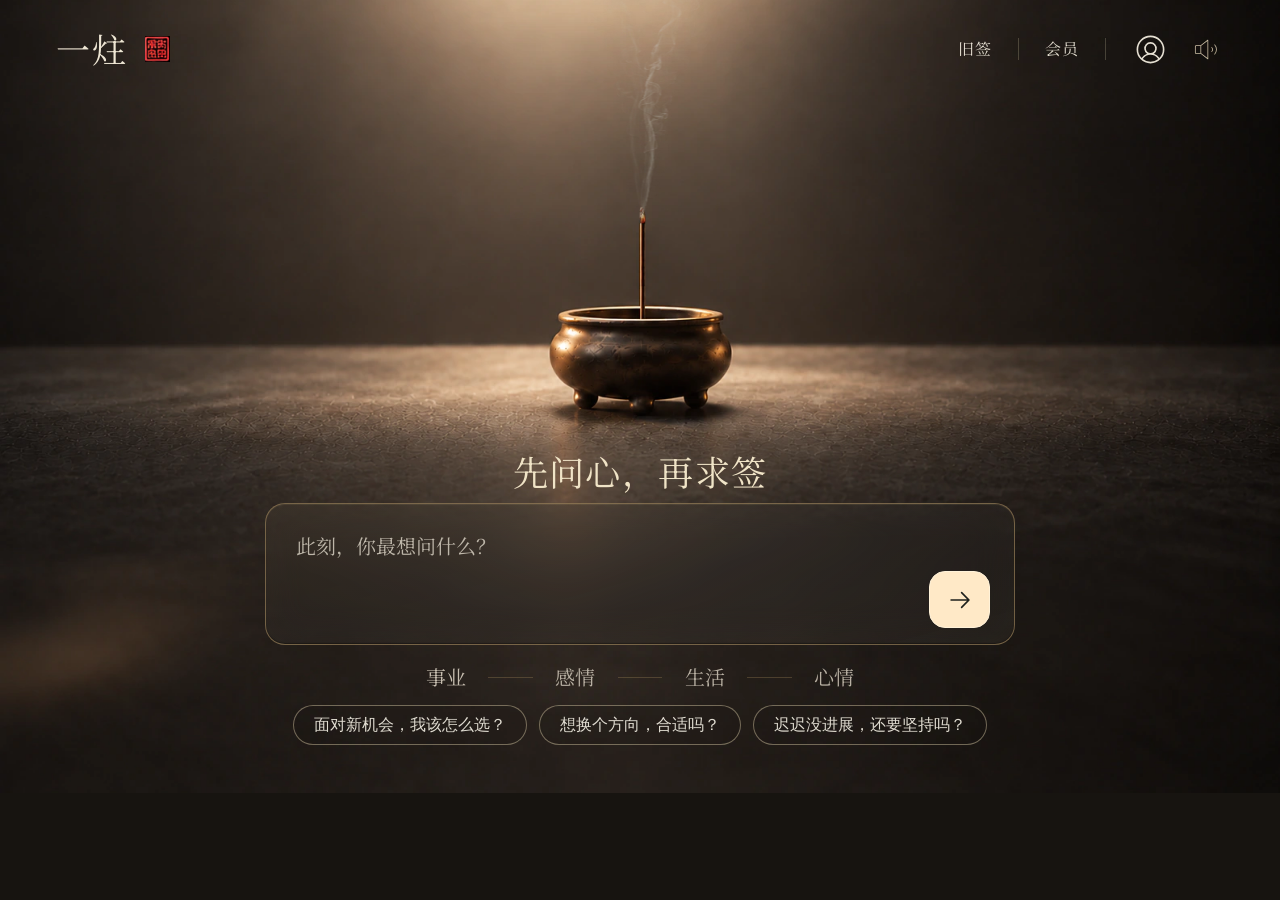
<file: index.html>
<!doctype html>
<html lang="zh-CN">
  <head>
    <meta charset="UTF-8" />
    <meta name="viewport" content="width=device-width, initial-scale=1.0" />
    <meta name="theme-color" content="#10110e" />
    <meta name="description" content="先问心，再求签。一炷暗色仪式体验：写下心事、摇签、投筊与观心。" />
    <link rel="icon" type="image/png" href="/assets/dark-lot-v1/seal.png" />
    <link rel="preload" as="image" href="/assets/dark-lot-v1/home-toplight-neutral-q94-59194aa9ed.webp" />
    <title>一炷 2.0 · 片刻观心</title>
    <script type="module" crossorigin src="/assets/index-S7HxbHaY.js"></script>
    <link rel="stylesheet" crossorigin href="/assets/index-_rPAVNLU.css">
  </head>
  <body>
    <div id="root"><div id="entry-loading" role="status" style="position:fixed;inset:0;display:grid;place-content:center;text-align:center;background:#171410;color:#e9e1ce;font:16px/1.8 serif"><p id="entry-loading-text">正在点亮这一炷…</p><button id="entry-retry" hidden style="font:inherit;background:none;color:inherit;border:0;text-decoration:underline;min-height:44px" onclick="location.reload()">重新载入</button></div></div>
    <script>setTimeout(function(){var text=document.getElementById('entry-loading-text'),button=document.getElementById('entry-retry');if(text)text.textContent='连接较慢，请稍候，或重新载入。';if(button)button.hidden=false;},20000);</script>
    <noscript>请开启浏览器的 JavaScript 后体验一炷。</noscript>
  </body>
</html>
</file>
<file: assets/index-_rPAVNLU.css>
.app.is-toplight-home{--ink: #e9e1ce;--gold: #d9bf93;background:#171410;color:#eee6d4;color-scheme:dark;height:100dvh;min-height:0;overflow-y:auto}.app.is-toplight-home>:is(.temple-background,.scene-shade,.casting-background){display:none}.app.is-toplight-home .site-header{inset:27px 4.4% auto;height:44px;padding:0;border:0;background:transparent;color:#eee6d4}.app.is-toplight-home .brand{gap:17px;height:44px}.app.is-toplight-home .brand>span{font:400 34px/1.2 Songti SC,"Noto Serif SC",serif;letter-spacing:2px}.app.is-toplight-home .brand>img{width:25px;height:27px;object-fit:contain}.app.is-toplight-home .product-header-caption{display:none}.app.is-toplight-home .header-actions{gap:0;color:#e5dfd2}.app.is-toplight-home .header-link{font-size:16px;padding:0 26px;min-height:22px;line-height:22px;border-right:1px solid #a69d8055}.app.is-toplight-home .header-account{margin-left:27px;padding:0;min-height:44px}.app.is-toplight-home .header-account>span{display:none}.app.is-toplight-home .header-account>svg{width:35px;height:35px}.app.is-toplight-home .sound-toggle{margin-left:20px;flex-shrink:0}.app.is-toplight-home button:hover{color:#fff2d8}.app.is-toplight-home :is(button,textarea):focus-visible{outline:1px solid #d3b788;outline-offset:5px}.toplight-home{--scene-width: max(100vw, 1080px);position:relative;min-height:100%;isolation:isolate;overflow:clip}.toplight-scene{position:absolute;top:-8px;left:50%;width:var(--scene-width);aspect-ratio:1586 / 992;transform:translate(-50%);z-index:-1;pointer-events:none}.toplight-plate{position:absolute;top:0;right:0;bottom:0;left:0;display:block;width:100%;height:100%;object-fit:fill;-webkit-user-select:none;user-select:none}.toplight-warm{opacity:0;will-change:opacity}.toplight-smoke{position:absolute;left:50.1892%;top:28.0242%;width:15.5%;height:43.1%;transform:translate(-50%,-100%);pointer-events:none}.toplight-smoke:not(.toplight-smoke-fallback){width:46.5%}.toplight-smoke-fallback{object-fit:fill;transform-origin:50% 100%;opacity:0}.toplight-ember{position:absolute;left:50.1892%;top:28.0242%;width:.7%;height:2%;transform:translate(-50%,-55%);object-fit:contain;opacity:.6}.toplight-content{position:relative;width:min(750px,68vw);margin:0 auto;padding-top:calc(var(--scene-width) * .35);padding-bottom:clamp(48px,7vh,88px)}.toplight-content h1{margin:0 0 10px;text-align:center;color:#f0e4c7;font:400 clamp(30px,2.75vw,44px)/1.28 "Songti SC","Noto Serif SC",serif;letter-spacing:.04em}.toplight-composer{--bronze-x: 50%;--bronze-y: 0px;--bronze-light: 0;--bronze-press: 0;position:relative;isolation:isolate;width:100%;height:142px;padding:25px 30px;background:linear-gradient(165deg,#65502d1c,#211b1312 54%,#9374490b),#77787216;-webkit-backdrop-filter:blur(18px) brightness(.9);backdrop-filter:blur(18px) brightness(.9);border:1px solid #a58b6099;border-radius:20px;box-shadow:inset 0 1px 1px #ffe3a116,inset 0 -1px 1px #0005;transition:border-color .2s}.toplight-composer:focus-within{border-color:#c3ad7f}.toplight-bronze-rim{position:absolute;top:-1px;right:-1px;bottom:-1px;left:-1px;border-radius:inherit;pointer-events:none;-webkit-user-select:none;user-select:none;opacity:var(--bronze-light)}.toplight-bronze-rim{z-index:1;padding:1.25px;background:radial-gradient(circle 86px at var(--bronze-x) var(--bronze-y),#f1d9a9,#d2b273b3 23%,#c2a06400 100%);-webkit-mask:linear-gradient(#fff 0 0) content-box,linear-gradient(#fff 0 0);-webkit-mask-composite:xor;mask:linear-gradient(#fff 0 0) content-box,linear-gradient(#fff 0 0);mask-composite:exclude}.toplight-bronze-rim:after{content:"";position:absolute;top:0;right:0;bottom:0;left:0;background:radial-gradient(circle 96px at var(--bronze-x) var(--bronze-y),#f6ba64,#d2b27380 25%,transparent 100%);opacity:var(--bronze-press)}.toplight-composer textarea{display:block;width:100%;height:90px;padding:0 70px 0 0;resize:none;border:0;outline:none;border-radius:0;background:transparent;color:#eee6d4;caret-color:#efd6ab;font:400 20px/1.65 Songti SC,"Noto Serif SC",serif}.toplight-composer textarea::placeholder{color:#bdb6a9;opacity:1}.app.is-toplight-home .toplight-composer textarea:focus-visible{outline:none}.toplight-send{position:absolute;right:24px;bottom:16px;display:grid;place-items:center;width:61px;height:57px;background:#ffe9c7;color:#1f211c;border:1px solid #fff2d9;border-radius:16px;transition:background .2s,transform .2s}.app.is-toplight-home .toplight-send:hover{background:#fff1d9;color:#151712;transform:translateY(-1px)}.toplight-feedback{position:absolute;left:0;right:0;top:calc(100% + 4px);padding-inline:8px;text-align:center;font:12px/1.5 system-ui,sans-serif;color:#e6ba93}.toplight-topics{--topic-gap: clamp(48px, 7vw, 96px);display:flex;align-items:center;justify-content:center;margin:12px auto 8px;height:40px;gap:var(--topic-gap)}.toplight-composer:has(textarea[aria-invalid=true])+.toplight-topics{margin-top:30px}.app.is-toplight-home .toplight-topics button{position:relative;min-height:40px;color:#b8b0a3;font:400 20px/1.5 Songti SC,"Noto Serif SC",serif;white-space:nowrap;transition:color .18s}.app.is-toplight-home .toplight-topics button:hover,.app.is-toplight-home .toplight-topics button[aria-pressed=true]{color:#c7beb0}.toplight-topics button+button:before{content:"";position:absolute;width:calc(var(--topic-gap) * .5);height:1px;background:#b69a6348;left:calc(var(--topic-gap) * -.75);top:50%}.toplight-prompts{display:flex;align-items:center;justify-content:center;flex-wrap:wrap;gap:12px}.toplight-prompts button{min-height:39px;padding:7px 20px;border:1px solid #c0b39387;border-radius:999px;color:#e0dcd1;font:16px/1.5 system-ui,PingFang SC,sans-serif;white-space:nowrap;background:#11110e14;transition:background .2s,border-color .2s}.toplight-prompts button:hover,.toplight-prompts button[aria-pressed=true]{background:#ddc39812;border-color:#d0ba8c}@media(min-width:1700px){.toplight-content{width:47.5vw}.toplight-composer{height:9vw}.toplight-content h1{font-size:2.75vw}}@media(max-width:1100px)and (min-width:701px){.toplight-content{width:72vw}.toplight-prompts{gap:9px}.toplight-prompts button{font-size:14px;padding-inline:14px}}@media(max-height:820px)and (min-width:701px){.toplight-content{padding-top:calc(var(--scene-width) * .329);padding-bottom:32px}.toplight-content h1{font-size:32px;margin-bottom:8px}.toplight-composer{height:112px;padding:20px 24px;border-radius:18px}.toplight-composer textarea{height:70px;font-size:18px;padding-right:55px}.toplight-send{width:46px;height:44px;right:18px;bottom:14px;border-radius:12px}.toplight-send svg{width:23px;height:23px}.toplight-topics{height:32px;margin:8px auto 6px}.app.is-toplight-home .toplight-topics button{font-size:18px;min-height:32px}.toplight-prompts{gap:12px}.toplight-prompts button{font-size:12px;min-height:32px;padding:6px 16px}}@media(max-width:700px){.toplight-home{--scene-width: 1000px}.toplight-scene{-webkit-mask-image:linear-gradient(#000 62%,transparent 100%);mask-image:linear-gradient(#000 62%,transparent 100%)}.app.is-toplight-home .site-header{inset:20px 24px auto;height:36px}.app.is-toplight-home .brand{gap:10px}.app.is-toplight-home .brand>span{font-size:28px}.app.is-toplight-home .brand>img{width:20px;height:22px}.app.is-toplight-home .header-link{font-size:13px;font-weight:500;color:#f2e9d7;padding-inline:14px;line-height:18px;min-height:18px}.app.is-toplight-home .header-account{margin-left:16px}.app.is-toplight-home .header-account>svg{width:29px;height:29px}.app.is-toplight-home .sound-toggle{margin-left:10px}.toplight-content{width:auto;margin-inline:clamp(28px,5.5vw,44px);padding-top:352px;padding-bottom:56px}.toplight-content h1{font-size:28px;line-height:1.4;margin-bottom:14px;letter-spacing:.025em}.toplight-composer{height:150px;border-radius:18px;padding:19px 21px}.toplight-composer textarea{font-size:16px;line-height:1.7;height:110px;padding-right:45px}.toplight-send{width:45px;height:44px;right:16px;bottom:15px;border-radius:12px}.toplight-send svg{width:23px;height:23px}.toplight-topics{--topic-gap: clamp(24px, 9vw, 48px);height:42px;margin:16px auto 9px}.app.is-toplight-home .toplight-topics button{font-size:18px;min-height:42px}.toplight-prompts{gap:9px}.toplight-prompts button{font-size:12px;min-height:37px;padding:8px 14px}}@media(max-width:360px){.toplight-home{--scene-width: 880px}.toplight-content{padding-top:312px;margin-inline:24px}.toplight-content h1{font-size:27px}.app.is-toplight-home .site-header{left:18px;right:18px}.app.is-toplight-home .header-link{padding-inline:10px}.toplight-topics{--topic-gap: 24px}}@media(prefers-reduced-motion:reduce){.toplight-home *{transition:none!important}.app.is-toplight-home .toplight-send:hover{transform:none}.toplight-bronze-rim{display:none}}.toplight-composer{transform:translateY(var(--keyboard-shift,0px));transition:transform .22s cubic-bezier(.2,.7,.2,1),border-color .2s}.toplight-composer[data-keyboard-lifted=true]{z-index:15;height:var(--keyboard-form-height);background-color:#33291ff2}.toplight-composer[data-keyboard-lifted=true] textarea{height:100%}@media(prefers-reduced-motion:reduce){.toplight-composer{transition:none}}.dark-experience>.gold-dust-layer{position:fixed;top:0;right:0;bottom:0;left:0;width:100%;height:100%;z-index:6;opacity:.7;pointer-events:none;-webkit-user-select:none;user-select:none}@media(prefers-reduced-motion:reduce){.dark-experience>.gold-dust-layer{visibility:hidden}}@font-face{font-family:"Noto Serif SC";font-style:normal;font-display:swap;font-weight:400;src:url([data-uri]) format("woff2"),url([data-uri]) format("woff");unicode-range:U+1f1e9-1f1f5,U+1f1f7-1f1ff,U+1f21a,U+1f232,U+1f234-1f237,U+1f250-1f251,U+1f300,U+1f302-1f308,U+1f30a-1f311,U+1f315,U+1f319-1f320,U+1f324,U+1f327,U+1f32a,U+1f32c-1f32d,U+1f330-1f357,U+1f359-1f37e}@font-face{font-family:"Noto Serif SC";font-style:normal;font-display:swap;font-weight:400;src:url(/assets/noto-serif-sc-5-400-normal-CK3rtlrp.woff2) format("woff2"),url(/assets/noto-serif-sc-5-400-normal-CF6r5Usd.woff) format("woff");unicode-range:U+fee3,U+fef3,U+ff03-ff04,U+ff07,U+ff0a,U+ff17-ff19,U+ff1c-ff1d,U+ff20-ff3a,U+ff3c,U+ff3e-ff5b,U+ff5d,U+ff61-ff65,U+ff67-ff6a,U+ff6c,U+ff6f-ff78,U+ff7a-ff7d,U+ff80-ff84,U+ff86,U+ff89-ff8e,U+ff92,U+ff97-ff9b,U+ff9d-ff9f,U+ffe0-ffe4,U+ffe6,U+ffe9,U+ffeb,U+ffed,U+fffc,U+1f004,U+1f170-1f171,U+1f192-1f195,U+1f198-1f19a,U+1f1e6-1f1e8}@font-face{font-family:"Noto Serif SC";font-style:normal;font-display:swap;font-weight:400;src:url(/assets/noto-serif-sc-6-400-normal-DeDrdmIV.woff2) format("woff2"),url(/assets/noto-serif-sc-6-400-normal-XPf46RJm.woff) format("woff");unicode-range:U+f0a7,U+f0b2,U+f0b7,U+f0c9,U+f0d8,U+f0da,U+f0dc-f0dd,U+f0e0,U+f0e6,U+f0eb,U+f0fc,U+f101,U+f104-f105,U+f107,U+f10b,U+f11b,U+f14b,U+f18a,U+f193,U+f1d6-f1d7,U+f244,U+f27a,U+f296,U+f2ae,U+f471,U+f4b3,U+f610-f611,U+f880-f881,U+f8ec,U+f8f5,U+f8ff,U+f901,U+f90a,U+f92c-f92d,U+f934,U+f937,U+f941,U+f965,U+f967,U+f969,U+f96b,U+f96f,U+f974,U+f978-f979,U+f97e,U+f981,U+f98a,U+f98e,U+f997,U+f99c,U+f9b2,U+f9b5,U+f9ba,U+f9be,U+f9ca,U+f9d0-f9d1,U+f9dd,U+f9e0-f9e1,U+f9e4,U+f9f7,U+fa00-fa01,U+fa08,U+fa0a,U+fa11,U+fb01-fb02,U+fdfc,U+fe0e,U+fe30-fe31,U+fe33-fe44,U+fe49-fe52,U+fe54-fe57,U+fe59-fe66,U+fe68-fe6b,U+fe8e,U+fe92-fe93,U+feae,U+feb8,U+fecb-fecc,U+fee0}@font-face{font-family:"Noto Serif SC";font-style:normal;font-display:swap;font-weight:400;src:url(/assets/noto-serif-sc-21-400-normal-JNqf8ldM.woff2) format("woff2"),url(/assets/noto-serif-sc-21-400-normal-Cfh6gCBv.woff) format("woff");unicode-range:U+9f83,U+9f85-9f8d,U+9f90-9f91,U+9f94-9f96,U+9f98,U+9f9b-9f9c,U+9f9e,U+9fa0,U+9fa2,U+9ff0-9fff,U+a001,U+a007,U+a025,U+a046-a047,U+a057,U+a072,U+a078-a079,U+a083,U+a085,U+a100,U+a118,U+a132,U+a134,U+a1f4,U+a242,U+a4a6,U+a4aa,U+a4b0-a4b1,U+a4b3,U+a9c1-a9c2,U+ac00-ac01,U+ac04,U+ac08,U+ac10-ac11,U+ac13-ac16,U+ac19,U+ac1c-ac1d,U+ac24,U+ac70-ac71,U+ac74,U+ac77-ac78,U+ac80-ac81,U+ac83,U+ac8c,U+ac90,U+ac9f-aca0,U+aca8-aca9,U+acac,U+acb0,U+acbd,U+acc1,U+acc4,U+ace0-ace1,U+ace4,U+ace8,U+acf3,U+acf5,U+acfc-acfd,U+ad00,U+ad0c,U+ad11,U+ad1c,U+ad34,U+ad50,U+ad64,U+ad6c,U+ad70,U+ad74,U+ad7f,U+ad81,U+ad8c,U+adc0,U+adc8,U+addc,U+ade0,U+adf8-adf9,U+adfc,U+ae00,U+ae08-ae09,U+ae0b,U+ae30,U+ae34,U+ae38,U+ae40,U+ae4a,U+ae4c,U+ae54,U+ae68,U+aebc,U+aed8,U+af2c-af2d}@font-face{font-family:"Noto Serif SC";font-style:normal;font-display:swap;font-weight:400;src:url(/assets/noto-serif-sc-22-400-normal-BA2TjkoN.woff2) format("woff2"),url(/assets/noto-serif-sc-22-400-normal-Gc-YLahM.woff) format("woff");unicode-range:U+9e30-9e33,U+9e35-9e3b,U+9e3e,U+9e40-9e44,U+9e46-9e4e,U+9e51,U+9e53,U+9e55-9e58,U+9e5a-9e5c,U+9e5e-9e63,U+9e66-9e6e,U+9e71,U+9e73,U+9e75,U+9e78-9e79,U+9e7c-9e7e,U+9e82,U+9e86-9e88,U+9e8b-9e8c,U+9e90-9e91,U+9e93,U+9e95,U+9e97,U+9e9d,U+9ea4-9ea5,U+9ea9-9eaa,U+9eb4-9eb5,U+9eb8-9eba,U+9ebc-9ebf,U+9ec3,U+9ec9,U+9ecd,U+9ed0,U+9ed2-9ed3,U+9ed5-9ed6,U+9ed9,U+9edc-9edd,U+9edf-9ee0,U+9ee2,U+9ee5,U+9ee7-9eea,U+9eef,U+9ef1,U+9ef3-9ef4,U+9ef6,U+9ef9,U+9efb-9efc,U+9efe,U+9f0b,U+9f0d,U+9f10,U+9f14,U+9f17,U+9f19,U+9f22,U+9f29,U+9f2c,U+9f2f,U+9f31,U+9f37,U+9f39,U+9f3d-9f3e,U+9f41,U+9f4a-9f4b,U+9f51-9f52,U+9f61-9f63,U+9f66-9f67,U+9f80-9f81}@font-face{font-family:"Noto Serif SC";font-style:normal;font-display:swap;font-weight:400;src:url(/assets/noto-serif-sc-23-400-normal-CAhTnGkw.woff2) format("woff2"),url(/assets/noto-serif-sc-23-400-normal-Bhjx5-IU.woff) format("woff");unicode-range:U+9c82-9c83,U+9c85-9c8c,U+9c8e-9c92,U+9c94-9c9b,U+9c9e-9ca3,U+9ca5-9ca7,U+9ca9,U+9cab,U+9cad-9cae,U+9cb1-9cb7,U+9cb9-9cbd,U+9cbf-9cc0,U+9cc3,U+9cc5-9cc7,U+9cc9-9cd1,U+9cd3-9cda,U+9cdc-9cdd,U+9cdf,U+9ce1-9ce3,U+9ce5,U+9ce9,U+9cee-9cef,U+9cf3-9cf4,U+9cf6,U+9cfc-9cfd,U+9d02,U+9d08-9d09,U+9d12,U+9d1b,U+9d1e,U+9d26,U+9d28,U+9d37,U+9d3b,U+9d3f,U+9d51,U+9d59,U+9d5c-9d5d,U+9d5f-9d61,U+9d6c,U+9d70,U+9d72,U+9d7a,U+9d7e,U+9d84,U+9d89,U+9d8f,U+9d92,U+9daf,U+9db4,U+9db8,U+9dbc,U+9dc4,U+9dc7,U+9dc9,U+9dd7,U+9ddf,U+9df2,U+9df9-9dfa,U+9e0a,U+9e11,U+9e1a,U+9e1e,U+9e20,U+9e22,U+9e28-9e2c,U+9e2e-9e2f}@font-face{font-family:"Noto Serif SC";font-style:normal;font-display:swap;font-weight:400;src:url(/assets/noto-serif-sc-24-400-normal-DWWywIBv.woff2) format("woff2"),url(/assets/noto-serif-sc-24-400-normal-DcjzhRQn.woff) format("woff");unicode-range:U+9a80,U+9a83,U+9a85,U+9a88-9a8a,U+9a8d-9a8e,U+9a90,U+9a92-9a93,U+9a95-9a96,U+9a98-9a99,U+9a9b-9aa2,U+9aa5,U+9aa7,U+9aaf-9ab1,U+9ab5-9ab6,U+9ab9-9aba,U+9ac0-9ac4,U+9ac8,U+9acb-9acc,U+9ace-9acf,U+9ad1-9ad2,U+9ad9,U+9adf,U+9ae1,U+9ae3,U+9aea-9aeb,U+9aed-9aef,U+9af4,U+9af9,U+9afb,U+9b03-9b04,U+9b06,U+9b08,U+9b0d,U+9b0f-9b10,U+9b13,U+9b18,U+9b1a,U+9b1f,U+9b22-9b23,U+9b25,U+9b27-9b28,U+9b2a,U+9b2f,U+9b31-9b32,U+9b3b,U+9b43,U+9b46-9b49,U+9b4d-9b4e,U+9b51,U+9b56,U+9b58,U+9b5a,U+9b5c,U+9b5f,U+9b61-9b62,U+9b6f,U+9b77,U+9b80,U+9b88,U+9b8b,U+9b8e,U+9b91,U+9b9f-9ba0,U+9ba8,U+9baa-9bab,U+9bad-9bae,U+9bb0-9bb1,U+9bb8,U+9bc9-9bca,U+9bd3,U+9bd6,U+9bdb,U+9be8,U+9bf0-9bf1,U+9c02,U+9c10,U+9c15,U+9c24,U+9c2d,U+9c32,U+9c39,U+9c3b,U+9c40,U+9c47-9c49,U+9c53,U+9c57,U+9c64,U+9c72,U+9c77-9c78,U+9c7b,U+9c7f-9c80}@font-face{font-family:"Noto Serif SC";font-style:normal;font-display:swap;font-weight:400;src:url(/assets/noto-serif-sc-25-400-normal-aJ-D48u6.woff2) format("woff2"),url(/assets/noto-serif-sc-25-400-normal-aerp2ldR.woff) format("woff");unicode-range:U+98dd,U+98e1-98e2,U+98e7-98ea,U+98ec,U+98ee-98ef,U+98f2,U+98f4,U+98fc-98fe,U+9903,U+9905,U+9908,U+990a,U+990c-990d,U+9913-9914,U+9918,U+991a-991b,U+991e,U+9921,U+9928,U+992c,U+992e,U+9935,U+9938-9939,U+993d-993e,U+9945,U+994b-994c,U+9951-9952,U+9954-9955,U+9957,U+995e,U+9963,U+9966-9969,U+996b-996c,U+996f,U+9974-9975,U+9977-9979,U+997d-997e,U+9980-9981,U+9983-9984,U+9987,U+998a-998b,U+998d-9991,U+9993-9995,U+9997-9998,U+99a5,U+99ab,U+99ad-99ae,U+99b1,U+99b3-99b4,U+99bc,U+99bf,U+99c1,U+99c3-99c6,U+99cc,U+99d0,U+99d2,U+99d5,U+99db,U+99dd,U+99e1,U+99ed,U+99f1,U+99ff,U+9a01,U+9a03-9a04,U+9a0e-9a0f,U+9a11-9a13,U+9a19,U+9a1b,U+9a28,U+9a2b,U+9a30,U+9a32,U+9a37,U+9a40,U+9a45,U+9a4a,U+9a4d-9a4e,U+9a52,U+9a55,U+9a57,U+9a5a-9a5b,U+9a5f,U+9a62,U+9a65,U+9a69,U+9a6b,U+9a6e,U+9a75,U+9a77-9a7a,U+9a7d}@font-face{font-family:"Noto Serif SC";font-style:normal;font-display:swap;font-weight:400;src:url(/assets/noto-serif-sc-26-400-normal-BSzuGlng.woff2) format("woff2"),url(/assets/noto-serif-sc-26-400-normal-D9_XIXqz.woff) format("woff");unicode-range:U+975b-975c,U+9763,U+9765-9766,U+976c-976d,U+9773,U+9776,U+977a,U+977c,U+9784-9785,U+978e-978f,U+9791-9792,U+9794-9795,U+9798,U+979a,U+979e,U+97a3,U+97a5-97a6,U+97a8,U+97ab-97ac,U+97ae-97af,U+97b2,U+97b4,U+97c6,U+97cb-97cc,U+97d3,U+97d8,U+97dc,U+97e1,U+97ea-97eb,U+97ee,U+97fb,U+97fe-97ff,U+9801-9803,U+9805-9806,U+9808,U+980c,U+9810-9814,U+9817-9818,U+981e,U+9820-9821,U+9824,U+9828,U+982b-982d,U+9830,U+9834,U+9838-9839,U+983c,U+9846,U+984d-984f,U+9851-9852,U+9854-9855,U+9857-9858,U+985a-985b,U+9862-9863,U+9865,U+9867,U+986b,U+986f-9871,U+9877-9878,U+987c,U+9880,U+9883,U+9885,U+9889,U+988b-988f,U+9893-9895,U+9899-989b,U+989e-989f,U+98a1-98a2,U+98a5-98a7,U+98a9,U+98af,U+98b1,U+98b6,U+98ba,U+98be,U+98c3-98c4,U+98c6-98c8,U+98cf-98d6,U+98da-98db}@font-face{font-family:"Noto Serif SC";font-style:normal;font-display:swap;font-weight:400;src:url(/assets/noto-serif-sc-27-400-normal-Y6AvStvM.woff2) format("woff2"),url(/assets/noto-serif-sc-27-400-normal-YG7jerKC.woff) format("woff");unicode-range:U+95c4-95ca,U+95cc-95cd,U+95d4-95d6,U+95d8,U+95e1-95e2,U+95e9,U+95f0-95f1,U+95f3,U+95f6,U+95fc,U+95fe-95ff,U+9602-9604,U+9606-960d,U+960f,U+9611-9613,U+9615-9617,U+9619-961b,U+961d,U+9621,U+9628,U+962f,U+963c-963e,U+9641-9642,U+9649,U+9654,U+965b-965f,U+9661,U+9663,U+9665,U+9667-9668,U+966c,U+9670,U+9672-9674,U+9678,U+967a,U+967d,U+9682,U+9685,U+9688,U+968a,U+968d-968e,U+9695,U+9697-9698,U+969e,U+96a0,U+96a3-96a4,U+96a8,U+96aa,U+96b0-96b1,U+96b3-96b4,U+96b7-96b9,U+96bb-96bd,U+96c9,U+96cb,U+96ce,U+96d1-96d2,U+96d6,U+96d9,U+96db-96dc,U+96de,U+96e0,U+96e3,U+96e9,U+96eb,U+96f0-96f2,U+96f9,U+96ff,U+9701-9702,U+9705,U+9708,U+970a,U+970e-970f,U+9711,U+9719,U+9727,U+972a,U+972d,U+9730,U+973d,U+9742,U+9744,U+9748-9749,U+9750-9751,U+975a}@font-face{font-family:"Noto Serif SC";font-style:normal;font-display:swap;font-weight:400;src:url(/assets/noto-serif-sc-28-400-normal-CKZqodJm.woff2) format("woff2"),url(/assets/noto-serif-sc-28-400-normal-CP0gfG9m.woff) format("woff");unicode-range:U+94f5,U+94f7,U+94f9,U+94fb-94fd,U+94ff,U+9503-9504,U+9506-9507,U+9509-950a,U+950d-950f,U+9511-9518,U+951a-9520,U+9522,U+9528-952d,U+9530-953a,U+953c-953f,U+9543-9546,U+9548-9550,U+9552-9555,U+9557-955b,U+955d-9568,U+956a-956d,U+9570-9574,U+9583,U+9586,U+9589,U+958e-958f,U+9591-9592,U+9594,U+9598-9599,U+959e-95a0,U+95a2-95a6,U+95a8-95b2,U+95b4,U+95b8-95c3}@font-face{font-family:"Noto Serif SC";font-style:normal;font-display:swap;font-weight:400;src:url(/assets/noto-serif-sc-29-400-normal-lQml1r-l.woff2) format("woff2"),url(/assets/noto-serif-sc-29-400-normal-71QTonIa.woff) format("woff");unicode-range:U+941c-942b,U+942d-942e,U+9432-9433,U+9435,U+9438,U+943a,U+943e,U+9444,U+944a,U+9451-9452,U+945a,U+9462-9463,U+9465,U+9470-9487,U+948a-9492,U+9494-9498,U+949a,U+949c-949d,U+94a1,U+94a3-94a4,U+94a8,U+94aa-94ad,U+94af,U+94b2,U+94b4-94ba,U+94bc-94c0,U+94c4,U+94c6-94db,U+94de-94ec,U+94ee-94f1,U+94f3}@font-face{font-family:"Noto Serif SC";font-style:normal;font-display:swap;font-weight:400;src:url(/assets/noto-serif-sc-30-400-normal-O7SnWSLf.woff2) format("woff2"),url(/assets/noto-serif-sc-30-400-normal-C-R-n1F4.woff) format("woff");unicode-range:U+92ec-92ed,U+92f0,U+92f3,U+92f8,U+92fc,U+9304,U+9306,U+9310,U+9312,U+9315,U+9318,U+931a,U+931e,U+9320-9322,U+9324,U+9326-9329,U+932b-932c,U+932f,U+9331-9332,U+9335-9336,U+933e,U+9340-9341,U+934a-9360,U+9362-9363,U+9365-936b,U+936e,U+9375,U+937e,U+9382,U+938a,U+938c,U+938f,U+9393-9394,U+9396-9397,U+939a,U+93a2,U+93a7,U+93ac-93cd,U+93d0-93d1,U+93d6-93d8,U+93de-93df,U+93e1-93e2,U+93e4,U+93f8,U+93fb,U+93fd,U+940e-941a}@font-face{font-family:"Noto Serif SC";font-style:normal;font-display:swap;font-weight:400;src:url(/assets/noto-serif-sc-31-400-normal-BnWU33m3.woff2) format("woff2"),url(/assets/noto-serif-sc-31-400-normal-CcCxQ-ZV.woff) format("woff");unicode-range:U+9163-9164,U+9169,U+9170,U+9172,U+9174,U+9179-917a,U+917d-917e,U+9182-9183,U+9185,U+918c-918d,U+9190-9191,U+919a,U+919c,U+91a1-91a4,U+91a8,U+91aa-91af,U+91b4-91b5,U+91b8,U+91ba,U+91be,U+91c0-91c1,U+91c6,U+91c8,U+91cb,U+91d0,U+91d2,U+91d7-91d8,U+91dd,U+91e3,U+91e6-91e7,U+91ed,U+91f0,U+91f5,U+91f9,U+9200,U+9205,U+9207-920a,U+920d-920e,U+9210,U+9214-9215,U+921c,U+921e,U+9221,U+9223-9227,U+9229-922a,U+922d,U+9234-9235,U+9237,U+9239-923a,U+923c-9240,U+9244-9246,U+9249,U+924e-924f,U+9251,U+9253,U+9257,U+925b,U+925e,U+9262,U+9264-9266,U+9268,U+926c,U+926f,U+9271,U+927b,U+927e,U+9280,U+9283,U+9285-928a,U+928e,U+9291,U+9293,U+9296,U+9298,U+929c-929d,U+92a8,U+92ab-92ae,U+92b3,U+92b6-92b7,U+92b9,U+92c1,U+92c5-92c6,U+92c8,U+92cc,U+92d0,U+92d2,U+92e4,U+92ea}@font-face{font-family:"Noto Serif SC";font-style:normal;font-display:swap;font-weight:400;src:url(/assets/noto-serif-sc-32-400-normal-CO8YV2jx.woff2) format("woff2"),url(/assets/noto-serif-sc-32-400-normal-DAUiD5kd.woff) format("woff");unicode-range:U+9004,U+900b,U+9011,U+9015-9016,U+901e,U+9021,U+9026,U+902d,U+902f,U+9031,U+9035-9036,U+9039-903a,U+9041,U+9044-9046,U+904a,U+904f-9052,U+9054-9055,U+9058-9059,U+905b-905e,U+9060-9062,U+9068-9069,U+906f,U+9072,U+9074,U+9076-907a,U+907c-907d,U+9081,U+9083,U+9085,U+9087-908b,U+908f,U+9095,U+9097,U+9099-909b,U+909d,U+90a0-90a1,U+90a8-90a9,U+90ac,U+90b0,U+90b2-90b4,U+90b6,U+90b8,U+90ba,U+90bd-90be,U+90c3-90c5,U+90c7-90c8,U+90cf-90d0,U+90d3,U+90d5,U+90d7,U+90da-90dc,U+90de,U+90e2,U+90e4,U+90e6-90e7,U+90ea-90eb,U+90ef,U+90f4-90f5,U+90f7,U+90fe-9100,U+9104,U+9109,U+910c,U+9112,U+9114-9115,U+9118,U+911c,U+911e,U+9120,U+9122-9123,U+9127,U+912d,U+912f-9132,U+9139-913a,U+9143,U+9146,U+9149-914a,U+914c,U+914e-9150,U+9154,U+9157,U+915a,U+915d-915e,U+9161-9162}@font-face{font-family:"Noto Serif SC";font-style:normal;font-display:swap;font-weight:400;src:url(/assets/noto-serif-sc-33-400-normal-D957xGZn.woff2) format("woff2"),url(/assets/noto-serif-sc-33-400-normal-D_CzfcJD.woff) format("woff");unicode-range:U+8e41-8e42,U+8e47,U+8e49-8e4b,U+8e50-8e53,U+8e59-8e5a,U+8e5f-8e60,U+8e64,U+8e69,U+8e6c,U+8e70,U+8e74,U+8e76,U+8e7a-8e7c,U+8e7f,U+8e84-8e85,U+8e87,U+8e89,U+8e8b,U+8e8d,U+8e8f-8e90,U+8e94,U+8e99,U+8e9c,U+8e9e,U+8eaa,U+8eac,U+8eb0,U+8eb6,U+8ec0,U+8ec6,U+8eca-8ece,U+8ed2,U+8eda,U+8edf,U+8ee2,U+8eeb,U+8ef8,U+8efb-8efe,U+8f03,U+8f09,U+8f0b,U+8f12-8f15,U+8f1b,U+8f1d,U+8f1f,U+8f29-8f2a,U+8f2f,U+8f36,U+8f38,U+8f3b,U+8f3e-8f3f,U+8f44-8f45,U+8f49,U+8f4d-8f4e,U+8f5f,U+8f6b,U+8f6d,U+8f71-8f73,U+8f75-8f76,U+8f78-8f7a,U+8f7c,U+8f7e,U+8f81-8f82,U+8f84,U+8f87,U+8f8a-8f8b,U+8f8d-8f8f,U+8f94-8f95,U+8f97-8f9a,U+8fa6,U+8fad-8faf,U+8fb2,U+8fb5-8fb7,U+8fba-8fbc,U+8fbf,U+8fc2,U+8fcb,U+8fcd,U+8fd3,U+8fd5,U+8fd7,U+8fda,U+8fe2-8fe5,U+8fe8-8fe9,U+8fee,U+8ff3-8ff4,U+8ff8,U+8ffa}@font-face{font-family:"Noto Serif SC";font-style:normal;font-display:swap;font-weight:400;src:url(/assets/noto-serif-sc-34-400-normal-D9Gw4Yxs.woff2) format("woff2"),url(/assets/noto-serif-sc-34-400-normal-Bw6FYa8q.woff) format("woff");unicode-range:U+8cbd,U+8cbf-8cc4,U+8cc7-8cc8,U+8cca,U+8ccd,U+8cd1,U+8cd3,U+8cdb-8cdc,U+8cde,U+8ce0,U+8ce2-8ce4,U+8ce6-8ce8,U+8cea,U+8ced,U+8cf4,U+8cf8,U+8cfa,U+8cfc-8cfd,U+8d04-8d05,U+8d07-8d08,U+8d0a,U+8d0d,U+8d0f,U+8d13-8d14,U+8d16,U+8d1b,U+8d20,U+8d30,U+8d32-8d33,U+8d36,U+8d3b,U+8d3d,U+8d40,U+8d42-8d43,U+8d45-8d46,U+8d48-8d4a,U+8d4d,U+8d51,U+8d53,U+8d55,U+8d59,U+8d5c-8d5d,U+8d5f,U+8d61,U+8d66-8d67,U+8d6a,U+8d6d,U+8d71,U+8d73,U+8d84,U+8d90-8d91,U+8d94-8d95,U+8d99,U+8da8,U+8daf,U+8db1,U+8db5,U+8db8,U+8dba,U+8dbc,U+8dbf,U+8dc2,U+8dc4,U+8dc6,U+8dcb,U+8dce-8dcf,U+8dd6-8dd7,U+8dda-8ddb,U+8dde,U+8de1,U+8de3-8de4,U+8de9,U+8deb-8dec,U+8df0-8df1,U+8df6-8dfd,U+8e05,U+8e07,U+8e09-8e0a,U+8e0c,U+8e0e,U+8e10,U+8e14,U+8e1d-8e1f,U+8e23,U+8e26,U+8e2b-8e31,U+8e34-8e35,U+8e39-8e3a,U+8e3d,U+8e40}@font-face{font-family:"Noto Serif SC";font-style:normal;font-display:swap;font-weight:400;src:url(/assets/noto-serif-sc-35-400-normal-CzfTX1U2.woff2) format("woff2"),url(/assets/noto-serif-sc-35-400-normal-CaBXy4YI.woff) format("woff");unicode-range:U+8b80,U+8b83,U+8b8a,U+8b8c,U+8b90,U+8b93,U+8b99-8b9a,U+8ba0,U+8ba3,U+8ba5-8ba7,U+8baa-8bac,U+8bb4-8bb5,U+8bb7,U+8bb9,U+8bc2-8bc3,U+8bc5,U+8bcb-8bcc,U+8bce-8bd0,U+8bd2-8bd4,U+8bd6,U+8bd8-8bd9,U+8bdc,U+8bdf,U+8be3-8be4,U+8be7-8be9,U+8beb-8bec,U+8bee,U+8bf0,U+8bf2-8bf3,U+8bf6,U+8bf9,U+8bfc-8bfd,U+8bff-8c00,U+8c02,U+8c04,U+8c06-8c07,U+8c0c,U+8c0f,U+8c11-8c12,U+8c14-8c1b,U+8c1d-8c21,U+8c24-8c25,U+8c27,U+8c2a-8c2c,U+8c2e-8c30,U+8c32-8c36,U+8c3f,U+8c47-8c4c,U+8c4e-8c50,U+8c54-8c56,U+8c62,U+8c68,U+8c6c,U+8c73,U+8c78,U+8c7a,U+8c82,U+8c85,U+8c89-8c8a,U+8c8d-8c8e,U+8c90,U+8c93-8c94,U+8c98,U+8c9d-8c9e,U+8ca0-8ca2,U+8ca7-8cac,U+8caf-8cb0,U+8cb3-8cb4,U+8cb6-8cb9,U+8cbb-8cbc}@font-face{font-family:"Noto Serif SC";font-style:normal;font-display:swap;font-weight:400;src:url(/assets/noto-serif-sc-36-400-normal-DEHcJKlW.woff2) format("woff2"),url(/assets/noto-serif-sc-36-400-normal-DzIB99-Z.woff) format("woff");unicode-range:U+8a15-8a18,U+8a1a-8a1b,U+8a1d,U+8a1f,U+8a22-8a23,U+8a25,U+8a2b,U+8a2d,U+8a31,U+8a33-8a34,U+8a36-8a38,U+8a3a,U+8a3c,U+8a3e,U+8a40-8a41,U+8a46,U+8a48,U+8a50,U+8a52,U+8a54-8a55,U+8a58,U+8a5b,U+8a5d-8a63,U+8a66,U+8a69-8a6b,U+8a6d-8a6e,U+8a70,U+8a72-8a73,U+8a7a,U+8a85,U+8a87,U+8a8a,U+8a8c-8a8d,U+8a90-8a92,U+8a95,U+8a98,U+8aa0-8aa1,U+8aa3-8aa6,U+8aa8-8aa9,U+8aac-8aae,U+8ab0,U+8ab2,U+8ab8-8ab9,U+8abc,U+8abe-8abf,U+8ac7,U+8acf,U+8ad2,U+8ad6-8ad7,U+8adb-8adc,U+8adf,U+8ae1,U+8ae6-8ae8,U+8aeb,U+8aed-8aee,U+8af1,U+8af3-8af4,U+8af7-8af8,U+8afa,U+8afe,U+8b00-8b02,U+8b07,U+8b0a,U+8b0c,U+8b0e,U+8b10,U+8b17,U+8b19,U+8b1b,U+8b1d,U+8b20-8b21,U+8b26,U+8b28,U+8b2c,U+8b33,U+8b39,U+8b3e-8b3f,U+8b41,U+8b45,U+8b49,U+8b4c,U+8b4f,U+8b57-8b58,U+8b5a,U+8b5c,U+8b5e,U+8b60,U+8b6c,U+8b6f-8b70,U+8b72,U+8b74,U+8b77,U+8b7d}@font-face{font-family:"Noto Serif SC";font-style:normal;font-display:swap;font-weight:400;src:url(/assets/noto-serif-sc-37-400-normal-4EafqbAq.woff2) format("woff2"),url(/assets/noto-serif-sc-37-400-normal-CpHUExLk.woff) format("woff");unicode-range:U+8882,U+8884-8886,U+8888,U+888f,U+8892-8893,U+889b,U+88a2,U+88a4,U+88a6,U+88a8,U+88aa,U+88ae,U+88b1,U+88b4,U+88b7,U+88bc,U+88c0,U+88c6-88c9,U+88ce-88cf,U+88d1-88d3,U+88d8,U+88db-88dd,U+88df,U+88e1-88e3,U+88e5,U+88e8,U+88ec,U+88f0-88f1,U+88f3-88f4,U+88fc-88fe,U+8900,U+8902,U+8906-8907,U+8909-890c,U+8912-8915,U+8918-891b,U+8921,U+8925,U+892b,U+8930,U+8932,U+8934,U+8936,U+893b,U+893d,U+8941,U+894c,U+8955-8956,U+8959,U+895c,U+895e-8960,U+8966,U+896a,U+896c,U+896f-8970,U+8972,U+897b,U+897e,U+8980,U+8983,U+8985,U+8987-8988,U+898c,U+898f,U+8993,U+8997,U+899a,U+89a1,U+89a7,U+89a9-89aa,U+89b2-89b3,U+89b7,U+89c0,U+89c7,U+89ca-89cc,U+89ce-89d1,U+89d6,U+89da,U+89dc,U+89de,U+89e5,U+89e7,U+89eb,U+89ef,U+89f1,U+89f3-89f4,U+89f8,U+89ff,U+8a01-8a03,U+8a07-8a0a,U+8a0e-8a0f,U+8a13}@font-face{font-family:"Noto Serif SC";font-style:normal;font-display:swap;font-weight:400;src:url(/assets/noto-serif-sc-38-400-normal-LeDesBQa.woff2) format("woff2"),url(/assets/noto-serif-sc-38-400-normal-D1fvK1Lz.woff) format("woff");unicode-range:U+86f4,U+86f8-86f9,U+86fb,U+86fe,U+8703,U+8706-870a,U+870d,U+8711-8713,U+871a,U+871e,U+8722-8723,U+8725,U+8729,U+872e,U+8731,U+8734,U+8737,U+873a-873b,U+873e-8740,U+8742,U+8747-8748,U+8753,U+8755,U+8757-8758,U+875d,U+875f,U+8762-8766,U+8768,U+876e,U+8770,U+8772,U+8775,U+8778,U+877b-877e,U+8782,U+8785,U+8788,U+878b,U+8793,U+8797,U+879a,U+879e-87a0,U+87a2-87a3,U+87a8,U+87ab-87ad,U+87af,U+87b3,U+87b5,U+87bd,U+87c0,U+87c4,U+87c6,U+87ca-87cb,U+87d1-87d2,U+87db-87dc,U+87de,U+87e0,U+87e5,U+87ea,U+87ec,U+87ee,U+87f2-87f3,U+87fb,U+87fd-87fe,U+8802-8803,U+8805,U+880a-880b,U+880d,U+8813-8816,U+8819,U+881b,U+881f,U+8821,U+8823,U+8831-8832,U+8835-8836,U+8839,U+883b-883c,U+8844,U+8846,U+884a,U+884e,U+8852-8853,U+8855,U+8859,U+885b,U+885d-885e,U+8862,U+8864,U+8869-886a,U+886e-886f,U+8872,U+8879,U+887d-887f}@font-face{font-family:"Noto Serif SC";font-style:normal;font-display:swap;font-weight:400;src:url(/assets/noto-serif-sc-39-400-normal-DBlVs41-.woff2) format("woff2"),url(/assets/noto-serif-sc-39-400-normal-BJLDioMS.woff) format("woff");unicode-range:U+8548,U+854e,U+8553,U+8556-8557,U+8559,U+855e,U+8561,U+8564-8565,U+8568-856a,U+856d,U+856f-8570,U+8572,U+8576,U+8579-857b,U+8580,U+8585-8586,U+8588,U+858a,U+858f,U+8591,U+8594,U+8599,U+859c,U+85a2,U+85a4,U+85a6,U+85a8-85a9,U+85ab-85ac,U+85ae,U+85b7-85b9,U+85be,U+85c1,U+85c7,U+85cd,U+85d0,U+85d3,U+85d5,U+85dc-85dd,U+85df-85e0,U+85e5-85e6,U+85e8-85ea,U+85f4,U+85f9,U+85fe-85ff,U+8602,U+8605-8607,U+860a-860b,U+8616,U+8618,U+861a,U+8627,U+8629,U+862d,U+8638,U+863c,U+863f,U+864d,U+864f,U+8652-8655,U+865b-865c,U+865f,U+8662,U+8667,U+866c,U+866e,U+8671,U+8675,U+867a-867c,U+867f,U+868b,U+868d,U+8693,U+869c-869d,U+86a1,U+86a3-86a4,U+86a7-86a9,U+86ac,U+86af-86b1,U+86b4-86b6,U+86ba,U+86c0,U+86c4,U+86c6,U+86c9-86ca,U+86cd-86d1,U+86d4,U+86d8,U+86de-86df,U+86e4,U+86e6,U+86e9,U+86ed,U+86ef-86f3}@font-face{font-family:"Noto Serif SC";font-style:normal;font-display:swap;font-weight:400;src:url(/assets/noto-serif-sc-40-400-normal-BILW2C8W.woff2) format("woff2"),url(/assets/noto-serif-sc-40-400-normal-CX_rcE-F.woff) format("woff");unicode-range:U+83c5,U+83c8-83c9,U+83cb,U+83d1,U+83d3-83d6,U+83d8,U+83db,U+83dd,U+83df,U+83e1,U+83e5,U+83ea-83eb,U+83f0,U+83f4,U+83f8-83f9,U+83fb,U+83fd,U+83ff,U+8401,U+8406,U+840a-840b,U+840f,U+8411,U+8418,U+841c,U+8420,U+8422-8424,U+8426,U+8429,U+842c,U+8438-8439,U+843b-843c,U+843f,U+8446-8447,U+8449,U+844e,U+8451-8452,U+8456,U+8459-845a,U+845c,U+8462,U+8466,U+846d,U+846f-8470,U+8473,U+8476-8478,U+847a,U+847d,U+8484-8485,U+8487,U+8489,U+848c,U+848e,U+8490,U+8493-8494,U+8497,U+849b,U+849e-849f,U+84a1,U+84a5,U+84a8,U+84af,U+84b4,U+84b9-84bf,U+84c1-84c2,U+84c5-84c7,U+84ca-84cb,U+84cd,U+84d0-84d1,U+84d3,U+84d6,U+84df-84e0,U+84e2-84e3,U+84e5-84e7,U+84ee,U+84f3,U+84f6,U+84fa,U+84fc,U+84ff-8500,U+850c,U+8511,U+8514-8515,U+8517-8518,U+851f,U+8523,U+8525-8526,U+8529,U+852b,U+852d,U+8532,U+8534-8535,U+8538-853a,U+853c,U+8543,U+8545}@font-face{font-family:"Noto Serif SC";font-style:normal;font-display:swap;font-weight:400;src:url(/assets/noto-serif-sc-41-400-normal-2yGRlUJ3.woff2) format("woff2"),url(/assets/noto-serif-sc-41-400-normal-DvPlSyax.woff) format("woff");unicode-range:U+82bc,U+82be,U+82c0-82c2,U+82c4-82c8,U+82ca-82cc,U+82ce,U+82d0,U+82d2-82d3,U+82d5-82d6,U+82d8-82d9,U+82dc-82de,U+82e0-82e4,U+82e7,U+82e9-82eb,U+82ed-82ee,U+82f3-82f4,U+82f7-82f8,U+82fa-8301,U+8306-8308,U+830c-830d,U+830f,U+8311,U+8313-8315,U+8318,U+831a-831b,U+831d,U+8324,U+8327,U+832a,U+832c-832d,U+832f,U+8331-8334,U+833a-833c,U+8340,U+8343-8345,U+8347-8348,U+834a,U+834c,U+834f,U+8351,U+8356,U+8358-835c,U+835e,U+8360,U+8364-8366,U+8368-836a,U+836c-836e,U+8373,U+8378,U+837b-837d,U+837f-8380,U+8382,U+8388,U+838a-838b,U+8392,U+8394,U+8396,U+8398-8399,U+839b-839c,U+83a0,U+83a2-83a3,U+83a8-83aa,U+83ae-83b0,U+83b3-83b4,U+83b6,U+83b8,U+83ba,U+83bc-83bd,U+83bf-83c0,U+83c2}@font-face{font-family:"Noto Serif SC";font-style:normal;font-display:swap;font-weight:400;src:url(/assets/noto-serif-sc-42-400-normal-CB0Lgo3r.woff2) format("woff2"),url(/assets/noto-serif-sc-42-400-normal-B9pcEbt_.woff) format("woff");unicode-range:U+8166-8169,U+816b,U+816d,U+8171,U+8173-8174,U+8178,U+817c-817d,U+8182,U+8188,U+8191,U+8198-819b,U+81a0,U+81a3,U+81a5-81a6,U+81a9,U+81b6,U+81ba-81bb,U+81bd,U+81bf,U+81c1,U+81c3,U+81c6,U+81c9-81ca,U+81cc-81cd,U+81d1,U+81d3-81d4,U+81d8,U+81db-81dc,U+81de-81df,U+81e5,U+81e7-81e9,U+81eb-81ec,U+81ee-81ef,U+81f5,U+81f8,U+81fa,U+81fc,U+81fe,U+8200-8202,U+8204,U+8208-820a,U+820e-8210,U+8216-8218,U+821b-821c,U+8221-8224,U+8226-8228,U+822b,U+822d,U+822f,U+8232-8234,U+8237-8238,U+823a-823b,U+823e,U+8244,U+8249,U+824b,U+824f,U+8259-825a,U+825f,U+8266,U+8268,U+826e,U+8271,U+8276-8279,U+827d,U+827f,U+8283-8284,U+8288-828a,U+828d-8291,U+8293-8294,U+8296-8298,U+829f-82a1,U+82a3-82a4,U+82a7-82ab,U+82ae,U+82b0,U+82b2,U+82b4-82b6}@font-face{font-family:"Noto Serif SC";font-style:normal;font-display:swap;font-weight:400;src:url(/assets/noto-serif-sc-43-400-normal-Dz2xm4_C.woff2) format("woff2"),url(/assets/noto-serif-sc-43-400-normal-DP4WLXWZ.woff) format("woff");unicode-range:U+8016,U+8018-8019,U+801c,U+801e,U+8026-802a,U+8031,U+8034-8035,U+8037,U+8043,U+804b,U+804d,U+8052,U+8056,U+8059,U+805e,U+8061,U+8068-8069,U+806e-8074,U+8076-8078,U+807c-8080,U+8082,U+8084-8085,U+8088,U+808f,U+8093,U+809c,U+809f,U+80ab,U+80ad-80ae,U+80b1,U+80b6-80b8,U+80bc-80bd,U+80c2,U+80c4,U+80ca,U+80cd,U+80d1,U+80d4,U+80d7,U+80d9-80db,U+80dd,U+80e0,U+80e4-80e5,U+80e7-80ed,U+80ef-80f1,U+80f3-80f4,U+80fc,U+8101,U+8104-8105,U+8107-8108,U+810c-810e,U+8112-8115,U+8117-8119,U+811b-811f,U+8121-8130,U+8132-8134,U+8137,U+8139,U+813f-8140,U+8142,U+8146,U+8148,U+814d-814e,U+8151,U+8153,U+8158-815a,U+815e,U+8160}@font-face{font-family:"Noto Serif SC";font-style:normal;font-display:swap;font-weight:400;src:url(/assets/noto-serif-sc-44-400-normal-KrwQkVb4.woff2) format("woff2"),url(/assets/noto-serif-sc-44-400-normal-CCFe1DC7.woff) format("woff");unicode-range:U+7ef0-7ef2,U+7ef6,U+7efa-7efb,U+7efe,U+7f01-7f04,U+7f08,U+7f0a-7f12,U+7f17,U+7f19,U+7f1b-7f1c,U+7f1f,U+7f21-7f23,U+7f25-7f28,U+7f2a-7f33,U+7f35-7f37,U+7f3d,U+7f42,U+7f44-7f45,U+7f4c-7f4d,U+7f52,U+7f54,U+7f58-7f59,U+7f5d,U+7f5f-7f61,U+7f63,U+7f65,U+7f68,U+7f70-7f71,U+7f73-7f75,U+7f77,U+7f79,U+7f7d-7f7e,U+7f85-7f86,U+7f88-7f89,U+7f8b-7f8c,U+7f90-7f91,U+7f94-7f96,U+7f98-7f9b,U+7f9d,U+7f9f,U+7fa3,U+7fa7-7fa9,U+7fac-7fb2,U+7fb4,U+7fb6,U+7fb8,U+7fbc,U+7fbf-7fc0,U+7fc3,U+7fca,U+7fcc,U+7fce,U+7fd2,U+7fd5,U+7fd9-7fdb,U+7fdf,U+7fe3,U+7fe5-7fe7,U+7fe9,U+7feb-7fec,U+7fee-7fef,U+7ff1,U+7ff3-7ff4,U+7ff9-7ffa,U+7ffe,U+8004,U+8006,U+800b,U+800e,U+8011-8012,U+8014}@font-face{font-family:"Noto Serif SC";font-style:normal;font-display:swap;font-weight:400;src:url(/assets/noto-serif-sc-45-400-normal-BBf5fyo-.woff2) format("woff2"),url(/assets/noto-serif-sc-45-400-normal-DoRuN2zR.woff) format("woff");unicode-range:U+7dd2,U+7dd4,U+7dd6-7dd8,U+7dda-7de0,U+7de2-7de6,U+7de8-7ded,U+7def,U+7df1-7df5,U+7df7,U+7df9,U+7dfb-7dfc,U+7dfe-7e02,U+7e04,U+7e08-7e0b,U+7e12,U+7e1b,U+7e1e,U+7e20,U+7e22-7e23,U+7e26,U+7e29,U+7e2b,U+7e2e-7e2f,U+7e31,U+7e37,U+7e39-7e3e,U+7e40,U+7e43-7e44,U+7e46-7e47,U+7e4a-7e4b,U+7e4d-7e4e,U+7e51,U+7e54-7e56,U+7e58-7e5b,U+7e5d-7e5e,U+7e61,U+7e66-7e67,U+7e69-7e6b,U+7e6d,U+7e70,U+7e73,U+7e77,U+7e79,U+7e7b-7e7d,U+7e81-7e82,U+7e8c-7e8d,U+7e8f,U+7e92-7e94,U+7e96,U+7e98,U+7e9a-7e9c,U+7e9e-7e9f,U+7ea1,U+7ea3,U+7ea5,U+7ea8-7ea9,U+7eab,U+7ead-7eae,U+7eb0,U+7ebb,U+7ebe,U+7ec0-7ec2,U+7ec9,U+7ecb-7ecc,U+7ed0,U+7ed4,U+7ed7,U+7edb,U+7ee0-7ee2,U+7ee5-7ee6,U+7ee8,U+7eeb}@font-face{font-family:"Noto Serif SC";font-style:normal;font-display:swap;font-weight:400;src:url(/assets/noto-serif-sc-46-400-normal-Cbp-mPea.woff2) format("woff2"),url(/assets/noto-serif-sc-46-400-normal-hWEdnehb.woff) format("woff");unicode-range:U+7ce8,U+7cec,U+7cf0,U+7cf5-7cf9,U+7cfc,U+7cfe,U+7d00,U+7d04-7d0b,U+7d0d,U+7d10-7d14,U+7d17-7d19,U+7d1b-7d1f,U+7d21,U+7d24-7d26,U+7d28-7d2a,U+7d2c-7d2e,U+7d30-7d31,U+7d33,U+7d35-7d36,U+7d38-7d3a,U+7d40,U+7d42-7d44,U+7d46,U+7d4b-7d4c,U+7d4f,U+7d51,U+7d54-7d56,U+7d58,U+7d5b-7d5c,U+7d5e,U+7d61-7d63,U+7d66,U+7d68,U+7d6a-7d6c,U+7d6f,U+7d71-7d73,U+7d75-7d77,U+7d79-7d7a,U+7d7e,U+7d81,U+7d84-7d8b,U+7d8d,U+7d8f,U+7d91,U+7d94,U+7d96,U+7d98-7d9a,U+7d9c-7da0,U+7da2,U+7da6,U+7daa-7db1,U+7db4-7db8,U+7dba-7dbf,U+7dc1,U+7dc4,U+7dc7-7dc8,U+7dca-7dcd,U+7dcf,U+7dd1}@font-face{font-family:"Noto Serif SC";font-style:normal;font-display:swap;font-weight:400;src:url(/assets/noto-serif-sc-47-400-normal-BImRhQuH.woff2) format("woff2"),url(/assets/noto-serif-sc-47-400-normal-DqlubpD4.woff) format("woff");unicode-range:U+7bd3-7bd4,U+7bd9-7bda,U+7bdd,U+7be0-7be1,U+7be4-7be6,U+7be9-7bea,U+7bef,U+7bf4,U+7bf6,U+7bfc,U+7bfe,U+7c01,U+7c03,U+7c07-7c08,U+7c0a-7c0d,U+7c0f,U+7c11,U+7c15-7c16,U+7c19,U+7c1e-7c21,U+7c23-7c24,U+7c26,U+7c28-7c33,U+7c35,U+7c37-7c3b,U+7c3d-7c3e,U+7c40-7c41,U+7c43,U+7c47-7c48,U+7c4c,U+7c50,U+7c53-7c54,U+7c59,U+7c5f-7c60,U+7c63-7c65,U+7c6c,U+7c6e,U+7c72,U+7c74,U+7c79-7c7a,U+7c7c,U+7c81-7c82,U+7c84-7c85,U+7c88,U+7c8a-7c91,U+7c93-7c96,U+7c99,U+7c9b-7c9e,U+7ca0-7ca2,U+7ca6-7ca9,U+7cac,U+7caf-7cb3,U+7cb5-7cb7,U+7cba-7cbd,U+7cbf-7cc2,U+7cc5,U+7cc7-7cc9,U+7ccc-7ccd,U+7cd7,U+7cdc,U+7cde,U+7ce0,U+7ce4-7ce5,U+7ce7}@font-face{font-family:"Noto Serif SC";font-style:normal;font-display:swap;font-weight:400;src:url(/assets/noto-serif-sc-48-400-normal-BL8ILOHO.woff2) format("woff2"),url(/assets/noto-serif-sc-48-400-normal-3hHS5RN8.woff) format("woff");unicode-range:U+7ae6,U+7af4-7af7,U+7afa-7afb,U+7afd-7b0a,U+7b0c,U+7b0e-7b0f,U+7b13,U+7b15-7b16,U+7b18-7b19,U+7b1e-7b20,U+7b22-7b25,U+7b29-7b2b,U+7b2d-7b2e,U+7b30-7b3b,U+7b3e-7b3f,U+7b41-7b42,U+7b44-7b47,U+7b4a,U+7b4c-7b50,U+7b58,U+7b5a,U+7b5c,U+7b60,U+7b66-7b67,U+7b69,U+7b6c-7b6f,U+7b72-7b76,U+7b7b-7b7d,U+7b7f,U+7b82,U+7b85,U+7b87,U+7b8b-7b96,U+7b98-7b99,U+7b9b-7b9f,U+7ba2-7ba4,U+7ba6-7bac,U+7bae-7bb0,U+7bb4,U+7bb7-7bb9,U+7bbb,U+7bc0-7bc1,U+7bc3-7bc4,U+7bc6,U+7bc8-7bcc,U+7bd1}@font-face{font-family:"Noto Serif SC";font-style:normal;font-display:swap;font-weight:400;src:url(/assets/noto-serif-sc-49-400-normal-DzLACwr8.woff2) format("woff2"),url(/assets/noto-serif-sc-49-400-normal-_2zR6MpX.woff) format("woff");unicode-range:U+798b-798e,U+7992,U+7994-7995,U+7997-7998,U+799a-799c,U+799f,U+79a3-79a6,U+79a8-79ac,U+79ae-79b1,U+79b3-79b5,U+79b8,U+79ba,U+79bf,U+79c2,U+79c6,U+79c8,U+79cf,U+79d5-79d6,U+79dd-79de,U+79e3,U+79e7-79e8,U+79eb,U+79ed,U+79f4,U+79f7-79f8,U+79fa,U+79fe,U+7a02-7a03,U+7a05,U+7a0a,U+7a14,U+7a17,U+7a19,U+7a1c,U+7a1e-7a1f,U+7a23,U+7a25-7a26,U+7a2c,U+7a2e,U+7a30-7a32,U+7a36-7a37,U+7a39,U+7a3c,U+7a40,U+7a42,U+7a47,U+7a49,U+7a4c-7a4f,U+7a51,U+7a55,U+7a5b,U+7a5d-7a5e,U+7a62-7a63,U+7a66,U+7a68-7a69,U+7a6b,U+7a70,U+7a78,U+7a80,U+7a85-7a88,U+7a8a,U+7a90,U+7a93-7a96,U+7a98,U+7a9b-7a9c,U+7a9e,U+7aa0-7aa1,U+7aa3,U+7aa8-7aaa,U+7aac-7ab0,U+7ab3,U+7ab8,U+7aba,U+7abd-7abf,U+7ac4-7ac5,U+7ac7-7ac8,U+7aca,U+7ad1-7ad2,U+7ada-7add,U+7ae1,U+7ae4}@font-face{font-family:"Noto Serif SC";font-style:normal;font-display:swap;font-weight:400;src:url(/assets/noto-serif-sc-50-400-normal-CL92OsA_.woff2) format("woff2"),url(/assets/noto-serif-sc-50-400-normal-B7IwtXyc.woff) format("woff");unicode-range:U+784c,U+784e-7854,U+7856-7857,U+7859-785a,U+7865,U+7869-786a,U+786d,U+786f,U+7876-7877,U+787c,U+787e-787f,U+7881,U+7887-7889,U+7893-7894,U+7898-789e,U+78a1,U+78a3,U+78a5,U+78a9,U+78ad,U+78b2,U+78b4,U+78b6,U+78b9-78ba,U+78bc,U+78bf,U+78c3,U+78c9,U+78cb,U+78d0-78d2,U+78d4,U+78d9-78da,U+78dc,U+78de,U+78e1,U+78e5-78e6,U+78ea,U+78ec,U+78ef,U+78f1-78f2,U+78f4,U+78fa-78fb,U+78fe,U+7901-7902,U+7905,U+7907,U+7909,U+790b-790c,U+790e,U+7910,U+7913,U+7919-791b,U+791e-791f,U+7921,U+7924,U+7926,U+792a-792b,U+7934,U+7936,U+7939,U+793b,U+793d,U+7940,U+7942-7943,U+7945-7947,U+7949-794a,U+794c,U+794e-7951,U+7953-7955,U+7957-795a,U+795c,U+795f-7960,U+7962,U+7964,U+7966-7967,U+7969,U+796b,U+796f,U+7972,U+7974,U+7979,U+797b-797c,U+797e-7980,U+7982,U+7986-7987,U+7989-798a}@font-face{font-family:"Noto Serif SC";font-style:normal;font-display:swap;font-weight:400;src:url(/assets/noto-serif-sc-51-400-normal-K2vB_amj.woff2) format("woff2"),url(/assets/noto-serif-sc-51-400-normal-C4jmNGih.woff) format("woff");unicode-range:U+7722,U+7726,U+7728,U+772b-7730,U+7732-7736,U+7739-773a,U+773d-773f,U+7743,U+7746-7747,U+774c-774f,U+7751-7752,U+7758-775a,U+775c-775e,U+7762,U+7765-7766,U+7768-776a,U+776c-776d,U+7771-7772,U+777a,U+777c-777e,U+7780,U+7785,U+7787,U+778b-778d,U+778f-7791,U+7793,U+779e-77a0,U+77a2,U+77a5,U+77ad,U+77af,U+77b4-77b7,U+77bd-77c0,U+77c2,U+77c5,U+77c7,U+77cd,U+77d6-77d7,U+77d9-77da,U+77dd-77de,U+77e7,U+77ea,U+77ec,U+77ef,U+77f8,U+77fb,U+77fd-77fe,U+7800,U+7803,U+7806,U+7809,U+780f-7812,U+7815,U+7817-7818,U+781a-781f,U+7821-7823,U+7825-7827,U+7829,U+782b-7830,U+7832-7833,U+7835,U+7837,U+7839-783c,U+783e,U+7841-7844,U+7847-7849,U+784b}@font-face{font-family:"Noto Serif SC";font-style:normal;font-display:swap;font-weight:400;src:url(/assets/noto-serif-sc-52-400-normal-wKOWPyMs.woff2) format("woff2"),url(/assets/noto-serif-sc-52-400-normal-BmB6v4O1.woff) format("woff");unicode-range:U+7613-7619,U+761b-761d,U+761f-7622,U+7625,U+7627-762a,U+762e-7630,U+7632-7635,U+7638-763a,U+763c-763d,U+763f-7640,U+7642-7643,U+7647-7648,U+764d-764e,U+7652,U+7654,U+7658,U+765a,U+765c,U+765e-765f,U+7661-7663,U+7665,U+7669,U+766c,U+766e-766f,U+7671-7673,U+7675-7676,U+7678-767a,U+767f,U+7681,U+7683,U+7688,U+768a-768c,U+768e,U+7690-7692,U+7695,U+7698,U+769a-769b,U+769d-76a0,U+76a2,U+76a4-76a7,U+76ab-76ac,U+76af-76b0,U+76b2,U+76b4-76b5,U+76ba-76bb,U+76bf,U+76c2-76c3,U+76c5,U+76c9,U+76cc-76ce,U+76dc-76de,U+76e1-76ea,U+76f1,U+76f9-76fb,U+76fd,U+76ff-7700,U+7703-7704,U+7707-7708,U+770c-770f,U+7712,U+7714,U+7716,U+7719-771b,U+771e,U+7721}@font-face{font-family:"Noto Serif SC";font-style:normal;font-display:swap;font-weight:400;src:url(/assets/noto-serif-sc-53-400-normal-DdrtXsQA.woff2) format("woff2"),url(/assets/noto-serif-sc-53-400-normal-C2iSoIjP.woff) format("woff");unicode-range:U+750d,U+750f,U+7511,U+7513,U+7515,U+7517,U+7519,U+7521-7527,U+752a,U+752c-752d,U+752f,U+7534,U+7536,U+753a,U+753e,U+7540,U+7544,U+7547-754b,U+754d-754e,U+7550-7553,U+7556-7557,U+755a-755b,U+755d-755e,U+7560,U+7562,U+7564,U+7566-7568,U+756b-756c,U+756f-7573,U+7575,U+7579-757c,U+757e-757f,U+7581-7584,U+7587,U+7589-758e,U+7590,U+7592,U+7594,U+7596,U+7599-759a,U+759d,U+759f-75a0,U+75a3,U+75a5,U+75a8,U+75ac-75ad,U+75b0-75b1,U+75b3-75b5,U+75b8,U+75bd,U+75c1-75c4,U+75c8-75ca,U+75cc-75cd,U+75d4,U+75d6,U+75d9,U+75de,U+75e0,U+75e2-75e4,U+75e6-75ea,U+75f1-75f3,U+75f7,U+75f9-75fa,U+75fc,U+75fe-7601,U+7603,U+7605-7606,U+7608-760e,U+7610-7612}@font-face{font-family:"Noto Serif SC";font-style:normal;font-display:swap;font-weight:400;src:url(/assets/noto-serif-sc-54-400-normal-fnBxYYH4.woff2) format("woff2"),url(/assets/noto-serif-sc-54-400-normal-3BUfOg82.woff) format("woff");unicode-range:U+73f0,U+73f2,U+73f4-73f5,U+73f7,U+73f9-73fa,U+73fc-73fd,U+73ff-7402,U+7404,U+7407-7408,U+740a-740f,U+7418,U+741a-741c,U+741e,U+7424-7425,U+7428-7429,U+742c-7430,U+7432,U+7435-7436,U+7438-743b,U+743e-7441,U+7443-7446,U+7448,U+744a-744b,U+7452,U+7457,U+745b,U+745d,U+7460,U+7462-7465,U+7467-746a,U+746d,U+746f,U+7471,U+7473-7474,U+7477,U+747a,U+747e,U+7481-7482,U+7484,U+7486,U+7488-748b,U+748e-748f,U+7493,U+7498,U+749a,U+749c-74a0,U+74a3,U+74a6,U+74a9-74aa,U+74ae,U+74b0-74b2,U+74b6,U+74b8-74ba,U+74bd,U+74bf,U+74c1,U+74c3,U+74c5,U+74c8,U+74ca,U+74cc,U+74cf,U+74d1-74d2,U+74d4-74d5,U+74d8-74db,U+74de-74e0,U+74e2,U+74e4-74e5,U+74e7-74e9,U+74ee-74ef,U+74f4,U+74ff,U+7501,U+7503,U+7505,U+7508}@font-face{font-family:"Noto Serif SC";font-style:normal;font-display:swap;font-weight:400;src:url(/assets/noto-serif-sc-55-400-normal-OR21fGsv.woff2) format("woff2"),url(/assets/noto-serif-sc-55-400-normal-uM-BxExI.woff) format("woff");unicode-range:U+72e6,U+72e8,U+72ef-72f0,U+72f2-72f4,U+72f6-72f7,U+72f9-72fb,U+72fd,U+7300-7304,U+7307,U+730a-730c,U+7313-7317,U+731d-7322,U+7327,U+7329,U+732c-732d,U+7330-7331,U+7333,U+7335-7337,U+7339,U+733d-733e,U+7340,U+7342,U+7344-7345,U+734a,U+734d-7350,U+7352,U+7355,U+7357,U+7359,U+735f-7360,U+7362-7363,U+7365,U+7368,U+736c-736d,U+736f-7370,U+7372,U+7374-7376,U+7378,U+737a-737b,U+737d-737e,U+7382-7383,U+7386,U+7388,U+738a,U+738c-7393,U+7395,U+7397-739a,U+739c,U+739e,U+73a0-73a3,U+73a5-73a8,U+73aa,U+73ad,U+73b1,U+73b3,U+73b6-73b7,U+73b9,U+73c2,U+73c5-73c9,U+73cc,U+73ce-73d0,U+73d2,U+73d6,U+73d9,U+73db-73de,U+73e3,U+73e5-73ea,U+73ee-73ef}@font-face{font-family:"Noto Serif SC";font-style:normal;font-display:swap;font-weight:400;src:url(/assets/noto-serif-sc-56-400-normal-VKrJZN4n.woff2) format("woff2"),url(/assets/noto-serif-sc-56-400-normal-IgYSFXUZ.woff) format("woff");unicode-range:U+71a8,U+71af,U+71b1-71bc,U+71be,U+71c1-71c2,U+71c4,U+71c8-71cb,U+71ce-71d0,U+71d2,U+71d4,U+71d9-71da,U+71dc,U+71df-71e0,U+71e6-71e8,U+71ea,U+71ed-71ee,U+71f4,U+71f6,U+71f9,U+71fb-71fc,U+71ff-7200,U+7207,U+720c-720d,U+7210,U+7216,U+721a-721e,U+7223,U+7228,U+722b,U+722d-722e,U+7230,U+7232,U+723a-723c,U+723e-7242,U+7246,U+724b,U+724d-724e,U+7252,U+7256,U+7258,U+725a,U+725c-725d,U+7260,U+7264-7266,U+726a,U+726c,U+726e-726f,U+7271,U+7273-7274,U+7278,U+727b,U+727d-727e,U+7281-7282,U+7284,U+7287,U+728a,U+728d,U+728f,U+7292,U+729b,U+729f-72a0,U+72a7,U+72ad-72ae,U+72b0-72b5,U+72b7-72b8,U+72ba-72be,U+72c0-72c1,U+72c3,U+72c5-72c6,U+72c8,U+72cc-72ce,U+72d2,U+72d6,U+72db,U+72dd-72df,U+72e1,U+72e5}@font-face{font-family:"Noto Serif SC";font-style:normal;font-display:swap;font-weight:400;src:url(/assets/noto-serif-sc-57-400-normal-C6PkFoaO.woff2) format("woff2"),url(/assets/noto-serif-sc-57-400-normal-28J4-NL8.woff) format("woff");unicode-range:U+700b,U+700d,U+7015,U+7018,U+701b,U+701d-701f,U+7023,U+7026-7028,U+702c,U+702e-7030,U+7035,U+7037,U+7039-703a,U+703c-703e,U+7044,U+7049-704b,U+704f,U+7051,U+7058,U+705a,U+705c-705e,U+7061,U+7064,U+7066,U+706c,U+707d,U+7080-7081,U+7085-7086,U+708a,U+708f,U+7091,U+7094-7095,U+7098-7099,U+709c-709d,U+709f,U+70a4,U+70a9-70aa,U+70af-70b2,U+70b4-70b7,U+70bb,U+70c0,U+70c3,U+70c7,U+70cb,U+70ce-70cf,U+70d4,U+70d9-70da,U+70dc-70dd,U+70e0,U+70e9,U+70ec,U+70f7,U+70fa,U+70fd,U+70ff,U+7104,U+7108-7109,U+710c,U+7110,U+7113-7114,U+7116-7118,U+711c,U+711e,U+7120,U+712e-712f,U+7131,U+713c,U+7142,U+7144-7147,U+7149-714b,U+7150,U+7152,U+7155-7156,U+7159-715a,U+715c,U+7161,U+7165-7166,U+7168-7169,U+716d,U+7173-7174,U+7176,U+7178,U+717a,U+717d,U+717f-7180,U+7184,U+7186-7188,U+7192,U+7198,U+719c,U+71a0,U+71a4-71a5}@font-face{font-family:"Noto Serif SC";font-style:normal;font-display:swap;font-weight:400;src:url(/assets/noto-serif-sc-58-400-normal-DVaM_vK5.woff2) format("woff2"),url(/assets/noto-serif-sc-58-400-normal-DVkyRiXI.woff) format("woff");unicode-range:U+6ed9,U+6edb,U+6edd,U+6edf-6ee0,U+6ee2,U+6ee6,U+6eea,U+6eec,U+6eee-6eef,U+6ef2-6ef3,U+6ef7-6efa,U+6efe,U+6f01,U+6f03,U+6f08-6f09,U+6f15-6f16,U+6f19,U+6f22-6f25,U+6f28-6f2a,U+6f2c-6f2d,U+6f2f,U+6f32,U+6f36-6f38,U+6f3f,U+6f43-6f46,U+6f48,U+6f4b,U+6f4e-6f4f,U+6f51,U+6f54-6f57,U+6f59-6f5b,U+6f5e-6f5f,U+6f61,U+6f64-6f67,U+6f69-6f6c,U+6f6f-6f72,U+6f74-6f76,U+6f78-6f7e,U+6f80-6f83,U+6f86,U+6f89,U+6f8b-6f8d,U+6f90,U+6f92,U+6f94,U+6f97-6f98,U+6f9b,U+6fa3-6fa5,U+6fa7,U+6faa,U+6faf,U+6fb1,U+6fb4,U+6fb6,U+6fb9,U+6fc1-6fcb,U+6fd1-6fd3,U+6fd5,U+6fdb,U+6fde-6fe1,U+6fe4,U+6fe9,U+6feb-6fec,U+6fee-6ff1,U+6ffa,U+6ffe,U+7005-7006,U+7009}@font-face{font-family:"Noto Serif SC";font-style:normal;font-display:swap;font-weight:400;src:url(/assets/noto-serif-sc-59-400-normal-CeSjNpXe.woff2) format("woff2"),url(/assets/noto-serif-sc-59-400-normal-DnmIRgdu.woff) format("woff");unicode-range:U+6dc3,U+6dc5-6dc6,U+6dc9,U+6dcc,U+6dcf,U+6dd2-6dd3,U+6dd6,U+6dd9-6dde,U+6de0,U+6de4,U+6de6,U+6de8-6dea,U+6dec,U+6def-6df0,U+6df5-6df6,U+6df8,U+6dfa,U+6dfc,U+6e03-6e04,U+6e07-6e09,U+6e0b-6e0c,U+6e0e,U+6e11,U+6e13,U+6e15-6e16,U+6e19-6e1b,U+6e1e-6e1f,U+6e22,U+6e25-6e27,U+6e2b-6e2c,U+6e36-6e37,U+6e39-6e3a,U+6e3c-6e41,U+6e44-6e45,U+6e47,U+6e49-6e4b,U+6e4d-6e4e,U+6e51,U+6e53-6e55,U+6e5c-6e5f,U+6e61-6e63,U+6e65-6e67,U+6e6a-6e6b,U+6e6d-6e70,U+6e72-6e74,U+6e76-6e78,U+6e7c,U+6e80-6e82,U+6e86-6e87,U+6e89,U+6e8d,U+6e8f,U+6e96,U+6e98,U+6e9d-6e9f,U+6ea1,U+6ea5-6ea7,U+6eab,U+6eb1-6eb2,U+6eb4,U+6eb7,U+6ebb-6ebd,U+6ebf-6ec6,U+6ec8-6ec9,U+6ecc,U+6ecf-6ed0,U+6ed3-6ed4,U+6ed7-6ed8}@font-face{font-family:"Noto Serif SC";font-style:normal;font-display:swap;font-weight:400;src:url(/assets/noto-serif-sc-60-400-normal-DR2IcHGH.woff2) format("woff2"),url(/assets/noto-serif-sc-60-400-normal-DCxCvisb.woff) format("woff");unicode-range:U+6cb1-6cb2,U+6cb4-6cb5,U+6cb7,U+6cba,U+6cbc-6cbd,U+6cc1-6cc3,U+6cc5-6cc7,U+6cd0-6cd4,U+6cd6-6cd7,U+6cd9-6cda,U+6cde-6ce0,U+6ce4,U+6ce6,U+6ce9,U+6ceb-6cef,U+6cf1-6cf2,U+6cf6-6cf7,U+6cfa,U+6cfe,U+6d03-6d05,U+6d07-6d08,U+6d0a,U+6d0c,U+6d0e-6d11,U+6d13-6d14,U+6d16,U+6d18-6d1a,U+6d1c,U+6d1f,U+6d22-6d23,U+6d26-6d29,U+6d2b,U+6d2e-6d30,U+6d33,U+6d35-6d36,U+6d38-6d3a,U+6d3c,U+6d3f,U+6d42-6d44,U+6d48-6d49,U+6d4d,U+6d50,U+6d52,U+6d54,U+6d56-6d58,U+6d5a-6d5c,U+6d5e,U+6d60-6d61,U+6d63-6d65,U+6d67,U+6d6c-6d6d,U+6d6f,U+6d75,U+6d7b-6d7d,U+6d87,U+6d8a,U+6d8e,U+6d90-6d9a,U+6d9c-6da0,U+6da2-6da3,U+6da7,U+6daa-6dac,U+6dae,U+6db3-6db4,U+6db6,U+6db8,U+6dbc,U+6dbf,U+6dc2}@font-face{font-family:"Noto Serif SC";font-style:normal;font-display:swap;font-weight:400;src:url(/assets/noto-serif-sc-61-400-normal-LGTmzE8I.woff2) format("woff2"),url(/assets/noto-serif-sc-61-400-normal-CpCTNXqd.woff) format("woff");unicode-range:U+6b83-6b86,U+6b89,U+6b8d,U+6b91-6b93,U+6b95,U+6b97-6b98,U+6b9a-6b9b,U+6b9e,U+6ba1-6ba4,U+6ba9-6baa,U+6bad,U+6baf-6bb0,U+6bb2-6bb3,U+6bba-6bbd,U+6bc0,U+6bc2,U+6bc6,U+6bca-6bcc,U+6bce,U+6bd0-6bd1,U+6bd3,U+6bd6-6bd8,U+6bda,U+6be1,U+6be6,U+6bec,U+6bf1,U+6bf3-6bf5,U+6bf9,U+6bfd,U+6c05-6c08,U+6c0d,U+6c10,U+6c15-6c1a,U+6c21,U+6c23-6c26,U+6c29-6c2d,U+6c30-6c33,U+6c35-6c37,U+6c39-6c3a,U+6c3c-6c3f,U+6c46,U+6c4a-6c4c,U+6c4e-6c50,U+6c54,U+6c56,U+6c59-6c5c,U+6c5e,U+6c63,U+6c67-6c69,U+6c6b,U+6c6d,U+6c6f,U+6c72-6c74,U+6c78-6c7a,U+6c7c,U+6c84-6c87,U+6c8b-6c8c,U+6c8f,U+6c91,U+6c93-6c96,U+6c98,U+6c9a,U+6c9d,U+6ca2-6ca4,U+6ca8-6ca9,U+6cac-6cae}@font-face{font-family:"Noto Serif SC";font-style:normal;font-display:swap;font-weight:400;src:url(/assets/noto-serif-sc-62-400-normal-gHAN3JT1.woff2) format("woff2"),url(/assets/noto-serif-sc-62-400-normal-Bb3IZbiX.woff) format("woff");unicode-range:U+69fe-6a01,U+6a06,U+6a09,U+6a0b,U+6a11,U+6a13,U+6a17-6a19,U+6a1b,U+6a1e,U+6a23,U+6a28-6a29,U+6a2b,U+6a2f-6a30,U+6a35,U+6a38-6a40,U+6a46-6a48,U+6a4a-6a4b,U+6a4e,U+6a50,U+6a52,U+6a5b,U+6a5e,U+6a62,U+6a65-6a67,U+6a6b,U+6a79,U+6a7c,U+6a7e-6a7f,U+6a84,U+6a86,U+6a8e,U+6a90-6a91,U+6a94,U+6a97,U+6a9c,U+6a9e,U+6aa0,U+6aa2,U+6aa4,U+6aa9,U+6aab,U+6aae-6ab0,U+6ab2-6ab3,U+6ab5,U+6ab7-6ab8,U+6aba-6abb,U+6abd,U+6abf,U+6ac2-6ac4,U+6ac6,U+6ac8,U+6acc,U+6ace,U+6ad2-6ad3,U+6ad8-6adc,U+6adf-6ae0,U+6ae4-6ae5,U+6ae7-6ae8,U+6afb,U+6b04-6b05,U+6b0d-6b13,U+6b16-6b17,U+6b19,U+6b24-6b25,U+6b2c,U+6b37-6b39,U+6b3b,U+6b3d,U+6b43,U+6b46,U+6b4e,U+6b50,U+6b53-6b54,U+6b58-6b59,U+6b5b,U+6b60,U+6b69,U+6b6d,U+6b6f-6b70,U+6b73-6b74,U+6b77-6b7a,U+6b80-6b82}@font-face{font-family:"Noto Serif SC";font-style:normal;font-display:swap;font-weight:400;src:url(/assets/noto-serif-sc-63-400-normal-Cwyt48md.woff2) format("woff2"),url(/assets/noto-serif-sc-63-400-normal-BQUh92zr.woff) format("woff");unicode-range:U+68d3,U+68d7,U+68dd,U+68df,U+68e1,U+68e3-68e4,U+68e6-68ed,U+68ef-68f0,U+68f2,U+68f4,U+68f6-68f7,U+68f9,U+68fb-68fd,U+68ff-6902,U+6906-6908,U+690b,U+6910,U+691a-691c,U+691f-6920,U+6924-6925,U+692a,U+692d,U+6934,U+6939,U+693c-6945,U+694a-694b,U+6952-6954,U+6957,U+6959,U+695b,U+695d,U+695f,U+6962-6964,U+6966,U+6968-696c,U+696e-696f,U+6971,U+6973-6974,U+6978-6979,U+697d,U+697f-6980,U+6985,U+6987-698a,U+698d-698e,U+6994-6999,U+699b,U+69a3-69a4,U+69a6-69a7,U+69ab,U+69ad-69ae,U+69b1,U+69b7,U+69bb-69bc,U+69c1,U+69c3-69c5,U+69c7,U+69ca-69ce,U+69d0-69d1,U+69d3-69d4,U+69d7-69da,U+69e0,U+69e4,U+69e6,U+69ec-69ed,U+69f1-69f3,U+69f8,U+69fa-69fc}@font-face{font-family:"Noto Serif SC";font-style:normal;font-display:swap;font-weight:400;src:url(/assets/noto-serif-sc-64-400-normal-CD7LrdzK.woff2) format("woff2"),url(/assets/noto-serif-sc-64-400-normal-CNC2ROq3.woff) format("woff");unicode-range:U+678b-678d,U+678f,U+6792-6793,U+6796,U+6798,U+679e-67a1,U+67a5,U+67a7-67a9,U+67ac-67ad,U+67b0-67b1,U+67b3,U+67b5,U+67b7,U+67b9,U+67bb-67bc,U+67c0-67c1,U+67c3,U+67c5-67ca,U+67d1-67d2,U+67d7-67d9,U+67dd-67df,U+67e2-67e4,U+67e6-67e9,U+67f0,U+67f5,U+67f7-67f8,U+67fa-67fb,U+67fd-67fe,U+6800-6801,U+6803-6804,U+6806,U+6809-680a,U+680c,U+680e,U+6812,U+681d-681f,U+6822,U+6824-6829,U+682b-682d,U+6831-6835,U+683b,U+683e,U+6840-6841,U+6844-6845,U+6849,U+684e,U+6853,U+6855-6856,U+685c-685d,U+685f-6862,U+6864,U+6866-6868,U+686b,U+686f,U+6872,U+6874,U+6877,U+687f,U+6883,U+6886,U+688f,U+689b,U+689f-68a0,U+68a2-68a3,U+68b1,U+68b6,U+68b9-68ba,U+68bc-68bf,U+68c1-68c4,U+68c6,U+68c8,U+68ca,U+68cc,U+68d0-68d1}@font-face{font-family:"Noto Serif SC";font-style:normal;font-display:swap;font-weight:400;src:url(/assets/noto-serif-sc-65-400-normal-Bk8SN5Oo.woff2) format("woff2"),url(/assets/noto-serif-sc-65-400-normal-FuQ_YTeR.woff) format("woff");unicode-range:U+6631,U+6633-6634,U+6636,U+663a-663b,U+663d,U+6641,U+6644-6645,U+6649,U+664c,U+664f,U+6654,U+6659,U+665b,U+665d-665e,U+6660-6667,U+6669,U+666b-666c,U+6671,U+6673,U+6677-6679,U+667c,U+6680-6681,U+6684-6685,U+6688-6689,U+668b-668e,U+6690,U+6692,U+6695,U+6698,U+669a,U+669d,U+669f-66a0,U+66a2-66a3,U+66a6,U+66aa-66ab,U+66b1-66b2,U+66b5,U+66b8-66b9,U+66bb,U+66be,U+66c1,U+66c6-66c9,U+66cc,U+66d5-66d8,U+66da-66dc,U+66de-66e2,U+66e8-66ea,U+66ec,U+66f1,U+66f3,U+66f7,U+66fa,U+66fd,U+6702,U+6705,U+670a,U+670f-6710,U+6713,U+6715,U+6719,U+6722-6723,U+6725-6727,U+6729,U+672d-672e,U+6732-6733,U+6736,U+6739,U+673b,U+673f,U+6744,U+6748,U+674c-674d,U+6753,U+6755,U+6762,U+6767,U+6769-676c,U+676e,U+6772-6773,U+6775,U+6777,U+677a-677d,U+6782-6783,U+6787,U+678a}@font-face{font-family:"Noto Serif SC";font-style:normal;font-display:swap;font-weight:400;src:url(/assets/noto-serif-sc-66-400-normal-ZUojjDZW.woff2) format("woff2"),url(/assets/noto-serif-sc-66-400-normal-CdLw0y3u.woff) format("woff");unicode-range:U+64f1-64f2,U+64f4,U+64f7-64f8,U+64fa,U+64fc,U+64fe-64ff,U+6503,U+6509,U+650f,U+6514,U+6518,U+651c-651e,U+6522-6525,U+652a-652c,U+652e,U+6530-6532,U+6534-6535,U+6537-6538,U+653a,U+653c-653d,U+6542,U+6549-654b,U+654d-654e,U+6553-6555,U+6557-6558,U+655d,U+6564,U+6569,U+656b,U+656d-656f,U+6571,U+6573,U+6575-6576,U+6578-657e,U+6581-6583,U+6585-6586,U+6589,U+658e-658f,U+6592-6593,U+6595-6596,U+659b,U+659d,U+659f-65a1,U+65a3,U+65ab-65ac,U+65b2,U+65b6-65b7,U+65ba-65bb,U+65be-65c0,U+65c2-65c4,U+65c6-65c8,U+65cc,U+65ce,U+65d0,U+65d2-65d3,U+65d6,U+65db,U+65dd,U+65e1,U+65e3,U+65ee-65f0,U+65f3-65f5,U+65f8,U+65fb-65fc,U+65fe-6600,U+6603,U+6607,U+6609,U+660b,U+6610-6611,U+6619-661a,U+661c-661e,U+6621,U+6624,U+6626,U+662a-662c,U+662e,U+6630}@font-face{font-family:"Noto Serif SC";font-style:normal;font-display:swap;font-weight:400;src:url(/assets/noto-serif-sc-67-400-normal-C1Oz0pFt.woff2) format("woff2"),url(/assets/noto-serif-sc-67-400-normal-BL0gGUVx.woff) format("woff");unicode-range:U+63b8-63bc,U+63be,U+63c0,U+63c3-63c4,U+63c6,U+63c8,U+63cd-63ce,U+63d1,U+63d6,U+63da-63db,U+63de,U+63e0,U+63e3,U+63e9-63ea,U+63ee,U+63f2,U+63f5-63fa,U+63fc,U+63fe-6400,U+6406,U+640b-640d,U+6410,U+6414,U+6416-6417,U+641b,U+6420-6423,U+6425-6428,U+642a,U+6431-6432,U+6434-6437,U+643d-6442,U+6445,U+6448,U+6450-6452,U+645b-645f,U+6462,U+6465,U+6468,U+646d,U+646f-6471,U+6473,U+6477,U+6479-647d,U+6482-6485,U+6487-6488,U+648c,U+6490,U+6493,U+6496-649a,U+649d,U+64a0,U+64a5,U+64ab-64ac,U+64b1-64b7,U+64b9-64bb,U+64be-64c1,U+64c4,U+64c7,U+64c9-64cb,U+64d0,U+64d4,U+64d7-64d8,U+64da,U+64de,U+64e0-64e2,U+64e4,U+64e9,U+64ec,U+64f0}@font-face{font-family:"Noto Serif SC";font-style:normal;font-display:swap;font-weight:400;src:url(/assets/noto-serif-sc-68-400-normal-S26xQ_RE.woff2) format("woff2"),url(/assets/noto-serif-sc-68-400-normal-DoS_fRDb.woff) format("woff");unicode-range:U+622c,U+622e-6230,U+6232,U+6238,U+623b,U+623d-623e,U+6243,U+6246,U+6248-6249,U+624c,U+6255,U+6259,U+625e,U+6260-6261,U+6265-6266,U+626a,U+6271,U+627a,U+627c-627d,U+6283,U+6286,U+6289,U+628e,U+6294,U+629c,U+629e-629f,U+62a1,U+62a8,U+62ba-62bb,U+62bf,U+62c2,U+62c4,U+62c8,U+62ca-62cb,U+62cf,U+62d1,U+62d7,U+62d9-62da,U+62dd,U+62e0-62e1,U+62e3-62e4,U+62e7,U+62eb,U+62ee,U+62f0,U+62f4-62f6,U+6308,U+630a-630e,U+6310,U+6312-6313,U+6317,U+6319,U+631b,U+631d-631f,U+6322,U+6326,U+6329,U+6331-6332,U+6334-6337,U+6339,U+633b-633c,U+633e-6340,U+6343,U+6347,U+634b-634e,U+6354,U+635c-635d,U+6368-6369,U+636d,U+636f-6372,U+6376,U+637a-637b,U+637d,U+6382-6383,U+6387,U+638a-638b,U+638d-638e,U+6391,U+6393-6397,U+6399,U+639b,U+639e-639f,U+63a1,U+63a3-63a4,U+63ac-63ae,U+63b1-63b5}@font-face{font-family:"Noto Serif SC";font-style:normal;font-display:swap;font-weight:400;src:url(/assets/noto-serif-sc-69-400-normal-DrCsa2Sr.woff2) format("woff2"),url(/assets/noto-serif-sc-69-400-normal-DW7MccH-.woff) format("woff");unicode-range:U+60ed-60ee,U+60f0-60f1,U+60f4,U+60f6,U+60fa,U+6100,U+6106,U+610d-610e,U+6112,U+6114-6115,U+6119,U+611c,U+6120,U+6122-6123,U+6126,U+6128-6130,U+6136-6137,U+613a,U+613d-613e,U+6144,U+6146-6147,U+614a-614b,U+6151,U+6153,U+6158,U+615a,U+615c-615d,U+615f,U+6161,U+6163-6165,U+616b-616c,U+616e,U+6171,U+6173-6177,U+617e,U+6182,U+6187,U+618a,U+618d-618e,U+6190-6191,U+6194,U+6199-619a,U+619c,U+619f,U+61a1,U+61a3-61a4,U+61a7-61a9,U+61ab-61ad,U+61b2-61b3,U+61b5-61b7,U+61ba-61bb,U+61bf,U+61c3-61c4,U+61c6-61c7,U+61c9-61cb,U+61d0-61d1,U+61d3-61d4,U+61d7,U+61da,U+61df-61e1,U+61e6,U+61ee,U+61f0,U+61f2,U+61f6-61f8,U+61fa,U+61fc-61fe,U+6200,U+6206-6207,U+6209,U+620b,U+620d-620e,U+6213-6215,U+6217,U+6219,U+621b-6223,U+6225-6226}@font-face{font-family:"Noto Serif SC";font-style:normal;font-display:swap;font-weight:400;src:url(/assets/noto-serif-sc-70-400-normal-DGgPTQo8.woff2) format("woff2"),url(/assets/noto-serif-sc-70-400-normal-DxewSJu-.woff) format("woff");unicode-range:U+5fc4,U+5fc9,U+5fcb,U+5fce-5fd6,U+5fda-5fde,U+5fe1-5fe2,U+5fe4-5fe5,U+5fea,U+5fed-5fee,U+5ff1-5ff3,U+5ff6,U+5ff8,U+5ffb,U+5ffe-5fff,U+6002-6006,U+600a,U+600d,U+600f,U+6014,U+6019,U+601b,U+6020,U+6023,U+6026,U+6029,U+602b,U+602e-602f,U+6031,U+6033,U+6035,U+6039,U+603f,U+6041-6043,U+6046,U+604f,U+6053-6054,U+6058-605b,U+605d-605e,U+6060,U+6063,U+6065,U+6067,U+606a-606c,U+6075,U+6078-6079,U+607b,U+607d,U+607f,U+6083,U+6085-6087,U+608a,U+608c,U+608e-608f,U+6092-6093,U+6095-6097,U+609b-609d,U+60a2,U+60a7,U+60a9-60ab,U+60ad,U+60af-60b1,U+60b3-60b6,U+60b8,U+60bb,U+60bd-60be,U+60c0-60c3,U+60c6-60c9,U+60cb,U+60ce,U+60d3-60d4,U+60d7-60db,U+60dd,U+60e1-60e4,U+60e6,U+60ea,U+60ec}@font-face{font-family:"Noto Serif SC";font-style:normal;font-display:swap;font-weight:400;src:url(/assets/noto-serif-sc-71-400-normal-D7w4Y-ST.woff2) format("woff2"),url(/assets/noto-serif-sc-71-400-normal-7WUbw2Up.woff) format("woff");unicode-range:U+5e98,U+5e9b,U+5e9d,U+5ea0-5ea5,U+5ea8,U+5eab,U+5eaf,U+5eb3,U+5eb5-5eb6,U+5eb9,U+5ebe,U+5ec1-5ec3,U+5ec6,U+5ec8,U+5ecb-5ecc,U+5ed1-5ed2,U+5ed4,U+5ed9-5edb,U+5edd,U+5edf-5ee0,U+5ee2-5ee3,U+5ee8,U+5eea,U+5eec,U+5eef-5ef0,U+5ef3-5ef4,U+5ef8,U+5efb-5efc,U+5efe-5eff,U+5f01,U+5f07,U+5f0b-5f0e,U+5f10-5f12,U+5f14,U+5f1a,U+5f22,U+5f28-5f29,U+5f2c-5f2d,U+5f35-5f36,U+5f38,U+5f3b-5f43,U+5f45-5f4a,U+5f4c-5f4e,U+5f50,U+5f54,U+5f56-5f59,U+5f5b-5f5f,U+5f61,U+5f63,U+5f65,U+5f67-5f68,U+5f6b,U+5f6e-5f6f,U+5f72-5f78,U+5f7a,U+5f7e-5f7f,U+5f82-5f83,U+5f87,U+5f89-5f8a,U+5f8d,U+5f91,U+5f93,U+5f95,U+5f98-5f99,U+5f9c,U+5f9e,U+5fa0,U+5fa6-5fa9,U+5fac-5fad,U+5faf,U+5fb3-5fb5,U+5fb9,U+5fbc}@font-face{font-family:"Noto Serif SC";font-style:normal;font-display:swap;font-weight:400;src:url(/assets/noto-serif-sc-72-400-normal-B61Z4Jd8.woff2) format("woff2"),url(/assets/noto-serif-sc-72-400-normal-DTcikgpd.woff) format("woff");unicode-range:U+5d26-5d27,U+5d2e-5d34,U+5d3c-5d3e,U+5d41-5d44,U+5d46-5d48,U+5d4a-5d4b,U+5d4e,U+5d50,U+5d52,U+5d55-5d58,U+5d5a-5d5d,U+5d68-5d69,U+5d6b-5d6c,U+5d6f,U+5d74,U+5d7f,U+5d82-5d89,U+5d8b-5d8c,U+5d8f,U+5d92-5d93,U+5d99,U+5d9d,U+5db2,U+5db6-5db7,U+5dba,U+5dbc-5dbd,U+5dc2-5dc3,U+5dc6-5dc7,U+5dc9,U+5dcc,U+5dd2,U+5dd4,U+5dd6-5dd8,U+5ddb-5ddc,U+5de3,U+5ded,U+5def,U+5df3,U+5df6,U+5dfa-5dfd,U+5dff-5e00,U+5e07,U+5e0f,U+5e11,U+5e13-5e14,U+5e19-5e1b,U+5e22,U+5e25,U+5e28,U+5e2a,U+5e2f-5e31,U+5e33-5e34,U+5e36,U+5e39-5e3c,U+5e3e,U+5e40,U+5e44,U+5e46-5e48,U+5e4c,U+5e4f,U+5e53-5e54,U+5e57,U+5e59,U+5e5b,U+5e5e-5e5f,U+5e61,U+5e63,U+5e6a-5e6b,U+5e75,U+5e77,U+5e79-5e7a,U+5e7e,U+5e80-5e81,U+5e83,U+5e85,U+5e87,U+5e8b,U+5e91-5e92,U+5e96}@font-face{font-family:"Noto Serif SC";font-style:normal;font-display:swap;font-weight:400;src:url(/assets/noto-serif-sc-73-400-normal-CzLG5u1x.woff2) format("woff2"),url(/assets/noto-serif-sc-73-400-normal-D6bVPQjC.woff) format("woff");unicode-range:U+5bec,U+5bee-5bf0,U+5bf2-5bf3,U+5bf5-5bf6,U+5bfe,U+5c02-5c03,U+5c05,U+5c07-5c09,U+5c0b-5c0c,U+5c0e,U+5c10,U+5c12-5c13,U+5c15,U+5c17,U+5c19,U+5c1b-5c1c,U+5c1e-5c1f,U+5c22,U+5c25,U+5c28,U+5c2a-5c2b,U+5c2f-5c30,U+5c37,U+5c3b,U+5c43-5c44,U+5c46-5c47,U+5c4d,U+5c50,U+5c59,U+5c5b-5c5c,U+5c62-5c64,U+5c66,U+5c6c,U+5c6e,U+5c74,U+5c78-5c7e,U+5c80,U+5c83-5c84,U+5c88,U+5c8b-5c8d,U+5c91,U+5c94-5c96,U+5c98-5c99,U+5c9c,U+5c9e,U+5ca1-5ca3,U+5cab-5cac,U+5cb1,U+5cb5,U+5cb7,U+5cba,U+5cbd-5cbf,U+5cc1,U+5cc3-5cc4,U+5cc7,U+5ccb,U+5cd2,U+5cd8-5cd9,U+5cdf-5ce0,U+5ce3-5ce6,U+5ce8-5cea,U+5ced,U+5cef,U+5cf3-5cf4,U+5cf6,U+5cf8,U+5cfd,U+5d00-5d04,U+5d06,U+5d08,U+5d0b-5d0d,U+5d0f-5d13,U+5d15,U+5d17-5d1a,U+5d1d-5d22,U+5d24-5d25}@font-face{font-family:"Noto Serif SC";font-style:normal;font-display:swap;font-weight:400;src:url(/assets/noto-serif-sc-74-400-normal-BwgdtHTO.woff2) format("woff2"),url(/assets/noto-serif-sc-74-400-normal-w_wOFZnV.woff) format("woff");unicode-range:U+5aa0,U+5aa3-5aa4,U+5aaa,U+5aae-5aaf,U+5ab1-5ab2,U+5ab4-5ab5,U+5ab7-5aba,U+5abd-5abf,U+5ac3-5ac4,U+5ac6-5ac8,U+5aca-5acb,U+5acd,U+5acf-5ad2,U+5ad4,U+5ad8-5ada,U+5adc,U+5adf-5ae2,U+5ae4,U+5ae6,U+5ae8,U+5aea-5aed,U+5af0-5af3,U+5af5,U+5af9-5afb,U+5afd,U+5b01,U+5b05,U+5b08,U+5b0b-5b0c,U+5b11,U+5b16-5b17,U+5b1b,U+5b21-5b22,U+5b24,U+5b27-5b2e,U+5b30,U+5b32,U+5b34,U+5b36-5b38,U+5b3e-5b40,U+5b43,U+5b45,U+5b4a-5b4b,U+5b51-5b53,U+5b56,U+5b5a-5b5b,U+5b62,U+5b65,U+5b67,U+5b6a-5b6e,U+5b70-5b71,U+5b73,U+5b7a-5b7b,U+5b7f-5b80,U+5b84,U+5b8d,U+5b91,U+5b93-5b95,U+5b9f,U+5ba5-5ba6,U+5bac,U+5bae,U+5bb8,U+5bc0,U+5bc3,U+5bcb,U+5bd0-5bd1,U+5bd4-5bd8,U+5bda-5bdc,U+5be2,U+5be4-5be5,U+5be7,U+5be9,U+5beb}@font-face{font-family:"Noto Serif SC";font-style:normal;font-display:swap;font-weight:400;src:url(/assets/noto-serif-sc-75-400-normal-C3rovZtN.woff2) format("woff2"),url(/assets/noto-serif-sc-75-400-normal-Cag45BRP.woff) format("woff");unicode-range:U+596a,U+596c-596e,U+5977,U+597b-597c,U+5981,U+598f,U+5997-5998,U+599a,U+599c-599d,U+59a0-59a1,U+59a3-59a4,U+59a7,U+59aa-59ad,U+59af,U+59b2-59b3,U+59b5-59b6,U+59b8,U+59ba,U+59bd-59be,U+59c0-59c1,U+59c3-59c4,U+59c7-59ca,U+59cc-59cd,U+59cf,U+59d2,U+59d5-59d6,U+59d8-59d9,U+59db,U+59dd-59e0,U+59e2-59e7,U+59e9-59eb,U+59ee,U+59f1,U+59f3,U+59f5,U+59f7-59f9,U+59fd,U+5a06,U+5a08-5a0a,U+5a0c-5a0d,U+5a11-5a13,U+5a15-5a16,U+5a1a-5a1b,U+5a21-5a23,U+5a2d-5a2f,U+5a32,U+5a38,U+5a3c,U+5a3e-5a45,U+5a47,U+5a4a,U+5a4c-5a4d,U+5a4f-5a51,U+5a53,U+5a55-5a57,U+5a5e,U+5a60,U+5a62,U+5a65-5a67,U+5a6a,U+5a6c-5a6d,U+5a72-5a73,U+5a75-5a76,U+5a79-5a7c,U+5a81-5a84,U+5a8c,U+5a8e,U+5a93,U+5a96-5a97,U+5a9c,U+5a9e}@font-face{font-family:"Noto Serif SC";font-style:normal;font-display:swap;font-weight:400;src:url(/assets/noto-serif-sc-76-400-normal-DcB08CFh.woff2) format("woff2"),url(/assets/noto-serif-sc-76-400-normal-CCrJqsLa.woff) format("woff");unicode-range:U+5820,U+5822-5823,U+5825-5826,U+582c,U+582f,U+5831,U+583a,U+583d,U+583f-5842,U+5844-5846,U+5848,U+584a,U+584d,U+5852,U+5857,U+5859-585a,U+585c-585d,U+5862,U+5868-5869,U+586c-586d,U+586f-5873,U+5875,U+5879,U+587d-587e,U+5880-5881,U+5888-588a,U+588d,U+5892,U+5896-5898,U+589a,U+589c-589d,U+58a0-58a1,U+58a3,U+58a6,U+58a9,U+58ab-58ae,U+58b0,U+58b3,U+58bb-58bf,U+58c2-58c3,U+58c5-58c8,U+58ca,U+58cc,U+58ce,U+58d1-58d3,U+58d5,U+58d8-58d9,U+58de-58df,U+58e2,U+58e9,U+58ec,U+58ef,U+58f1-58f2,U+58f5,U+58f7-58f8,U+58fa,U+58fd,U+5900,U+5902,U+5906,U+5908-590c,U+590e,U+5910,U+5914,U+5919,U+591b,U+591d-591e,U+5920,U+5922-5925,U+5928,U+592c-592d,U+592f,U+5932,U+5936,U+593c,U+593e,U+5940-5942,U+5944,U+594c-594d,U+5950,U+5953,U+5958,U+595a,U+5961,U+5966-5968}@font-face{font-family:"Noto Serif SC";font-style:normal;font-display:swap;font-weight:400;src:url(/assets/noto-serif-sc-77-400-normal-DXmeg5Qd.woff2) format("woff2"),url(/assets/noto-serif-sc-77-400-normal-BDOOIIZq.woff) format("woff");unicode-range:U+56f9,U+56fc,U+56ff-5700,U+5703-5704,U+5709-570a,U+570c-570d,U+570f,U+5712-5713,U+5718-5719,U+571c,U+571e,U+5725,U+5727,U+5729-572a,U+572c,U+572e-572f,U+5734-5735,U+5739,U+573b,U+5741,U+5743,U+5745,U+5749,U+574c-574d,U+575c,U+5763,U+5768-5769,U+576b,U+576d-576e,U+5770,U+5773,U+5775,U+5777,U+577b-577c,U+5785-5786,U+5788,U+578c,U+578e-578f,U+5793-5795,U+5799-57a1,U+57a3-57a4,U+57a6-57aa,U+57ac-57ad,U+57af-57b2,U+57b4-57b6,U+57b8-57b9,U+57bd-57bf,U+57c2,U+57c4-57c8,U+57cc-57cd,U+57cf,U+57d2,U+57d5-57de,U+57e1-57e2,U+57e4-57e5,U+57e7,U+57eb,U+57ed,U+57ef,U+57f4-57f8,U+57fc-57fd,U+5800-5801,U+5803,U+5805,U+5807,U+5809,U+580b-580e,U+5811,U+5814,U+5819,U+581b-581f}@font-face{font-family:"Noto Serif SC";font-style:normal;font-display:swap;font-weight:400;src:url(/assets/noto-serif-sc-78-400-normal-Ciy80LJH.woff2) format("woff2"),url(/assets/noto-serif-sc-78-400-normal-B830jf8H.woff) format("woff");unicode-range:U+55f5-55f7,U+55fb,U+55fe,U+5600-5601,U+5605-5606,U+5608,U+560c-560d,U+560f,U+5614,U+5616-5617,U+561a,U+561c,U+561e,U+5621-5625,U+5627,U+5629,U+562b-5630,U+5636,U+5638-563a,U+563c,U+5640-5642,U+5649,U+564c-5650,U+5653-5655,U+5657-565b,U+5660,U+5663-5664,U+5666,U+566b,U+566f-5671,U+5673-567c,U+567e,U+5684-5687,U+568c,U+568e-5693,U+5695,U+5697,U+569b-569c,U+569e-569f,U+56a1-56a2,U+56a4-56a9,U+56ac-56af,U+56b1,U+56b4,U+56b6-56b8,U+56bf,U+56c1-56c3,U+56c9,U+56cd,U+56d1,U+56d4,U+56d6-56d9,U+56dd,U+56df,U+56e1,U+56e3-56e6,U+56e8-56ec,U+56ee-56ef,U+56f1-56f3,U+56f5,U+56f7-56f8}@font-face{font-family:"Noto Serif SC";font-style:normal;font-display:swap;font-weight:400;src:url(/assets/noto-serif-sc-79-400-normal-CAkm9YG8.woff2) format("woff2"),url(/assets/noto-serif-sc-79-400-normal-DE5BN0VT.woff) format("woff");unicode-range:U+550f,U+5511-5514,U+5516-5517,U+5519,U+551b,U+551d-551e,U+5520,U+5522-5523,U+5526-5527,U+552a-552c,U+5530,U+5532-5535,U+5537-5538,U+553b-5541,U+5543-5544,U+5547-5549,U+554b,U+554d,U+5550,U+5553,U+5555-5558,U+555b-555f,U+5567-5569,U+556b-5572,U+5574-5577,U+557b-557c,U+557e-557f,U+5581,U+5583,U+5585-5586,U+5588,U+558b-558c,U+558e-5591,U+5593,U+5599-559a,U+559f,U+55a5-55a6,U+55a8-55ac,U+55ae,U+55b0-55b3,U+55b6,U+55b9-55ba,U+55bc-55be,U+55c4,U+55c6-55c7,U+55c9,U+55cc-55d2,U+55d4-55db,U+55dd-55df,U+55e1,U+55e3-55e6,U+55ea-55ee,U+55f0-55f3}@font-face{font-family:"Noto Serif SC";font-style:normal;font-display:swap;font-weight:400;src:url(/assets/noto-serif-sc-80-400-normal-2KipuDMA.woff2) format("woff2"),url(/assets/noto-serif-sc-80-400-normal-UnYsLqsD.woff) format("woff");unicode-range:U+53e7-53e9,U+53f1,U+53f4-53f5,U+53fa-5400,U+5402,U+5405-5407,U+540b,U+540f,U+5412,U+5414,U+5416,U+5418-541a,U+541d,U+5420-5423,U+5425,U+5429-542a,U+542d-542e,U+5431-5433,U+5436,U+543d,U+543f,U+5442-5443,U+5449,U+544b-544c,U+544e,U+5451-5454,U+5456,U+5459,U+545b-545c,U+5461,U+5463-5464,U+546a-5472,U+5474,U+5476-5478,U+547a,U+547e-5484,U+5486,U+548a,U+548d-548e,U+5490-5491,U+5494,U+5497-5499,U+549b,U+549d,U+54a1-54a7,U+54a9,U+54ab,U+54ad,U+54b4-54b5,U+54b9,U+54bb,U+54be-54bf,U+54c2-54c3,U+54c9-54cc,U+54cf-54d0,U+54d3,U+54d5-54d6,U+54d9-54da,U+54dc-54de,U+54e2,U+54e7,U+54f3-54f4,U+54f8-54f9,U+54fd-54ff,U+5501,U+5504-5506,U+550c-550e}@font-face{font-family:"Noto Serif SC";font-style:normal;font-display:swap;font-weight:400;src:url(/assets/noto-serif-sc-81-400-normal-CtmR2MQs.woff2) format("woff2"),url(/assets/noto-serif-sc-81-400-normal-CtxTT4sp.woff) format("woff");unicode-range:U+5289,U+528b,U+528d,U+528f,U+5291-5293,U+529a,U+52a2,U+52a6-52a7,U+52ac-52ad,U+52af,U+52b4-52b5,U+52b9,U+52bb-52bc,U+52be,U+52c1,U+52c5,U+52ca,U+52cd,U+52d0,U+52d6-52d7,U+52d9,U+52db,U+52dd-52de,U+52e0,U+52e2-52e3,U+52e5,U+52e7-52f0,U+52f2-52f3,U+52f5-52f9,U+52fb-52fc,U+5302,U+5304,U+530b,U+530d,U+530f-5310,U+5315,U+531a,U+531c-531d,U+5321,U+5323,U+5326,U+532e-5331,U+5338,U+533c-533e,U+5344-5345,U+534b-534d,U+5350,U+5354,U+5358,U+535d-535f,U+5363,U+5368-5369,U+536c,U+536e-536f,U+5372,U+5379-537b,U+537d,U+538d-538e,U+5390,U+5393-5394,U+5396,U+539b-539d,U+53a0-53a1,U+53a3-53a5,U+53a9,U+53ad-53ae,U+53b0,U+53b2-53b3,U+53b5-53b8,U+53bc,U+53be,U+53c1,U+53c3-53c7,U+53ce-53cf,U+53d2-53d3,U+53d5,U+53da,U+53de-53df,U+53e1-53e2}@font-face{font-family:"Noto Serif SC";font-style:normal;font-display:swap;font-weight:400;src:url(/assets/noto-serif-sc-82-400-normal-BYIYywsb.woff2) format("woff2"),url(/assets/noto-serif-sc-82-400-normal-D-Y3fdhA.woff) format("woff");unicode-range:U+5104,U+5106-5107,U+5109-510b,U+510d,U+510f-5110,U+5113,U+5115,U+5117-5118,U+511a-511c,U+511e-511f,U+5121,U+5128,U+512b-512d,U+5131-5135,U+5137-5139,U+513c,U+5140,U+5142,U+5147,U+514c,U+514e-5150,U+5155-5158,U+5162,U+5169,U+5172,U+517f,U+5181-5184,U+5186-5187,U+518b,U+518f,U+5191,U+5195-5197,U+519a,U+51a2-51a3,U+51a6-51ab,U+51ad-51ae,U+51b1,U+51b4,U+51bc-51bd,U+51bf,U+51c3,U+51c7-51c8,U+51ca-51cb,U+51cd-51ce,U+51d4,U+51d6,U+51db-51dc,U+51e6,U+51e8-51eb,U+51f1,U+51f5,U+51fc,U+51ff,U+5202,U+5205,U+5208,U+520b,U+520d-520e,U+5215-5216,U+5228,U+522a,U+522c-522d,U+5233,U+523c-523d,U+523f-5240,U+5245,U+5247,U+5249,U+524b-524c,U+524e,U+5250,U+525b-525f,U+5261,U+5263-5264,U+5270,U+5273,U+5275,U+5277,U+527d,U+527f,U+5281-5285,U+5287}@font-face{font-family:"Noto Serif SC";font-style:normal;font-display:swap;font-weight:400;src:url(/assets/noto-serif-sc-83-400-normal-B4MQ4cnu.woff2) format("woff2"),url(/assets/noto-serif-sc-83-400-normal-DsgIWuPW.woff) format("woff");unicode-range:U+4fd1,U+4fd3,U+4fda-4fdc,U+4fdf-4fe0,U+4fe2-4fe4,U+4fe6,U+4fe8,U+4feb-4fed,U+4ff3,U+4ff5-4ff6,U+4ff8,U+4ffe,U+5001,U+5005-5006,U+5009,U+500c,U+500f,U+5013-5018,U+501b-501e,U+5022-5025,U+5027-5028,U+502b-502e,U+5030,U+5033-5034,U+5036-5039,U+503b,U+5041-5043,U+5045-5046,U+5048-504a,U+504c-504e,U+5051,U+5053,U+5055-5057,U+505b,U+505e,U+5060,U+5062-5063,U+5067,U+506a,U+506c,U+5070-5072,U+5074-5075,U+5078,U+507b,U+507d-507e,U+5080,U+5088-5089,U+5091-5092,U+5095,U+5097-509e,U+50a2-50a3,U+50a5-50a7,U+50a9,U+50ad,U+50b3,U+50b5,U+50b7,U+50ba,U+50be,U+50c4-50c5,U+50c7,U+50ca,U+50cd,U+50d1,U+50d5-50d6,U+50da,U+50de,U+50e5-50e6,U+50ec-50ee,U+50f0-50f1,U+50f3,U+50f9-50fb,U+50fe-5102}@font-face{font-family:"Noto Serif SC";font-style:normal;font-display:swap;font-weight:400;src:url(/assets/noto-serif-sc-84-400-normal-Cm-NqSUF.woff2) format("woff2"),url(/assets/noto-serif-sc-84-400-normal-CKytJC_6.woff) format("woff");unicode-range:U+4ea3,U+4ea5,U+4eb0-4eb1,U+4eb3-4eb6,U+4eb8-4eb9,U+4ebb-4ebe,U+4ec2-4ec4,U+4ec8-4ec9,U+4ecc,U+4ecf-4ed0,U+4ed2,U+4eda-4edb,U+4edd-4ee1,U+4ee6-4ee9,U+4eeb,U+4eee-4eef,U+4ef3-4ef5,U+4ef8-4efa,U+4efc,U+4f00,U+4f03-4f05,U+4f08-4f09,U+4f0b,U+4f0e,U+4f12-4f13,U+4f15,U+4f1b,U+4f1d,U+4f21-4f22,U+4f25,U+4f27-4f29,U+4f2b-4f2e,U+4f31-4f33,U+4f36-4f37,U+4f39,U+4f3e,U+4f40-4f41,U+4f43,U+4f47-4f49,U+4f54,U+4f57-4f58,U+4f5d-4f5e,U+4f61-4f62,U+4f64-4f65,U+4f67,U+4f6a,U+4f6e-4f6f,U+4f72,U+4f74-4f7e,U+4f80-4f82,U+4f84,U+4f89-4f8a,U+4f8e-4f98,U+4f9e,U+4fa1,U+4fa5,U+4fa9-4faa,U+4fac,U+4fb3,U+4fb6-4fb8,U+4fbd,U+4fc2,U+4fc5-4fc6,U+4fcd-4fce,U+4fd0}@font-face{font-family:"Noto Serif SC";font-style:normal;font-display:swap;font-weight:400;src:url(/assets/noto-serif-sc-85-400-normal-D6KUxyVS.woff2) format("woff2"),url(/assets/noto-serif-sc-85-400-normal-Bv7wVtLA.woff) format("woff");unicode-range:U+3129,U+3131,U+3134,U+3137,U+3139,U+3141-3142,U+3145,U+3147-3148,U+314b,U+314d-314e,U+315c,U+3160-3161,U+3163-3164,U+3186,U+318d,U+3192,U+3196-3198,U+319e-319f,U+3220-3229,U+3231,U+3268,U+3297,U+3299,U+32a3,U+338e-338f,U+3395,U+339c-339e,U+33c4,U+33d1-33d2,U+33d5,U+3434,U+34dc,U+34ee,U+353e,U+355d,U+3566,U+3575,U+3592,U+35a0-35a1,U+35ad,U+35ce,U+36a2,U+36ab,U+38a8,U+3dab,U+3de7,U+3deb,U+3e1a,U+3f1b,U+3f6d,U+4495,U+4723,U+48fa,U+4ca3,U+4db6-4dbf,U+4e02,U+4e04-4e06,U+4e0c,U+4e0f,U+4e15,U+4e17,U+4e1f-4e21,U+4e26,U+4e29,U+4e2c,U+4e2f,U+4e31,U+4e35,U+4e37,U+4e3c,U+4e3f-4e42,U+4e44,U+4e46-4e47,U+4e57,U+4e5a-4e5c,U+4e64-4e65,U+4e67,U+4e69,U+4e6d,U+4e78,U+4e7f-4e82,U+4e85,U+4e87,U+4e8a,U+4e8d,U+4e93,U+4e96,U+4e98-4e99,U+4e9c,U+4e9e-4ea0,U+4ea2}@font-face{font-family:"Noto Serif SC";font-style:normal;font-display:swap;font-weight:400;src:url(/assets/noto-serif-sc-86-400-normal-kyGCK9Xe.woff2) format("woff2"),url(/assets/noto-serif-sc-86-400-normal-C5ETPI3O.woff) format("woff");unicode-range:U+279f-27a2,U+27a4-27a5,U+27a8,U+27b0,U+27b2-27b3,U+27b9,U+27e8-27e9,U+27f6,U+2800,U+28ec,U+2913,U+2921-2922,U+2934-2935,U+2a2f,U+2b05-2b07,U+2b50,U+2b55,U+2bc5-2bc6,U+2e1c-2e1d,U+2ebb,U+2f00,U+2f08,U+2f24,U+2f2d,U+2f2f-2f30,U+2f3c,U+2f45,U+2f63-2f64,U+2f74,U+2f83,U+2f8f,U+2fbc,U+3003,U+3005-3007,U+3012-3013,U+301c-301e,U+3021,U+3023-3024,U+3030,U+3034-3035,U+3041,U+3043,U+3045,U+3047,U+3049,U+3056,U+3058,U+305c,U+305e,U+3062,U+306c,U+3074,U+3077,U+307a,U+307c-307d,U+3080,U+308e,U+3090-3091,U+3099-309b,U+309d-309e,U+30a5,U+30bc,U+30be,U+30c2,U+30c5,U+30cc,U+30d8,U+30e2,U+30e8,U+30ee,U+30f0-30f2,U+30f4-30f6,U+30fd-30fe,U+3105-3126,U+3128}@font-face{font-family:"Noto Serif SC";font-style:normal;font-display:swap;font-weight:400;src:url(/assets/noto-serif-sc-87-400-normal-Bvr1WGbA.woff2) format("woff2"),url(/assets/noto-serif-sc-87-400-normal-CKloka75.woff) format("woff");unicode-range:U+2651-2655,U+2658,U+265a-265b,U+265d-265e,U+2660-266d,U+266f,U+267b,U+2688,U+2693-2696,U+2698-2699,U+269c,U+26a0-26a1,U+26a4,U+26aa-26ab,U+26bd-26be,U+26c4-26c5,U+26d4,U+26e9,U+26f0-26f1,U+26f3,U+26f5,U+26fd,U+2702,U+2704-2706,U+2708-270f,U+2712-2718,U+271a-271b,U+271d,U+271f,U+2721,U+2724-2730,U+2732-2734,U+273a,U+273d-2744,U+2747-2749,U+274c,U+274e-274f,U+2753-2757,U+275b,U+275d-275e,U+2763,U+2765-2767,U+276e-276f,U+2776-277e,U+2780-2782,U+278a-278c,U+278e,U+2794-2796,U+279c}@font-face{font-family:"Noto Serif SC";font-style:normal;font-display:swap;font-weight:400;src:url(/assets/noto-serif-sc-88-400-normal-w_viLXV3.woff2) format("woff2"),url(/assets/noto-serif-sc-88-400-normal-r6dPzf1a.woff) format("woff");unicode-range:U+2550-2551,U+2554,U+2557,U+255a-255b,U+255d,U+255f-2560,U+2562-2563,U+2565-2567,U+2569-256a,U+256c-2572,U+2579,U+2580-2595,U+25a1,U+25a3,U+25a9-25ad,U+25b0,U+25b3-25bb,U+25bd-25c2,U+25c4,U+25c8-25cb,U+25cd,U+25d0-25d1,U+25d4-25d5,U+25d8,U+25dc-25e6,U+25ea-25eb,U+25ef,U+25fe,U+2600-2604,U+2609,U+260e-260f,U+2611,U+2614-2615,U+2618,U+261a-2620,U+2622-2623,U+262a,U+262d-2630,U+2639-2640,U+2642,U+2648-2650}@font-face{font-family:"Noto Serif SC";font-style:normal;font-display:swap;font-weight:400;src:url(/assets/noto-serif-sc-89-400-normal-lCxVBzmS.woff2) format("woff2"),url(/assets/noto-serif-sc-89-400-normal-BPMWURLc.woff) format("woff");unicode-range:U+23f0,U+23f3,U+2445,U+2449,U+2465-2471,U+2474-249b,U+24b8,U+24c2,U+24c7,U+24c9,U+24d0,U+24d2,U+24d4,U+24d8,U+24dd-24de,U+24e3,U+24e6,U+24e8,U+2500-2509,U+250b-2526,U+2528-2534,U+2536-2537,U+253b-2548,U+254a-254b}@font-face{font-family:"Noto Serif SC";font-style:normal;font-display:swap;font-weight:400;src:url(/assets/noto-serif-sc-90-400-normal-B4B7KpSz.woff2) format("woff2"),url(/assets/noto-serif-sc-90-400-normal-DZ36dW0x.woff) format("woff");unicode-range:U+207c-2083,U+208c-208e,U+2092,U+20a6,U+20a8-20ad,U+20af,U+20b1,U+20b4-20b5,U+20b8-20ba,U+20bd,U+20db,U+20dd,U+20e0,U+20e3,U+2105,U+2109,U+2113,U+2116-2117,U+2120-2121,U+2126,U+212b,U+2133,U+2139,U+2194,U+2196-2199,U+21a0,U+21a9-21aa,U+21af,U+21b3,U+21b5,U+21ba-21bb,U+21c4,U+21ca,U+21cc,U+21d0-21d4,U+21e1,U+21e6-21e9,U+2200,U+2202,U+2205-2208,U+220f,U+2211-2212,U+2215,U+2217-2219,U+221d-2220,U+2223,U+2225,U+2227-222b,U+222e,U+2234-2237,U+223c-223d,U+2248,U+224c,U+2252,U+2256,U+2260-2261,U+2266-2267,U+226a-226b,U+226e-226f,U+2282-2283,U+2295,U+2297,U+2299,U+22a5,U+22b0-22b1,U+22b9,U+22bf,U+22c5-22c6,U+22ef,U+2304,U+2307,U+230b,U+2312-2314,U+2318,U+231a-231b,U+2323,U+239b,U+239d-239e,U+23a0,U+23e9}@font-face{font-family:"Noto Serif SC";font-style:normal;font-display:swap;font-weight:400;src:url(/assets/noto-serif-sc-91-400-normal-GiFB0QDv.woff2) format("woff2"),url(/assets/noto-serif-sc-91-400-normal-Cwm2bOFb.woff) format("woff");unicode-range:U+1d34-1d35,U+1d38-1d3a,U+1d3c,U+1d3f-1d40,U+1d49,U+1d4e-1d4f,U+1d52,U+1d55,U+1d5b,U+1d5e,U+1d9c,U+1da0,U+1dc4-1dc5,U+1e69,U+1e73,U+1ea0-1ea9,U+1eab-1ead,U+1eaf,U+1eb1,U+1eb3,U+1eb5,U+1eb7,U+1eb9,U+1ebb,U+1ebd-1ebe,U+1ec0-1ec3,U+1ec5-1ec6,U+1ec9-1ecd,U+1ecf-1ed3,U+1ed5,U+1ed7-1edf,U+1ee1,U+1ee3,U+1ee5-1eeb,U+1eed,U+1eef-1ef1,U+1ef3,U+1ef7,U+1ef9,U+1f62,U+1f7b,U+2001-2002,U+2004-2006,U+2009-200a,U+200c-2012,U+2015-2016,U+201a,U+201e-2021,U+2023,U+2025,U+2028,U+202a-202d,U+202f-2030,U+2032-2033,U+2035,U+2038,U+203c,U+203e-203f,U+2043-2044,U+2049,U+204d-204e,U+2060-2061,U+2070,U+2074-2078,U+207a-207b}@font-face{font-family:"Noto Serif SC";font-style:normal;font-display:swap;font-weight:400;src:url([data-uri]) format("woff2"),url([data-uri]) format("woff");unicode-range:U+2ae-2b3,U+2b5-2bf,U+2c2-2c3,U+2c6-2d1,U+2d8-2da,U+2dc,U+2e1-2e3,U+2e5,U+2eb,U+2ee-2f0,U+2f2-2f7,U+2f9-2ff,U+302-30d,U+311,U+31b,U+321-325,U+327-329,U+32b-32c,U+32e-32f,U+331-339,U+33c-33d,U+33f,U+348,U+352,U+35c,U+35e-35f,U+361,U+363,U+368,U+36c,U+36f,U+530-540,U+55d-55e,U+561,U+563,U+565,U+56b,U+56e-579}@font-face{font-family:"Noto Serif SC";font-style:normal;font-display:swap;font-weight:400;src:url([data-uri]) format("woff2"),url([data-uri]) format("woff");unicode-range:U+176-17f,U+192,U+194,U+19a-19b,U+19d,U+1a0-1a1,U+1a3-1a4,U+1aa,U+1ac-1ad,U+1af-1bf,U+1d2,U+1d4,U+1d6,U+1d8,U+1da,U+1dc,U+1e3,U+1e7,U+1e9,U+1ee,U+1f0-1f1,U+1f3,U+1f5-1ff,U+219-21b,U+221,U+223-226,U+228,U+22b,U+22f,U+231,U+234-237,U+23a-23b,U+23d,U+250-252,U+254-255,U+259-25e,U+261-263,U+265,U+268,U+26a-26b,U+26f-277,U+279,U+27b-280,U+282-283,U+285,U+28a,U+28c,U+28f,U+292,U+294-296,U+298-29a,U+29c,U+29f,U+2a1-2a4,U+2a6-2a7,U+2a9,U+2ab}@font-face{font-family:"Noto Serif SC";font-style:normal;font-display:swap;font-weight:400;src:url(/assets/noto-serif-sc-99-400-normal-CcCfmhcb.woff2) format("woff2"),url(/assets/noto-serif-sc-99-400-normal-BMA_h1wW.woff) format("woff");unicode-range:U+a1-a4,U+a6-a8,U+aa,U+ac,U+af,U+b1,U+b3-b6,U+b8-ba,U+bc-d6,U+d8-de,U+e6,U+eb,U+ee-f0,U+f5,U+f7-f8,U+fb,U+fd-100,U+102,U+104-107,U+10d,U+10f-112,U+115,U+117,U+119,U+11b,U+11e-11f,U+121,U+123,U+125-127,U+129-12a,U+12d,U+12f-13f,U+141-142,U+144,U+146,U+14b-14c,U+14f-153,U+158-15b,U+15e-160,U+163-165,U+168-16a,U+16d-175}@font-face{font-family:"Noto Serif SC";font-style:normal;font-display:swap;font-weight:400;src:url(/assets/noto-serif-sc-100-400-normal-B08sJxsw.woff2) format("woff2"),url(/assets/noto-serif-sc-100-400-normal-aBeyOr_K.woff) format("woff");unicode-range:U+221a,U+2264,U+2464,U+25a0,U+3008,U+4e10,U+512a,U+5152,U+5201,U+5241,U+5340,U+5352,U+549a,U+54b2,U+54c6,U+54d7,U+54e1,U+5509,U+55c5,U+5618,U+5716,U+576f,U+5784,U+57a2,U+589f,U+5a20,U+5a25,U+5a29,U+5a34,U+5a7f,U+5ad6,U+5b09,U+5b5c,U+5bc7,U+5be6,U+5c27,U+5d2d,U+5dcd,U+5f1b,U+5f37,U+604d,U+6055,U+6073,U+60eb,U+61ff,U+62ce,U+62ed,U+6345,U+6390,U+63b0,U+63b7,U+64ae,U+64c2,U+64d2,U+6556,U+663c,U+667e,U+66d9,U+66f8,U+6756,U+6789,U+689d,U+68f1,U+695e,U+6975,U+6a1f,U+6b0a,U+6b61,U+6b87,U+6c5d,U+6c7e,U+6c92,U+6d31,U+6df9,U+6e0d,U+6e2d,U+6f31,U+6f3e,U+70b3,U+70bd,U+70ca,U+70e8,U+725f,U+733f,U+7396,U+739f,U+7459,U+74a7,U+75a1,U+75f0,U+76cf,U+76d4,U+7729,U+77aa,U+77b0,U+77e3,U+780c,U+78d5,U+7941,U+7977,U+797a,U+79c3,U+7a20,U+7a92,U+7b71,U+7bf1,U+7c9f,U+7eb6,U+7eca,U+7ef7,U+7f07,U+7f09,U+7f15,U+7f81,U+7fb9,U+8038,U+8098,U+80b4,U+8110,U+814b-814c,U+816e,U+818a,U+8205,U+8235,U+828b,U+82a5,U+82b7,U+82d4,U+82db,U+82df,U+8317,U+8338,U+8385-8386,U+83c1,U+83cf,U+8537,U+853b,U+854a,U+8715,U+8783,U+892a,U+8a71,U+8bb3,U+8d2e,U+8d58,U+8dbe,U+8f67,U+8fab,U+8fc4,U+8fe6,U+9023,U+9084,U+9091,U+916a,U+91c9,U+91dc,U+94b3,U+9502,U+9523,U+9551,U+956f,U+960e,U+962a,U+962e,U+9647,U+96f3,U+9739,U+97a0,U+97ed,U+983b,U+985e,U+988a,U+99ac,U+9a6f,U+9a87,U+9a8b,U+9ab7,U+9abc,U+9ac5,U+9e25,U+e608,U+e621,U+ff06,U+ff14-ff16}@font-face{font-family:"Noto Serif SC";font-style:normal;font-display:swap;font-weight:400;src:url(/assets/noto-serif-sc-101-400-normal-BHVnbrAJ.woff2) format("woff2"),url(/assets/noto-serif-sc-101-400-normal-ClagVk5k.woff) format("woff");unicode-range:U+161,U+926,U+928,U+939,U+93f-940,U+94d,U+e17,U+e22,U+e44,U+25c7,U+25ce,U+2764,U+3009,U+3016-3017,U+4e4d,U+4e53,U+4f5a,U+4f70,U+4fae,U+4fd8,U+4ffa,U+5011,U+501a,U+51c4,U+5225,U+547b,U+5495,U+54e8,U+54ee,U+5594,U+55d3,U+55dc,U+55fd,U+560e,U+565c,U+5662,U+5669,U+566c,U+56bc,U+5742,U+5824,U+5834,U+598a,U+5992,U+59a9,U+5a04,U+5ac9,U+5b75,U+5b7d,U+5bc5,U+5c49,U+5c90,U+5e1c,U+5e27,U+5e2b,U+5e37,U+5e90,U+618b,U+61f5,U+620a,U+620c,U+6273,U+62c7,U+62f7,U+6320,U+6342,U+6401-6402,U+6413,U+6512,U+655b,U+65a7,U+65f1,U+65f7,U+665f,U+6687,U+66a7,U+673d,U+67b8,U+6854,U+68d8,U+68fa,U+696d,U+6a02,U+6a0a,U+6a80,U+6b7c,U+6bd9,U+6c2e,U+6c76,U+6cf8,U+6d4a,U+6d85,U+6e24,U+6e32,U+6ec7,U+6f88,U+700f,U+701a,U+7078,U+707c,U+70ac,U+70c1,U+72e9,U+7409,U+7422,U+745a,U+7480,U+74a8,U+752b,U+7574,U+7656,U+7699,U+7737,U+785d,U+78be,U+79b9,U+7a3d,U+7a91,U+7a9f,U+7ae3,U+7b77,U+7c3f,U+7d1a,U+7d50,U+7d93,U+8042,U+808b,U+8236,U+82b8-82b9,U+82ef,U+8309,U+836b,U+83ef,U+8431,U+85c9,U+865e,U+868c,U+8759,U+8760,U+8845,U+89ba,U+8a2a,U+8aaa,U+8c41,U+8d2c,U+8d4e,U+8e66,U+8e6d,U+8eaf,U+902e,U+914b,U+916e,U+919b,U+949b,U+94a0,U+94b0,U+9541-9542,U+9556,U+95eb,U+95f5,U+964b,U+968b,U+96cc-96cd,U+96cf,U+9713,U+9890,U+98a8,U+9985,U+9992,U+9a6d,U+9a81,U+9a86,U+9ab8,U+9ca4,U+e606-e607,U+e60a,U+e60c,U+e60e,U+fe0f,U+ff02,U+ff1e}@font-face{font-family:"Noto Serif SC";font-style:normal;font-display:swap;font-weight:400;src:url(/assets/noto-serif-sc-102-400-normal-No9wpYJV.woff2) format("woff2"),url(/assets/noto-serif-sc-102-400-normal-Ct9TTbuC.woff) format("woff");unicode-range:U+10c,U+627-629,U+639,U+644,U+64a,U+203b,U+2265,U+2463,U+2573,U+25b2,U+3448-3449,U+4e1e,U+4e5e,U+4f3a,U+4f5f,U+4fea,U+5026,U+508d,U+516e,U+5189,U+5254,U+5288,U+52d8,U+52fa,U+5306,U+5308,U+5364,U+5384,U+53ed,U+543c,U+5450,U+5455,U+5466,U+54c4,U+5578,U+55a7,U+561f,U+5631,U+572d,U+575f,U+57ae,U+57e0,U+5830,U+594e,U+5984,U+5993,U+5bdd,U+5c0d,U+5c7f,U+5c82,U+5e62,U+5ed3,U+5f08,U+607a,U+60bc,U+625b,U+6292,U+62e2,U+6363,U+6467,U+6714,U+675e,U+6771,U+67a2,U+67ff,U+6805,U+68a7,U+68e0,U+6930,U+6986,U+69a8,U+69df,U+6a44,U+6a5f,U+6c13,U+6c1f,U+6c22,U+6c2f,U+6c40,U+6c81,U+6c9b,U+6ca5,U+6da4,U+6df3,U+6e85,U+6eba,U+6ed5,U+6f13,U+6f33,U+6f62,U+715e,U+72c4,U+73d1,U+7405,U+7487,U+7578,U+75a4,U+75eb,U+7693,U+7738,U+7741,U+776b,U+7792,U+77a7,U+77a9,U+77b3,U+788c,U+7984,U+79a7,U+79e4,U+7a1a,U+7a57,U+7aa6,U+7b0b,U+7b5d,U+7c27,U+7c7d,U+7caa,U+7cd9,U+7cef,U+7eda,U+7ede,U+7f24,U+803f,U+8046,U+80fa,U+81fb,U+8207,U+8258,U+8335,U+8339,U+8354,U+840e,U+85b0,U+85fb,U+8695,U+86aa,U+8717,U+8749,U+874c,U+8996,U+89bd,U+89c5,U+8bdb,U+8bf5,U+8c5a,U+8cec,U+8d3f,U+8d9f,U+8e44,U+8fed,U+9005,U+9019,U+9082,U+90af,U+90dd,U+90e1,U+90f8,U+916f,U+9176,U+949e,U+94a7,U+94c2,U+9525,U+9580,U+95dc,U+96e2,U+96fb,U+9704,U+9a7c,U+9a7f,U+9b41,U+9ca8,U+9cc4,U+9cde,U+9e92,U+9ede,U+9f9a,U+e60b,U+e610,U+ff10,U+ff13,U+ff3b,U+ff3d,U+f012b}@font-face{font-family:"Noto Serif SC";font-style:normal;font-display:swap;font-weight:400;src:url(/assets/noto-serif-sc-103-400-normal-b3eASUCI.woff2) format("woff2"),url(/assets/noto-serif-sc-103-400-normal-Dla-RUWs.woff) format("woff");unicode-range:U+60,U+631,U+2606,U+3014-3015,U+309c,U+33a1,U+4e52,U+4ec6,U+4f86,U+4f8d,U+4fde,U+4fef,U+500b,U+502a,U+515c,U+518a,U+51a5,U+51f3,U+5243,U+52c9,U+52d5,U+53a2,U+53ee,U+54ce,U+54fa,U+54fc,U+5580,U+5587,U+563f,U+56da,U+5792,U+5815,U+5960,U+59d7,U+5b78,U+5b9b,U+5be1,U+5c4e,U+5c51,U+5c6f,U+5c9a,U+5cfb,U+5d16,U+5ed6,U+5f27,U+5f6a,U+609a,U+60df,U+6168,U+61c8,U+6236,U+62f1,U+62fd,U+631a,U+6328,U+632b,U+6346,U+638f,U+63a0,U+63c9,U+655e,U+6590,U+6615,U+6627,U+66ae,U+66e6,U+66f0,U+67da,U+67ec,U+6813,U+6816,U+6869,U+6893,U+68ad,U+68f5,U+6977,U+6984,U+69db,U+6b72,U+6bb7,U+6ce3,U+6cfb,U+6d47,U+6da1,U+6dc4,U+6e43,U+6eaf,U+6eff,U+6f8e,U+7011,U+7063,U+7076,U+7096,U+70ba,U+70db,U+70ef,U+7119-711a,U+7172,U+718f,U+7194,U+727a,U+72d9,U+72ed,U+7325,U+73ae,U+73ba,U+73c0,U+73fe,U+7410,U+7426,U+7455,U+7554,U+7576,U+75ae,U+75b9,U+762b,U+766b,U+7682,U+7750,U+7779,U+7784,U+77eb,U+77ee,U+78f7,U+79e9,U+7a79,U+7b1b,U+7b28,U+7bf7,U+7db2,U+7ec5,U+7eee,U+7f14,U+7f1a,U+7fe1,U+8087,U+809b,U+81b3,U+8231,U+830e,U+835f,U+83e9,U+849c,U+851a,U+868a,U+8718,U+874e,U+8822,U+8910,U+8944,U+8a3b,U+8bb6,U+8bbc,U+8e72,U+8f9c,U+900d,U+904b,U+904e,U+9063,U+90a2,U+90b9,U+9119,U+94f2,U+952f,U+9576-9577,U+9593,U+95f8,U+961c,U+969b,U+96a7,U+96c1,U+9716,U+9761,U+97ad,U+97e7,U+98a4,U+997a,U+9a73,U+9b44,U+9e3d,U+9ecf,U+9ed4,U+ff11-ff12,U+fffd}@font-face{font-family:"Noto Serif SC";font-style:normal;font-display:swap;font-weight:400;src:url(/assets/noto-serif-sc-104-400-normal-CpyjTWhh.woff2) format("woff2"),url(/assets/noto-serif-sc-104-400-normal-msifyNEb.woff) format("woff");unicode-range:U+2003,U+2193,U+2462,U+4e19,U+4e2b,U+4e36,U+4ea8,U+4ed1,U+4ed7,U+4f51,U+4f63,U+4f83,U+50e7,U+5112,U+5167,U+51a4,U+51b6,U+5239,U+5265,U+532a,U+5351,U+537f,U+5401,U+548f,U+5492,U+54af,U+54b3,U+54bd,U+54d1,U+54df,U+554f,U+5564,U+5598,U+5632,U+56a3,U+56e7,U+574e,U+575d-575e,U+57d4,U+584c,U+58e4,U+5937,U+5955,U+5a05,U+5a1f,U+5a49,U+5ac2,U+5c39,U+5c61,U+5d0e,U+5de9,U+5e9a,U+5eb8,U+5f0a,U+5f13,U+5f6c,U+5f8c,U+603c,U+608d,U+611b,U+6127,U+62a0,U+62d0,U+634f,U+635e,U+63fd,U+6577,U+658b,U+65bc,U+660a,U+6643,U+6656,U+6703,U+6760,U+67af,U+67c4,U+67e0,U+6817,U+68cd,U+690e,U+6960,U+69b4,U+6a71,U+6aac,U+6b67,U+6bb4,U+6c55,U+6c70,U+6c82,U+6ca6,U+6cb8,U+6cbe,U+6ede,U+6ee5,U+6f4d,U+6f84,U+6f9c,U+7115,U+7121,U+722a,U+7261,U+7272,U+7280,U+72f8,U+7504,U+754f,U+75d8,U+767c,U+76ef,U+778e,U+77bb,U+77f6,U+786b,U+78b1,U+7948,U+7985,U+79be,U+7a83,U+7a8d,U+7eac,U+7eef,U+7ef8,U+7efd,U+7f00,U+803d,U+8086,U+810a,U+8165,U+819d,U+81a8,U+8214,U+829c,U+831c,U+832b,U+8367,U+83e0,U+83f1,U+8403,U+846b,U+8475,U+84b2,U+8513,U+8574,U+85af,U+86d9,U+86db,U+8acb,U+8bbd,U+8be0-8be1,U+8c0e,U+8d29,U+8d50,U+8d63,U+8f7f,U+9032,U+9042,U+90b1,U+90b5,U+9165,U+9175,U+94a6,U+94c5,U+950c,U+9610,U+9631,U+9699,U+973e,U+978d,U+97ec,U+97f6,U+984c,U+987d,U+9882,U+9965,U+996a,U+9972,U+9a8f,U+9ad3,U+9ae6,U+9cb8,U+9edb,U+e600,U+e60f,U+e611,U+ff05,U+ff0b}@font-face{font-family:"Noto Serif SC";font-style:normal;font-display:swap;font-weight:400;src:url(/assets/noto-serif-sc-105-400-normal-BHHNimkF.woff2) format("woff2"),url(/assets/noto-serif-sc-105-400-normal-Dx61mCbh.woff) format("woff");unicode-range:U+5e,U+2190,U+250a,U+25bc,U+25cf,U+4e56,U+4ea9,U+4f3d,U+4f6c,U+4f88,U+4fa8,U+4fcf,U+5029,U+5188,U+51f9,U+5203,U+524a,U+5256,U+529d,U+5375,U+53db,U+541f,U+5435,U+5457,U+548b,U+54c7,U+54d4,U+54e9,U+556a,U+5589,U+55bb,U+55e8,U+55ef,U+563b,U+566a,U+576a,U+58f9,U+598d,U+599e,U+59a8,U+5a9b,U+5ae3,U+5bb0,U+5bde,U+5c4c,U+5c60,U+5d1b,U+5deb,U+5df7,U+5e18,U+5f26,U+5f64,U+601c,U+6084,U+60e9,U+614c,U+6208,U+621a,U+6233,U+6254,U+62d8,U+62e6,U+62ef,U+6323,U+632a,U+633d,U+6361,U+6405,U+640f,U+6614,U+6642,U+6657,U+67a3,U+6808,U+683d,U+6850,U+6897,U+68b3,U+68b5,U+68d5,U+6a58,U+6b47,U+6b6a,U+6c28,U+6c90,U+6ca7,U+6cf5,U+6d51,U+6da9,U+6dc7,U+6dd1,U+6e0a,U+6e5b,U+6e9c,U+6f47,U+6f6d,U+70ad,U+70f9,U+710a,U+7130,U+71ac,U+745f,U+7476,U+7490,U+7529,U+7538,U+75d2,U+7696,U+76b1,U+76fc,U+777f,U+77dc,U+789f,U+795b,U+79bd,U+79c9,U+7a3b,U+7a46,U+7aa5,U+7ad6,U+7ca5,U+7cb9,U+7cdf,U+7d6e,U+7f06,U+7f38,U+7fa1,U+7fc1,U+8015,U+803b,U+80a2,U+80aa,U+8116,U+813e,U+82bd,U+8305,U+8328,U+8346,U+846c,U+8549,U+859b,U+8611,U+8680,U+87f9,U+884d,U+8877,U+888d,U+88d4,U+898b,U+8a79,U+8a93,U+8c05,U+8c0d,U+8c26,U+8d1e,U+8d31,U+8d81,U+8e22,U+8e81,U+8f90,U+8f96,U+90ca,U+916c,U+917f,U+9187,U+918b,U+9499,U+94a9,U+9524,U+9540,U+958b,U+9600,U+9640,U+96b6,U+96c7,U+96ef,U+98d9,U+9976,U+997f,U+9a74,U+9a84,U+9c8d,U+9e26,U+9e9f,U+ad6d,U+c5b4,U+d55c,U+ff0f}@font-face{font-family:"Noto Serif SC";font-style:normal;font-display:swap;font-weight:400;src:url(/assets/noto-serif-sc-106-400-normal-Y8T38z4b.woff2) format("woff2"),url(/assets/noto-serif-sc-106-400-normal-rrNvA2Dr.woff) format("woff");unicode-range:U+b0,U+2191,U+2460-2461,U+25c6,U+300e-300f,U+4e1b,U+4e7e,U+4ed5,U+4ef2,U+4f10,U+4f1e,U+4f50,U+4fa6,U+4faf,U+5021,U+50f5,U+5179,U+5180,U+51d1,U+522e,U+52a3,U+52c3,U+52cb,U+5300,U+5319,U+5320,U+5349,U+5395,U+53d9,U+541e,U+5428,U+543e,U+54b1,U+54c0,U+54d2,U+570b,U+5858,U+58f6,U+5974,U+59a5,U+59e8,U+59ec,U+5a36,U+5a9a,U+5ab3,U+5b99,U+5baa,U+5ce1,U+5d14,U+5d4c,U+5dc5,U+5de2,U+5e99,U+5e9e,U+5f18,U+5f66,U+5f70,U+6070,U+60d5,U+60e7,U+6101,U+611a,U+61be,U+6241,U+6252,U+626f,U+6296,U+62bc,U+62cc,U+6380,U+63a9,U+644a,U+6454,U+64a9,U+64b8,U+6500,U+6572,U+65a5,U+65a9,U+65ec,U+660f,U+6749,U+6795,U+67ab,U+68da,U+6912,U+6bbf,U+6bef,U+6cab,U+6cca,U+6ccc,U+6cfc,U+6d3d,U+6d78,U+6dee,U+6e17,U+6e34,U+6e83,U+6ea2,U+6eb6,U+6f20,U+6fa1,U+707f,U+70d8,U+70eb,U+714c,U+714e,U+7235,U+7239,U+73ca,U+743c,U+745c,U+7624,U+763e,U+76f2,U+77db,U+77e9,U+780d,U+7838,U+7845,U+78ca,U+796d,U+7a84,U+7aed,U+7b3c,U+7eb2,U+7f05,U+7f20,U+7f34,U+7f62,U+7fc5,U+7fd8,U+7ff0,U+800d,U+8036,U+80ba,U+80be,U+80c0-80c1,U+8155,U+817a,U+8180,U+81e3,U+8206,U+8247,U+8270,U+8299,U+82ad,U+8304,U+8393,U+83b9,U+840d,U+8427,U+8469,U+8471,U+84c4,U+84ec,U+853d,U+8681-8682,U+8721,U+8854,U+88d5,U+88f9,U+8bc0,U+8c0a,U+8c29,U+8c2d,U+8d41,U+8dea,U+8eb2,U+8f9f,U+903b,U+903e,U+9102,U+9493,U+94a5,U+94f8,U+95f7,U+9706,U+9709,U+9774,U+98a0,U+9e64,U+9f9f,U+e603}@font-face{font-family:"Noto Serif SC";font-style:normal;font-display:swap;font-weight:400;src:url(/assets/noto-serif-sc-107-400-normal-DgdGrCd2.woff2) format("woff2"),url(/assets/noto-serif-sc-107-400-normal-BK2p9CkQ.woff) format("woff");unicode-range:U+200b,U+2103,U+4e18,U+4e27-4e28,U+4e38,U+4e59,U+4e8f,U+4ead,U+4ec7,U+4fe9,U+503a,U+5085,U+5146,U+51af,U+51f8,U+52ab,U+5339,U+535c,U+5378,U+538c,U+5398,U+53f9,U+5415,U+5475,U+54aa,U+54ac,U+54b8,U+5582,U+5760,U+5764,U+57cb,U+5835,U+5885,U+5951,U+5983,U+59da,U+5a77,U+5b5d,U+5b5f,U+5bb5,U+5bc2,U+5be8,U+5bfa,U+5c2c,U+5c34,U+5c41,U+5c48,U+5c65,U+5cad,U+5e06,U+5e42,U+5ef7,U+5f17,U+5f25,U+5f6d,U+5f79,U+6028,U+6064,U+6068,U+606d,U+607c,U+6094,U+6109,U+6124,U+6247,U+626d,U+6291,U+629a,U+62ac,U+62b9,U+62fe,U+6324,U+6349,U+6367,U+6398,U+6495,U+64a4,U+64b0,U+64bc,U+64ce,U+658c,U+65ed,U+6602,U+6674,U+6691,U+66a8,U+674f,U+679a,U+67ef,U+67f4,U+680b,U+6876,U+68a8,U+6a59,U+6a61,U+6b20,U+6bc5,U+6d12,U+6d46,U+6d8c,U+6dc0,U+6e14,U+6e23,U+6f06,U+7164,U+716e,U+7199,U+71e5,U+72ac,U+742a,U+755c,U+75ab,U+75b2,U+75f4,U+7897,U+78b3,U+78c5,U+7978,U+79fd,U+7a74,U+7b4b,U+7b5b,U+7ece,U+7ed2,U+7ee3,U+7ef3,U+7f50,U+7f55,U+7f9e,U+7fe0,U+809d,U+8106,U+814a,U+8154,U+817b,U+818f,U+81c2,U+81ed,U+821f,U+82a6,U+82d1,U+8302,U+83c7,U+83ca,U+845b,U+848b,U+84c9,U+85e4,U+86ee,U+8700,U+8774,U+8881,U+8c1c,U+8c79,U+8d2a,U+8d3c,U+8eba,U+8f70,U+8fa9,U+8fb1,U+900a,U+9017,U+901d,U+9022,U+906e,U+946b,U+94dd,U+94ed,U+953b,U+95ef,U+95fa,U+95fd,U+96c0,U+971e,U+9753,U+9756,U+97e6,U+9881,U+9887,U+9b4f,U+9e2d,U+9f0e,U+e601-e602,U+e604-e605,U+ff5c}@font-face{font-family:"Noto Serif SC";font-style:normal;font-display:swap;font-weight:400;src:url(/assets/noto-serif-sc-108-400-normal-DCLtaPv5.woff2) format("woff2"),url(/assets/noto-serif-sc-108-400-normal-C5TEOnuU.woff) format("woff");unicode-range:U+24,U+4e08,U+4e43,U+4e4f,U+4ef0,U+4f2a,U+507f,U+50ac,U+50bb,U+5151,U+51bb,U+51f6,U+51fd,U+5272,U+52fe,U+5362,U+53c9,U+53d4,U+53e0,U+543b,U+54f2,U+5507,U+5524,U+558a,U+55b5,U+561b,U+56ca,U+5782,U+57c3,U+5893,U+5915,U+5949,U+5962,U+59ae,U+59dc,U+59fb,U+5bd3,U+5c38,U+5cb3,U+5d07,U+5d29,U+5de1,U+5dfe,U+5e15,U+5eca,U+5f2f,U+5f7c,U+5fcc,U+6021,U+609f,U+60f9,U+6108,U+6148,U+6155,U+6170,U+61d2,U+6251,U+629b,U+62ab,U+62e8,U+62f3,U+6321,U+6350,U+6566,U+659c,U+65e8,U+6635,U+6655,U+6670,U+66f9,U+6734,U+679d,U+6851,U+6905,U+6b49,U+6b96,U+6c1b,U+6c41,U+6c6a,U+6c83,U+6cf3,U+6d9b,U+6dcb,U+6e1d,U+6e20-6e21,U+6eaa,U+6ee4,U+6ee9,U+6f58,U+70e4,U+722c,U+7262,U+7267,U+72b9,U+72e0,U+72ee,U+72f1,U+7334,U+73ab,U+7433,U+7470,U+758f,U+75d5,U+764c,U+7686,U+76c6,U+76fe,U+7720,U+77e2,U+7802,U+7816,U+788d,U+7891,U+7a00,U+7a9d,U+7b52,U+7bad,U+7c98,U+7cca,U+7eba,U+7eea,U+7ef5,U+7f1d,U+7f69,U+806a,U+809a,U+80bf,U+80c3,U+81c0,U+820c,U+82ac,U+82af,U+82cd,U+82d7,U+838e,U+839e,U+8404,U+84b8,U+852c,U+8587,U+8650,U+8679,U+86c7,U+8702,U+87ba,U+886b-886c,U+8870,U+8c10,U+8c23,U+8c6b,U+8d3e,U+8d4b-8d4c,U+8d64,U+8d6b,U+8d74,U+8e29,U+8f69,U+8f74,U+8fb0,U+8fdf,U+901b,U+9038,U+9093,U+9171,U+9489,U+94ae,U+94c3,U+9508,U+9510,U+9601,U+9614,U+964c,U+9675,U+971c,U+97f5,U+9888,U+98d8,U+9971,U+9aa4,U+9e3f,U+9e45,U+9e4f,U+9e70,U+9f7f,U+e715}@font-face{font-family:"Noto Serif SC";font-style:normal;font-display:swap;font-weight:400;src:url(/assets/noto-serif-sc-109-400-normal-D28QVX73.woff2) format("woff2"),url(/assets/noto-serif-sc-109-400-normal-DZfFYQd2.woff) format("woff");unicode-range:U+a5,U+2192,U+2605,U+4e11,U+4e22,U+4e32,U+4f0d,U+4f0f,U+4f69,U+4ff1,U+50b2,U+5154,U+51dd,U+51f0,U+5211,U+5269,U+533f,U+5366-5367,U+5389,U+5413,U+5440,U+5446,U+5561,U+574a,U+5751,U+57ab,U+5806,U+5821,U+582a,U+58f3,U+5938,U+5948,U+5978,U+59d1,U+5a03,U+5a07,U+5ac1,U+5acc,U+5ae9,U+5bb4,U+5bc4,U+5c3f,U+5e3d,U+5e7d,U+5f92,U+5faa,U+5fe0,U+5ffd,U+6016,U+60a0,U+60dc,U+60e8,U+614e,U+6212,U+6284,U+62c6,U+62d3-62d4,U+63f4,U+642c,U+6478,U+6491-6492,U+64e6,U+6591,U+65a4,U+664b,U+6735,U+6746,U+67f1,U+67f3,U+6842,U+68af,U+68c9,U+68cb,U+6a31,U+6b3a,U+6bc1,U+6c0f,U+6c27,U+6c57,U+6cc4,U+6ce5,U+6d2a,U+6d66,U+6d69,U+6daf,U+6e58,U+6ecb,U+6ef4,U+707e,U+7092,U+70ab,U+71d5,U+7275,U+7384,U+73b2,U+7434,U+74e6,U+74f7,U+75bc,U+76c8,U+76d0,U+7709,U+77ac,U+7855,U+78a7,U+78c1,U+7a77,U+7b79,U+7c92,U+7cae,U+7cd5,U+7ea4,U+7eb5,U+7ebd,U+7f5a,U+7fd4,U+7ffc,U+8083,U+8096,U+80a0,U+80d6,U+80de,U+8102,U+8109,U+810f,U+8179,U+8292,U+82b3,U+8352,U+8361,U+83cc,U+841d,U+8461,U+8482,U+8521,U+857e,U+85aa,U+866b,U+8776,U+8896,U+889c,U+88f8,U+8a9e,U+8bc8,U+8bf8,U+8c0b,U+8c28,U+8d2b,U+8d2f,U+8d37,U+8d3a,U+8d54,U+8dc3,U+8dcc,U+8df5,U+8e0f,U+8e48,U+8f86,U+8f88,U+8f9e,U+8fc1,U+8fc8,U+8feb,U+9065,U+90a6,U+90aa,U+90bb,U+90c1,U+94dc,U+9521,U+9676,U+96d5,U+970d,U+9897,U+997c,U+9a70,U+9a76,U+9a9a,U+9ad4,U+9e23,U+9e7f,U+9f3b,U+e675,U+e6b9,U+ffe5}@font-face{font-family:"Noto Serif SC";font-style:normal;font-display:swap;font-weight:400;src:url(/assets/noto-serif-sc-110-400-normal-DjH-orF3.woff2) format("woff2"),url(/assets/noto-serif-sc-110-400-normal-CkRzubdd.woff) format("woff");unicode-range:U+300c-300d,U+4e54,U+4e58,U+4e95,U+4ec1,U+4f2f,U+4f38,U+4fa3,U+4fca,U+503e,U+5141,U+5144,U+517c,U+51cc,U+51ed,U+5242,U+52b2,U+52d2,U+52e4,U+540a,U+5439,U+5448,U+5496,U+54ed,U+5565,U+5761,U+5766,U+58ee,U+593a,U+594b,U+594f,U+5954,U+5996,U+59c6,U+59ff,U+5b64,U+5bff,U+5c18,U+5c1d,U+5c97,U+5ca9,U+5cb8,U+5e9f,U+5ec9,U+5f04,U+5f7b,U+5fa1,U+5fcd,U+6012,U+60a6,U+60ac,U+60b2,U+60ef,U+626e,U+6270,U+6276,U+62d6,U+62dc,U+6316,U+632f,U+633a,U+6355,U+63aa,U+6447,U+649e,U+64c5,U+654c,U+65c1,U+65cb,U+65e6,U+6606,U+6731,U+675c,U+67cf,U+67dc,U+6846,U+6b8b,U+6beb,U+6c61,U+6c88,U+6cbf,U+6cdb,U+6cea,U+6d45,U+6d53,U+6d74,U+6d82,U+6da8,U+6db5,U+6deb,U+6eda,U+6ee8,U+6f0f,U+706d,U+708e,U+70ae,U+70bc,U+70c2,U+70e6,U+7237-7238,U+72fc,U+730e,U+731b,U+739b,U+73bb,U+7483,U+74dc,U+74f6,U+7586,U+7626,U+775b,U+77ff,U+788e,U+78b0,U+7956,U+7965,U+79e6,U+7af9,U+7bee,U+7c97,U+7eb1,U+7eb7,U+7ed1,U+7ed5,U+7f6a,U+7f72,U+7fbd,U+8017,U+808c,U+80a9,U+80c6,U+80ce,U+8150,U+8170,U+819c,U+820d,U+8230,U+8239,U+827e,U+8377,U+8389,U+83b2,U+8428,U+8463,U+867e,U+88c2,U+88d9,U+8986,U+8bca,U+8bde,U+8c13,U+8c8c,U+8d21,U+8d24,U+8d56,U+8d60,U+8d8b,U+8db4,U+8e2a,U+8f68,U+8f89,U+8f9b,U+8fa8,U+8fbd,U+9003,U+90ce,U+90ed,U+9189,U+94bb,U+9505,U+95f9,U+963b,U+9655,U+966a,U+9677,U+96fe,U+9896,U+99a8,U+9a71,U+9a82,U+9a91,U+9b45,U+9ece,U+9f20,U+feff,U+ff0d}@font-face{font-family:"Noto Serif SC";font-style:normal;font-display:swap;font-weight:400;src:url(/assets/noto-serif-sc-111-400-normal-B4UjboLF.woff2) format("woff2"),url(/assets/noto-serif-sc-111-400-normal-Cp1h5ucT.woff) format("woff");unicode-range:U+4e4c,U+4e88,U+4ea1,U+4ea6,U+4ed3-4ed4,U+4eff,U+4f30,U+4fa7,U+4fc4,U+4fd7,U+500d,U+504f,U+5076-5077,U+517d,U+5192,U+51c9,U+51ef,U+5238,U+5251,U+526a,U+52c7,U+52df,U+52ff,U+53a6,U+53a8,U+53ec,U+5410,U+559d,U+55b7,U+5634,U+573e,U+5783,U+585e,U+586b,U+58a8,U+5999,U+59d3,U+5a1c,U+5a46,U+5b54-5b55,U+5b85,U+5b8b,U+5b8f,U+5bbf,U+5bd2,U+5c16,U+5c24,U+5e05,U+5e45,U+5e7c,U+5e84,U+5f03,U+5f1f,U+5f31,U+5f84,U+5f90,U+5fbd,U+5fc6,U+5fd9,U+5fe7,U+6052,U+6062,U+6089,U+60a3,U+60d1,U+6167,U+622a,U+6234,U+624e,U+6269,U+626c,U+62b5,U+62d2,U+6325,U+63e1,U+643a,U+6446,U+6562,U+656c,U+65e2,U+65fa,U+660c,U+6628,U+6652,U+6668,U+6676,U+66fc,U+66ff,U+6717,U+676d,U+67aa,U+67d4,U+6843,U+6881,U+68d2,U+695a,U+69fd,U+6a2a,U+6b8a,U+6c60,U+6c64,U+6c9f,U+6caa,U+6cc9,U+6ce1,U+6cfd,U+6d1b,U+6d1e,U+6d6e,U+6de1,U+6e10,U+6e7f,U+6f5c,U+704c,U+7070,U+7089,U+70b8,U+718a,U+71c3,U+723d,U+732a,U+73cd,U+7518,U+756a,U+75af,U+75be,U+75c7,U+76d2,U+76d7,U+7763,U+78e8,U+795d,U+79df,U+7c4d,U+7d2f,U+7ee9,U+7f13,U+7f8a,U+8000,U+8010,U+80af,U+80f6,U+80f8,U+8212,U+8273,U+82f9,U+83ab,U+83b1,U+83f2,U+8584,U+871c,U+8861,U+888b,U+88c1,U+88e4,U+8bd1,U+8bf1,U+8c31,U+8d5a,U+8d75-8d76,U+8de8,U+8f85,U+8fa3,U+8fc5,U+9006,U+903c,U+904d,U+9075,U+9178,U+9274,U+950b,U+9526,U+95ea,U+9636,U+9686,U+978b,U+987f,U+9a7e,U+9b42,U+9e1f,U+9ea6,U+9f13,U+9f84,U+ff5e}@font-face{font-family:"Noto Serif SC";font-style:normal;font-display:swap;font-weight:400;src:url(/assets/noto-serif-sc-112-400-normal-Bjzy25E6.woff2) format("woff2"),url(/assets/noto-serif-sc-112-400-normal-D1rVYeeD.woff) format("woff");unicode-range:U+23,U+3d,U+4e01,U+4e39,U+4e73,U+4ecd,U+4ed9,U+4eea,U+4f0a,U+4f1f,U+4f5b,U+4fa0,U+4fc3,U+501f,U+50a8,U+515a,U+5175,U+51a0,U+51c0,U+51e1,U+51e4,U+5200,U+520a,U+5224,U+523a,U+52aa,U+52b1,U+52b3,U+5348,U+5353,U+5360,U+5371,U+5377,U+539a,U+541b,U+5434,U+547c,U+54e6,U+5510,U+5531,U+5609,U+56f0,U+56fa,U+5733,U+574f,U+5851,U+5854,U+5899,U+58c1,U+592e,U+5939,U+5976,U+5986,U+59bb,U+5a18,U+5a74,U+5b59,U+5b87,U+5b97,U+5ba0,U+5bab,U+5bbd-5bbe,U+5bf8,U+5c0a,U+5c3a,U+5c4a,U+5e16,U+5e1d,U+5e2d,U+5e8a,U+6015,U+602a,U+6050,U+6069,U+6162,U+61c2,U+6293,U+6297,U+62b1,U+62bd,U+62df,U+62fc,U+6302,U+635f,U+638c,U+63ed,U+6458,U+6469,U+6563,U+6620,U+6653,U+6696-6697,U+66dd,U+675f,U+676f-6770,U+67d0,U+67d3,U+684c,U+6865,U+6885,U+68b0,U+68ee,U+690d,U+6b23,U+6b32,U+6bd5,U+6c89,U+6d01,U+6d25,U+6d89,U+6da6,U+6db2,U+6df7,U+6ed1,U+6f02,U+70c8,U+70df,U+70e7,U+7126,U+7236,U+7259,U+731c,U+745e,U+74e3,U+751a,U+751c,U+7532,U+7545,U+75db,U+7761,U+7a0d,U+7b51,U+7ca4,U+7cd6,U+7d2b,U+7ea0,U+7eb9,U+7ed8,U+7f18,U+7f29,U+8033,U+804a,U+80a4-80a5,U+80e1,U+817f,U+829d,U+82e6,U+8336,U+840c,U+8499,U+864e,U+8651,U+865a,U+88ad,U+89e6,U+8bd7,U+8bfa,U+8c37,U+8d25,U+8d38,U+8ddd,U+8fea,U+9010,U+9012,U+906d,U+907f-9080,U+90d1,U+9177,U+91ca,U+94fa,U+9501,U+9634-9635,U+9694,U+9707,U+9738,U+9769,U+9a7b,U+9a97,U+9aa8,U+9b3c,U+9c81,U+9ed8}@font-face{font-family:"Noto Serif SC";font-style:normal;font-display:swap;font-weight:400;src:url(/assets/noto-serif-sc-113-400-normal-mBNpFg1t.woff2) format("woff2"),url(/assets/noto-serif-sc-113-400-normal-B5I_XZRF.woff) format("woff");unicode-range:U+26,U+3c,U+d7,U+4e4e,U+4e61,U+4e71,U+4ebf,U+4f26,U+5012,U+51ac,U+51b0,U+51b2,U+51b7,U+5218,U+521a,U+5220,U+5237,U+523b,U+526f,U+5385,U+53bf,U+53e5,U+53eb,U+53f3,U+53f6,U+5409,U+5438,U+54c8,U+54e5,U+552f,U+5584,U+5706,U+5723,U+5750,U+575a,U+5987-5988,U+59b9,U+59d0,U+59d4,U+5b88,U+5b9c,U+5bdf,U+5bfb,U+5c01,U+5c04,U+5c3e,U+5c4b,U+5c4f,U+5c9b,U+5cf0,U+5ddd,U+5de6,U+5de8,U+5e01,U+5e78,U+5e7b,U+5e9c,U+5ead,U+5ef6,U+5f39,U+5fd8,U+6000,U+6025,U+604b,U+6076,U+613f,U+6258,U+6263,U+6267,U+6298,U+62a2,U+62e5,U+62ec,U+6311,U+6377,U+6388-6389,U+63a2,U+63d2,U+641e,U+642d,U+654f,U+6551,U+6597,U+65cf,U+65d7,U+65e7,U+6682,U+66f2,U+671d,U+672b,U+6740,U+6751,U+6768,U+6811,U+6863,U+6982,U+6bd2,U+6cf0,U+6d0b,U+6d17,U+6d59,U+6dd8,U+6dfb,U+6e7e,U+6f6e,U+6fb3,U+706f,U+719f,U+72af,U+72d0,U+72d7,U+732b,U+732e,U+7389,U+73e0,U+7530,U+7687,U+76d6,U+76db,U+7840,U+786c,U+79cb,U+79d2,U+7a0e,U+7a33,U+7a3f,U+7a97,U+7ade-7adf,U+7b26,U+7e41,U+7ec3,U+7f3a,U+8089,U+80dc,U+811a,U+8131,U+8138,U+821e,U+8349,U+83dc,U+8457,U+867d,U+86cb,U+8a89,U+8ba8,U+8bad,U+8bef,U+8bfe,U+8c6a,U+8d1d,U+8d4f,U+8d62,U+8dd1,U+8df3,U+8f6e,U+8ff9,U+900f,U+9014,U+9057,U+9192,U+91ce,U+9488,U+94a2,U+9547,U+955c,U+95f2,U+9644,U+964d,U+96c4-96c5,U+96e8,U+96f6-96f7,U+9732,U+9759,U+9760,U+987a,U+989c,U+9910,U+996d-996e,U+9b54,U+9e21,U+9ebb,U+9f50}@font-face{font-family:"Noto Serif SC";font-style:normal;font-display:swap;font-weight:400;src:url(/assets/noto-serif-sc-114-400-normal-BByM65_k.woff2) format("woff2"),url(/assets/noto-serif-sc-114-400-normal-DxxNeW2b.woff) format("woff");unicode-range:U+7e,U+2026,U+4e03,U+4e25,U+4e30,U+4e34,U+4e45,U+4e5d,U+4e89,U+4eae,U+4ed8,U+4f11,U+4f19,U+4f24,U+4f34,U+4f59,U+4f73,U+4f9d,U+4fb5,U+5047,U+505c,U+5170,U+519c,U+51cf,U+5267,U+5356,U+5374,U+5382,U+538b,U+53e6,U+5426,U+542b,U+542f,U+5462,U+5473,U+554a,U+5566,U+5708,U+571f,U+5757,U+57df,U+57f9,U+5802,U+590f,U+591c,U+591f,U+592b,U+5965,U+5979,U+5a01,U+5a5a,U+5b63,U+5b69,U+5b81,U+5ba1,U+5ba3,U+5c3c,U+5c42,U+5c81,U+5de7,U+5dee,U+5e0c,U+5e10,U+5e55,U+5e86,U+5e8f,U+5ea7,U+5f02,U+5f52,U+5f81,U+5ff5,U+60ca,U+60e0,U+6279,U+62c5,U+62ff,U+63cf,U+6444,U+64cd,U+653b,U+65bd,U+65e9,U+665a,U+66b4,U+66fe,U+6728,U+6742,U+677e,U+67b6,U+680f,U+68a6,U+68c0,U+699c,U+6b4c,U+6b66,U+6b7b,U+6bcd,U+6bdb,U+6c38,U+6c47,U+6c49,U+6cb3,U+6cb9,U+6ce2,U+6d32,U+6d3e,U+6d4f,U+6e56,U+6fc0,U+7075,U+7206,U+725b,U+72c2,U+73ed,U+7565,U+7591,U+7597,U+75c5,U+76ae,U+76d1,U+76df,U+7834,U+7968,U+7981,U+79c0,U+7a7f,U+7a81,U+7ae5,U+7b14,U+7c89,U+7d27,U+7eaf,U+7eb3,U+7eb8,U+7ec7,U+7ee7,U+7eff,U+7f57,U+7ffb,U+805a,U+80a1,U+822c,U+82cf,U+82e5,U+8363,U+836f,U+84dd,U+878d,U+8840,U+8857,U+8863,U+8865,U+8b66,U+8bb2,U+8bda,U+8c01,U+8c08,U+8c46,U+8d1f,U+8d35,U+8d5b,U+8d5e,U+8da3,U+8ddf,U+8f93,U+8fdd,U+8ff0,U+8ff7,U+8ffd,U+9000,U+9047,U+9152,U+949f,U+94c1,U+94f6,U+9646,U+9648,U+9669,U+969c,U+96ea,U+97e9,U+987b,U+987e,U+989d,U+9970,U+9986,U+9c7c,U+9c9c}@font-face{font-family:"Noto Serif SC";font-style:normal;font-display:swap;font-weight:400;src:url(/assets/noto-serif-sc-115-400-normal-CuUHU_AH.woff2) format("woff2"),url(/assets/noto-serif-sc-115-400-normal-DofJcBb8.woff) format("woff");unicode-range:U+25,U+4e14,U+4e1d,U+4e3d,U+4e49,U+4e60,U+4e9a,U+4eb2,U+4ec5,U+4efd,U+4f3c,U+4f4f,U+4f8b,U+4fbf,U+5019,U+5145,U+514b,U+516b,U+516d,U+5174,U+5178,U+517b,U+5199,U+519b,U+51b3,U+51b5,U+5207,U+5212,U+5219,U+521d,U+52bf,U+533b,U+5343,U+5347,U+534a,U+536b,U+5370,U+53e4,U+53f2,U+5403,U+542c,U+547d,U+54a8,U+54cd,U+54ea,U+552e,U+56f4,U+5747,U+575b,U+5883,U+589e,U+5931,U+5947,U+5956-5957,U+5a92,U+5b83,U+5ba4,U+5bb3,U+5bcc,U+5c14,U+5c1a,U+5c3d,U+5c40,U+5c45,U+5c5e,U+5df4,U+5e72,U+5e95,U+5f80,U+5f85,U+5fb7,U+5fd7,U+601d,U+626b,U+627f,U+62c9,U+62cd,U+6309,U+63a7,U+6545,U+65ad,U+65af,U+65c5,U+666e,U+667a,U+670b,U+671b,U+674e,U+677f,U+6781,U+6790,U+6797,U+6821,U+6838-6839,U+697c,U+6b27,U+6b62,U+6bb5,U+6c7d,U+6c99,U+6d4b,U+6d4e,U+6d6a,U+6e29,U+6e2f,U+6ee1,U+6f14,U+6f2b,U+72b6,U+72ec,U+7387,U+7533,U+753b,U+76ca,U+76d8,U+7701,U+773c,U+77ed,U+77f3,U+7814,U+793c,U+79bb,U+79c1,U+79d8,U+79ef,U+79fb,U+7a76,U+7b11,U+7b54,U+7b56,U+7b97,U+7bc7,U+7c73,U+7d20,U+7eaa,U+7ec8,U+7edd,U+7eed,U+7efc,U+7fa4,U+804c,U+8058,U+80cc,U+8111,U+817e,U+826f,U+8303,U+843d,U+89c9,U+89d2,U+8ba2,U+8bbf,U+8bc9,U+8bcd,U+8be6,U+8c22,U+8c61,U+8d22,U+8d26-8d27,U+8d8a,U+8f6f,U+8f7b,U+8f83,U+8f91,U+8fb9,U+8fd4,U+8fdc,U+9002,U+94b1,U+9519,U+95ed,U+961f,U+9632-9633,U+963f,U+968f-9690,U+96be,U+9876,U+9884,U+98de,U+9988,U+9999,U+9ec4,U+ff1b}@font-face{font-family:"Noto Serif SC";font-style:normal;font-display:swap;font-weight:400;src:url(/assets/noto-serif-sc-116-400-normal-7vFEeE2h.woff2) format("woff2"),url(/assets/noto-serif-sc-116-400-normal-fM3VYmdT.woff) format("woff");unicode-range:U+2b,U+40,U+3000,U+300a-300b,U+4e16,U+4e66,U+4e70,U+4e91-4e92,U+4e94,U+4e9b,U+4ec0,U+4eca,U+4f01,U+4f17-4f18,U+4f46,U+4f4e,U+4f9b,U+4fee,U+503c,U+5065,U+50cf,U+513f,U+5148,U+518d,U+51c6,U+51e0,U+5217,U+529e-529f,U+5341,U+534f,U+5361,U+5386,U+53c2,U+53c8,U+53cc,U+53d7-53d8,U+53ea,U+5404,U+5411,U+5417,U+5427,U+5468,U+559c,U+5668,U+56e0,U+56e2,U+56ed,U+5740,U+57fa,U+58eb,U+5904,U+592a,U+59cb,U+5a31,U+5b58,U+5b9d,U+5bc6,U+5c71,U+5dde,U+5df1,U+5e08,U+5e26,U+5e2e,U+5e93,U+5e97,U+5eb7,U+5f15,U+5f20,U+5f3a,U+5f62,U+5f69,U+5f88,U+5f8b,U+5fc5,U+600e,U+620f,U+6218,U+623f,U+627e,U+628a,U+62a4,U+62db,U+62e9,U+6307,U+6362,U+636e,U+64ad,U+6539,U+653f,U+6548,U+6574,U+6613,U+6625,U+663e,U+666f,U+672a,U+6750,U+6784,U+6a21,U+6b3e,U+6b65,U+6bcf,U+6c11,U+6c5f,U+6df1,U+706b,U+7167,U+724c,U+738b,U+73a9,U+73af,U+7403,U+7537,U+754c,U+7559,U+767d,U+7740,U+786e,U+795e,U+798f,U+79f0,U+7aef,U+7b7e,U+7bb1,U+7ea2,U+7ea6,U+7ec4,U+7ec6,U+7ecd,U+7edc,U+7ef4,U+8003,U+80b2,U+81f3-81f4,U+822a,U+827a,U+82f1,U+83b7,U+8425,U+89c2,U+89c8,U+8ba9,U+8bb8,U+8bc6,U+8bd5,U+8be2,U+8be5,U+8bed,U+8c03,U+8d23,U+8d2d,U+8d34,U+8d70,U+8db3,U+8fbe,U+8fce,U+8fd1,U+8fde,U+9001,U+901f-9020,U+90a3,U+914d,U+91c7,U+94fe,U+9500,U+952e,U+9605,U+9645,U+9662,U+9664,U+9700,U+9752,U+975e,U+97f3,U+9879,U+9886,U+98df,U+9a6c,U+9a8c,U+9ed1,U+9f99}@font-face{font-family:"Noto Serif SC";font-style:normal;font-display:swap;font-weight:400;src:url(/assets/noto-serif-sc-117-400-normal-D2dRkkMi.woff2) format("woff2"),url(/assets/noto-serif-sc-117-400-normal-DlO6S6v_.woff) format("woff");unicode-range:U+4e,U+201c-201d,U+3010-3011,U+4e07,U+4e1c,U+4e24,U+4e3e,U+4e48,U+4e50,U+4e5f,U+4e8b-4e8c,U+4ea4,U+4eab-4eac,U+4ecb,U+4ece,U+4ed6,U+4ee3,U+4ef6-4ef7,U+4efb,U+4f20,U+4f55,U+4f7f,U+4fdd,U+505a,U+5143,U+5149,U+514d,U+5171,U+5177,U+518c,U+51fb,U+521b,U+5229,U+522b,U+52a9,U+5305,U+5317,U+534e,U+5355,U+5357,U+535a,U+5373,U+539f,U+53bb,U+53ca,U+53cd,U+53d6,U+53e3,U+53f0,U+5458,U+5546,U+56db,U+573a,U+578b,U+57ce,U+58f0,U+590d,U+5934,U+5973,U+5b57,U+5b8c,U+5b98,U+5bb9,U+5bfc,U+5c06,U+5c11,U+5c31,U+5c55,U+5df2,U+5e03,U+5e38,U+5e76,U+5e94,U+5efa,U+5f71,U+5f97,U+5feb,U+6001,U+603b,U+60f3,U+611f,U+6216,U+624d,U+6253,U+6295,U+6301,U+6392,U+641c,U+652f,U+653e,U+6559,U+6599,U+661f,U+671f,U+672f,U+6761,U+67e5,U+6807,U+6837,U+683c,U+6848,U+6b22,U+6b64,U+6bd4,U+6c14,U+6c34,U+6c42,U+6ca1,U+6d41,U+6d77,U+6d88,U+6e05,U+6e38,U+6e90,U+7136,U+7231,U+7531,U+767e,U+76ee,U+76f4,U+771f,U+7801,U+793a,U+79cd,U+7a0b,U+7a7a,U+7acb,U+7ae0,U+7b2c,U+7b80,U+7ba1,U+7cbe,U+7d22,U+7ea7,U+7ed3,U+7ed9,U+7edf,U+7f16,U+7f6e,U+8001,U+800c,U+8272,U+8282,U+82b1,U+8350,U+88ab,U+88c5,U+897f,U+89c1,U+89c4,U+89e3,U+8a00,U+8ba1,U+8ba4,U+8bae-8bb0,U+8bbe,U+8bc1,U+8bc4,U+8bfb,U+8d28,U+8d39,U+8d77,U+8d85,U+8def,U+8eab,U+8f66,U+8f6c,U+8f7d,U+8fd0,U+9009,U+90ae,U+90fd,U+91cc-91cd,U+91cf,U+95fb,U+9650,U+96c6,U+9891,U+98ce,U+ff1f}@font-face{font-family:"Noto Serif SC";font-style:normal;font-display:swap;font-weight:400;src:url(/assets/noto-serif-sc-118-400-normal-Bfp6vhGl.woff2) format("woff2"),url(/assets/noto-serif-sc-118-400-normal-DhE6QjRl.woff) format("woff");unicode-range:U+d,U+3e,U+5f,U+7c,U+a0,U+a9,U+4e09-4e0b,U+4e0d-4e0e,U+4e13,U+4e1a,U+4e2a,U+4e3a-4e3b,U+4e4b,U+4e86,U+4e8e,U+4ea7,U+4eba,U+4ee4-4ee5,U+4eec,U+4f1a,U+4f4d,U+4f53,U+4f5c,U+4f60,U+4fe1,U+5165,U+5168,U+516c,U+5173,U+5176,U+5185,U+51fa,U+5206,U+5230,U+5236,U+524d,U+529b,U+52a0-52a1,U+52a8,U+5316,U+533a,U+53cb,U+53d1,U+53ef,U+53f7-53f8,U+5408,U+540c-540e,U+544a,U+548c,U+54c1,U+56de,U+56fd-56fe,U+5728,U+5730,U+5907,U+5916,U+591a,U+5927,U+5929,U+597d,U+5982,U+5b50,U+5b66,U+5b89,U+5b9a,U+5b9e,U+5ba2,U+5bb6,U+5bf9,U+5c0f,U+5de5,U+5e02,U+5e73-5e74,U+5e7f,U+5ea6,U+5f00,U+5f0f,U+5f53,U+5f55,U+5fae,U+5fc3,U+6027,U+606f,U+60a8,U+60c5,U+610f,U+6210-6211,U+6237,U+6240,U+624b,U+6280,U+62a5,U+63a5,U+63a8,U+63d0,U+6536,U+6570,U+6587,U+65b9,U+65e0,U+65f6,U+660e,U+662d,U+662f,U+66f4,U+6700,U+670d,U+672c,U+673a,U+6743,U+6765,U+679c,U+682a,U+6b21,U+6b63,U+6cbb,U+6cd5,U+6ce8,U+6d3b,U+70ed,U+7247-7248,U+7269,U+7279,U+73b0,U+7406,U+751f,U+7528,U+7535,U+767b,U+76f8,U+770b,U+77e5,U+793e,U+79d1,U+7ad9,U+7b49,U+7c7b,U+7cfb,U+7ebf,U+7ecf,U+7f8e,U+8005,U+8054,U+80fd,U+81ea,U+85cf,U+884c,U+8868,U+8981,U+89c6,U+8bba,U+8bdd,U+8bf4,U+8bf7,U+8d44,U+8fc7,U+8fd8-8fd9,U+8fdb,U+901a,U+9053,U+90e8,U+91d1,U+957f,U+95e8,U+95ee,U+95f4,U+9762,U+9875,U+9898,U+9996,U+9ad8,U+ff01,U+ff08-ff09}@font-face{font-family:"Noto Serif SC";font-style:normal;font-display:swap;font-weight:400;src:url(/assets/noto-serif-sc-119-400-normal-DAVjKato.woff2) format("woff2"),url(/assets/noto-serif-sc-119-400-normal-BSthECwz.woff) format("woff");unicode-range:U+20-22,U+27-2a,U+2c-3b,U+3f,U+41-4d,U+4f-5d,U+61-7b,U+7d,U+ab,U+ae,U+b2,U+b7,U+bb,U+df-e5,U+e7-ea,U+ec-ed,U+f1-f4,U+f6,U+f9-fa,U+fc,U+101,U+103,U+113,U+12b,U+148,U+14d,U+16b,U+1ce,U+1d0,U+300-301,U+1ebf,U+1ec7,U+2013-2014,U+2022,U+2027,U+2039-203a,U+2122,U+3001-3002,U+3042,U+3044,U+3046,U+3048,U+304a-3055,U+3057,U+3059-305b,U+305d,U+305f-3061,U+3063-306b,U+306d-3073,U+3075-3076,U+3078-3079,U+307b,U+307e-307f,U+3081-308d,U+308f,U+3092-3093,U+30a1-30a4,U+30a6-30bb,U+30bd,U+30bf-30c1,U+30c3-30c4,U+30c6-30cb,U+30cd-30d7,U+30d9-30e1,U+30e3-30e7,U+30e9-30ed,U+30ef,U+30f3,U+30fb-30fc,U+3127,U+4e00,U+4e2d,U+65b0,U+65e5,U+6708-6709,U+70b9,U+7684,U+7f51,U+ff0c,U+ff0e,U+ff1a}@font-face{font-family:"Noto Serif SC";font-style:normal;font-display:swap;font-weight:400;src:url(/assets/noto-serif-sc-cyrillic-400-normal-E6O3Ay2Z.woff2) format("woff2"),url(/assets/noto-serif-sc-cyrillic-400-normal-B5LkWReT.woff) format("woff");unicode-range:U+0301,U+0400-045F,U+0490-0491,U+04B0-04B1,U+2116}@font-face{font-family:"Noto Serif SC";font-style:normal;font-display:swap;font-weight:400;src:url(/assets/noto-serif-sc-vietnamese-400-normal-BDvw8C8Z.woff2) format("woff2"),url(/assets/noto-serif-sc-vietnamese-400-normal-C4HoAX8X.woff) format("woff");unicode-range:U+0102-0103,U+0110-0111,U+0128-0129,U+0168-0169,U+01A0-01A1,U+01AF-01B0,U+0300-0301,U+0303-0304,U+0308-0309,U+0323,U+0329,U+1EA0-1EF9,U+20AB}@font-face{font-family:"Noto Serif SC";font-style:normal;font-display:swap;font-weight:400;src:url(/assets/noto-serif-sc-latin-ext-400-normal-gIH_qXVp.woff2) format("woff2"),url(/assets/noto-serif-sc-latin-ext-400-normal-CijaIb19.woff) format("woff");unicode-range:U+0100-02BA,U+02BD-02C5,U+02C7-02CC,U+02CE-02D7,U+02DD-02FF,U+0304,U+0308,U+0329,U+1D00-1DBF,U+1E00-1E9F,U+1EF2-1EFF,U+2020,U+20A0-20AB,U+20AD-20C0,U+2113,U+2C60-2C7F,U+A720-A7FF}@font-face{font-family:"Noto Serif SC";font-style:normal;font-display:swap;font-weight:400;src:url(/assets/noto-serif-sc-latin-400-normal-bWtu-bD9.woff2) format("woff2"),url(/assets/noto-serif-sc-latin-400-normal-DtFOq9cQ.woff) format("woff");unicode-range:U+0000-00FF,U+0131,U+0152-0153,U+02BB-02BC,U+02C6,U+02DA,U+02DC,U+0304,U+0308,U+0329,U+2000-206F,U+20AC,U+2122,U+2191,U+2193,U+2212,U+2215,U+FEFF,U+FFFD}@font-face{font-family:"Noto Serif SC";font-style:normal;font-display:swap;font-weight:500;src:url([data-uri]) format("woff2"),url([data-uri]) format("woff");unicode-range:U+1f1e9-1f1f5,U+1f1f7-1f1ff,U+1f21a,U+1f232,U+1f234-1f237,U+1f250-1f251,U+1f300,U+1f302-1f308,U+1f30a-1f311,U+1f315,U+1f319-1f320,U+1f324,U+1f327,U+1f32a,U+1f32c-1f32d,U+1f330-1f357,U+1f359-1f37e}@font-face{font-family:"Noto Serif SC";font-style:normal;font-display:swap;font-weight:500;src:url(/assets/noto-serif-sc-5-500-normal-CG_dBk7Z.woff2) format("woff2"),url(/assets/noto-serif-sc-5-500-normal-b3hwu1Ef.woff) format("woff");unicode-range:U+fee3,U+fef3,U+ff03-ff04,U+ff07,U+ff0a,U+ff17-ff19,U+ff1c-ff1d,U+ff20-ff3a,U+ff3c,U+ff3e-ff5b,U+ff5d,U+ff61-ff65,U+ff67-ff6a,U+ff6c,U+ff6f-ff78,U+ff7a-ff7d,U+ff80-ff84,U+ff86,U+ff89-ff8e,U+ff92,U+ff97-ff9b,U+ff9d-ff9f,U+ffe0-ffe4,U+ffe6,U+ffe9,U+ffeb,U+ffed,U+fffc,U+1f004,U+1f170-1f171,U+1f192-1f195,U+1f198-1f19a,U+1f1e6-1f1e8}@font-face{font-family:"Noto Serif SC";font-style:normal;font-display:swap;font-weight:500;src:url(/assets/noto-serif-sc-6-500-normal-Dj8vB_cJ.woff2) format("woff2"),url(/assets/noto-serif-sc-6-500-normal-D3NU_5Lq.woff) format("woff");unicode-range:U+f0a7,U+f0b2,U+f0b7,U+f0c9,U+f0d8,U+f0da,U+f0dc-f0dd,U+f0e0,U+f0e6,U+f0eb,U+f0fc,U+f101,U+f104-f105,U+f107,U+f10b,U+f11b,U+f14b,U+f18a,U+f193,U+f1d6-f1d7,U+f244,U+f27a,U+f296,U+f2ae,U+f471,U+f4b3,U+f610-f611,U+f880-f881,U+f8ec,U+f8f5,U+f8ff,U+f901,U+f90a,U+f92c-f92d,U+f934,U+f937,U+f941,U+f965,U+f967,U+f969,U+f96b,U+f96f,U+f974,U+f978-f979,U+f97e,U+f981,U+f98a,U+f98e,U+f997,U+f99c,U+f9b2,U+f9b5,U+f9ba,U+f9be,U+f9ca,U+f9d0-f9d1,U+f9dd,U+f9e0-f9e1,U+f9e4,U+f9f7,U+fa00-fa01,U+fa08,U+fa0a,U+fa11,U+fb01-fb02,U+fdfc,U+fe0e,U+fe30-fe31,U+fe33-fe44,U+fe49-fe52,U+fe54-fe57,U+fe59-fe66,U+fe68-fe6b,U+fe8e,U+fe92-fe93,U+feae,U+feb8,U+fecb-fecc,U+fee0}@font-face{font-family:"Noto Serif SC";font-style:normal;font-display:swap;font-weight:500;src:url(/assets/noto-serif-sc-21-500-normal-2Z5NpGNM.woff2) format("woff2"),url(/assets/noto-serif-sc-21-500-normal-wX0GIUmC.woff) format("woff");unicode-range:U+9f83,U+9f85-9f8d,U+9f90-9f91,U+9f94-9f96,U+9f98,U+9f9b-9f9c,U+9f9e,U+9fa0,U+9fa2,U+9ff0-9fff,U+a001,U+a007,U+a025,U+a046-a047,U+a057,U+a072,U+a078-a079,U+a083,U+a085,U+a100,U+a118,U+a132,U+a134,U+a1f4,U+a242,U+a4a6,U+a4aa,U+a4b0-a4b1,U+a4b3,U+a9c1-a9c2,U+ac00-ac01,U+ac04,U+ac08,U+ac10-ac11,U+ac13-ac16,U+ac19,U+ac1c-ac1d,U+ac24,U+ac70-ac71,U+ac74,U+ac77-ac78,U+ac80-ac81,U+ac83,U+ac8c,U+ac90,U+ac9f-aca0,U+aca8-aca9,U+acac,U+acb0,U+acbd,U+acc1,U+acc4,U+ace0-ace1,U+ace4,U+ace8,U+acf3,U+acf5,U+acfc-acfd,U+ad00,U+ad0c,U+ad11,U+ad1c,U+ad34,U+ad50,U+ad64,U+ad6c,U+ad70,U+ad74,U+ad7f,U+ad81,U+ad8c,U+adc0,U+adc8,U+addc,U+ade0,U+adf8-adf9,U+adfc,U+ae00,U+ae08-ae09,U+ae0b,U+ae30,U+ae34,U+ae38,U+ae40,U+ae4a,U+ae4c,U+ae54,U+ae68,U+aebc,U+aed8,U+af2c-af2d}@font-face{font-family:"Noto Serif SC";font-style:normal;font-display:swap;font-weight:500;src:url(/assets/noto-serif-sc-22-500-normal-BNo8um7L.woff2) format("woff2"),url(/assets/noto-serif-sc-22-500-normal-CEpBat1F.woff) format("woff");unicode-range:U+9e30-9e33,U+9e35-9e3b,U+9e3e,U+9e40-9e44,U+9e46-9e4e,U+9e51,U+9e53,U+9e55-9e58,U+9e5a-9e5c,U+9e5e-9e63,U+9e66-9e6e,U+9e71,U+9e73,U+9e75,U+9e78-9e79,U+9e7c-9e7e,U+9e82,U+9e86-9e88,U+9e8b-9e8c,U+9e90-9e91,U+9e93,U+9e95,U+9e97,U+9e9d,U+9ea4-9ea5,U+9ea9-9eaa,U+9eb4-9eb5,U+9eb8-9eba,U+9ebc-9ebf,U+9ec3,U+9ec9,U+9ecd,U+9ed0,U+9ed2-9ed3,U+9ed5-9ed6,U+9ed9,U+9edc-9edd,U+9edf-9ee0,U+9ee2,U+9ee5,U+9ee7-9eea,U+9eef,U+9ef1,U+9ef3-9ef4,U+9ef6,U+9ef9,U+9efb-9efc,U+9efe,U+9f0b,U+9f0d,U+9f10,U+9f14,U+9f17,U+9f19,U+9f22,U+9f29,U+9f2c,U+9f2f,U+9f31,U+9f37,U+9f39,U+9f3d-9f3e,U+9f41,U+9f4a-9f4b,U+9f51-9f52,U+9f61-9f63,U+9f66-9f67,U+9f80-9f81}@font-face{font-family:"Noto Serif SC";font-style:normal;font-display:swap;font-weight:500;src:url(/assets/noto-serif-sc-23-500-normal-kn32FItu.woff2) format("woff2"),url(/assets/noto-serif-sc-23-500-normal-CHCya5r4.woff) format("woff");unicode-range:U+9c82-9c83,U+9c85-9c8c,U+9c8e-9c92,U+9c94-9c9b,U+9c9e-9ca3,U+9ca5-9ca7,U+9ca9,U+9cab,U+9cad-9cae,U+9cb1-9cb7,U+9cb9-9cbd,U+9cbf-9cc0,U+9cc3,U+9cc5-9cc7,U+9cc9-9cd1,U+9cd3-9cda,U+9cdc-9cdd,U+9cdf,U+9ce1-9ce3,U+9ce5,U+9ce9,U+9cee-9cef,U+9cf3-9cf4,U+9cf6,U+9cfc-9cfd,U+9d02,U+9d08-9d09,U+9d12,U+9d1b,U+9d1e,U+9d26,U+9d28,U+9d37,U+9d3b,U+9d3f,U+9d51,U+9d59,U+9d5c-9d5d,U+9d5f-9d61,U+9d6c,U+9d70,U+9d72,U+9d7a,U+9d7e,U+9d84,U+9d89,U+9d8f,U+9d92,U+9daf,U+9db4,U+9db8,U+9dbc,U+9dc4,U+9dc7,U+9dc9,U+9dd7,U+9ddf,U+9df2,U+9df9-9dfa,U+9e0a,U+9e11,U+9e1a,U+9e1e,U+9e20,U+9e22,U+9e28-9e2c,U+9e2e-9e2f}@font-face{font-family:"Noto Serif SC";font-style:normal;font-display:swap;font-weight:500;src:url(/assets/noto-serif-sc-24-500-normal-D2JCZGFG.woff2) format("woff2"),url(/assets/noto-serif-sc-24-500-normal-B8CDpAnf.woff) format("woff");unicode-range:U+9a80,U+9a83,U+9a85,U+9a88-9a8a,U+9a8d-9a8e,U+9a90,U+9a92-9a93,U+9a95-9a96,U+9a98-9a99,U+9a9b-9aa2,U+9aa5,U+9aa7,U+9aaf-9ab1,U+9ab5-9ab6,U+9ab9-9aba,U+9ac0-9ac4,U+9ac8,U+9acb-9acc,U+9ace-9acf,U+9ad1-9ad2,U+9ad9,U+9adf,U+9ae1,U+9ae3,U+9aea-9aeb,U+9aed-9aef,U+9af4,U+9af9,U+9afb,U+9b03-9b04,U+9b06,U+9b08,U+9b0d,U+9b0f-9b10,U+9b13,U+9b18,U+9b1a,U+9b1f,U+9b22-9b23,U+9b25,U+9b27-9b28,U+9b2a,U+9b2f,U+9b31-9b32,U+9b3b,U+9b43,U+9b46-9b49,U+9b4d-9b4e,U+9b51,U+9b56,U+9b58,U+9b5a,U+9b5c,U+9b5f,U+9b61-9b62,U+9b6f,U+9b77,U+9b80,U+9b88,U+9b8b,U+9b8e,U+9b91,U+9b9f-9ba0,U+9ba8,U+9baa-9bab,U+9bad-9bae,U+9bb0-9bb1,U+9bb8,U+9bc9-9bca,U+9bd3,U+9bd6,U+9bdb,U+9be8,U+9bf0-9bf1,U+9c02,U+9c10,U+9c15,U+9c24,U+9c2d,U+9c32,U+9c39,U+9c3b,U+9c40,U+9c47-9c49,U+9c53,U+9c57,U+9c64,U+9c72,U+9c77-9c78,U+9c7b,U+9c7f-9c80}@font-face{font-family:"Noto Serif SC";font-style:normal;font-display:swap;font-weight:500;src:url(/assets/noto-serif-sc-25-500-normal-CgSKzDKr.woff2) format("woff2"),url(/assets/noto-serif-sc-25-500-normal-Dh1yvZSg.woff) format("woff");unicode-range:U+98dd,U+98e1-98e2,U+98e7-98ea,U+98ec,U+98ee-98ef,U+98f2,U+98f4,U+98fc-98fe,U+9903,U+9905,U+9908,U+990a,U+990c-990d,U+9913-9914,U+9918,U+991a-991b,U+991e,U+9921,U+9928,U+992c,U+992e,U+9935,U+9938-9939,U+993d-993e,U+9945,U+994b-994c,U+9951-9952,U+9954-9955,U+9957,U+995e,U+9963,U+9966-9969,U+996b-996c,U+996f,U+9974-9975,U+9977-9979,U+997d-997e,U+9980-9981,U+9983-9984,U+9987,U+998a-998b,U+998d-9991,U+9993-9995,U+9997-9998,U+99a5,U+99ab,U+99ad-99ae,U+99b1,U+99b3-99b4,U+99bc,U+99bf,U+99c1,U+99c3-99c6,U+99cc,U+99d0,U+99d2,U+99d5,U+99db,U+99dd,U+99e1,U+99ed,U+99f1,U+99ff,U+9a01,U+9a03-9a04,U+9a0e-9a0f,U+9a11-9a13,U+9a19,U+9a1b,U+9a28,U+9a2b,U+9a30,U+9a32,U+9a37,U+9a40,U+9a45,U+9a4a,U+9a4d-9a4e,U+9a52,U+9a55,U+9a57,U+9a5a-9a5b,U+9a5f,U+9a62,U+9a65,U+9a69,U+9a6b,U+9a6e,U+9a75,U+9a77-9a7a,U+9a7d}@font-face{font-family:"Noto Serif SC";font-style:normal;font-display:swap;font-weight:500;src:url(/assets/noto-serif-sc-26-500-normal-Bgco5E4K.woff2) format("woff2"),url(/assets/noto-serif-sc-26-500-normal-D5-nCTas.woff) format("woff");unicode-range:U+975b-975c,U+9763,U+9765-9766,U+976c-976d,U+9773,U+9776,U+977a,U+977c,U+9784-9785,U+978e-978f,U+9791-9792,U+9794-9795,U+9798,U+979a,U+979e,U+97a3,U+97a5-97a6,U+97a8,U+97ab-97ac,U+97ae-97af,U+97b2,U+97b4,U+97c6,U+97cb-97cc,U+97d3,U+97d8,U+97dc,U+97e1,U+97ea-97eb,U+97ee,U+97fb,U+97fe-97ff,U+9801-9803,U+9805-9806,U+9808,U+980c,U+9810-9814,U+9817-9818,U+981e,U+9820-9821,U+9824,U+9828,U+982b-982d,U+9830,U+9834,U+9838-9839,U+983c,U+9846,U+984d-984f,U+9851-9852,U+9854-9855,U+9857-9858,U+985a-985b,U+9862-9863,U+9865,U+9867,U+986b,U+986f-9871,U+9877-9878,U+987c,U+9880,U+9883,U+9885,U+9889,U+988b-988f,U+9893-9895,U+9899-989b,U+989e-989f,U+98a1-98a2,U+98a5-98a7,U+98a9,U+98af,U+98b1,U+98b6,U+98ba,U+98be,U+98c3-98c4,U+98c6-98c8,U+98cf-98d6,U+98da-98db}@font-face{font-family:"Noto Serif SC";font-style:normal;font-display:swap;font-weight:500;src:url(/assets/noto-serif-sc-27-500-normal-BwmbGUhd.woff2) format("woff2"),url(/assets/noto-serif-sc-27-500-normal-DwaboAdU.woff) format("woff");unicode-range:U+95c4-95ca,U+95cc-95cd,U+95d4-95d6,U+95d8,U+95e1-95e2,U+95e9,U+95f0-95f1,U+95f3,U+95f6,U+95fc,U+95fe-95ff,U+9602-9604,U+9606-960d,U+960f,U+9611-9613,U+9615-9617,U+9619-961b,U+961d,U+9621,U+9628,U+962f,U+963c-963e,U+9641-9642,U+9649,U+9654,U+965b-965f,U+9661,U+9663,U+9665,U+9667-9668,U+966c,U+9670,U+9672-9674,U+9678,U+967a,U+967d,U+9682,U+9685,U+9688,U+968a,U+968d-968e,U+9695,U+9697-9698,U+969e,U+96a0,U+96a3-96a4,U+96a8,U+96aa,U+96b0-96b1,U+96b3-96b4,U+96b7-96b9,U+96bb-96bd,U+96c9,U+96cb,U+96ce,U+96d1-96d2,U+96d6,U+96d9,U+96db-96dc,U+96de,U+96e0,U+96e3,U+96e9,U+96eb,U+96f0-96f2,U+96f9,U+96ff,U+9701-9702,U+9705,U+9708,U+970a,U+970e-970f,U+9711,U+9719,U+9727,U+972a,U+972d,U+9730,U+973d,U+9742,U+9744,U+9748-9749,U+9750-9751,U+975a}@font-face{font-family:"Noto Serif SC";font-style:normal;font-display:swap;font-weight:500;src:url(/assets/noto-serif-sc-28-500-normal-CIDjQVVq.woff2) format("woff2"),url(/assets/noto-serif-sc-28-500-normal-C_zF1veS.woff) format("woff");unicode-range:U+94f5,U+94f7,U+94f9,U+94fb-94fd,U+94ff,U+9503-9504,U+9506-9507,U+9509-950a,U+950d-950f,U+9511-9518,U+951a-9520,U+9522,U+9528-952d,U+9530-953a,U+953c-953f,U+9543-9546,U+9548-9550,U+9552-9555,U+9557-955b,U+955d-9568,U+956a-956d,U+9570-9574,U+9583,U+9586,U+9589,U+958e-958f,U+9591-9592,U+9594,U+9598-9599,U+959e-95a0,U+95a2-95a6,U+95a8-95b2,U+95b4,U+95b8-95c3}@font-face{font-family:"Noto Serif SC";font-style:normal;font-display:swap;font-weight:500;src:url(/assets/noto-serif-sc-29-500-normal-Ccm3Vhdu.woff2) format("woff2"),url(/assets/noto-serif-sc-29-500-normal-BbMekKyM.woff) format("woff");unicode-range:U+941c-942b,U+942d-942e,U+9432-9433,U+9435,U+9438,U+943a,U+943e,U+9444,U+944a,U+9451-9452,U+945a,U+9462-9463,U+9465,U+9470-9487,U+948a-9492,U+9494-9498,U+949a,U+949c-949d,U+94a1,U+94a3-94a4,U+94a8,U+94aa-94ad,U+94af,U+94b2,U+94b4-94ba,U+94bc-94c0,U+94c4,U+94c6-94db,U+94de-94ec,U+94ee-94f1,U+94f3}@font-face{font-family:"Noto Serif SC";font-style:normal;font-display:swap;font-weight:500;src:url(/assets/noto-serif-sc-30-500-normal-CFJ8YuaB.woff2) format("woff2"),url(/assets/noto-serif-sc-30-500-normal-vZ98rvoQ.woff) format("woff");unicode-range:U+92ec-92ed,U+92f0,U+92f3,U+92f8,U+92fc,U+9304,U+9306,U+9310,U+9312,U+9315,U+9318,U+931a,U+931e,U+9320-9322,U+9324,U+9326-9329,U+932b-932c,U+932f,U+9331-9332,U+9335-9336,U+933e,U+9340-9341,U+934a-9360,U+9362-9363,U+9365-936b,U+936e,U+9375,U+937e,U+9382,U+938a,U+938c,U+938f,U+9393-9394,U+9396-9397,U+939a,U+93a2,U+93a7,U+93ac-93cd,U+93d0-93d1,U+93d6-93d8,U+93de-93df,U+93e1-93e2,U+93e4,U+93f8,U+93fb,U+93fd,U+940e-941a}@font-face{font-family:"Noto Serif SC";font-style:normal;font-display:swap;font-weight:500;src:url(/assets/noto-serif-sc-31-500-normal-DQm-52Y3.woff2) format("woff2"),url(/assets/noto-serif-sc-31-500-normal-gkOkQptE.woff) format("woff");unicode-range:U+9163-9164,U+9169,U+9170,U+9172,U+9174,U+9179-917a,U+917d-917e,U+9182-9183,U+9185,U+918c-918d,U+9190-9191,U+919a,U+919c,U+91a1-91a4,U+91a8,U+91aa-91af,U+91b4-91b5,U+91b8,U+91ba,U+91be,U+91c0-91c1,U+91c6,U+91c8,U+91cb,U+91d0,U+91d2,U+91d7-91d8,U+91dd,U+91e3,U+91e6-91e7,U+91ed,U+91f0,U+91f5,U+91f9,U+9200,U+9205,U+9207-920a,U+920d-920e,U+9210,U+9214-9215,U+921c,U+921e,U+9221,U+9223-9227,U+9229-922a,U+922d,U+9234-9235,U+9237,U+9239-923a,U+923c-9240,U+9244-9246,U+9249,U+924e-924f,U+9251,U+9253,U+9257,U+925b,U+925e,U+9262,U+9264-9266,U+9268,U+926c,U+926f,U+9271,U+927b,U+927e,U+9280,U+9283,U+9285-928a,U+928e,U+9291,U+9293,U+9296,U+9298,U+929c-929d,U+92a8,U+92ab-92ae,U+92b3,U+92b6-92b7,U+92b9,U+92c1,U+92c5-92c6,U+92c8,U+92cc,U+92d0,U+92d2,U+92e4,U+92ea}@font-face{font-family:"Noto Serif SC";font-style:normal;font-display:swap;font-weight:500;src:url(/assets/noto-serif-sc-32-500-normal-C8ahrC70.woff2) format("woff2"),url(/assets/noto-serif-sc-32-500-normal-DODZ6OR3.woff) format("woff");unicode-range:U+9004,U+900b,U+9011,U+9015-9016,U+901e,U+9021,U+9026,U+902d,U+902f,U+9031,U+9035-9036,U+9039-903a,U+9041,U+9044-9046,U+904a,U+904f-9052,U+9054-9055,U+9058-9059,U+905b-905e,U+9060-9062,U+9068-9069,U+906f,U+9072,U+9074,U+9076-907a,U+907c-907d,U+9081,U+9083,U+9085,U+9087-908b,U+908f,U+9095,U+9097,U+9099-909b,U+909d,U+90a0-90a1,U+90a8-90a9,U+90ac,U+90b0,U+90b2-90b4,U+90b6,U+90b8,U+90ba,U+90bd-90be,U+90c3-90c5,U+90c7-90c8,U+90cf-90d0,U+90d3,U+90d5,U+90d7,U+90da-90dc,U+90de,U+90e2,U+90e4,U+90e6-90e7,U+90ea-90eb,U+90ef,U+90f4-90f5,U+90f7,U+90fe-9100,U+9104,U+9109,U+910c,U+9112,U+9114-9115,U+9118,U+911c,U+911e,U+9120,U+9122-9123,U+9127,U+912d,U+912f-9132,U+9139-913a,U+9143,U+9146,U+9149-914a,U+914c,U+914e-9150,U+9154,U+9157,U+915a,U+915d-915e,U+9161-9162}@font-face{font-family:"Noto Serif SC";font-style:normal;font-display:swap;font-weight:500;src:url(/assets/noto-serif-sc-33-500-normal-Cikj5WZX.woff2) format("woff2"),url(/assets/noto-serif-sc-33-500-normal-xap1SqO0.woff) format("woff");unicode-range:U+8e41-8e42,U+8e47,U+8e49-8e4b,U+8e50-8e53,U+8e59-8e5a,U+8e5f-8e60,U+8e64,U+8e69,U+8e6c,U+8e70,U+8e74,U+8e76,U+8e7a-8e7c,U+8e7f,U+8e84-8e85,U+8e87,U+8e89,U+8e8b,U+8e8d,U+8e8f-8e90,U+8e94,U+8e99,U+8e9c,U+8e9e,U+8eaa,U+8eac,U+8eb0,U+8eb6,U+8ec0,U+8ec6,U+8eca-8ece,U+8ed2,U+8eda,U+8edf,U+8ee2,U+8eeb,U+8ef8,U+8efb-8efe,U+8f03,U+8f09,U+8f0b,U+8f12-8f15,U+8f1b,U+8f1d,U+8f1f,U+8f29-8f2a,U+8f2f,U+8f36,U+8f38,U+8f3b,U+8f3e-8f3f,U+8f44-8f45,U+8f49,U+8f4d-8f4e,U+8f5f,U+8f6b,U+8f6d,U+8f71-8f73,U+8f75-8f76,U+8f78-8f7a,U+8f7c,U+8f7e,U+8f81-8f82,U+8f84,U+8f87,U+8f8a-8f8b,U+8f8d-8f8f,U+8f94-8f95,U+8f97-8f9a,U+8fa6,U+8fad-8faf,U+8fb2,U+8fb5-8fb7,U+8fba-8fbc,U+8fbf,U+8fc2,U+8fcb,U+8fcd,U+8fd3,U+8fd5,U+8fd7,U+8fda,U+8fe2-8fe5,U+8fe8-8fe9,U+8fee,U+8ff3-8ff4,U+8ff8,U+8ffa}@font-face{font-family:"Noto Serif SC";font-style:normal;font-display:swap;font-weight:500;src:url(/assets/noto-serif-sc-34-500-normal-CcJSsCvs.woff2) format("woff2"),url(/assets/noto-serif-sc-34-500-normal-Cl19Y1Qr.woff) format("woff");unicode-range:U+8cbd,U+8cbf-8cc4,U+8cc7-8cc8,U+8cca,U+8ccd,U+8cd1,U+8cd3,U+8cdb-8cdc,U+8cde,U+8ce0,U+8ce2-8ce4,U+8ce6-8ce8,U+8cea,U+8ced,U+8cf4,U+8cf8,U+8cfa,U+8cfc-8cfd,U+8d04-8d05,U+8d07-8d08,U+8d0a,U+8d0d,U+8d0f,U+8d13-8d14,U+8d16,U+8d1b,U+8d20,U+8d30,U+8d32-8d33,U+8d36,U+8d3b,U+8d3d,U+8d40,U+8d42-8d43,U+8d45-8d46,U+8d48-8d4a,U+8d4d,U+8d51,U+8d53,U+8d55,U+8d59,U+8d5c-8d5d,U+8d5f,U+8d61,U+8d66-8d67,U+8d6a,U+8d6d,U+8d71,U+8d73,U+8d84,U+8d90-8d91,U+8d94-8d95,U+8d99,U+8da8,U+8daf,U+8db1,U+8db5,U+8db8,U+8dba,U+8dbc,U+8dbf,U+8dc2,U+8dc4,U+8dc6,U+8dcb,U+8dce-8dcf,U+8dd6-8dd7,U+8dda-8ddb,U+8dde,U+8de1,U+8de3-8de4,U+8de9,U+8deb-8dec,U+8df0-8df1,U+8df6-8dfd,U+8e05,U+8e07,U+8e09-8e0a,U+8e0c,U+8e0e,U+8e10,U+8e14,U+8e1d-8e1f,U+8e23,U+8e26,U+8e2b-8e31,U+8e34-8e35,U+8e39-8e3a,U+8e3d,U+8e40}@font-face{font-family:"Noto Serif SC";font-style:normal;font-display:swap;font-weight:500;src:url(/assets/noto-serif-sc-35-500-normal-on3c_Xcj.woff2) format("woff2"),url(/assets/noto-serif-sc-35-500-normal-6UGBOuie.woff) format("woff");unicode-range:U+8b80,U+8b83,U+8b8a,U+8b8c,U+8b90,U+8b93,U+8b99-8b9a,U+8ba0,U+8ba3,U+8ba5-8ba7,U+8baa-8bac,U+8bb4-8bb5,U+8bb7,U+8bb9,U+8bc2-8bc3,U+8bc5,U+8bcb-8bcc,U+8bce-8bd0,U+8bd2-8bd4,U+8bd6,U+8bd8-8bd9,U+8bdc,U+8bdf,U+8be3-8be4,U+8be7-8be9,U+8beb-8bec,U+8bee,U+8bf0,U+8bf2-8bf3,U+8bf6,U+8bf9,U+8bfc-8bfd,U+8bff-8c00,U+8c02,U+8c04,U+8c06-8c07,U+8c0c,U+8c0f,U+8c11-8c12,U+8c14-8c1b,U+8c1d-8c21,U+8c24-8c25,U+8c27,U+8c2a-8c2c,U+8c2e-8c30,U+8c32-8c36,U+8c3f,U+8c47-8c4c,U+8c4e-8c50,U+8c54-8c56,U+8c62,U+8c68,U+8c6c,U+8c73,U+8c78,U+8c7a,U+8c82,U+8c85,U+8c89-8c8a,U+8c8d-8c8e,U+8c90,U+8c93-8c94,U+8c98,U+8c9d-8c9e,U+8ca0-8ca2,U+8ca7-8cac,U+8caf-8cb0,U+8cb3-8cb4,U+8cb6-8cb9,U+8cbb-8cbc}@font-face{font-family:"Noto Serif SC";font-style:normal;font-display:swap;font-weight:500;src:url(/assets/noto-serif-sc-36-500-normal-DRfQ9-LS.woff2) format("woff2"),url(/assets/noto-serif-sc-36-500-normal-Ci4mf9Jp.woff) format("woff");unicode-range:U+8a15-8a18,U+8a1a-8a1b,U+8a1d,U+8a1f,U+8a22-8a23,U+8a25,U+8a2b,U+8a2d,U+8a31,U+8a33-8a34,U+8a36-8a38,U+8a3a,U+8a3c,U+8a3e,U+8a40-8a41,U+8a46,U+8a48,U+8a50,U+8a52,U+8a54-8a55,U+8a58,U+8a5b,U+8a5d-8a63,U+8a66,U+8a69-8a6b,U+8a6d-8a6e,U+8a70,U+8a72-8a73,U+8a7a,U+8a85,U+8a87,U+8a8a,U+8a8c-8a8d,U+8a90-8a92,U+8a95,U+8a98,U+8aa0-8aa1,U+8aa3-8aa6,U+8aa8-8aa9,U+8aac-8aae,U+8ab0,U+8ab2,U+8ab8-8ab9,U+8abc,U+8abe-8abf,U+8ac7,U+8acf,U+8ad2,U+8ad6-8ad7,U+8adb-8adc,U+8adf,U+8ae1,U+8ae6-8ae8,U+8aeb,U+8aed-8aee,U+8af1,U+8af3-8af4,U+8af7-8af8,U+8afa,U+8afe,U+8b00-8b02,U+8b07,U+8b0a,U+8b0c,U+8b0e,U+8b10,U+8b17,U+8b19,U+8b1b,U+8b1d,U+8b20-8b21,U+8b26,U+8b28,U+8b2c,U+8b33,U+8b39,U+8b3e-8b3f,U+8b41,U+8b45,U+8b49,U+8b4c,U+8b4f,U+8b57-8b58,U+8b5a,U+8b5c,U+8b5e,U+8b60,U+8b6c,U+8b6f-8b70,U+8b72,U+8b74,U+8b77,U+8b7d}@font-face{font-family:"Noto Serif SC";font-style:normal;font-display:swap;font-weight:500;src:url(/assets/noto-serif-sc-37-500-normal-dXmB7eWB.woff2) format("woff2"),url(/assets/noto-serif-sc-37-500-normal-BwQKTTbB.woff) format("woff");unicode-range:U+8882,U+8884-8886,U+8888,U+888f,U+8892-8893,U+889b,U+88a2,U+88a4,U+88a6,U+88a8,U+88aa,U+88ae,U+88b1,U+88b4,U+88b7,U+88bc,U+88c0,U+88c6-88c9,U+88ce-88cf,U+88d1-88d3,U+88d8,U+88db-88dd,U+88df,U+88e1-88e3,U+88e5,U+88e8,U+88ec,U+88f0-88f1,U+88f3-88f4,U+88fc-88fe,U+8900,U+8902,U+8906-8907,U+8909-890c,U+8912-8915,U+8918-891b,U+8921,U+8925,U+892b,U+8930,U+8932,U+8934,U+8936,U+893b,U+893d,U+8941,U+894c,U+8955-8956,U+8959,U+895c,U+895e-8960,U+8966,U+896a,U+896c,U+896f-8970,U+8972,U+897b,U+897e,U+8980,U+8983,U+8985,U+8987-8988,U+898c,U+898f,U+8993,U+8997,U+899a,U+89a1,U+89a7,U+89a9-89aa,U+89b2-89b3,U+89b7,U+89c0,U+89c7,U+89ca-89cc,U+89ce-89d1,U+89d6,U+89da,U+89dc,U+89de,U+89e5,U+89e7,U+89eb,U+89ef,U+89f1,U+89f3-89f4,U+89f8,U+89ff,U+8a01-8a03,U+8a07-8a0a,U+8a0e-8a0f,U+8a13}@font-face{font-family:"Noto Serif SC";font-style:normal;font-display:swap;font-weight:500;src:url(/assets/noto-serif-sc-38-500-normal-Bgm6OkVm.woff2) format("woff2"),url(/assets/noto-serif-sc-38-500-normal-o2nTu2iC.woff) format("woff");unicode-range:U+86f4,U+86f8-86f9,U+86fb,U+86fe,U+8703,U+8706-870a,U+870d,U+8711-8713,U+871a,U+871e,U+8722-8723,U+8725,U+8729,U+872e,U+8731,U+8734,U+8737,U+873a-873b,U+873e-8740,U+8742,U+8747-8748,U+8753,U+8755,U+8757-8758,U+875d,U+875f,U+8762-8766,U+8768,U+876e,U+8770,U+8772,U+8775,U+8778,U+877b-877e,U+8782,U+8785,U+8788,U+878b,U+8793,U+8797,U+879a,U+879e-87a0,U+87a2-87a3,U+87a8,U+87ab-87ad,U+87af,U+87b3,U+87b5,U+87bd,U+87c0,U+87c4,U+87c6,U+87ca-87cb,U+87d1-87d2,U+87db-87dc,U+87de,U+87e0,U+87e5,U+87ea,U+87ec,U+87ee,U+87f2-87f3,U+87fb,U+87fd-87fe,U+8802-8803,U+8805,U+880a-880b,U+880d,U+8813-8816,U+8819,U+881b,U+881f,U+8821,U+8823,U+8831-8832,U+8835-8836,U+8839,U+883b-883c,U+8844,U+8846,U+884a,U+884e,U+8852-8853,U+8855,U+8859,U+885b,U+885d-885e,U+8862,U+8864,U+8869-886a,U+886e-886f,U+8872,U+8879,U+887d-887f}@font-face{font-family:"Noto Serif SC";font-style:normal;font-display:swap;font-weight:500;src:url(/assets/noto-serif-sc-39-500-normal-CzR17iTc.woff2) format("woff2"),url(/assets/noto-serif-sc-39-500-normal-DHf9U-z9.woff) format("woff");unicode-range:U+8548,U+854e,U+8553,U+8556-8557,U+8559,U+855e,U+8561,U+8564-8565,U+8568-856a,U+856d,U+856f-8570,U+8572,U+8576,U+8579-857b,U+8580,U+8585-8586,U+8588,U+858a,U+858f,U+8591,U+8594,U+8599,U+859c,U+85a2,U+85a4,U+85a6,U+85a8-85a9,U+85ab-85ac,U+85ae,U+85b7-85b9,U+85be,U+85c1,U+85c7,U+85cd,U+85d0,U+85d3,U+85d5,U+85dc-85dd,U+85df-85e0,U+85e5-85e6,U+85e8-85ea,U+85f4,U+85f9,U+85fe-85ff,U+8602,U+8605-8607,U+860a-860b,U+8616,U+8618,U+861a,U+8627,U+8629,U+862d,U+8638,U+863c,U+863f,U+864d,U+864f,U+8652-8655,U+865b-865c,U+865f,U+8662,U+8667,U+866c,U+866e,U+8671,U+8675,U+867a-867c,U+867f,U+868b,U+868d,U+8693,U+869c-869d,U+86a1,U+86a3-86a4,U+86a7-86a9,U+86ac,U+86af-86b1,U+86b4-86b6,U+86ba,U+86c0,U+86c4,U+86c6,U+86c9-86ca,U+86cd-86d1,U+86d4,U+86d8,U+86de-86df,U+86e4,U+86e6,U+86e9,U+86ed,U+86ef-86f3}@font-face{font-family:"Noto Serif SC";font-style:normal;font-display:swap;font-weight:500;src:url(/assets/noto-serif-sc-40-500-normal-DbuQOjJB.woff2) format("woff2"),url(/assets/noto-serif-sc-40-500-normal-Cui7E3Lo.woff) format("woff");unicode-range:U+83c5,U+83c8-83c9,U+83cb,U+83d1,U+83d3-83d6,U+83d8,U+83db,U+83dd,U+83df,U+83e1,U+83e5,U+83ea-83eb,U+83f0,U+83f4,U+83f8-83f9,U+83fb,U+83fd,U+83ff,U+8401,U+8406,U+840a-840b,U+840f,U+8411,U+8418,U+841c,U+8420,U+8422-8424,U+8426,U+8429,U+842c,U+8438-8439,U+843b-843c,U+843f,U+8446-8447,U+8449,U+844e,U+8451-8452,U+8456,U+8459-845a,U+845c,U+8462,U+8466,U+846d,U+846f-8470,U+8473,U+8476-8478,U+847a,U+847d,U+8484-8485,U+8487,U+8489,U+848c,U+848e,U+8490,U+8493-8494,U+8497,U+849b,U+849e-849f,U+84a1,U+84a5,U+84a8,U+84af,U+84b4,U+84b9-84bf,U+84c1-84c2,U+84c5-84c7,U+84ca-84cb,U+84cd,U+84d0-84d1,U+84d3,U+84d6,U+84df-84e0,U+84e2-84e3,U+84e5-84e7,U+84ee,U+84f3,U+84f6,U+84fa,U+84fc,U+84ff-8500,U+850c,U+8511,U+8514-8515,U+8517-8518,U+851f,U+8523,U+8525-8526,U+8529,U+852b,U+852d,U+8532,U+8534-8535,U+8538-853a,U+853c,U+8543,U+8545}@font-face{font-family:"Noto Serif SC";font-style:normal;font-display:swap;font-weight:500;src:url(/assets/noto-serif-sc-41-500-normal-Bp_tVs-Z.woff2) format("woff2"),url(/assets/noto-serif-sc-41-500-normal-B9EAT2S7.woff) format("woff");unicode-range:U+82bc,U+82be,U+82c0-82c2,U+82c4-82c8,U+82ca-82cc,U+82ce,U+82d0,U+82d2-82d3,U+82d5-82d6,U+82d8-82d9,U+82dc-82de,U+82e0-82e4,U+82e7,U+82e9-82eb,U+82ed-82ee,U+82f3-82f4,U+82f7-82f8,U+82fa-8301,U+8306-8308,U+830c-830d,U+830f,U+8311,U+8313-8315,U+8318,U+831a-831b,U+831d,U+8324,U+8327,U+832a,U+832c-832d,U+832f,U+8331-8334,U+833a-833c,U+8340,U+8343-8345,U+8347-8348,U+834a,U+834c,U+834f,U+8351,U+8356,U+8358-835c,U+835e,U+8360,U+8364-8366,U+8368-836a,U+836c-836e,U+8373,U+8378,U+837b-837d,U+837f-8380,U+8382,U+8388,U+838a-838b,U+8392,U+8394,U+8396,U+8398-8399,U+839b-839c,U+83a0,U+83a2-83a3,U+83a8-83aa,U+83ae-83b0,U+83b3-83b4,U+83b6,U+83b8,U+83ba,U+83bc-83bd,U+83bf-83c0,U+83c2}@font-face{font-family:"Noto Serif SC";font-style:normal;font-display:swap;font-weight:500;src:url(/assets/noto-serif-sc-42-500-normal-CfEhvzq_.woff2) format("woff2"),url(/assets/noto-serif-sc-42-500-normal-BtD5fAf0.woff) format("woff");unicode-range:U+8166-8169,U+816b,U+816d,U+8171,U+8173-8174,U+8178,U+817c-817d,U+8182,U+8188,U+8191,U+8198-819b,U+81a0,U+81a3,U+81a5-81a6,U+81a9,U+81b6,U+81ba-81bb,U+81bd,U+81bf,U+81c1,U+81c3,U+81c6,U+81c9-81ca,U+81cc-81cd,U+81d1,U+81d3-81d4,U+81d8,U+81db-81dc,U+81de-81df,U+81e5,U+81e7-81e9,U+81eb-81ec,U+81ee-81ef,U+81f5,U+81f8,U+81fa,U+81fc,U+81fe,U+8200-8202,U+8204,U+8208-820a,U+820e-8210,U+8216-8218,U+821b-821c,U+8221-8224,U+8226-8228,U+822b,U+822d,U+822f,U+8232-8234,U+8237-8238,U+823a-823b,U+823e,U+8244,U+8249,U+824b,U+824f,U+8259-825a,U+825f,U+8266,U+8268,U+826e,U+8271,U+8276-8279,U+827d,U+827f,U+8283-8284,U+8288-828a,U+828d-8291,U+8293-8294,U+8296-8298,U+829f-82a1,U+82a3-82a4,U+82a7-82ab,U+82ae,U+82b0,U+82b2,U+82b4-82b6}@font-face{font-family:"Noto Serif SC";font-style:normal;font-display:swap;font-weight:500;src:url(/assets/noto-serif-sc-43-500-normal-CQNIqRYA.woff2) format("woff2"),url(/assets/noto-serif-sc-43-500-normal-BiTN1RNa.woff) format("woff");unicode-range:U+8016,U+8018-8019,U+801c,U+801e,U+8026-802a,U+8031,U+8034-8035,U+8037,U+8043,U+804b,U+804d,U+8052,U+8056,U+8059,U+805e,U+8061,U+8068-8069,U+806e-8074,U+8076-8078,U+807c-8080,U+8082,U+8084-8085,U+8088,U+808f,U+8093,U+809c,U+809f,U+80ab,U+80ad-80ae,U+80b1,U+80b6-80b8,U+80bc-80bd,U+80c2,U+80c4,U+80ca,U+80cd,U+80d1,U+80d4,U+80d7,U+80d9-80db,U+80dd,U+80e0,U+80e4-80e5,U+80e7-80ed,U+80ef-80f1,U+80f3-80f4,U+80fc,U+8101,U+8104-8105,U+8107-8108,U+810c-810e,U+8112-8115,U+8117-8119,U+811b-811f,U+8121-8130,U+8132-8134,U+8137,U+8139,U+813f-8140,U+8142,U+8146,U+8148,U+814d-814e,U+8151,U+8153,U+8158-815a,U+815e,U+8160}@font-face{font-family:"Noto Serif SC";font-style:normal;font-display:swap;font-weight:500;src:url(/assets/noto-serif-sc-44-500-normal-CtKZNKRV.woff2) format("woff2"),url(/assets/noto-serif-sc-44-500-normal-Di3EmjU7.woff) format("woff");unicode-range:U+7ef0-7ef2,U+7ef6,U+7efa-7efb,U+7efe,U+7f01-7f04,U+7f08,U+7f0a-7f12,U+7f17,U+7f19,U+7f1b-7f1c,U+7f1f,U+7f21-7f23,U+7f25-7f28,U+7f2a-7f33,U+7f35-7f37,U+7f3d,U+7f42,U+7f44-7f45,U+7f4c-7f4d,U+7f52,U+7f54,U+7f58-7f59,U+7f5d,U+7f5f-7f61,U+7f63,U+7f65,U+7f68,U+7f70-7f71,U+7f73-7f75,U+7f77,U+7f79,U+7f7d-7f7e,U+7f85-7f86,U+7f88-7f89,U+7f8b-7f8c,U+7f90-7f91,U+7f94-7f96,U+7f98-7f9b,U+7f9d,U+7f9f,U+7fa3,U+7fa7-7fa9,U+7fac-7fb2,U+7fb4,U+7fb6,U+7fb8,U+7fbc,U+7fbf-7fc0,U+7fc3,U+7fca,U+7fcc,U+7fce,U+7fd2,U+7fd5,U+7fd9-7fdb,U+7fdf,U+7fe3,U+7fe5-7fe7,U+7fe9,U+7feb-7fec,U+7fee-7fef,U+7ff1,U+7ff3-7ff4,U+7ff9-7ffa,U+7ffe,U+8004,U+8006,U+800b,U+800e,U+8011-8012,U+8014}@font-face{font-family:"Noto Serif SC";font-style:normal;font-display:swap;font-weight:500;src:url(/assets/noto-serif-sc-45-500-normal-ZiP697Zh.woff2) format("woff2"),url(/assets/noto-serif-sc-45-500-normal-CEbOnaEP.woff) format("woff");unicode-range:U+7dd2,U+7dd4,U+7dd6-7dd8,U+7dda-7de0,U+7de2-7de6,U+7de8-7ded,U+7def,U+7df1-7df5,U+7df7,U+7df9,U+7dfb-7dfc,U+7dfe-7e02,U+7e04,U+7e08-7e0b,U+7e12,U+7e1b,U+7e1e,U+7e20,U+7e22-7e23,U+7e26,U+7e29,U+7e2b,U+7e2e-7e2f,U+7e31,U+7e37,U+7e39-7e3e,U+7e40,U+7e43-7e44,U+7e46-7e47,U+7e4a-7e4b,U+7e4d-7e4e,U+7e51,U+7e54-7e56,U+7e58-7e5b,U+7e5d-7e5e,U+7e61,U+7e66-7e67,U+7e69-7e6b,U+7e6d,U+7e70,U+7e73,U+7e77,U+7e79,U+7e7b-7e7d,U+7e81-7e82,U+7e8c-7e8d,U+7e8f,U+7e92-7e94,U+7e96,U+7e98,U+7e9a-7e9c,U+7e9e-7e9f,U+7ea1,U+7ea3,U+7ea5,U+7ea8-7ea9,U+7eab,U+7ead-7eae,U+7eb0,U+7ebb,U+7ebe,U+7ec0-7ec2,U+7ec9,U+7ecb-7ecc,U+7ed0,U+7ed4,U+7ed7,U+7edb,U+7ee0-7ee2,U+7ee5-7ee6,U+7ee8,U+7eeb}@font-face{font-family:"Noto Serif SC";font-style:normal;font-display:swap;font-weight:500;src:url(/assets/noto-serif-sc-46-500-normal-BUupIYQ5.woff2) format("woff2"),url(/assets/noto-serif-sc-46-500-normal-D7CtGAJe.woff) format("woff");unicode-range:U+7ce8,U+7cec,U+7cf0,U+7cf5-7cf9,U+7cfc,U+7cfe,U+7d00,U+7d04-7d0b,U+7d0d,U+7d10-7d14,U+7d17-7d19,U+7d1b-7d1f,U+7d21,U+7d24-7d26,U+7d28-7d2a,U+7d2c-7d2e,U+7d30-7d31,U+7d33,U+7d35-7d36,U+7d38-7d3a,U+7d40,U+7d42-7d44,U+7d46,U+7d4b-7d4c,U+7d4f,U+7d51,U+7d54-7d56,U+7d58,U+7d5b-7d5c,U+7d5e,U+7d61-7d63,U+7d66,U+7d68,U+7d6a-7d6c,U+7d6f,U+7d71-7d73,U+7d75-7d77,U+7d79-7d7a,U+7d7e,U+7d81,U+7d84-7d8b,U+7d8d,U+7d8f,U+7d91,U+7d94,U+7d96,U+7d98-7d9a,U+7d9c-7da0,U+7da2,U+7da6,U+7daa-7db1,U+7db4-7db8,U+7dba-7dbf,U+7dc1,U+7dc4,U+7dc7-7dc8,U+7dca-7dcd,U+7dcf,U+7dd1}@font-face{font-family:"Noto Serif SC";font-style:normal;font-display:swap;font-weight:500;src:url(/assets/noto-serif-sc-47-500-normal-BZxryUbN.woff2) format("woff2"),url(/assets/noto-serif-sc-47-500-normal-B2HR65K1.woff) format("woff");unicode-range:U+7bd3-7bd4,U+7bd9-7bda,U+7bdd,U+7be0-7be1,U+7be4-7be6,U+7be9-7bea,U+7bef,U+7bf4,U+7bf6,U+7bfc,U+7bfe,U+7c01,U+7c03,U+7c07-7c08,U+7c0a-7c0d,U+7c0f,U+7c11,U+7c15-7c16,U+7c19,U+7c1e-7c21,U+7c23-7c24,U+7c26,U+7c28-7c33,U+7c35,U+7c37-7c3b,U+7c3d-7c3e,U+7c40-7c41,U+7c43,U+7c47-7c48,U+7c4c,U+7c50,U+7c53-7c54,U+7c59,U+7c5f-7c60,U+7c63-7c65,U+7c6c,U+7c6e,U+7c72,U+7c74,U+7c79-7c7a,U+7c7c,U+7c81-7c82,U+7c84-7c85,U+7c88,U+7c8a-7c91,U+7c93-7c96,U+7c99,U+7c9b-7c9e,U+7ca0-7ca2,U+7ca6-7ca9,U+7cac,U+7caf-7cb3,U+7cb5-7cb7,U+7cba-7cbd,U+7cbf-7cc2,U+7cc5,U+7cc7-7cc9,U+7ccc-7ccd,U+7cd7,U+7cdc,U+7cde,U+7ce0,U+7ce4-7ce5,U+7ce7}@font-face{font-family:"Noto Serif SC";font-style:normal;font-display:swap;font-weight:500;src:url(/assets/noto-serif-sc-48-500-normal-DAe6CoVd.woff2) format("woff2"),url(/assets/noto-serif-sc-48-500-normal-NWHSB-01.woff) format("woff");unicode-range:U+7ae6,U+7af4-7af7,U+7afa-7afb,U+7afd-7b0a,U+7b0c,U+7b0e-7b0f,U+7b13,U+7b15-7b16,U+7b18-7b19,U+7b1e-7b20,U+7b22-7b25,U+7b29-7b2b,U+7b2d-7b2e,U+7b30-7b3b,U+7b3e-7b3f,U+7b41-7b42,U+7b44-7b47,U+7b4a,U+7b4c-7b50,U+7b58,U+7b5a,U+7b5c,U+7b60,U+7b66-7b67,U+7b69,U+7b6c-7b6f,U+7b72-7b76,U+7b7b-7b7d,U+7b7f,U+7b82,U+7b85,U+7b87,U+7b8b-7b96,U+7b98-7b99,U+7b9b-7b9f,U+7ba2-7ba4,U+7ba6-7bac,U+7bae-7bb0,U+7bb4,U+7bb7-7bb9,U+7bbb,U+7bc0-7bc1,U+7bc3-7bc4,U+7bc6,U+7bc8-7bcc,U+7bd1}@font-face{font-family:"Noto Serif SC";font-style:normal;font-display:swap;font-weight:500;src:url(/assets/noto-serif-sc-49-500-normal-CxaS_Otj.woff2) format("woff2"),url(/assets/noto-serif-sc-49-500-normal-Do5cLh0-.woff) format("woff");unicode-range:U+798b-798e,U+7992,U+7994-7995,U+7997-7998,U+799a-799c,U+799f,U+79a3-79a6,U+79a8-79ac,U+79ae-79b1,U+79b3-79b5,U+79b8,U+79ba,U+79bf,U+79c2,U+79c6,U+79c8,U+79cf,U+79d5-79d6,U+79dd-79de,U+79e3,U+79e7-79e8,U+79eb,U+79ed,U+79f4,U+79f7-79f8,U+79fa,U+79fe,U+7a02-7a03,U+7a05,U+7a0a,U+7a14,U+7a17,U+7a19,U+7a1c,U+7a1e-7a1f,U+7a23,U+7a25-7a26,U+7a2c,U+7a2e,U+7a30-7a32,U+7a36-7a37,U+7a39,U+7a3c,U+7a40,U+7a42,U+7a47,U+7a49,U+7a4c-7a4f,U+7a51,U+7a55,U+7a5b,U+7a5d-7a5e,U+7a62-7a63,U+7a66,U+7a68-7a69,U+7a6b,U+7a70,U+7a78,U+7a80,U+7a85-7a88,U+7a8a,U+7a90,U+7a93-7a96,U+7a98,U+7a9b-7a9c,U+7a9e,U+7aa0-7aa1,U+7aa3,U+7aa8-7aaa,U+7aac-7ab0,U+7ab3,U+7ab8,U+7aba,U+7abd-7abf,U+7ac4-7ac5,U+7ac7-7ac8,U+7aca,U+7ad1-7ad2,U+7ada-7add,U+7ae1,U+7ae4}@font-face{font-family:"Noto Serif SC";font-style:normal;font-display:swap;font-weight:500;src:url(/assets/noto-serif-sc-50-500-normal-DcXspCOj.woff2) format("woff2"),url(/assets/noto-serif-sc-50-500-normal-PgO_bZ0Y.woff) format("woff");unicode-range:U+784c,U+784e-7854,U+7856-7857,U+7859-785a,U+7865,U+7869-786a,U+786d,U+786f,U+7876-7877,U+787c,U+787e-787f,U+7881,U+7887-7889,U+7893-7894,U+7898-789e,U+78a1,U+78a3,U+78a5,U+78a9,U+78ad,U+78b2,U+78b4,U+78b6,U+78b9-78ba,U+78bc,U+78bf,U+78c3,U+78c9,U+78cb,U+78d0-78d2,U+78d4,U+78d9-78da,U+78dc,U+78de,U+78e1,U+78e5-78e6,U+78ea,U+78ec,U+78ef,U+78f1-78f2,U+78f4,U+78fa-78fb,U+78fe,U+7901-7902,U+7905,U+7907,U+7909,U+790b-790c,U+790e,U+7910,U+7913,U+7919-791b,U+791e-791f,U+7921,U+7924,U+7926,U+792a-792b,U+7934,U+7936,U+7939,U+793b,U+793d,U+7940,U+7942-7943,U+7945-7947,U+7949-794a,U+794c,U+794e-7951,U+7953-7955,U+7957-795a,U+795c,U+795f-7960,U+7962,U+7964,U+7966-7967,U+7969,U+796b,U+796f,U+7972,U+7974,U+7979,U+797b-797c,U+797e-7980,U+7982,U+7986-7987,U+7989-798a}@font-face{font-family:"Noto Serif SC";font-style:normal;font-display:swap;font-weight:500;src:url(/assets/noto-serif-sc-51-500-normal-B8Ei9XRY.woff2) format("woff2"),url(/assets/noto-serif-sc-51-500-normal-CdS6lGF0.woff) format("woff");unicode-range:U+7722,U+7726,U+7728,U+772b-7730,U+7732-7736,U+7739-773a,U+773d-773f,U+7743,U+7746-7747,U+774c-774f,U+7751-7752,U+7758-775a,U+775c-775e,U+7762,U+7765-7766,U+7768-776a,U+776c-776d,U+7771-7772,U+777a,U+777c-777e,U+7780,U+7785,U+7787,U+778b-778d,U+778f-7791,U+7793,U+779e-77a0,U+77a2,U+77a5,U+77ad,U+77af,U+77b4-77b7,U+77bd-77c0,U+77c2,U+77c5,U+77c7,U+77cd,U+77d6-77d7,U+77d9-77da,U+77dd-77de,U+77e7,U+77ea,U+77ec,U+77ef,U+77f8,U+77fb,U+77fd-77fe,U+7800,U+7803,U+7806,U+7809,U+780f-7812,U+7815,U+7817-7818,U+781a-781f,U+7821-7823,U+7825-7827,U+7829,U+782b-7830,U+7832-7833,U+7835,U+7837,U+7839-783c,U+783e,U+7841-7844,U+7847-7849,U+784b}@font-face{font-family:"Noto Serif SC";font-style:normal;font-display:swap;font-weight:500;src:url(/assets/noto-serif-sc-52-500-normal-BkJVn941.woff2) format("woff2"),url(/assets/noto-serif-sc-52-500-normal-CviGA3cK.woff) format("woff");unicode-range:U+7613-7619,U+761b-761d,U+761f-7622,U+7625,U+7627-762a,U+762e-7630,U+7632-7635,U+7638-763a,U+763c-763d,U+763f-7640,U+7642-7643,U+7647-7648,U+764d-764e,U+7652,U+7654,U+7658,U+765a,U+765c,U+765e-765f,U+7661-7663,U+7665,U+7669,U+766c,U+766e-766f,U+7671-7673,U+7675-7676,U+7678-767a,U+767f,U+7681,U+7683,U+7688,U+768a-768c,U+768e,U+7690-7692,U+7695,U+7698,U+769a-769b,U+769d-76a0,U+76a2,U+76a4-76a7,U+76ab-76ac,U+76af-76b0,U+76b2,U+76b4-76b5,U+76ba-76bb,U+76bf,U+76c2-76c3,U+76c5,U+76c9,U+76cc-76ce,U+76dc-76de,U+76e1-76ea,U+76f1,U+76f9-76fb,U+76fd,U+76ff-7700,U+7703-7704,U+7707-7708,U+770c-770f,U+7712,U+7714,U+7716,U+7719-771b,U+771e,U+7721}@font-face{font-family:"Noto Serif SC";font-style:normal;font-display:swap;font-weight:500;src:url(/assets/noto-serif-sc-53-500-normal-CgaAeP5_.woff2) format("woff2"),url(/assets/noto-serif-sc-53-500-normal-DVH_ylrp.woff) format("woff");unicode-range:U+750d,U+750f,U+7511,U+7513,U+7515,U+7517,U+7519,U+7521-7527,U+752a,U+752c-752d,U+752f,U+7534,U+7536,U+753a,U+753e,U+7540,U+7544,U+7547-754b,U+754d-754e,U+7550-7553,U+7556-7557,U+755a-755b,U+755d-755e,U+7560,U+7562,U+7564,U+7566-7568,U+756b-756c,U+756f-7573,U+7575,U+7579-757c,U+757e-757f,U+7581-7584,U+7587,U+7589-758e,U+7590,U+7592,U+7594,U+7596,U+7599-759a,U+759d,U+759f-75a0,U+75a3,U+75a5,U+75a8,U+75ac-75ad,U+75b0-75b1,U+75b3-75b5,U+75b8,U+75bd,U+75c1-75c4,U+75c8-75ca,U+75cc-75cd,U+75d4,U+75d6,U+75d9,U+75de,U+75e0,U+75e2-75e4,U+75e6-75ea,U+75f1-75f3,U+75f7,U+75f9-75fa,U+75fc,U+75fe-7601,U+7603,U+7605-7606,U+7608-760e,U+7610-7612}@font-face{font-family:"Noto Serif SC";font-style:normal;font-display:swap;font-weight:500;src:url(/assets/noto-serif-sc-54-500-normal-D3cIOAWm.woff2) format("woff2"),url(/assets/noto-serif-sc-54-500-normal-BlY7GW8f.woff) format("woff");unicode-range:U+73f0,U+73f2,U+73f4-73f5,U+73f7,U+73f9-73fa,U+73fc-73fd,U+73ff-7402,U+7404,U+7407-7408,U+740a-740f,U+7418,U+741a-741c,U+741e,U+7424-7425,U+7428-7429,U+742c-7430,U+7432,U+7435-7436,U+7438-743b,U+743e-7441,U+7443-7446,U+7448,U+744a-744b,U+7452,U+7457,U+745b,U+745d,U+7460,U+7462-7465,U+7467-746a,U+746d,U+746f,U+7471,U+7473-7474,U+7477,U+747a,U+747e,U+7481-7482,U+7484,U+7486,U+7488-748b,U+748e-748f,U+7493,U+7498,U+749a,U+749c-74a0,U+74a3,U+74a6,U+74a9-74aa,U+74ae,U+74b0-74b2,U+74b6,U+74b8-74ba,U+74bd,U+74bf,U+74c1,U+74c3,U+74c5,U+74c8,U+74ca,U+74cc,U+74cf,U+74d1-74d2,U+74d4-74d5,U+74d8-74db,U+74de-74e0,U+74e2,U+74e4-74e5,U+74e7-74e9,U+74ee-74ef,U+74f4,U+74ff,U+7501,U+7503,U+7505,U+7508}@font-face{font-family:"Noto Serif SC";font-style:normal;font-display:swap;font-weight:500;src:url(/assets/noto-serif-sc-55-500-normal-Bds6VxZK.woff2) format("woff2"),url(/assets/noto-serif-sc-55-500-normal-BCiIdItE.woff) format("woff");unicode-range:U+72e6,U+72e8,U+72ef-72f0,U+72f2-72f4,U+72f6-72f7,U+72f9-72fb,U+72fd,U+7300-7304,U+7307,U+730a-730c,U+7313-7317,U+731d-7322,U+7327,U+7329,U+732c-732d,U+7330-7331,U+7333,U+7335-7337,U+7339,U+733d-733e,U+7340,U+7342,U+7344-7345,U+734a,U+734d-7350,U+7352,U+7355,U+7357,U+7359,U+735f-7360,U+7362-7363,U+7365,U+7368,U+736c-736d,U+736f-7370,U+7372,U+7374-7376,U+7378,U+737a-737b,U+737d-737e,U+7382-7383,U+7386,U+7388,U+738a,U+738c-7393,U+7395,U+7397-739a,U+739c,U+739e,U+73a0-73a3,U+73a5-73a8,U+73aa,U+73ad,U+73b1,U+73b3,U+73b6-73b7,U+73b9,U+73c2,U+73c5-73c9,U+73cc,U+73ce-73d0,U+73d2,U+73d6,U+73d9,U+73db-73de,U+73e3,U+73e5-73ea,U+73ee-73ef}@font-face{font-family:"Noto Serif SC";font-style:normal;font-display:swap;font-weight:500;src:url(/assets/noto-serif-sc-56-500-normal-DOlyhUXD.woff2) format("woff2"),url(/assets/noto-serif-sc-56-500-normal-CWEjtYxH.woff) format("woff");unicode-range:U+71a8,U+71af,U+71b1-71bc,U+71be,U+71c1-71c2,U+71c4,U+71c8-71cb,U+71ce-71d0,U+71d2,U+71d4,U+71d9-71da,U+71dc,U+71df-71e0,U+71e6-71e8,U+71ea,U+71ed-71ee,U+71f4,U+71f6,U+71f9,U+71fb-71fc,U+71ff-7200,U+7207,U+720c-720d,U+7210,U+7216,U+721a-721e,U+7223,U+7228,U+722b,U+722d-722e,U+7230,U+7232,U+723a-723c,U+723e-7242,U+7246,U+724b,U+724d-724e,U+7252,U+7256,U+7258,U+725a,U+725c-725d,U+7260,U+7264-7266,U+726a,U+726c,U+726e-726f,U+7271,U+7273-7274,U+7278,U+727b,U+727d-727e,U+7281-7282,U+7284,U+7287,U+728a,U+728d,U+728f,U+7292,U+729b,U+729f-72a0,U+72a7,U+72ad-72ae,U+72b0-72b5,U+72b7-72b8,U+72ba-72be,U+72c0-72c1,U+72c3,U+72c5-72c6,U+72c8,U+72cc-72ce,U+72d2,U+72d6,U+72db,U+72dd-72df,U+72e1,U+72e5}@font-face{font-family:"Noto Serif SC";font-style:normal;font-display:swap;font-weight:500;src:url(/assets/noto-serif-sc-57-500-normal-BaB6EK_d.woff2) format("woff2"),url(/assets/noto-serif-sc-57-500-normal-C9j2cziL.woff) format("woff");unicode-range:U+700b,U+700d,U+7015,U+7018,U+701b,U+701d-701f,U+7023,U+7026-7028,U+702c,U+702e-7030,U+7035,U+7037,U+7039-703a,U+703c-703e,U+7044,U+7049-704b,U+704f,U+7051,U+7058,U+705a,U+705c-705e,U+7061,U+7064,U+7066,U+706c,U+707d,U+7080-7081,U+7085-7086,U+708a,U+708f,U+7091,U+7094-7095,U+7098-7099,U+709c-709d,U+709f,U+70a4,U+70a9-70aa,U+70af-70b2,U+70b4-70b7,U+70bb,U+70c0,U+70c3,U+70c7,U+70cb,U+70ce-70cf,U+70d4,U+70d9-70da,U+70dc-70dd,U+70e0,U+70e9,U+70ec,U+70f7,U+70fa,U+70fd,U+70ff,U+7104,U+7108-7109,U+710c,U+7110,U+7113-7114,U+7116-7118,U+711c,U+711e,U+7120,U+712e-712f,U+7131,U+713c,U+7142,U+7144-7147,U+7149-714b,U+7150,U+7152,U+7155-7156,U+7159-715a,U+715c,U+7161,U+7165-7166,U+7168-7169,U+716d,U+7173-7174,U+7176,U+7178,U+717a,U+717d,U+717f-7180,U+7184,U+7186-7188,U+7192,U+7198,U+719c,U+71a0,U+71a4-71a5}@font-face{font-family:"Noto Serif SC";font-style:normal;font-display:swap;font-weight:500;src:url(/assets/noto-serif-sc-58-500-normal-5HnmmF_-.woff2) format("woff2"),url(/assets/noto-serif-sc-58-500-normal-B6rq8IzR.woff) format("woff");unicode-range:U+6ed9,U+6edb,U+6edd,U+6edf-6ee0,U+6ee2,U+6ee6,U+6eea,U+6eec,U+6eee-6eef,U+6ef2-6ef3,U+6ef7-6efa,U+6efe,U+6f01,U+6f03,U+6f08-6f09,U+6f15-6f16,U+6f19,U+6f22-6f25,U+6f28-6f2a,U+6f2c-6f2d,U+6f2f,U+6f32,U+6f36-6f38,U+6f3f,U+6f43-6f46,U+6f48,U+6f4b,U+6f4e-6f4f,U+6f51,U+6f54-6f57,U+6f59-6f5b,U+6f5e-6f5f,U+6f61,U+6f64-6f67,U+6f69-6f6c,U+6f6f-6f72,U+6f74-6f76,U+6f78-6f7e,U+6f80-6f83,U+6f86,U+6f89,U+6f8b-6f8d,U+6f90,U+6f92,U+6f94,U+6f97-6f98,U+6f9b,U+6fa3-6fa5,U+6fa7,U+6faa,U+6faf,U+6fb1,U+6fb4,U+6fb6,U+6fb9,U+6fc1-6fcb,U+6fd1-6fd3,U+6fd5,U+6fdb,U+6fde-6fe1,U+6fe4,U+6fe9,U+6feb-6fec,U+6fee-6ff1,U+6ffa,U+6ffe,U+7005-7006,U+7009}@font-face{font-family:"Noto Serif SC";font-style:normal;font-display:swap;font-weight:500;src:url(/assets/noto-serif-sc-59-500-normal-vhS0MUg3.woff2) format("woff2"),url(/assets/noto-serif-sc-59-500-normal-Bda1Z8W4.woff) format("woff");unicode-range:U+6dc3,U+6dc5-6dc6,U+6dc9,U+6dcc,U+6dcf,U+6dd2-6dd3,U+6dd6,U+6dd9-6dde,U+6de0,U+6de4,U+6de6,U+6de8-6dea,U+6dec,U+6def-6df0,U+6df5-6df6,U+6df8,U+6dfa,U+6dfc,U+6e03-6e04,U+6e07-6e09,U+6e0b-6e0c,U+6e0e,U+6e11,U+6e13,U+6e15-6e16,U+6e19-6e1b,U+6e1e-6e1f,U+6e22,U+6e25-6e27,U+6e2b-6e2c,U+6e36-6e37,U+6e39-6e3a,U+6e3c-6e41,U+6e44-6e45,U+6e47,U+6e49-6e4b,U+6e4d-6e4e,U+6e51,U+6e53-6e55,U+6e5c-6e5f,U+6e61-6e63,U+6e65-6e67,U+6e6a-6e6b,U+6e6d-6e70,U+6e72-6e74,U+6e76-6e78,U+6e7c,U+6e80-6e82,U+6e86-6e87,U+6e89,U+6e8d,U+6e8f,U+6e96,U+6e98,U+6e9d-6e9f,U+6ea1,U+6ea5-6ea7,U+6eab,U+6eb1-6eb2,U+6eb4,U+6eb7,U+6ebb-6ebd,U+6ebf-6ec6,U+6ec8-6ec9,U+6ecc,U+6ecf-6ed0,U+6ed3-6ed4,U+6ed7-6ed8}@font-face{font-family:"Noto Serif SC";font-style:normal;font-display:swap;font-weight:500;src:url(/assets/noto-serif-sc-60-500-normal-jh_3hAK6.woff2) format("woff2"),url(/assets/noto-serif-sc-60-500-normal-sf5aWVwN.woff) format("woff");unicode-range:U+6cb1-6cb2,U+6cb4-6cb5,U+6cb7,U+6cba,U+6cbc-6cbd,U+6cc1-6cc3,U+6cc5-6cc7,U+6cd0-6cd4,U+6cd6-6cd7,U+6cd9-6cda,U+6cde-6ce0,U+6ce4,U+6ce6,U+6ce9,U+6ceb-6cef,U+6cf1-6cf2,U+6cf6-6cf7,U+6cfa,U+6cfe,U+6d03-6d05,U+6d07-6d08,U+6d0a,U+6d0c,U+6d0e-6d11,U+6d13-6d14,U+6d16,U+6d18-6d1a,U+6d1c,U+6d1f,U+6d22-6d23,U+6d26-6d29,U+6d2b,U+6d2e-6d30,U+6d33,U+6d35-6d36,U+6d38-6d3a,U+6d3c,U+6d3f,U+6d42-6d44,U+6d48-6d49,U+6d4d,U+6d50,U+6d52,U+6d54,U+6d56-6d58,U+6d5a-6d5c,U+6d5e,U+6d60-6d61,U+6d63-6d65,U+6d67,U+6d6c-6d6d,U+6d6f,U+6d75,U+6d7b-6d7d,U+6d87,U+6d8a,U+6d8e,U+6d90-6d9a,U+6d9c-6da0,U+6da2-6da3,U+6da7,U+6daa-6dac,U+6dae,U+6db3-6db4,U+6db6,U+6db8,U+6dbc,U+6dbf,U+6dc2}@font-face{font-family:"Noto Serif SC";font-style:normal;font-display:swap;font-weight:500;src:url(/assets/noto-serif-sc-61-500-normal-BMxNbZ3m.woff2) format("woff2"),url(/assets/noto-serif-sc-61-500-normal-CppBWVAv.woff) format("woff");unicode-range:U+6b83-6b86,U+6b89,U+6b8d,U+6b91-6b93,U+6b95,U+6b97-6b98,U+6b9a-6b9b,U+6b9e,U+6ba1-6ba4,U+6ba9-6baa,U+6bad,U+6baf-6bb0,U+6bb2-6bb3,U+6bba-6bbd,U+6bc0,U+6bc2,U+6bc6,U+6bca-6bcc,U+6bce,U+6bd0-6bd1,U+6bd3,U+6bd6-6bd8,U+6bda,U+6be1,U+6be6,U+6bec,U+6bf1,U+6bf3-6bf5,U+6bf9,U+6bfd,U+6c05-6c08,U+6c0d,U+6c10,U+6c15-6c1a,U+6c21,U+6c23-6c26,U+6c29-6c2d,U+6c30-6c33,U+6c35-6c37,U+6c39-6c3a,U+6c3c-6c3f,U+6c46,U+6c4a-6c4c,U+6c4e-6c50,U+6c54,U+6c56,U+6c59-6c5c,U+6c5e,U+6c63,U+6c67-6c69,U+6c6b,U+6c6d,U+6c6f,U+6c72-6c74,U+6c78-6c7a,U+6c7c,U+6c84-6c87,U+6c8b-6c8c,U+6c8f,U+6c91,U+6c93-6c96,U+6c98,U+6c9a,U+6c9d,U+6ca2-6ca4,U+6ca8-6ca9,U+6cac-6cae}@font-face{font-family:"Noto Serif SC";font-style:normal;font-display:swap;font-weight:500;src:url(/assets/noto-serif-sc-62-500-normal-DOvaRsMV.woff2) format("woff2"),url(/assets/noto-serif-sc-62-500-normal-vB3XoXuP.woff) format("woff");unicode-range:U+69fe-6a01,U+6a06,U+6a09,U+6a0b,U+6a11,U+6a13,U+6a17-6a19,U+6a1b,U+6a1e,U+6a23,U+6a28-6a29,U+6a2b,U+6a2f-6a30,U+6a35,U+6a38-6a40,U+6a46-6a48,U+6a4a-6a4b,U+6a4e,U+6a50,U+6a52,U+6a5b,U+6a5e,U+6a62,U+6a65-6a67,U+6a6b,U+6a79,U+6a7c,U+6a7e-6a7f,U+6a84,U+6a86,U+6a8e,U+6a90-6a91,U+6a94,U+6a97,U+6a9c,U+6a9e,U+6aa0,U+6aa2,U+6aa4,U+6aa9,U+6aab,U+6aae-6ab0,U+6ab2-6ab3,U+6ab5,U+6ab7-6ab8,U+6aba-6abb,U+6abd,U+6abf,U+6ac2-6ac4,U+6ac6,U+6ac8,U+6acc,U+6ace,U+6ad2-6ad3,U+6ad8-6adc,U+6adf-6ae0,U+6ae4-6ae5,U+6ae7-6ae8,U+6afb,U+6b04-6b05,U+6b0d-6b13,U+6b16-6b17,U+6b19,U+6b24-6b25,U+6b2c,U+6b37-6b39,U+6b3b,U+6b3d,U+6b43,U+6b46,U+6b4e,U+6b50,U+6b53-6b54,U+6b58-6b59,U+6b5b,U+6b60,U+6b69,U+6b6d,U+6b6f-6b70,U+6b73-6b74,U+6b77-6b7a,U+6b80-6b82}@font-face{font-family:"Noto Serif SC";font-style:normal;font-display:swap;font-weight:500;src:url(/assets/noto-serif-sc-63-500-normal-7hnZEOd-.woff2) format("woff2"),url(/assets/noto-serif-sc-63-500-normal-BME_TM9P.woff) format("woff");unicode-range:U+68d3,U+68d7,U+68dd,U+68df,U+68e1,U+68e3-68e4,U+68e6-68ed,U+68ef-68f0,U+68f2,U+68f4,U+68f6-68f7,U+68f9,U+68fb-68fd,U+68ff-6902,U+6906-6908,U+690b,U+6910,U+691a-691c,U+691f-6920,U+6924-6925,U+692a,U+692d,U+6934,U+6939,U+693c-6945,U+694a-694b,U+6952-6954,U+6957,U+6959,U+695b,U+695d,U+695f,U+6962-6964,U+6966,U+6968-696c,U+696e-696f,U+6971,U+6973-6974,U+6978-6979,U+697d,U+697f-6980,U+6985,U+6987-698a,U+698d-698e,U+6994-6999,U+699b,U+69a3-69a4,U+69a6-69a7,U+69ab,U+69ad-69ae,U+69b1,U+69b7,U+69bb-69bc,U+69c1,U+69c3-69c5,U+69c7,U+69ca-69ce,U+69d0-69d1,U+69d3-69d4,U+69d7-69da,U+69e0,U+69e4,U+69e6,U+69ec-69ed,U+69f1-69f3,U+69f8,U+69fa-69fc}@font-face{font-family:"Noto Serif SC";font-style:normal;font-display:swap;font-weight:500;src:url(/assets/noto-serif-sc-64-500-normal-Wln59iF-.woff2) format("woff2"),url(/assets/noto-serif-sc-64-500-normal-CsjReAeN.woff) format("woff");unicode-range:U+678b-678d,U+678f,U+6792-6793,U+6796,U+6798,U+679e-67a1,U+67a5,U+67a7-67a9,U+67ac-67ad,U+67b0-67b1,U+67b3,U+67b5,U+67b7,U+67b9,U+67bb-67bc,U+67c0-67c1,U+67c3,U+67c5-67ca,U+67d1-67d2,U+67d7-67d9,U+67dd-67df,U+67e2-67e4,U+67e6-67e9,U+67f0,U+67f5,U+67f7-67f8,U+67fa-67fb,U+67fd-67fe,U+6800-6801,U+6803-6804,U+6806,U+6809-680a,U+680c,U+680e,U+6812,U+681d-681f,U+6822,U+6824-6829,U+682b-682d,U+6831-6835,U+683b,U+683e,U+6840-6841,U+6844-6845,U+6849,U+684e,U+6853,U+6855-6856,U+685c-685d,U+685f-6862,U+6864,U+6866-6868,U+686b,U+686f,U+6872,U+6874,U+6877,U+687f,U+6883,U+6886,U+688f,U+689b,U+689f-68a0,U+68a2-68a3,U+68b1,U+68b6,U+68b9-68ba,U+68bc-68bf,U+68c1-68c4,U+68c6,U+68c8,U+68ca,U+68cc,U+68d0-68d1}@font-face{font-family:"Noto Serif SC";font-style:normal;font-display:swap;font-weight:500;src:url(/assets/noto-serif-sc-65-500-normal-DHp0dw0F.woff2) format("woff2"),url(/assets/noto-serif-sc-65-500-normal-BiFUD6eq.woff) format("woff");unicode-range:U+6631,U+6633-6634,U+6636,U+663a-663b,U+663d,U+6641,U+6644-6645,U+6649,U+664c,U+664f,U+6654,U+6659,U+665b,U+665d-665e,U+6660-6667,U+6669,U+666b-666c,U+6671,U+6673,U+6677-6679,U+667c,U+6680-6681,U+6684-6685,U+6688-6689,U+668b-668e,U+6690,U+6692,U+6695,U+6698,U+669a,U+669d,U+669f-66a0,U+66a2-66a3,U+66a6,U+66aa-66ab,U+66b1-66b2,U+66b5,U+66b8-66b9,U+66bb,U+66be,U+66c1,U+66c6-66c9,U+66cc,U+66d5-66d8,U+66da-66dc,U+66de-66e2,U+66e8-66ea,U+66ec,U+66f1,U+66f3,U+66f7,U+66fa,U+66fd,U+6702,U+6705,U+670a,U+670f-6710,U+6713,U+6715,U+6719,U+6722-6723,U+6725-6727,U+6729,U+672d-672e,U+6732-6733,U+6736,U+6739,U+673b,U+673f,U+6744,U+6748,U+674c-674d,U+6753,U+6755,U+6762,U+6767,U+6769-676c,U+676e,U+6772-6773,U+6775,U+6777,U+677a-677d,U+6782-6783,U+6787,U+678a}@font-face{font-family:"Noto Serif SC";font-style:normal;font-display:swap;font-weight:500;src:url(/assets/noto-serif-sc-66-500-normal-q8fJyOtE.woff2) format("woff2"),url(/assets/noto-serif-sc-66-500-normal-Br4uII96.woff) format("woff");unicode-range:U+64f1-64f2,U+64f4,U+64f7-64f8,U+64fa,U+64fc,U+64fe-64ff,U+6503,U+6509,U+650f,U+6514,U+6518,U+651c-651e,U+6522-6525,U+652a-652c,U+652e,U+6530-6532,U+6534-6535,U+6537-6538,U+653a,U+653c-653d,U+6542,U+6549-654b,U+654d-654e,U+6553-6555,U+6557-6558,U+655d,U+6564,U+6569,U+656b,U+656d-656f,U+6571,U+6573,U+6575-6576,U+6578-657e,U+6581-6583,U+6585-6586,U+6589,U+658e-658f,U+6592-6593,U+6595-6596,U+659b,U+659d,U+659f-65a1,U+65a3,U+65ab-65ac,U+65b2,U+65b6-65b7,U+65ba-65bb,U+65be-65c0,U+65c2-65c4,U+65c6-65c8,U+65cc,U+65ce,U+65d0,U+65d2-65d3,U+65d6,U+65db,U+65dd,U+65e1,U+65e3,U+65ee-65f0,U+65f3-65f5,U+65f8,U+65fb-65fc,U+65fe-6600,U+6603,U+6607,U+6609,U+660b,U+6610-6611,U+6619-661a,U+661c-661e,U+6621,U+6624,U+6626,U+662a-662c,U+662e,U+6630}@font-face{font-family:"Noto Serif SC";font-style:normal;font-display:swap;font-weight:500;src:url(/assets/noto-serif-sc-67-500-normal-Cw7nU6Ef.woff2) format("woff2"),url(/assets/noto-serif-sc-67-500-normal-rE7xJ0yW.woff) format("woff");unicode-range:U+63b8-63bc,U+63be,U+63c0,U+63c3-63c4,U+63c6,U+63c8,U+63cd-63ce,U+63d1,U+63d6,U+63da-63db,U+63de,U+63e0,U+63e3,U+63e9-63ea,U+63ee,U+63f2,U+63f5-63fa,U+63fc,U+63fe-6400,U+6406,U+640b-640d,U+6410,U+6414,U+6416-6417,U+641b,U+6420-6423,U+6425-6428,U+642a,U+6431-6432,U+6434-6437,U+643d-6442,U+6445,U+6448,U+6450-6452,U+645b-645f,U+6462,U+6465,U+6468,U+646d,U+646f-6471,U+6473,U+6477,U+6479-647d,U+6482-6485,U+6487-6488,U+648c,U+6490,U+6493,U+6496-649a,U+649d,U+64a0,U+64a5,U+64ab-64ac,U+64b1-64b7,U+64b9-64bb,U+64be-64c1,U+64c4,U+64c7,U+64c9-64cb,U+64d0,U+64d4,U+64d7-64d8,U+64da,U+64de,U+64e0-64e2,U+64e4,U+64e9,U+64ec,U+64f0}@font-face{font-family:"Noto Serif SC";font-style:normal;font-display:swap;font-weight:500;src:url(/assets/noto-serif-sc-68-500-normal-B4ogzIrH.woff2) format("woff2"),url(/assets/noto-serif-sc-68-500-normal-BZ__Kgnu.woff) format("woff");unicode-range:U+622c,U+622e-6230,U+6232,U+6238,U+623b,U+623d-623e,U+6243,U+6246,U+6248-6249,U+624c,U+6255,U+6259,U+625e,U+6260-6261,U+6265-6266,U+626a,U+6271,U+627a,U+627c-627d,U+6283,U+6286,U+6289,U+628e,U+6294,U+629c,U+629e-629f,U+62a1,U+62a8,U+62ba-62bb,U+62bf,U+62c2,U+62c4,U+62c8,U+62ca-62cb,U+62cf,U+62d1,U+62d7,U+62d9-62da,U+62dd,U+62e0-62e1,U+62e3-62e4,U+62e7,U+62eb,U+62ee,U+62f0,U+62f4-62f6,U+6308,U+630a-630e,U+6310,U+6312-6313,U+6317,U+6319,U+631b,U+631d-631f,U+6322,U+6326,U+6329,U+6331-6332,U+6334-6337,U+6339,U+633b-633c,U+633e-6340,U+6343,U+6347,U+634b-634e,U+6354,U+635c-635d,U+6368-6369,U+636d,U+636f-6372,U+6376,U+637a-637b,U+637d,U+6382-6383,U+6387,U+638a-638b,U+638d-638e,U+6391,U+6393-6397,U+6399,U+639b,U+639e-639f,U+63a1,U+63a3-63a4,U+63ac-63ae,U+63b1-63b5}@font-face{font-family:"Noto Serif SC";font-style:normal;font-display:swap;font-weight:500;src:url(/assets/noto-serif-sc-69-500-normal-BgsqMPhM.woff2) format("woff2"),url(/assets/noto-serif-sc-69-500-normal-lwo75Aen.woff) format("woff");unicode-range:U+60ed-60ee,U+60f0-60f1,U+60f4,U+60f6,U+60fa,U+6100,U+6106,U+610d-610e,U+6112,U+6114-6115,U+6119,U+611c,U+6120,U+6122-6123,U+6126,U+6128-6130,U+6136-6137,U+613a,U+613d-613e,U+6144,U+6146-6147,U+614a-614b,U+6151,U+6153,U+6158,U+615a,U+615c-615d,U+615f,U+6161,U+6163-6165,U+616b-616c,U+616e,U+6171,U+6173-6177,U+617e,U+6182,U+6187,U+618a,U+618d-618e,U+6190-6191,U+6194,U+6199-619a,U+619c,U+619f,U+61a1,U+61a3-61a4,U+61a7-61a9,U+61ab-61ad,U+61b2-61b3,U+61b5-61b7,U+61ba-61bb,U+61bf,U+61c3-61c4,U+61c6-61c7,U+61c9-61cb,U+61d0-61d1,U+61d3-61d4,U+61d7,U+61da,U+61df-61e1,U+61e6,U+61ee,U+61f0,U+61f2,U+61f6-61f8,U+61fa,U+61fc-61fe,U+6200,U+6206-6207,U+6209,U+620b,U+620d-620e,U+6213-6215,U+6217,U+6219,U+621b-6223,U+6225-6226}@font-face{font-family:"Noto Serif SC";font-style:normal;font-display:swap;font-weight:500;src:url(/assets/noto-serif-sc-70-500-normal-DuHL7yAl.woff2) format("woff2"),url(/assets/noto-serif-sc-70-500-normal-B4JWfkmc.woff) format("woff");unicode-range:U+5fc4,U+5fc9,U+5fcb,U+5fce-5fd6,U+5fda-5fde,U+5fe1-5fe2,U+5fe4-5fe5,U+5fea,U+5fed-5fee,U+5ff1-5ff3,U+5ff6,U+5ff8,U+5ffb,U+5ffe-5fff,U+6002-6006,U+600a,U+600d,U+600f,U+6014,U+6019,U+601b,U+6020,U+6023,U+6026,U+6029,U+602b,U+602e-602f,U+6031,U+6033,U+6035,U+6039,U+603f,U+6041-6043,U+6046,U+604f,U+6053-6054,U+6058-605b,U+605d-605e,U+6060,U+6063,U+6065,U+6067,U+606a-606c,U+6075,U+6078-6079,U+607b,U+607d,U+607f,U+6083,U+6085-6087,U+608a,U+608c,U+608e-608f,U+6092-6093,U+6095-6097,U+609b-609d,U+60a2,U+60a7,U+60a9-60ab,U+60ad,U+60af-60b1,U+60b3-60b6,U+60b8,U+60bb,U+60bd-60be,U+60c0-60c3,U+60c6-60c9,U+60cb,U+60ce,U+60d3-60d4,U+60d7-60db,U+60dd,U+60e1-60e4,U+60e6,U+60ea,U+60ec}@font-face{font-family:"Noto Serif SC";font-style:normal;font-display:swap;font-weight:500;src:url(/assets/noto-serif-sc-71-500-normal-Fh4T3GSD.woff2) format("woff2"),url(/assets/noto-serif-sc-71-500-normal-BrFfXJiw.woff) format("woff");unicode-range:U+5e98,U+5e9b,U+5e9d,U+5ea0-5ea5,U+5ea8,U+5eab,U+5eaf,U+5eb3,U+5eb5-5eb6,U+5eb9,U+5ebe,U+5ec1-5ec3,U+5ec6,U+5ec8,U+5ecb-5ecc,U+5ed1-5ed2,U+5ed4,U+5ed9-5edb,U+5edd,U+5edf-5ee0,U+5ee2-5ee3,U+5ee8,U+5eea,U+5eec,U+5eef-5ef0,U+5ef3-5ef4,U+5ef8,U+5efb-5efc,U+5efe-5eff,U+5f01,U+5f07,U+5f0b-5f0e,U+5f10-5f12,U+5f14,U+5f1a,U+5f22,U+5f28-5f29,U+5f2c-5f2d,U+5f35-5f36,U+5f38,U+5f3b-5f43,U+5f45-5f4a,U+5f4c-5f4e,U+5f50,U+5f54,U+5f56-5f59,U+5f5b-5f5f,U+5f61,U+5f63,U+5f65,U+5f67-5f68,U+5f6b,U+5f6e-5f6f,U+5f72-5f78,U+5f7a,U+5f7e-5f7f,U+5f82-5f83,U+5f87,U+5f89-5f8a,U+5f8d,U+5f91,U+5f93,U+5f95,U+5f98-5f99,U+5f9c,U+5f9e,U+5fa0,U+5fa6-5fa9,U+5fac-5fad,U+5faf,U+5fb3-5fb5,U+5fb9,U+5fbc}@font-face{font-family:"Noto Serif SC";font-style:normal;font-display:swap;font-weight:500;src:url(/assets/noto-serif-sc-72-500-normal-BSHCs95l.woff2) format("woff2"),url(/assets/noto-serif-sc-72-500-normal-BYNMvonA.woff) format("woff");unicode-range:U+5d26-5d27,U+5d2e-5d34,U+5d3c-5d3e,U+5d41-5d44,U+5d46-5d48,U+5d4a-5d4b,U+5d4e,U+5d50,U+5d52,U+5d55-5d58,U+5d5a-5d5d,U+5d68-5d69,U+5d6b-5d6c,U+5d6f,U+5d74,U+5d7f,U+5d82-5d89,U+5d8b-5d8c,U+5d8f,U+5d92-5d93,U+5d99,U+5d9d,U+5db2,U+5db6-5db7,U+5dba,U+5dbc-5dbd,U+5dc2-5dc3,U+5dc6-5dc7,U+5dc9,U+5dcc,U+5dd2,U+5dd4,U+5dd6-5dd8,U+5ddb-5ddc,U+5de3,U+5ded,U+5def,U+5df3,U+5df6,U+5dfa-5dfd,U+5dff-5e00,U+5e07,U+5e0f,U+5e11,U+5e13-5e14,U+5e19-5e1b,U+5e22,U+5e25,U+5e28,U+5e2a,U+5e2f-5e31,U+5e33-5e34,U+5e36,U+5e39-5e3c,U+5e3e,U+5e40,U+5e44,U+5e46-5e48,U+5e4c,U+5e4f,U+5e53-5e54,U+5e57,U+5e59,U+5e5b,U+5e5e-5e5f,U+5e61,U+5e63,U+5e6a-5e6b,U+5e75,U+5e77,U+5e79-5e7a,U+5e7e,U+5e80-5e81,U+5e83,U+5e85,U+5e87,U+5e8b,U+5e91-5e92,U+5e96}@font-face{font-family:"Noto Serif SC";font-style:normal;font-display:swap;font-weight:500;src:url(/assets/noto-serif-sc-73-500-normal-BeM9GnRh.woff2) format("woff2"),url(/assets/noto-serif-sc-73-500-normal-DYupkWrN.woff) format("woff");unicode-range:U+5bec,U+5bee-5bf0,U+5bf2-5bf3,U+5bf5-5bf6,U+5bfe,U+5c02-5c03,U+5c05,U+5c07-5c09,U+5c0b-5c0c,U+5c0e,U+5c10,U+5c12-5c13,U+5c15,U+5c17,U+5c19,U+5c1b-5c1c,U+5c1e-5c1f,U+5c22,U+5c25,U+5c28,U+5c2a-5c2b,U+5c2f-5c30,U+5c37,U+5c3b,U+5c43-5c44,U+5c46-5c47,U+5c4d,U+5c50,U+5c59,U+5c5b-5c5c,U+5c62-5c64,U+5c66,U+5c6c,U+5c6e,U+5c74,U+5c78-5c7e,U+5c80,U+5c83-5c84,U+5c88,U+5c8b-5c8d,U+5c91,U+5c94-5c96,U+5c98-5c99,U+5c9c,U+5c9e,U+5ca1-5ca3,U+5cab-5cac,U+5cb1,U+5cb5,U+5cb7,U+5cba,U+5cbd-5cbf,U+5cc1,U+5cc3-5cc4,U+5cc7,U+5ccb,U+5cd2,U+5cd8-5cd9,U+5cdf-5ce0,U+5ce3-5ce6,U+5ce8-5cea,U+5ced,U+5cef,U+5cf3-5cf4,U+5cf6,U+5cf8,U+5cfd,U+5d00-5d04,U+5d06,U+5d08,U+5d0b-5d0d,U+5d0f-5d13,U+5d15,U+5d17-5d1a,U+5d1d-5d22,U+5d24-5d25}@font-face{font-family:"Noto Serif SC";font-style:normal;font-display:swap;font-weight:500;src:url(/assets/noto-serif-sc-74-500-normal-hDy5B04_.woff2) format("woff2"),url(/assets/noto-serif-sc-74-500-normal-Cja-Q4Bx.woff) format("woff");unicode-range:U+5aa0,U+5aa3-5aa4,U+5aaa,U+5aae-5aaf,U+5ab1-5ab2,U+5ab4-5ab5,U+5ab7-5aba,U+5abd-5abf,U+5ac3-5ac4,U+5ac6-5ac8,U+5aca-5acb,U+5acd,U+5acf-5ad2,U+5ad4,U+5ad8-5ada,U+5adc,U+5adf-5ae2,U+5ae4,U+5ae6,U+5ae8,U+5aea-5aed,U+5af0-5af3,U+5af5,U+5af9-5afb,U+5afd,U+5b01,U+5b05,U+5b08,U+5b0b-5b0c,U+5b11,U+5b16-5b17,U+5b1b,U+5b21-5b22,U+5b24,U+5b27-5b2e,U+5b30,U+5b32,U+5b34,U+5b36-5b38,U+5b3e-5b40,U+5b43,U+5b45,U+5b4a-5b4b,U+5b51-5b53,U+5b56,U+5b5a-5b5b,U+5b62,U+5b65,U+5b67,U+5b6a-5b6e,U+5b70-5b71,U+5b73,U+5b7a-5b7b,U+5b7f-5b80,U+5b84,U+5b8d,U+5b91,U+5b93-5b95,U+5b9f,U+5ba5-5ba6,U+5bac,U+5bae,U+5bb8,U+5bc0,U+5bc3,U+5bcb,U+5bd0-5bd1,U+5bd4-5bd8,U+5bda-5bdc,U+5be2,U+5be4-5be5,U+5be7,U+5be9,U+5beb}@font-face{font-family:"Noto Serif SC";font-style:normal;font-display:swap;font-weight:500;src:url(/assets/noto-serif-sc-75-500-normal-DAxsKwj9.woff2) format("woff2"),url(/assets/noto-serif-sc-75-500-normal-D-peCRgx.woff) format("woff");unicode-range:U+596a,U+596c-596e,U+5977,U+597b-597c,U+5981,U+598f,U+5997-5998,U+599a,U+599c-599d,U+59a0-59a1,U+59a3-59a4,U+59a7,U+59aa-59ad,U+59af,U+59b2-59b3,U+59b5-59b6,U+59b8,U+59ba,U+59bd-59be,U+59c0-59c1,U+59c3-59c4,U+59c7-59ca,U+59cc-59cd,U+59cf,U+59d2,U+59d5-59d6,U+59d8-59d9,U+59db,U+59dd-59e0,U+59e2-59e7,U+59e9-59eb,U+59ee,U+59f1,U+59f3,U+59f5,U+59f7-59f9,U+59fd,U+5a06,U+5a08-5a0a,U+5a0c-5a0d,U+5a11-5a13,U+5a15-5a16,U+5a1a-5a1b,U+5a21-5a23,U+5a2d-5a2f,U+5a32,U+5a38,U+5a3c,U+5a3e-5a45,U+5a47,U+5a4a,U+5a4c-5a4d,U+5a4f-5a51,U+5a53,U+5a55-5a57,U+5a5e,U+5a60,U+5a62,U+5a65-5a67,U+5a6a,U+5a6c-5a6d,U+5a72-5a73,U+5a75-5a76,U+5a79-5a7c,U+5a81-5a84,U+5a8c,U+5a8e,U+5a93,U+5a96-5a97,U+5a9c,U+5a9e}@font-face{font-family:"Noto Serif SC";font-style:normal;font-display:swap;font-weight:500;src:url(/assets/noto-serif-sc-76-500-normal-B4I1AcT3.woff2) format("woff2"),url(/assets/noto-serif-sc-76-500-normal-Dwpnz80v.woff) format("woff");unicode-range:U+5820,U+5822-5823,U+5825-5826,U+582c,U+582f,U+5831,U+583a,U+583d,U+583f-5842,U+5844-5846,U+5848,U+584a,U+584d,U+5852,U+5857,U+5859-585a,U+585c-585d,U+5862,U+5868-5869,U+586c-586d,U+586f-5873,U+5875,U+5879,U+587d-587e,U+5880-5881,U+5888-588a,U+588d,U+5892,U+5896-5898,U+589a,U+589c-589d,U+58a0-58a1,U+58a3,U+58a6,U+58a9,U+58ab-58ae,U+58b0,U+58b3,U+58bb-58bf,U+58c2-58c3,U+58c5-58c8,U+58ca,U+58cc,U+58ce,U+58d1-58d3,U+58d5,U+58d8-58d9,U+58de-58df,U+58e2,U+58e9,U+58ec,U+58ef,U+58f1-58f2,U+58f5,U+58f7-58f8,U+58fa,U+58fd,U+5900,U+5902,U+5906,U+5908-590c,U+590e,U+5910,U+5914,U+5919,U+591b,U+591d-591e,U+5920,U+5922-5925,U+5928,U+592c-592d,U+592f,U+5932,U+5936,U+593c,U+593e,U+5940-5942,U+5944,U+594c-594d,U+5950,U+5953,U+5958,U+595a,U+5961,U+5966-5968}@font-face{font-family:"Noto Serif SC";font-style:normal;font-display:swap;font-weight:500;src:url(/assets/noto-serif-sc-77-500-normal-DaisrukM.woff2) format("woff2"),url(/assets/noto-serif-sc-77-500-normal-DPsnfJfJ.woff) format("woff");unicode-range:U+56f9,U+56fc,U+56ff-5700,U+5703-5704,U+5709-570a,U+570c-570d,U+570f,U+5712-5713,U+5718-5719,U+571c,U+571e,U+5725,U+5727,U+5729-572a,U+572c,U+572e-572f,U+5734-5735,U+5739,U+573b,U+5741,U+5743,U+5745,U+5749,U+574c-574d,U+575c,U+5763,U+5768-5769,U+576b,U+576d-576e,U+5770,U+5773,U+5775,U+5777,U+577b-577c,U+5785-5786,U+5788,U+578c,U+578e-578f,U+5793-5795,U+5799-57a1,U+57a3-57a4,U+57a6-57aa,U+57ac-57ad,U+57af-57b2,U+57b4-57b6,U+57b8-57b9,U+57bd-57bf,U+57c2,U+57c4-57c8,U+57cc-57cd,U+57cf,U+57d2,U+57d5-57de,U+57e1-57e2,U+57e4-57e5,U+57e7,U+57eb,U+57ed,U+57ef,U+57f4-57f8,U+57fc-57fd,U+5800-5801,U+5803,U+5805,U+5807,U+5809,U+580b-580e,U+5811,U+5814,U+5819,U+581b-581f}@font-face{font-family:"Noto Serif SC";font-style:normal;font-display:swap;font-weight:500;src:url(/assets/noto-serif-sc-78-500-normal-DSW3MvjM.woff2) format("woff2"),url(/assets/noto-serif-sc-78-500-normal-Bape5Sxq.woff) format("woff");unicode-range:U+55f5-55f7,U+55fb,U+55fe,U+5600-5601,U+5605-5606,U+5608,U+560c-560d,U+560f,U+5614,U+5616-5617,U+561a,U+561c,U+561e,U+5621-5625,U+5627,U+5629,U+562b-5630,U+5636,U+5638-563a,U+563c,U+5640-5642,U+5649,U+564c-5650,U+5653-5655,U+5657-565b,U+5660,U+5663-5664,U+5666,U+566b,U+566f-5671,U+5673-567c,U+567e,U+5684-5687,U+568c,U+568e-5693,U+5695,U+5697,U+569b-569c,U+569e-569f,U+56a1-56a2,U+56a4-56a9,U+56ac-56af,U+56b1,U+56b4,U+56b6-56b8,U+56bf,U+56c1-56c3,U+56c9,U+56cd,U+56d1,U+56d4,U+56d6-56d9,U+56dd,U+56df,U+56e1,U+56e3-56e6,U+56e8-56ec,U+56ee-56ef,U+56f1-56f3,U+56f5,U+56f7-56f8}@font-face{font-family:"Noto Serif SC";font-style:normal;font-display:swap;font-weight:500;src:url(/assets/noto-serif-sc-79-500-normal-CPQ730EJ.woff2) format("woff2"),url(/assets/noto-serif-sc-79-500-normal-BnH4PCVc.woff) format("woff");unicode-range:U+550f,U+5511-5514,U+5516-5517,U+5519,U+551b,U+551d-551e,U+5520,U+5522-5523,U+5526-5527,U+552a-552c,U+5530,U+5532-5535,U+5537-5538,U+553b-5541,U+5543-5544,U+5547-5549,U+554b,U+554d,U+5550,U+5553,U+5555-5558,U+555b-555f,U+5567-5569,U+556b-5572,U+5574-5577,U+557b-557c,U+557e-557f,U+5581,U+5583,U+5585-5586,U+5588,U+558b-558c,U+558e-5591,U+5593,U+5599-559a,U+559f,U+55a5-55a6,U+55a8-55ac,U+55ae,U+55b0-55b3,U+55b6,U+55b9-55ba,U+55bc-55be,U+55c4,U+55c6-55c7,U+55c9,U+55cc-55d2,U+55d4-55db,U+55dd-55df,U+55e1,U+55e3-55e6,U+55ea-55ee,U+55f0-55f3}@font-face{font-family:"Noto Serif SC";font-style:normal;font-display:swap;font-weight:500;src:url(/assets/noto-serif-sc-80-500-normal-BZ1MGLad.woff2) format("woff2"),url(/assets/noto-serif-sc-80-500-normal-DZInxZ8Y.woff) format("woff");unicode-range:U+53e7-53e9,U+53f1,U+53f4-53f5,U+53fa-5400,U+5402,U+5405-5407,U+540b,U+540f,U+5412,U+5414,U+5416,U+5418-541a,U+541d,U+5420-5423,U+5425,U+5429-542a,U+542d-542e,U+5431-5433,U+5436,U+543d,U+543f,U+5442-5443,U+5449,U+544b-544c,U+544e,U+5451-5454,U+5456,U+5459,U+545b-545c,U+5461,U+5463-5464,U+546a-5472,U+5474,U+5476-5478,U+547a,U+547e-5484,U+5486,U+548a,U+548d-548e,U+5490-5491,U+5494,U+5497-5499,U+549b,U+549d,U+54a1-54a7,U+54a9,U+54ab,U+54ad,U+54b4-54b5,U+54b9,U+54bb,U+54be-54bf,U+54c2-54c3,U+54c9-54cc,U+54cf-54d0,U+54d3,U+54d5-54d6,U+54d9-54da,U+54dc-54de,U+54e2,U+54e7,U+54f3-54f4,U+54f8-54f9,U+54fd-54ff,U+5501,U+5504-5506,U+550c-550e}@font-face{font-family:"Noto Serif SC";font-style:normal;font-display:swap;font-weight:500;src:url(/assets/noto-serif-sc-81-500-normal-DR5GWeqO.woff2) format("woff2"),url(/assets/noto-serif-sc-81-500-normal-BOxLG838.woff) format("woff");unicode-range:U+5289,U+528b,U+528d,U+528f,U+5291-5293,U+529a,U+52a2,U+52a6-52a7,U+52ac-52ad,U+52af,U+52b4-52b5,U+52b9,U+52bb-52bc,U+52be,U+52c1,U+52c5,U+52ca,U+52cd,U+52d0,U+52d6-52d7,U+52d9,U+52db,U+52dd-52de,U+52e0,U+52e2-52e3,U+52e5,U+52e7-52f0,U+52f2-52f3,U+52f5-52f9,U+52fb-52fc,U+5302,U+5304,U+530b,U+530d,U+530f-5310,U+5315,U+531a,U+531c-531d,U+5321,U+5323,U+5326,U+532e-5331,U+5338,U+533c-533e,U+5344-5345,U+534b-534d,U+5350,U+5354,U+5358,U+535d-535f,U+5363,U+5368-5369,U+536c,U+536e-536f,U+5372,U+5379-537b,U+537d,U+538d-538e,U+5390,U+5393-5394,U+5396,U+539b-539d,U+53a0-53a1,U+53a3-53a5,U+53a9,U+53ad-53ae,U+53b0,U+53b2-53b3,U+53b5-53b8,U+53bc,U+53be,U+53c1,U+53c3-53c7,U+53ce-53cf,U+53d2-53d3,U+53d5,U+53da,U+53de-53df,U+53e1-53e2}@font-face{font-family:"Noto Serif SC";font-style:normal;font-display:swap;font-weight:500;src:url(/assets/noto-serif-sc-82-500-normal-CtonWmP7.woff2) format("woff2"),url(/assets/noto-serif-sc-82-500-normal-DusamnQ4.woff) format("woff");unicode-range:U+5104,U+5106-5107,U+5109-510b,U+510d,U+510f-5110,U+5113,U+5115,U+5117-5118,U+511a-511c,U+511e-511f,U+5121,U+5128,U+512b-512d,U+5131-5135,U+5137-5139,U+513c,U+5140,U+5142,U+5147,U+514c,U+514e-5150,U+5155-5158,U+5162,U+5169,U+5172,U+517f,U+5181-5184,U+5186-5187,U+518b,U+518f,U+5191,U+5195-5197,U+519a,U+51a2-51a3,U+51a6-51ab,U+51ad-51ae,U+51b1,U+51b4,U+51bc-51bd,U+51bf,U+51c3,U+51c7-51c8,U+51ca-51cb,U+51cd-51ce,U+51d4,U+51d6,U+51db-51dc,U+51e6,U+51e8-51eb,U+51f1,U+51f5,U+51fc,U+51ff,U+5202,U+5205,U+5208,U+520b,U+520d-520e,U+5215-5216,U+5228,U+522a,U+522c-522d,U+5233,U+523c-523d,U+523f-5240,U+5245,U+5247,U+5249,U+524b-524c,U+524e,U+5250,U+525b-525f,U+5261,U+5263-5264,U+5270,U+5273,U+5275,U+5277,U+527d,U+527f,U+5281-5285,U+5287}@font-face{font-family:"Noto Serif SC";font-style:normal;font-display:swap;font-weight:500;src:url(/assets/noto-serif-sc-83-500-normal-Dyc8tktC.woff2) format("woff2"),url(/assets/noto-serif-sc-83-500-normal-iU7OFkVh.woff) format("woff");unicode-range:U+4fd1,U+4fd3,U+4fda-4fdc,U+4fdf-4fe0,U+4fe2-4fe4,U+4fe6,U+4fe8,U+4feb-4fed,U+4ff3,U+4ff5-4ff6,U+4ff8,U+4ffe,U+5001,U+5005-5006,U+5009,U+500c,U+500f,U+5013-5018,U+501b-501e,U+5022-5025,U+5027-5028,U+502b-502e,U+5030,U+5033-5034,U+5036-5039,U+503b,U+5041-5043,U+5045-5046,U+5048-504a,U+504c-504e,U+5051,U+5053,U+5055-5057,U+505b,U+505e,U+5060,U+5062-5063,U+5067,U+506a,U+506c,U+5070-5072,U+5074-5075,U+5078,U+507b,U+507d-507e,U+5080,U+5088-5089,U+5091-5092,U+5095,U+5097-509e,U+50a2-50a3,U+50a5-50a7,U+50a9,U+50ad,U+50b3,U+50b5,U+50b7,U+50ba,U+50be,U+50c4-50c5,U+50c7,U+50ca,U+50cd,U+50d1,U+50d5-50d6,U+50da,U+50de,U+50e5-50e6,U+50ec-50ee,U+50f0-50f1,U+50f3,U+50f9-50fb,U+50fe-5102}@font-face{font-family:"Noto Serif SC";font-style:normal;font-display:swap;font-weight:500;src:url(/assets/noto-serif-sc-84-500-normal-CCUyeQqO.woff2) format("woff2"),url(/assets/noto-serif-sc-84-500-normal-onYl9SCN.woff) format("woff");unicode-range:U+4ea3,U+4ea5,U+4eb0-4eb1,U+4eb3-4eb6,U+4eb8-4eb9,U+4ebb-4ebe,U+4ec2-4ec4,U+4ec8-4ec9,U+4ecc,U+4ecf-4ed0,U+4ed2,U+4eda-4edb,U+4edd-4ee1,U+4ee6-4ee9,U+4eeb,U+4eee-4eef,U+4ef3-4ef5,U+4ef8-4efa,U+4efc,U+4f00,U+4f03-4f05,U+4f08-4f09,U+4f0b,U+4f0e,U+4f12-4f13,U+4f15,U+4f1b,U+4f1d,U+4f21-4f22,U+4f25,U+4f27-4f29,U+4f2b-4f2e,U+4f31-4f33,U+4f36-4f37,U+4f39,U+4f3e,U+4f40-4f41,U+4f43,U+4f47-4f49,U+4f54,U+4f57-4f58,U+4f5d-4f5e,U+4f61-4f62,U+4f64-4f65,U+4f67,U+4f6a,U+4f6e-4f6f,U+4f72,U+4f74-4f7e,U+4f80-4f82,U+4f84,U+4f89-4f8a,U+4f8e-4f98,U+4f9e,U+4fa1,U+4fa5,U+4fa9-4faa,U+4fac,U+4fb3,U+4fb6-4fb8,U+4fbd,U+4fc2,U+4fc5-4fc6,U+4fcd-4fce,U+4fd0}@font-face{font-family:"Noto Serif SC";font-style:normal;font-display:swap;font-weight:500;src:url(/assets/noto-serif-sc-85-500-normal-B3dbbYh8.woff2) format("woff2"),url(/assets/noto-serif-sc-85-500-normal-BGjGkkf0.woff) format("woff");unicode-range:U+3129,U+3131,U+3134,U+3137,U+3139,U+3141-3142,U+3145,U+3147-3148,U+314b,U+314d-314e,U+315c,U+3160-3161,U+3163-3164,U+3186,U+318d,U+3192,U+3196-3198,U+319e-319f,U+3220-3229,U+3231,U+3268,U+3297,U+3299,U+32a3,U+338e-338f,U+3395,U+339c-339e,U+33c4,U+33d1-33d2,U+33d5,U+3434,U+34dc,U+34ee,U+353e,U+355d,U+3566,U+3575,U+3592,U+35a0-35a1,U+35ad,U+35ce,U+36a2,U+36ab,U+38a8,U+3dab,U+3de7,U+3deb,U+3e1a,U+3f1b,U+3f6d,U+4495,U+4723,U+48fa,U+4ca3,U+4db6-4dbf,U+4e02,U+4e04-4e06,U+4e0c,U+4e0f,U+4e15,U+4e17,U+4e1f-4e21,U+4e26,U+4e29,U+4e2c,U+4e2f,U+4e31,U+4e35,U+4e37,U+4e3c,U+4e3f-4e42,U+4e44,U+4e46-4e47,U+4e57,U+4e5a-4e5c,U+4e64-4e65,U+4e67,U+4e69,U+4e6d,U+4e78,U+4e7f-4e82,U+4e85,U+4e87,U+4e8a,U+4e8d,U+4e93,U+4e96,U+4e98-4e99,U+4e9c,U+4e9e-4ea0,U+4ea2}@font-face{font-family:"Noto Serif SC";font-style:normal;font-display:swap;font-weight:500;src:url(/assets/noto-serif-sc-86-500-normal-qjSATyql.woff2) format("woff2"),url(/assets/noto-serif-sc-86-500-normal-Dg0E80z_.woff) format("woff");unicode-range:U+279f-27a2,U+27a4-27a5,U+27a8,U+27b0,U+27b2-27b3,U+27b9,U+27e8-27e9,U+27f6,U+2800,U+28ec,U+2913,U+2921-2922,U+2934-2935,U+2a2f,U+2b05-2b07,U+2b50,U+2b55,U+2bc5-2bc6,U+2e1c-2e1d,U+2ebb,U+2f00,U+2f08,U+2f24,U+2f2d,U+2f2f-2f30,U+2f3c,U+2f45,U+2f63-2f64,U+2f74,U+2f83,U+2f8f,U+2fbc,U+3003,U+3005-3007,U+3012-3013,U+301c-301e,U+3021,U+3023-3024,U+3030,U+3034-3035,U+3041,U+3043,U+3045,U+3047,U+3049,U+3056,U+3058,U+305c,U+305e,U+3062,U+306c,U+3074,U+3077,U+307a,U+307c-307d,U+3080,U+308e,U+3090-3091,U+3099-309b,U+309d-309e,U+30a5,U+30bc,U+30be,U+30c2,U+30c5,U+30cc,U+30d8,U+30e2,U+30e8,U+30ee,U+30f0-30f2,U+30f4-30f6,U+30fd-30fe,U+3105-3126,U+3128}@font-face{font-family:"Noto Serif SC";font-style:normal;font-display:swap;font-weight:500;src:url(/assets/noto-serif-sc-87-500-normal-CTF6dNxs.woff2) format("woff2"),url(/assets/noto-serif-sc-87-500-normal-C65_goNT.woff) format("woff");unicode-range:U+2651-2655,U+2658,U+265a-265b,U+265d-265e,U+2660-266d,U+266f,U+267b,U+2688,U+2693-2696,U+2698-2699,U+269c,U+26a0-26a1,U+26a4,U+26aa-26ab,U+26bd-26be,U+26c4-26c5,U+26d4,U+26e9,U+26f0-26f1,U+26f3,U+26f5,U+26fd,U+2702,U+2704-2706,U+2708-270f,U+2712-2718,U+271a-271b,U+271d,U+271f,U+2721,U+2724-2730,U+2732-2734,U+273a,U+273d-2744,U+2747-2749,U+274c,U+274e-274f,U+2753-2757,U+275b,U+275d-275e,U+2763,U+2765-2767,U+276e-276f,U+2776-277e,U+2780-2782,U+278a-278c,U+278e,U+2794-2796,U+279c}@font-face{font-family:"Noto Serif SC";font-style:normal;font-display:swap;font-weight:500;src:url(/assets/noto-serif-sc-88-500-normal-BUuxZsEY.woff2) format("woff2"),url(/assets/noto-serif-sc-88-500-normal-DQ93RBeq.woff) format("woff");unicode-range:U+2550-2551,U+2554,U+2557,U+255a-255b,U+255d,U+255f-2560,U+2562-2563,U+2565-2567,U+2569-256a,U+256c-2572,U+2579,U+2580-2595,U+25a1,U+25a3,U+25a9-25ad,U+25b0,U+25b3-25bb,U+25bd-25c2,U+25c4,U+25c8-25cb,U+25cd,U+25d0-25d1,U+25d4-25d5,U+25d8,U+25dc-25e6,U+25ea-25eb,U+25ef,U+25fe,U+2600-2604,U+2609,U+260e-260f,U+2611,U+2614-2615,U+2618,U+261a-2620,U+2622-2623,U+262a,U+262d-2630,U+2639-2640,U+2642,U+2648-2650}@font-face{font-family:"Noto Serif SC";font-style:normal;font-display:swap;font-weight:500;src:url(/assets/noto-serif-sc-89-500-normal-CZ5W9J9V.woff2) format("woff2"),url(/assets/noto-serif-sc-89-500-normal-DidQ4R4J.woff) format("woff");unicode-range:U+23f0,U+23f3,U+2445,U+2449,U+2465-2471,U+2474-249b,U+24b8,U+24c2,U+24c7,U+24c9,U+24d0,U+24d2,U+24d4,U+24d8,U+24dd-24de,U+24e3,U+24e6,U+24e8,U+2500-2509,U+250b-2526,U+2528-2534,U+2536-2537,U+253b-2548,U+254a-254b}@font-face{font-family:"Noto Serif SC";font-style:normal;font-display:swap;font-weight:500;src:url(/assets/noto-serif-sc-90-500-normal-B8RZzCQp.woff2) format("woff2"),url(/assets/noto-serif-sc-90-500-normal-CbuoS1Tk.woff) format("woff");unicode-range:U+207c-2083,U+208c-208e,U+2092,U+20a6,U+20a8-20ad,U+20af,U+20b1,U+20b4-20b5,U+20b8-20ba,U+20bd,U+20db,U+20dd,U+20e0,U+20e3,U+2105,U+2109,U+2113,U+2116-2117,U+2120-2121,U+2126,U+212b,U+2133,U+2139,U+2194,U+2196-2199,U+21a0,U+21a9-21aa,U+21af,U+21b3,U+21b5,U+21ba-21bb,U+21c4,U+21ca,U+21cc,U+21d0-21d4,U+21e1,U+21e6-21e9,U+2200,U+2202,U+2205-2208,U+220f,U+2211-2212,U+2215,U+2217-2219,U+221d-2220,U+2223,U+2225,U+2227-222b,U+222e,U+2234-2237,U+223c-223d,U+2248,U+224c,U+2252,U+2256,U+2260-2261,U+2266-2267,U+226a-226b,U+226e-226f,U+2282-2283,U+2295,U+2297,U+2299,U+22a5,U+22b0-22b1,U+22b9,U+22bf,U+22c5-22c6,U+22ef,U+2304,U+2307,U+230b,U+2312-2314,U+2318,U+231a-231b,U+2323,U+239b,U+239d-239e,U+23a0,U+23e9}@font-face{font-family:"Noto Serif SC";font-style:normal;font-display:swap;font-weight:500;src:url(/assets/noto-serif-sc-91-500-normal-ZPyRFJBz.woff2) format("woff2"),url(/assets/noto-serif-sc-91-500-normal-f6RUgTr4.woff) format("woff");unicode-range:U+1d34-1d35,U+1d38-1d3a,U+1d3c,U+1d3f-1d40,U+1d49,U+1d4e-1d4f,U+1d52,U+1d55,U+1d5b,U+1d5e,U+1d9c,U+1da0,U+1dc4-1dc5,U+1e69,U+1e73,U+1ea0-1ea9,U+1eab-1ead,U+1eaf,U+1eb1,U+1eb3,U+1eb5,U+1eb7,U+1eb9,U+1ebb,U+1ebd-1ebe,U+1ec0-1ec3,U+1ec5-1ec6,U+1ec9-1ecd,U+1ecf-1ed3,U+1ed5,U+1ed7-1edf,U+1ee1,U+1ee3,U+1ee5-1eeb,U+1eed,U+1eef-1ef1,U+1ef3,U+1ef7,U+1ef9,U+1f62,U+1f7b,U+2001-2002,U+2004-2006,U+2009-200a,U+200c-2012,U+2015-2016,U+201a,U+201e-2021,U+2023,U+2025,U+2028,U+202a-202d,U+202f-2030,U+2032-2033,U+2035,U+2038,U+203c,U+203e-203f,U+2043-2044,U+2049,U+204d-204e,U+2060-2061,U+2070,U+2074-2078,U+207a-207b}@font-face{font-family:"Noto Serif SC";font-style:normal;font-display:swap;font-weight:500;src:url([data-uri]) format("woff2"),url([data-uri]) format("woff");unicode-range:U+2ae-2b3,U+2b5-2bf,U+2c2-2c3,U+2c6-2d1,U+2d8-2da,U+2dc,U+2e1-2e3,U+2e5,U+2eb,U+2ee-2f0,U+2f2-2f7,U+2f9-2ff,U+302-30d,U+311,U+31b,U+321-325,U+327-329,U+32b-32c,U+32e-32f,U+331-339,U+33c-33d,U+33f,U+348,U+352,U+35c,U+35e-35f,U+361,U+363,U+368,U+36c,U+36f,U+530-540,U+55d-55e,U+561,U+563,U+565,U+56b,U+56e-579}@font-face{font-family:"Noto Serif SC";font-style:normal;font-display:swap;font-weight:500;src:url([data-uri]) format("woff2"),url([data-uri]) format("woff");unicode-range:U+176-17f,U+192,U+194,U+19a-19b,U+19d,U+1a0-1a1,U+1a3-1a4,U+1aa,U+1ac-1ad,U+1af-1bf,U+1d2,U+1d4,U+1d6,U+1d8,U+1da,U+1dc,U+1e3,U+1e7,U+1e9,U+1ee,U+1f0-1f1,U+1f3,U+1f5-1ff,U+219-21b,U+221,U+223-226,U+228,U+22b,U+22f,U+231,U+234-237,U+23a-23b,U+23d,U+250-252,U+254-255,U+259-25e,U+261-263,U+265,U+268,U+26a-26b,U+26f-277,U+279,U+27b-280,U+282-283,U+285,U+28a,U+28c,U+28f,U+292,U+294-296,U+298-29a,U+29c,U+29f,U+2a1-2a4,U+2a6-2a7,U+2a9,U+2ab}@font-face{font-family:"Noto Serif SC";font-style:normal;font-display:swap;font-weight:500;src:url(/assets/noto-serif-sc-99-500-normal-BM4C_z98.woff2) format("woff2"),url(/assets/noto-serif-sc-99-500-normal-8LEsMPo7.woff) format("woff");unicode-range:U+a1-a4,U+a6-a8,U+aa,U+ac,U+af,U+b1,U+b3-b6,U+b8-ba,U+bc-d6,U+d8-de,U+e6,U+eb,U+ee-f0,U+f5,U+f7-f8,U+fb,U+fd-100,U+102,U+104-107,U+10d,U+10f-112,U+115,U+117,U+119,U+11b,U+11e-11f,U+121,U+123,U+125-127,U+129-12a,U+12d,U+12f-13f,U+141-142,U+144,U+146,U+14b-14c,U+14f-153,U+158-15b,U+15e-160,U+163-165,U+168-16a,U+16d-175}@font-face{font-family:"Noto Serif SC";font-style:normal;font-display:swap;font-weight:500;src:url(/assets/noto-serif-sc-100-500-normal-BRZOe67C.woff2) format("woff2"),url(/assets/noto-serif-sc-100-500-normal-B_v5POm4.woff) format("woff");unicode-range:U+221a,U+2264,U+2464,U+25a0,U+3008,U+4e10,U+512a,U+5152,U+5201,U+5241,U+5340,U+5352,U+549a,U+54b2,U+54c6,U+54d7,U+54e1,U+5509,U+55c5,U+5618,U+5716,U+576f,U+5784,U+57a2,U+589f,U+5a20,U+5a25,U+5a29,U+5a34,U+5a7f,U+5ad6,U+5b09,U+5b5c,U+5bc7,U+5be6,U+5c27,U+5d2d,U+5dcd,U+5f1b,U+5f37,U+604d,U+6055,U+6073,U+60eb,U+61ff,U+62ce,U+62ed,U+6345,U+6390,U+63b0,U+63b7,U+64ae,U+64c2,U+64d2,U+6556,U+663c,U+667e,U+66d9,U+66f8,U+6756,U+6789,U+689d,U+68f1,U+695e,U+6975,U+6a1f,U+6b0a,U+6b61,U+6b87,U+6c5d,U+6c7e,U+6c92,U+6d31,U+6df9,U+6e0d,U+6e2d,U+6f31,U+6f3e,U+70b3,U+70bd,U+70ca,U+70e8,U+725f,U+733f,U+7396,U+739f,U+7459,U+74a7,U+75a1,U+75f0,U+76cf,U+76d4,U+7729,U+77aa,U+77b0,U+77e3,U+780c,U+78d5,U+7941,U+7977,U+797a,U+79c3,U+7a20,U+7a92,U+7b71,U+7bf1,U+7c9f,U+7eb6,U+7eca,U+7ef7,U+7f07,U+7f09,U+7f15,U+7f81,U+7fb9,U+8038,U+8098,U+80b4,U+8110,U+814b-814c,U+816e,U+818a,U+8205,U+8235,U+828b,U+82a5,U+82b7,U+82d4,U+82db,U+82df,U+8317,U+8338,U+8385-8386,U+83c1,U+83cf,U+8537,U+853b,U+854a,U+8715,U+8783,U+892a,U+8a71,U+8bb3,U+8d2e,U+8d58,U+8dbe,U+8f67,U+8fab,U+8fc4,U+8fe6,U+9023,U+9084,U+9091,U+916a,U+91c9,U+91dc,U+94b3,U+9502,U+9523,U+9551,U+956f,U+960e,U+962a,U+962e,U+9647,U+96f3,U+9739,U+97a0,U+97ed,U+983b,U+985e,U+988a,U+99ac,U+9a6f,U+9a87,U+9a8b,U+9ab7,U+9abc,U+9ac5,U+9e25,U+e608,U+e621,U+ff06,U+ff14-ff16}@font-face{font-family:"Noto Serif SC";font-style:normal;font-display:swap;font-weight:500;src:url(/assets/noto-serif-sc-101-500-normal-BPPK0WA5.woff2) format("woff2"),url(/assets/noto-serif-sc-101-500-normal-0wkpL4T1.woff) format("woff");unicode-range:U+161,U+926,U+928,U+939,U+93f-940,U+94d,U+e17,U+e22,U+e44,U+25c7,U+25ce,U+2764,U+3009,U+3016-3017,U+4e4d,U+4e53,U+4f5a,U+4f70,U+4fae,U+4fd8,U+4ffa,U+5011,U+501a,U+51c4,U+5225,U+547b,U+5495,U+54e8,U+54ee,U+5594,U+55d3,U+55dc,U+55fd,U+560e,U+565c,U+5662,U+5669,U+566c,U+56bc,U+5742,U+5824,U+5834,U+598a,U+5992,U+59a9,U+5a04,U+5ac9,U+5b75,U+5b7d,U+5bc5,U+5c49,U+5c90,U+5e1c,U+5e27,U+5e2b,U+5e37,U+5e90,U+618b,U+61f5,U+620a,U+620c,U+6273,U+62c7,U+62f7,U+6320,U+6342,U+6401-6402,U+6413,U+6512,U+655b,U+65a7,U+65f1,U+65f7,U+665f,U+6687,U+66a7,U+673d,U+67b8,U+6854,U+68d8,U+68fa,U+696d,U+6a02,U+6a0a,U+6a80,U+6b7c,U+6bd9,U+6c2e,U+6c76,U+6cf8,U+6d4a,U+6d85,U+6e24,U+6e32,U+6ec7,U+6f88,U+700f,U+701a,U+7078,U+707c,U+70ac,U+70c1,U+72e9,U+7409,U+7422,U+745a,U+7480,U+74a8,U+752b,U+7574,U+7656,U+7699,U+7737,U+785d,U+78be,U+79b9,U+7a3d,U+7a91,U+7a9f,U+7ae3,U+7b77,U+7c3f,U+7d1a,U+7d50,U+7d93,U+8042,U+808b,U+8236,U+82b8-82b9,U+82ef,U+8309,U+836b,U+83ef,U+8431,U+85c9,U+865e,U+868c,U+8759,U+8760,U+8845,U+89ba,U+8a2a,U+8aaa,U+8c41,U+8d2c,U+8d4e,U+8e66,U+8e6d,U+8eaf,U+902e,U+914b,U+916e,U+919b,U+949b,U+94a0,U+94b0,U+9541-9542,U+9556,U+95eb,U+95f5,U+964b,U+968b,U+96cc-96cd,U+96cf,U+9713,U+9890,U+98a8,U+9985,U+9992,U+9a6d,U+9a81,U+9a86,U+9ab8,U+9ca4,U+e606-e607,U+e60a,U+e60c,U+e60e,U+fe0f,U+ff02,U+ff1e}@font-face{font-family:"Noto Serif SC";font-style:normal;font-display:swap;font-weight:500;src:url(/assets/noto-serif-sc-102-500-normal-DLb46UxS.woff2) format("woff2"),url(/assets/noto-serif-sc-102-500-normal-C1QpjvhF.woff) format("woff");unicode-range:U+10c,U+627-629,U+639,U+644,U+64a,U+203b,U+2265,U+2463,U+2573,U+25b2,U+3448-3449,U+4e1e,U+4e5e,U+4f3a,U+4f5f,U+4fea,U+5026,U+508d,U+516e,U+5189,U+5254,U+5288,U+52d8,U+52fa,U+5306,U+5308,U+5364,U+5384,U+53ed,U+543c,U+5450,U+5455,U+5466,U+54c4,U+5578,U+55a7,U+561f,U+5631,U+572d,U+575f,U+57ae,U+57e0,U+5830,U+594e,U+5984,U+5993,U+5bdd,U+5c0d,U+5c7f,U+5c82,U+5e62,U+5ed3,U+5f08,U+607a,U+60bc,U+625b,U+6292,U+62e2,U+6363,U+6467,U+6714,U+675e,U+6771,U+67a2,U+67ff,U+6805,U+68a7,U+68e0,U+6930,U+6986,U+69a8,U+69df,U+6a44,U+6a5f,U+6c13,U+6c1f,U+6c22,U+6c2f,U+6c40,U+6c81,U+6c9b,U+6ca5,U+6da4,U+6df3,U+6e85,U+6eba,U+6ed5,U+6f13,U+6f33,U+6f62,U+715e,U+72c4,U+73d1,U+7405,U+7487,U+7578,U+75a4,U+75eb,U+7693,U+7738,U+7741,U+776b,U+7792,U+77a7,U+77a9,U+77b3,U+788c,U+7984,U+79a7,U+79e4,U+7a1a,U+7a57,U+7aa6,U+7b0b,U+7b5d,U+7c27,U+7c7d,U+7caa,U+7cd9,U+7cef,U+7eda,U+7ede,U+7f24,U+803f,U+8046,U+80fa,U+81fb,U+8207,U+8258,U+8335,U+8339,U+8354,U+840e,U+85b0,U+85fb,U+8695,U+86aa,U+8717,U+8749,U+874c,U+8996,U+89bd,U+89c5,U+8bdb,U+8bf5,U+8c5a,U+8cec,U+8d3f,U+8d9f,U+8e44,U+8fed,U+9005,U+9019,U+9082,U+90af,U+90dd,U+90e1,U+90f8,U+916f,U+9176,U+949e,U+94a7,U+94c2,U+9525,U+9580,U+95dc,U+96e2,U+96fb,U+9704,U+9a7c,U+9a7f,U+9b41,U+9ca8,U+9cc4,U+9cde,U+9e92,U+9ede,U+9f9a,U+e60b,U+e610,U+ff10,U+ff13,U+ff3b,U+ff3d,U+f012b}@font-face{font-family:"Noto Serif SC";font-style:normal;font-display:swap;font-weight:500;src:url(/assets/noto-serif-sc-103-500-normal-B88IUyWW.woff2) format("woff2"),url(/assets/noto-serif-sc-103-500-normal-Dn4oYmkA.woff) format("woff");unicode-range:U+60,U+631,U+2606,U+3014-3015,U+309c,U+33a1,U+4e52,U+4ec6,U+4f86,U+4f8d,U+4fde,U+4fef,U+500b,U+502a,U+515c,U+518a,U+51a5,U+51f3,U+5243,U+52c9,U+52d5,U+53a2,U+53ee,U+54ce,U+54fa,U+54fc,U+5580,U+5587,U+563f,U+56da,U+5792,U+5815,U+5960,U+59d7,U+5b78,U+5b9b,U+5be1,U+5c4e,U+5c51,U+5c6f,U+5c9a,U+5cfb,U+5d16,U+5ed6,U+5f27,U+5f6a,U+609a,U+60df,U+6168,U+61c8,U+6236,U+62f1,U+62fd,U+631a,U+6328,U+632b,U+6346,U+638f,U+63a0,U+63c9,U+655e,U+6590,U+6615,U+6627,U+66ae,U+66e6,U+66f0,U+67da,U+67ec,U+6813,U+6816,U+6869,U+6893,U+68ad,U+68f5,U+6977,U+6984,U+69db,U+6b72,U+6bb7,U+6ce3,U+6cfb,U+6d47,U+6da1,U+6dc4,U+6e43,U+6eaf,U+6eff,U+6f8e,U+7011,U+7063,U+7076,U+7096,U+70ba,U+70db,U+70ef,U+7119-711a,U+7172,U+718f,U+7194,U+727a,U+72d9,U+72ed,U+7325,U+73ae,U+73ba,U+73c0,U+73fe,U+7410,U+7426,U+7455,U+7554,U+7576,U+75ae,U+75b9,U+762b,U+766b,U+7682,U+7750,U+7779,U+7784,U+77eb,U+77ee,U+78f7,U+79e9,U+7a79,U+7b1b,U+7b28,U+7bf7,U+7db2,U+7ec5,U+7eee,U+7f14,U+7f1a,U+7fe1,U+8087,U+809b,U+81b3,U+8231,U+830e,U+835f,U+83e9,U+849c,U+851a,U+868a,U+8718,U+874e,U+8822,U+8910,U+8944,U+8a3b,U+8bb6,U+8bbc,U+8e72,U+8f9c,U+900d,U+904b,U+904e,U+9063,U+90a2,U+90b9,U+9119,U+94f2,U+952f,U+9576-9577,U+9593,U+95f8,U+961c,U+969b,U+96a7,U+96c1,U+9716,U+9761,U+97ad,U+97e7,U+98a4,U+997a,U+9a73,U+9b44,U+9e3d,U+9ecf,U+9ed4,U+ff11-ff12,U+fffd}@font-face{font-family:"Noto Serif SC";font-style:normal;font-display:swap;font-weight:500;src:url(/assets/noto-serif-sc-104-500-normal-xkZ2C_Lw.woff2) format("woff2"),url(/assets/noto-serif-sc-104-500-normal-D3yuJszx.woff) format("woff");unicode-range:U+2003,U+2193,U+2462,U+4e19,U+4e2b,U+4e36,U+4ea8,U+4ed1,U+4ed7,U+4f51,U+4f63,U+4f83,U+50e7,U+5112,U+5167,U+51a4,U+51b6,U+5239,U+5265,U+532a,U+5351,U+537f,U+5401,U+548f,U+5492,U+54af,U+54b3,U+54bd,U+54d1,U+54df,U+554f,U+5564,U+5598,U+5632,U+56a3,U+56e7,U+574e,U+575d-575e,U+57d4,U+584c,U+58e4,U+5937,U+5955,U+5a05,U+5a1f,U+5a49,U+5ac2,U+5c39,U+5c61,U+5d0e,U+5de9,U+5e9a,U+5eb8,U+5f0a,U+5f13,U+5f6c,U+5f8c,U+603c,U+608d,U+611b,U+6127,U+62a0,U+62d0,U+634f,U+635e,U+63fd,U+6577,U+658b,U+65bc,U+660a,U+6643,U+6656,U+6703,U+6760,U+67af,U+67c4,U+67e0,U+6817,U+68cd,U+690e,U+6960,U+69b4,U+6a71,U+6aac,U+6b67,U+6bb4,U+6c55,U+6c70,U+6c82,U+6ca6,U+6cb8,U+6cbe,U+6ede,U+6ee5,U+6f4d,U+6f84,U+6f9c,U+7115,U+7121,U+722a,U+7261,U+7272,U+7280,U+72f8,U+7504,U+754f,U+75d8,U+767c,U+76ef,U+778e,U+77bb,U+77f6,U+786b,U+78b1,U+7948,U+7985,U+79be,U+7a83,U+7a8d,U+7eac,U+7eef,U+7ef8,U+7efd,U+7f00,U+803d,U+8086,U+810a,U+8165,U+819d,U+81a8,U+8214,U+829c,U+831c,U+832b,U+8367,U+83e0,U+83f1,U+8403,U+846b,U+8475,U+84b2,U+8513,U+8574,U+85af,U+86d9,U+86db,U+8acb,U+8bbd,U+8be0-8be1,U+8c0e,U+8d29,U+8d50,U+8d63,U+8f7f,U+9032,U+9042,U+90b1,U+90b5,U+9165,U+9175,U+94a6,U+94c5,U+950c,U+9610,U+9631,U+9699,U+973e,U+978d,U+97ec,U+97f6,U+984c,U+987d,U+9882,U+9965,U+996a,U+9972,U+9a8f,U+9ad3,U+9ae6,U+9cb8,U+9edb,U+e600,U+e60f,U+e611,U+ff05,U+ff0b}@font-face{font-family:"Noto Serif SC";font-style:normal;font-display:swap;font-weight:500;src:url(/assets/noto-serif-sc-105-500-normal-CimoTfLE.woff2) format("woff2"),url(/assets/noto-serif-sc-105-500-normal-DHNwjESm.woff) format("woff");unicode-range:U+5e,U+2190,U+250a,U+25bc,U+25cf,U+4e56,U+4ea9,U+4f3d,U+4f6c,U+4f88,U+4fa8,U+4fcf,U+5029,U+5188,U+51f9,U+5203,U+524a,U+5256,U+529d,U+5375,U+53db,U+541f,U+5435,U+5457,U+548b,U+54c7,U+54d4,U+54e9,U+556a,U+5589,U+55bb,U+55e8,U+55ef,U+563b,U+566a,U+576a,U+58f9,U+598d,U+599e,U+59a8,U+5a9b,U+5ae3,U+5bb0,U+5bde,U+5c4c,U+5c60,U+5d1b,U+5deb,U+5df7,U+5e18,U+5f26,U+5f64,U+601c,U+6084,U+60e9,U+614c,U+6208,U+621a,U+6233,U+6254,U+62d8,U+62e6,U+62ef,U+6323,U+632a,U+633d,U+6361,U+6405,U+640f,U+6614,U+6642,U+6657,U+67a3,U+6808,U+683d,U+6850,U+6897,U+68b3,U+68b5,U+68d5,U+6a58,U+6b47,U+6b6a,U+6c28,U+6c90,U+6ca7,U+6cf5,U+6d51,U+6da9,U+6dc7,U+6dd1,U+6e0a,U+6e5b,U+6e9c,U+6f47,U+6f6d,U+70ad,U+70f9,U+710a,U+7130,U+71ac,U+745f,U+7476,U+7490,U+7529,U+7538,U+75d2,U+7696,U+76b1,U+76fc,U+777f,U+77dc,U+789f,U+795b,U+79bd,U+79c9,U+7a3b,U+7a46,U+7aa5,U+7ad6,U+7ca5,U+7cb9,U+7cdf,U+7d6e,U+7f06,U+7f38,U+7fa1,U+7fc1,U+8015,U+803b,U+80a2,U+80aa,U+8116,U+813e,U+82bd,U+8305,U+8328,U+8346,U+846c,U+8549,U+859b,U+8611,U+8680,U+87f9,U+884d,U+8877,U+888d,U+88d4,U+898b,U+8a79,U+8a93,U+8c05,U+8c0d,U+8c26,U+8d1e,U+8d31,U+8d81,U+8e22,U+8e81,U+8f90,U+8f96,U+90ca,U+916c,U+917f,U+9187,U+918b,U+9499,U+94a9,U+9524,U+9540,U+958b,U+9600,U+9640,U+96b6,U+96c7,U+96ef,U+98d9,U+9976,U+997f,U+9a74,U+9a84,U+9c8d,U+9e26,U+9e9f,U+ad6d,U+c5b4,U+d55c,U+ff0f}@font-face{font-family:"Noto Serif SC";font-style:normal;font-display:swap;font-weight:500;src:url(/assets/noto-serif-sc-106-500-normal-Rd7zqa9x.woff2) format("woff2"),url(/assets/noto-serif-sc-106-500-normal-CTS48wBi.woff) format("woff");unicode-range:U+b0,U+2191,U+2460-2461,U+25c6,U+300e-300f,U+4e1b,U+4e7e,U+4ed5,U+4ef2,U+4f10,U+4f1e,U+4f50,U+4fa6,U+4faf,U+5021,U+50f5,U+5179,U+5180,U+51d1,U+522e,U+52a3,U+52c3,U+52cb,U+5300,U+5319,U+5320,U+5349,U+5395,U+53d9,U+541e,U+5428,U+543e,U+54b1,U+54c0,U+54d2,U+570b,U+5858,U+58f6,U+5974,U+59a5,U+59e8,U+59ec,U+5a36,U+5a9a,U+5ab3,U+5b99,U+5baa,U+5ce1,U+5d14,U+5d4c,U+5dc5,U+5de2,U+5e99,U+5e9e,U+5f18,U+5f66,U+5f70,U+6070,U+60d5,U+60e7,U+6101,U+611a,U+61be,U+6241,U+6252,U+626f,U+6296,U+62bc,U+62cc,U+6380,U+63a9,U+644a,U+6454,U+64a9,U+64b8,U+6500,U+6572,U+65a5,U+65a9,U+65ec,U+660f,U+6749,U+6795,U+67ab,U+68da,U+6912,U+6bbf,U+6bef,U+6cab,U+6cca,U+6ccc,U+6cfc,U+6d3d,U+6d78,U+6dee,U+6e17,U+6e34,U+6e83,U+6ea2,U+6eb6,U+6f20,U+6fa1,U+707f,U+70d8,U+70eb,U+714c,U+714e,U+7235,U+7239,U+73ca,U+743c,U+745c,U+7624,U+763e,U+76f2,U+77db,U+77e9,U+780d,U+7838,U+7845,U+78ca,U+796d,U+7a84,U+7aed,U+7b3c,U+7eb2,U+7f05,U+7f20,U+7f34,U+7f62,U+7fc5,U+7fd8,U+7ff0,U+800d,U+8036,U+80ba,U+80be,U+80c0-80c1,U+8155,U+817a,U+8180,U+81e3,U+8206,U+8247,U+8270,U+8299,U+82ad,U+8304,U+8393,U+83b9,U+840d,U+8427,U+8469,U+8471,U+84c4,U+84ec,U+853d,U+8681-8682,U+8721,U+8854,U+88d5,U+88f9,U+8bc0,U+8c0a,U+8c29,U+8c2d,U+8d41,U+8dea,U+8eb2,U+8f9f,U+903b,U+903e,U+9102,U+9493,U+94a5,U+94f8,U+95f7,U+9706,U+9709,U+9774,U+98a0,U+9e64,U+9f9f,U+e603}@font-face{font-family:"Noto Serif SC";font-style:normal;font-display:swap;font-weight:500;src:url(/assets/noto-serif-sc-107-500-normal-CxZdVsfA.woff2) format("woff2"),url(/assets/noto-serif-sc-107-500-normal-C37zcmOd.woff) format("woff");unicode-range:U+200b,U+2103,U+4e18,U+4e27-4e28,U+4e38,U+4e59,U+4e8f,U+4ead,U+4ec7,U+4fe9,U+503a,U+5085,U+5146,U+51af,U+51f8,U+52ab,U+5339,U+535c,U+5378,U+538c,U+5398,U+53f9,U+5415,U+5475,U+54aa,U+54ac,U+54b8,U+5582,U+5760,U+5764,U+57cb,U+5835,U+5885,U+5951,U+5983,U+59da,U+5a77,U+5b5d,U+5b5f,U+5bb5,U+5bc2,U+5be8,U+5bfa,U+5c2c,U+5c34,U+5c41,U+5c48,U+5c65,U+5cad,U+5e06,U+5e42,U+5ef7,U+5f17,U+5f25,U+5f6d,U+5f79,U+6028,U+6064,U+6068,U+606d,U+607c,U+6094,U+6109,U+6124,U+6247,U+626d,U+6291,U+629a,U+62ac,U+62b9,U+62fe,U+6324,U+6349,U+6367,U+6398,U+6495,U+64a4,U+64b0,U+64bc,U+64ce,U+658c,U+65ed,U+6602,U+6674,U+6691,U+66a8,U+674f,U+679a,U+67ef,U+67f4,U+680b,U+6876,U+68a8,U+6a59,U+6a61,U+6b20,U+6bc5,U+6d12,U+6d46,U+6d8c,U+6dc0,U+6e14,U+6e23,U+6f06,U+7164,U+716e,U+7199,U+71e5,U+72ac,U+742a,U+755c,U+75ab,U+75b2,U+75f4,U+7897,U+78b3,U+78c5,U+7978,U+79fd,U+7a74,U+7b4b,U+7b5b,U+7ece,U+7ed2,U+7ee3,U+7ef3,U+7f50,U+7f55,U+7f9e,U+7fe0,U+809d,U+8106,U+814a,U+8154,U+817b,U+818f,U+81c2,U+81ed,U+821f,U+82a6,U+82d1,U+8302,U+83c7,U+83ca,U+845b,U+848b,U+84c9,U+85e4,U+86ee,U+8700,U+8774,U+8881,U+8c1c,U+8c79,U+8d2a,U+8d3c,U+8eba,U+8f70,U+8fa9,U+8fb1,U+900a,U+9017,U+901d,U+9022,U+906e,U+946b,U+94dd,U+94ed,U+953b,U+95ef,U+95fa,U+95fd,U+96c0,U+971e,U+9753,U+9756,U+97e6,U+9881,U+9887,U+9b4f,U+9e2d,U+9f0e,U+e601-e602,U+e604-e605,U+ff5c}@font-face{font-family:"Noto Serif SC";font-style:normal;font-display:swap;font-weight:500;src:url(/assets/noto-serif-sc-108-500-normal-BbLa7mnY.woff2) format("woff2"),url(/assets/noto-serif-sc-108-500-normal-Bop7PFyE.woff) format("woff");unicode-range:U+24,U+4e08,U+4e43,U+4e4f,U+4ef0,U+4f2a,U+507f,U+50ac,U+50bb,U+5151,U+51bb,U+51f6,U+51fd,U+5272,U+52fe,U+5362,U+53c9,U+53d4,U+53e0,U+543b,U+54f2,U+5507,U+5524,U+558a,U+55b5,U+561b,U+56ca,U+5782,U+57c3,U+5893,U+5915,U+5949,U+5962,U+59ae,U+59dc,U+59fb,U+5bd3,U+5c38,U+5cb3,U+5d07,U+5d29,U+5de1,U+5dfe,U+5e15,U+5eca,U+5f2f,U+5f7c,U+5fcc,U+6021,U+609f,U+60f9,U+6108,U+6148,U+6155,U+6170,U+61d2,U+6251,U+629b,U+62ab,U+62e8,U+62f3,U+6321,U+6350,U+6566,U+659c,U+65e8,U+6635,U+6655,U+6670,U+66f9,U+6734,U+679d,U+6851,U+6905,U+6b49,U+6b96,U+6c1b,U+6c41,U+6c6a,U+6c83,U+6cf3,U+6d9b,U+6dcb,U+6e1d,U+6e20-6e21,U+6eaa,U+6ee4,U+6ee9,U+6f58,U+70e4,U+722c,U+7262,U+7267,U+72b9,U+72e0,U+72ee,U+72f1,U+7334,U+73ab,U+7433,U+7470,U+758f,U+75d5,U+764c,U+7686,U+76c6,U+76fe,U+7720,U+77e2,U+7802,U+7816,U+788d,U+7891,U+7a00,U+7a9d,U+7b52,U+7bad,U+7c98,U+7cca,U+7eba,U+7eea,U+7ef5,U+7f1d,U+7f69,U+806a,U+809a,U+80bf,U+80c3,U+81c0,U+820c,U+82ac,U+82af,U+82cd,U+82d7,U+838e,U+839e,U+8404,U+84b8,U+852c,U+8587,U+8650,U+8679,U+86c7,U+8702,U+87ba,U+886b-886c,U+8870,U+8c10,U+8c23,U+8c6b,U+8d3e,U+8d4b-8d4c,U+8d64,U+8d6b,U+8d74,U+8e29,U+8f69,U+8f74,U+8fb0,U+8fdf,U+901b,U+9038,U+9093,U+9171,U+9489,U+94ae,U+94c3,U+9508,U+9510,U+9601,U+9614,U+964c,U+9675,U+971c,U+97f5,U+9888,U+98d8,U+9971,U+9aa4,U+9e3f,U+9e45,U+9e4f,U+9e70,U+9f7f,U+e715}@font-face{font-family:"Noto Serif SC";font-style:normal;font-display:swap;font-weight:500;src:url(/assets/noto-serif-sc-109-500-normal-CdAN7Gp9.woff2) format("woff2"),url(/assets/noto-serif-sc-109-500-normal-COGaBYc5.woff) format("woff");unicode-range:U+a5,U+2192,U+2605,U+4e11,U+4e22,U+4e32,U+4f0d,U+4f0f,U+4f69,U+4ff1,U+50b2,U+5154,U+51dd,U+51f0,U+5211,U+5269,U+533f,U+5366-5367,U+5389,U+5413,U+5440,U+5446,U+5561,U+574a,U+5751,U+57ab,U+5806,U+5821,U+582a,U+58f3,U+5938,U+5948,U+5978,U+59d1,U+5a03,U+5a07,U+5ac1,U+5acc,U+5ae9,U+5bb4,U+5bc4,U+5c3f,U+5e3d,U+5e7d,U+5f92,U+5faa,U+5fe0,U+5ffd,U+6016,U+60a0,U+60dc,U+60e8,U+614e,U+6212,U+6284,U+62c6,U+62d3-62d4,U+63f4,U+642c,U+6478,U+6491-6492,U+64e6,U+6591,U+65a4,U+664b,U+6735,U+6746,U+67f1,U+67f3,U+6842,U+68af,U+68c9,U+68cb,U+6a31,U+6b3a,U+6bc1,U+6c0f,U+6c27,U+6c57,U+6cc4,U+6ce5,U+6d2a,U+6d66,U+6d69,U+6daf,U+6e58,U+6ecb,U+6ef4,U+707e,U+7092,U+70ab,U+71d5,U+7275,U+7384,U+73b2,U+7434,U+74e6,U+74f7,U+75bc,U+76c8,U+76d0,U+7709,U+77ac,U+7855,U+78a7,U+78c1,U+7a77,U+7b79,U+7c92,U+7cae,U+7cd5,U+7ea4,U+7eb5,U+7ebd,U+7f5a,U+7fd4,U+7ffc,U+8083,U+8096,U+80a0,U+80d6,U+80de,U+8102,U+8109,U+810f,U+8179,U+8292,U+82b3,U+8352,U+8361,U+83cc,U+841d,U+8461,U+8482,U+8521,U+857e,U+85aa,U+866b,U+8776,U+8896,U+889c,U+88f8,U+8a9e,U+8bc8,U+8bf8,U+8c0b,U+8c28,U+8d2b,U+8d2f,U+8d37,U+8d3a,U+8d54,U+8dc3,U+8dcc,U+8df5,U+8e0f,U+8e48,U+8f86,U+8f88,U+8f9e,U+8fc1,U+8fc8,U+8feb,U+9065,U+90a6,U+90aa,U+90bb,U+90c1,U+94dc,U+9521,U+9676,U+96d5,U+970d,U+9897,U+997c,U+9a70,U+9a76,U+9a9a,U+9ad4,U+9e23,U+9e7f,U+9f3b,U+e675,U+e6b9,U+ffe5}@font-face{font-family:"Noto Serif SC";font-style:normal;font-display:swap;font-weight:500;src:url(/assets/noto-serif-sc-110-500-normal-sGkzwGdL.woff2) format("woff2"),url(/assets/noto-serif-sc-110-500-normal-Dob4uMMh.woff) format("woff");unicode-range:U+300c-300d,U+4e54,U+4e58,U+4e95,U+4ec1,U+4f2f,U+4f38,U+4fa3,U+4fca,U+503e,U+5141,U+5144,U+517c,U+51cc,U+51ed,U+5242,U+52b2,U+52d2,U+52e4,U+540a,U+5439,U+5448,U+5496,U+54ed,U+5565,U+5761,U+5766,U+58ee,U+593a,U+594b,U+594f,U+5954,U+5996,U+59c6,U+59ff,U+5b64,U+5bff,U+5c18,U+5c1d,U+5c97,U+5ca9,U+5cb8,U+5e9f,U+5ec9,U+5f04,U+5f7b,U+5fa1,U+5fcd,U+6012,U+60a6,U+60ac,U+60b2,U+60ef,U+626e,U+6270,U+6276,U+62d6,U+62dc,U+6316,U+632f,U+633a,U+6355,U+63aa,U+6447,U+649e,U+64c5,U+654c,U+65c1,U+65cb,U+65e6,U+6606,U+6731,U+675c,U+67cf,U+67dc,U+6846,U+6b8b,U+6beb,U+6c61,U+6c88,U+6cbf,U+6cdb,U+6cea,U+6d45,U+6d53,U+6d74,U+6d82,U+6da8,U+6db5,U+6deb,U+6eda,U+6ee8,U+6f0f,U+706d,U+708e,U+70ae,U+70bc,U+70c2,U+70e6,U+7237-7238,U+72fc,U+730e,U+731b,U+739b,U+73bb,U+7483,U+74dc,U+74f6,U+7586,U+7626,U+775b,U+77ff,U+788e,U+78b0,U+7956,U+7965,U+79e6,U+7af9,U+7bee,U+7c97,U+7eb1,U+7eb7,U+7ed1,U+7ed5,U+7f6a,U+7f72,U+7fbd,U+8017,U+808c,U+80a9,U+80c6,U+80ce,U+8150,U+8170,U+819c,U+820d,U+8230,U+8239,U+827e,U+8377,U+8389,U+83b2,U+8428,U+8463,U+867e,U+88c2,U+88d9,U+8986,U+8bca,U+8bde,U+8c13,U+8c8c,U+8d21,U+8d24,U+8d56,U+8d60,U+8d8b,U+8db4,U+8e2a,U+8f68,U+8f89,U+8f9b,U+8fa8,U+8fbd,U+9003,U+90ce,U+90ed,U+9189,U+94bb,U+9505,U+95f9,U+963b,U+9655,U+966a,U+9677,U+96fe,U+9896,U+99a8,U+9a71,U+9a82,U+9a91,U+9b45,U+9ece,U+9f20,U+feff,U+ff0d}@font-face{font-family:"Noto Serif SC";font-style:normal;font-display:swap;font-weight:500;src:url(/assets/noto-serif-sc-111-500-normal-NNzQVNsX.woff2) format("woff2"),url(/assets/noto-serif-sc-111-500-normal-BBtJOKlL.woff) format("woff");unicode-range:U+4e4c,U+4e88,U+4ea1,U+4ea6,U+4ed3-4ed4,U+4eff,U+4f30,U+4fa7,U+4fc4,U+4fd7,U+500d,U+504f,U+5076-5077,U+517d,U+5192,U+51c9,U+51ef,U+5238,U+5251,U+526a,U+52c7,U+52df,U+52ff,U+53a6,U+53a8,U+53ec,U+5410,U+559d,U+55b7,U+5634,U+573e,U+5783,U+585e,U+586b,U+58a8,U+5999,U+59d3,U+5a1c,U+5a46,U+5b54-5b55,U+5b85,U+5b8b,U+5b8f,U+5bbf,U+5bd2,U+5c16,U+5c24,U+5e05,U+5e45,U+5e7c,U+5e84,U+5f03,U+5f1f,U+5f31,U+5f84,U+5f90,U+5fbd,U+5fc6,U+5fd9,U+5fe7,U+6052,U+6062,U+6089,U+60a3,U+60d1,U+6167,U+622a,U+6234,U+624e,U+6269,U+626c,U+62b5,U+62d2,U+6325,U+63e1,U+643a,U+6446,U+6562,U+656c,U+65e2,U+65fa,U+660c,U+6628,U+6652,U+6668,U+6676,U+66fc,U+66ff,U+6717,U+676d,U+67aa,U+67d4,U+6843,U+6881,U+68d2,U+695a,U+69fd,U+6a2a,U+6b8a,U+6c60,U+6c64,U+6c9f,U+6caa,U+6cc9,U+6ce1,U+6cfd,U+6d1b,U+6d1e,U+6d6e,U+6de1,U+6e10,U+6e7f,U+6f5c,U+704c,U+7070,U+7089,U+70b8,U+718a,U+71c3,U+723d,U+732a,U+73cd,U+7518,U+756a,U+75af,U+75be,U+75c7,U+76d2,U+76d7,U+7763,U+78e8,U+795d,U+79df,U+7c4d,U+7d2f,U+7ee9,U+7f13,U+7f8a,U+8000,U+8010,U+80af,U+80f6,U+80f8,U+8212,U+8273,U+82f9,U+83ab,U+83b1,U+83f2,U+8584,U+871c,U+8861,U+888b,U+88c1,U+88e4,U+8bd1,U+8bf1,U+8c31,U+8d5a,U+8d75-8d76,U+8de8,U+8f85,U+8fa3,U+8fc5,U+9006,U+903c,U+904d,U+9075,U+9178,U+9274,U+950b,U+9526,U+95ea,U+9636,U+9686,U+978b,U+987f,U+9a7e,U+9b42,U+9e1f,U+9ea6,U+9f13,U+9f84,U+ff5e}@font-face{font-family:"Noto Serif SC";font-style:normal;font-display:swap;font-weight:500;src:url(/assets/noto-serif-sc-112-500-normal-DWr92l2K.woff2) format("woff2"),url(/assets/noto-serif-sc-112-500-normal-BntVftlY.woff) format("woff");unicode-range:U+23,U+3d,U+4e01,U+4e39,U+4e73,U+4ecd,U+4ed9,U+4eea,U+4f0a,U+4f1f,U+4f5b,U+4fa0,U+4fc3,U+501f,U+50a8,U+515a,U+5175,U+51a0,U+51c0,U+51e1,U+51e4,U+5200,U+520a,U+5224,U+523a,U+52aa,U+52b1,U+52b3,U+5348,U+5353,U+5360,U+5371,U+5377,U+539a,U+541b,U+5434,U+547c,U+54e6,U+5510,U+5531,U+5609,U+56f0,U+56fa,U+5733,U+574f,U+5851,U+5854,U+5899,U+58c1,U+592e,U+5939,U+5976,U+5986,U+59bb,U+5a18,U+5a74,U+5b59,U+5b87,U+5b97,U+5ba0,U+5bab,U+5bbd-5bbe,U+5bf8,U+5c0a,U+5c3a,U+5c4a,U+5e16,U+5e1d,U+5e2d,U+5e8a,U+6015,U+602a,U+6050,U+6069,U+6162,U+61c2,U+6293,U+6297,U+62b1,U+62bd,U+62df,U+62fc,U+6302,U+635f,U+638c,U+63ed,U+6458,U+6469,U+6563,U+6620,U+6653,U+6696-6697,U+66dd,U+675f,U+676f-6770,U+67d0,U+67d3,U+684c,U+6865,U+6885,U+68b0,U+68ee,U+690d,U+6b23,U+6b32,U+6bd5,U+6c89,U+6d01,U+6d25,U+6d89,U+6da6,U+6db2,U+6df7,U+6ed1,U+6f02,U+70c8,U+70df,U+70e7,U+7126,U+7236,U+7259,U+731c,U+745e,U+74e3,U+751a,U+751c,U+7532,U+7545,U+75db,U+7761,U+7a0d,U+7b51,U+7ca4,U+7cd6,U+7d2b,U+7ea0,U+7eb9,U+7ed8,U+7f18,U+7f29,U+8033,U+804a,U+80a4-80a5,U+80e1,U+817f,U+829d,U+82e6,U+8336,U+840c,U+8499,U+864e,U+8651,U+865a,U+88ad,U+89e6,U+8bd7,U+8bfa,U+8c37,U+8d25,U+8d38,U+8ddd,U+8fea,U+9010,U+9012,U+906d,U+907f-9080,U+90d1,U+9177,U+91ca,U+94fa,U+9501,U+9634-9635,U+9694,U+9707,U+9738,U+9769,U+9a7b,U+9a97,U+9aa8,U+9b3c,U+9c81,U+9ed8}@font-face{font-family:"Noto Serif SC";font-style:normal;font-display:swap;font-weight:500;src:url(/assets/noto-serif-sc-113-500-normal-C9o0Rgim.woff2) format("woff2"),url(/assets/noto-serif-sc-113-500-normal-CzqAJbcC.woff) format("woff");unicode-range:U+26,U+3c,U+d7,U+4e4e,U+4e61,U+4e71,U+4ebf,U+4f26,U+5012,U+51ac,U+51b0,U+51b2,U+51b7,U+5218,U+521a,U+5220,U+5237,U+523b,U+526f,U+5385,U+53bf,U+53e5,U+53eb,U+53f3,U+53f6,U+5409,U+5438,U+54c8,U+54e5,U+552f,U+5584,U+5706,U+5723,U+5750,U+575a,U+5987-5988,U+59b9,U+59d0,U+59d4,U+5b88,U+5b9c,U+5bdf,U+5bfb,U+5c01,U+5c04,U+5c3e,U+5c4b,U+5c4f,U+5c9b,U+5cf0,U+5ddd,U+5de6,U+5de8,U+5e01,U+5e78,U+5e7b,U+5e9c,U+5ead,U+5ef6,U+5f39,U+5fd8,U+6000,U+6025,U+604b,U+6076,U+613f,U+6258,U+6263,U+6267,U+6298,U+62a2,U+62e5,U+62ec,U+6311,U+6377,U+6388-6389,U+63a2,U+63d2,U+641e,U+642d,U+654f,U+6551,U+6597,U+65cf,U+65d7,U+65e7,U+6682,U+66f2,U+671d,U+672b,U+6740,U+6751,U+6768,U+6811,U+6863,U+6982,U+6bd2,U+6cf0,U+6d0b,U+6d17,U+6d59,U+6dd8,U+6dfb,U+6e7e,U+6f6e,U+6fb3,U+706f,U+719f,U+72af,U+72d0,U+72d7,U+732b,U+732e,U+7389,U+73e0,U+7530,U+7687,U+76d6,U+76db,U+7840,U+786c,U+79cb,U+79d2,U+7a0e,U+7a33,U+7a3f,U+7a97,U+7ade-7adf,U+7b26,U+7e41,U+7ec3,U+7f3a,U+8089,U+80dc,U+811a,U+8131,U+8138,U+821e,U+8349,U+83dc,U+8457,U+867d,U+86cb,U+8a89,U+8ba8,U+8bad,U+8bef,U+8bfe,U+8c6a,U+8d1d,U+8d4f,U+8d62,U+8dd1,U+8df3,U+8f6e,U+8ff9,U+900f,U+9014,U+9057,U+9192,U+91ce,U+9488,U+94a2,U+9547,U+955c,U+95f2,U+9644,U+964d,U+96c4-96c5,U+96e8,U+96f6-96f7,U+9732,U+9759,U+9760,U+987a,U+989c,U+9910,U+996d-996e,U+9b54,U+9e21,U+9ebb,U+9f50}@font-face{font-family:"Noto Serif SC";font-style:normal;font-display:swap;font-weight:500;src:url(/assets/noto-serif-sc-114-500-normal-Cmi0e38b.woff2) format("woff2"),url(/assets/noto-serif-sc-114-500-normal-BGrhW0n9.woff) format("woff");unicode-range:U+7e,U+2026,U+4e03,U+4e25,U+4e30,U+4e34,U+4e45,U+4e5d,U+4e89,U+4eae,U+4ed8,U+4f11,U+4f19,U+4f24,U+4f34,U+4f59,U+4f73,U+4f9d,U+4fb5,U+5047,U+505c,U+5170,U+519c,U+51cf,U+5267,U+5356,U+5374,U+5382,U+538b,U+53e6,U+5426,U+542b,U+542f,U+5462,U+5473,U+554a,U+5566,U+5708,U+571f,U+5757,U+57df,U+57f9,U+5802,U+590f,U+591c,U+591f,U+592b,U+5965,U+5979,U+5a01,U+5a5a,U+5b63,U+5b69,U+5b81,U+5ba1,U+5ba3,U+5c3c,U+5c42,U+5c81,U+5de7,U+5dee,U+5e0c,U+5e10,U+5e55,U+5e86,U+5e8f,U+5ea7,U+5f02,U+5f52,U+5f81,U+5ff5,U+60ca,U+60e0,U+6279,U+62c5,U+62ff,U+63cf,U+6444,U+64cd,U+653b,U+65bd,U+65e9,U+665a,U+66b4,U+66fe,U+6728,U+6742,U+677e,U+67b6,U+680f,U+68a6,U+68c0,U+699c,U+6b4c,U+6b66,U+6b7b,U+6bcd,U+6bdb,U+6c38,U+6c47,U+6c49,U+6cb3,U+6cb9,U+6ce2,U+6d32,U+6d3e,U+6d4f,U+6e56,U+6fc0,U+7075,U+7206,U+725b,U+72c2,U+73ed,U+7565,U+7591,U+7597,U+75c5,U+76ae,U+76d1,U+76df,U+7834,U+7968,U+7981,U+79c0,U+7a7f,U+7a81,U+7ae5,U+7b14,U+7c89,U+7d27,U+7eaf,U+7eb3,U+7eb8,U+7ec7,U+7ee7,U+7eff,U+7f57,U+7ffb,U+805a,U+80a1,U+822c,U+82cf,U+82e5,U+8363,U+836f,U+84dd,U+878d,U+8840,U+8857,U+8863,U+8865,U+8b66,U+8bb2,U+8bda,U+8c01,U+8c08,U+8c46,U+8d1f,U+8d35,U+8d5b,U+8d5e,U+8da3,U+8ddf,U+8f93,U+8fdd,U+8ff0,U+8ff7,U+8ffd,U+9000,U+9047,U+9152,U+949f,U+94c1,U+94f6,U+9646,U+9648,U+9669,U+969c,U+96ea,U+97e9,U+987b,U+987e,U+989d,U+9970,U+9986,U+9c7c,U+9c9c}@font-face{font-family:"Noto Serif SC";font-style:normal;font-display:swap;font-weight:500;src:url(/assets/noto-serif-sc-115-500-normal-pU_LoLAr.woff2) format("woff2"),url(/assets/noto-serif-sc-115-500-normal-CTXE2dFe.woff) format("woff");unicode-range:U+25,U+4e14,U+4e1d,U+4e3d,U+4e49,U+4e60,U+4e9a,U+4eb2,U+4ec5,U+4efd,U+4f3c,U+4f4f,U+4f8b,U+4fbf,U+5019,U+5145,U+514b,U+516b,U+516d,U+5174,U+5178,U+517b,U+5199,U+519b,U+51b3,U+51b5,U+5207,U+5212,U+5219,U+521d,U+52bf,U+533b,U+5343,U+5347,U+534a,U+536b,U+5370,U+53e4,U+53f2,U+5403,U+542c,U+547d,U+54a8,U+54cd,U+54ea,U+552e,U+56f4,U+5747,U+575b,U+5883,U+589e,U+5931,U+5947,U+5956-5957,U+5a92,U+5b83,U+5ba4,U+5bb3,U+5bcc,U+5c14,U+5c1a,U+5c3d,U+5c40,U+5c45,U+5c5e,U+5df4,U+5e72,U+5e95,U+5f80,U+5f85,U+5fb7,U+5fd7,U+601d,U+626b,U+627f,U+62c9,U+62cd,U+6309,U+63a7,U+6545,U+65ad,U+65af,U+65c5,U+666e,U+667a,U+670b,U+671b,U+674e,U+677f,U+6781,U+6790,U+6797,U+6821,U+6838-6839,U+697c,U+6b27,U+6b62,U+6bb5,U+6c7d,U+6c99,U+6d4b,U+6d4e,U+6d6a,U+6e29,U+6e2f,U+6ee1,U+6f14,U+6f2b,U+72b6,U+72ec,U+7387,U+7533,U+753b,U+76ca,U+76d8,U+7701,U+773c,U+77ed,U+77f3,U+7814,U+793c,U+79bb,U+79c1,U+79d8,U+79ef,U+79fb,U+7a76,U+7b11,U+7b54,U+7b56,U+7b97,U+7bc7,U+7c73,U+7d20,U+7eaa,U+7ec8,U+7edd,U+7eed,U+7efc,U+7fa4,U+804c,U+8058,U+80cc,U+8111,U+817e,U+826f,U+8303,U+843d,U+89c9,U+89d2,U+8ba2,U+8bbf,U+8bc9,U+8bcd,U+8be6,U+8c22,U+8c61,U+8d22,U+8d26-8d27,U+8d8a,U+8f6f,U+8f7b,U+8f83,U+8f91,U+8fb9,U+8fd4,U+8fdc,U+9002,U+94b1,U+9519,U+95ed,U+961f,U+9632-9633,U+963f,U+968f-9690,U+96be,U+9876,U+9884,U+98de,U+9988,U+9999,U+9ec4,U+ff1b}@font-face{font-family:"Noto Serif SC";font-style:normal;font-display:swap;font-weight:500;src:url(/assets/noto-serif-sc-116-500-normal-D3onu2Jc.woff2) format("woff2"),url(/assets/noto-serif-sc-116-500-normal-D_Ef1Nj3.woff) format("woff");unicode-range:U+2b,U+40,U+3000,U+300a-300b,U+4e16,U+4e66,U+4e70,U+4e91-4e92,U+4e94,U+4e9b,U+4ec0,U+4eca,U+4f01,U+4f17-4f18,U+4f46,U+4f4e,U+4f9b,U+4fee,U+503c,U+5065,U+50cf,U+513f,U+5148,U+518d,U+51c6,U+51e0,U+5217,U+529e-529f,U+5341,U+534f,U+5361,U+5386,U+53c2,U+53c8,U+53cc,U+53d7-53d8,U+53ea,U+5404,U+5411,U+5417,U+5427,U+5468,U+559c,U+5668,U+56e0,U+56e2,U+56ed,U+5740,U+57fa,U+58eb,U+5904,U+592a,U+59cb,U+5a31,U+5b58,U+5b9d,U+5bc6,U+5c71,U+5dde,U+5df1,U+5e08,U+5e26,U+5e2e,U+5e93,U+5e97,U+5eb7,U+5f15,U+5f20,U+5f3a,U+5f62,U+5f69,U+5f88,U+5f8b,U+5fc5,U+600e,U+620f,U+6218,U+623f,U+627e,U+628a,U+62a4,U+62db,U+62e9,U+6307,U+6362,U+636e,U+64ad,U+6539,U+653f,U+6548,U+6574,U+6613,U+6625,U+663e,U+666f,U+672a,U+6750,U+6784,U+6a21,U+6b3e,U+6b65,U+6bcf,U+6c11,U+6c5f,U+6df1,U+706b,U+7167,U+724c,U+738b,U+73a9,U+73af,U+7403,U+7537,U+754c,U+7559,U+767d,U+7740,U+786e,U+795e,U+798f,U+79f0,U+7aef,U+7b7e,U+7bb1,U+7ea2,U+7ea6,U+7ec4,U+7ec6,U+7ecd,U+7edc,U+7ef4,U+8003,U+80b2,U+81f3-81f4,U+822a,U+827a,U+82f1,U+83b7,U+8425,U+89c2,U+89c8,U+8ba9,U+8bb8,U+8bc6,U+8bd5,U+8be2,U+8be5,U+8bed,U+8c03,U+8d23,U+8d2d,U+8d34,U+8d70,U+8db3,U+8fbe,U+8fce,U+8fd1,U+8fde,U+9001,U+901f-9020,U+90a3,U+914d,U+91c7,U+94fe,U+9500,U+952e,U+9605,U+9645,U+9662,U+9664,U+9700,U+9752,U+975e,U+97f3,U+9879,U+9886,U+98df,U+9a6c,U+9a8c,U+9ed1,U+9f99}@font-face{font-family:"Noto Serif SC";font-style:normal;font-display:swap;font-weight:500;src:url(/assets/noto-serif-sc-117-500-normal-CPHNHZcl.woff2) format("woff2"),url(/assets/noto-serif-sc-117-500-normal-iI0UAL2v.woff) format("woff");unicode-range:U+4e,U+201c-201d,U+3010-3011,U+4e07,U+4e1c,U+4e24,U+4e3e,U+4e48,U+4e50,U+4e5f,U+4e8b-4e8c,U+4ea4,U+4eab-4eac,U+4ecb,U+4ece,U+4ed6,U+4ee3,U+4ef6-4ef7,U+4efb,U+4f20,U+4f55,U+4f7f,U+4fdd,U+505a,U+5143,U+5149,U+514d,U+5171,U+5177,U+518c,U+51fb,U+521b,U+5229,U+522b,U+52a9,U+5305,U+5317,U+534e,U+5355,U+5357,U+535a,U+5373,U+539f,U+53bb,U+53ca,U+53cd,U+53d6,U+53e3,U+53f0,U+5458,U+5546,U+56db,U+573a,U+578b,U+57ce,U+58f0,U+590d,U+5934,U+5973,U+5b57,U+5b8c,U+5b98,U+5bb9,U+5bfc,U+5c06,U+5c11,U+5c31,U+5c55,U+5df2,U+5e03,U+5e38,U+5e76,U+5e94,U+5efa,U+5f71,U+5f97,U+5feb,U+6001,U+603b,U+60f3,U+611f,U+6216,U+624d,U+6253,U+6295,U+6301,U+6392,U+641c,U+652f,U+653e,U+6559,U+6599,U+661f,U+671f,U+672f,U+6761,U+67e5,U+6807,U+6837,U+683c,U+6848,U+6b22,U+6b64,U+6bd4,U+6c14,U+6c34,U+6c42,U+6ca1,U+6d41,U+6d77,U+6d88,U+6e05,U+6e38,U+6e90,U+7136,U+7231,U+7531,U+767e,U+76ee,U+76f4,U+771f,U+7801,U+793a,U+79cd,U+7a0b,U+7a7a,U+7acb,U+7ae0,U+7b2c,U+7b80,U+7ba1,U+7cbe,U+7d22,U+7ea7,U+7ed3,U+7ed9,U+7edf,U+7f16,U+7f6e,U+8001,U+800c,U+8272,U+8282,U+82b1,U+8350,U+88ab,U+88c5,U+897f,U+89c1,U+89c4,U+89e3,U+8a00,U+8ba1,U+8ba4,U+8bae-8bb0,U+8bbe,U+8bc1,U+8bc4,U+8bfb,U+8d28,U+8d39,U+8d77,U+8d85,U+8def,U+8eab,U+8f66,U+8f6c,U+8f7d,U+8fd0,U+9009,U+90ae,U+90fd,U+91cc-91cd,U+91cf,U+95fb,U+9650,U+96c6,U+9891,U+98ce,U+ff1f}@font-face{font-family:"Noto Serif SC";font-style:normal;font-display:swap;font-weight:500;src:url(/assets/noto-serif-sc-118-500-normal-dywe2T2L.woff2) format("woff2"),url(/assets/noto-serif-sc-118-500-normal-DD5Zvme7.woff) format("woff");unicode-range:U+d,U+3e,U+5f,U+7c,U+a0,U+a9,U+4e09-4e0b,U+4e0d-4e0e,U+4e13,U+4e1a,U+4e2a,U+4e3a-4e3b,U+4e4b,U+4e86,U+4e8e,U+4ea7,U+4eba,U+4ee4-4ee5,U+4eec,U+4f1a,U+4f4d,U+4f53,U+4f5c,U+4f60,U+4fe1,U+5165,U+5168,U+516c,U+5173,U+5176,U+5185,U+51fa,U+5206,U+5230,U+5236,U+524d,U+529b,U+52a0-52a1,U+52a8,U+5316,U+533a,U+53cb,U+53d1,U+53ef,U+53f7-53f8,U+5408,U+540c-540e,U+544a,U+548c,U+54c1,U+56de,U+56fd-56fe,U+5728,U+5730,U+5907,U+5916,U+591a,U+5927,U+5929,U+597d,U+5982,U+5b50,U+5b66,U+5b89,U+5b9a,U+5b9e,U+5ba2,U+5bb6,U+5bf9,U+5c0f,U+5de5,U+5e02,U+5e73-5e74,U+5e7f,U+5ea6,U+5f00,U+5f0f,U+5f53,U+5f55,U+5fae,U+5fc3,U+6027,U+606f,U+60a8,U+60c5,U+610f,U+6210-6211,U+6237,U+6240,U+624b,U+6280,U+62a5,U+63a5,U+63a8,U+63d0,U+6536,U+6570,U+6587,U+65b9,U+65e0,U+65f6,U+660e,U+662d,U+662f,U+66f4,U+6700,U+670d,U+672c,U+673a,U+6743,U+6765,U+679c,U+682a,U+6b21,U+6b63,U+6cbb,U+6cd5,U+6ce8,U+6d3b,U+70ed,U+7247-7248,U+7269,U+7279,U+73b0,U+7406,U+751f,U+7528,U+7535,U+767b,U+76f8,U+770b,U+77e5,U+793e,U+79d1,U+7ad9,U+7b49,U+7c7b,U+7cfb,U+7ebf,U+7ecf,U+7f8e,U+8005,U+8054,U+80fd,U+81ea,U+85cf,U+884c,U+8868,U+8981,U+89c6,U+8bba,U+8bdd,U+8bf4,U+8bf7,U+8d44,U+8fc7,U+8fd8-8fd9,U+8fdb,U+901a,U+9053,U+90e8,U+91d1,U+957f,U+95e8,U+95ee,U+95f4,U+9762,U+9875,U+9898,U+9996,U+9ad8,U+ff01,U+ff08-ff09}@font-face{font-family:"Noto Serif SC";font-style:normal;font-display:swap;font-weight:500;src:url(/assets/noto-serif-sc-119-500-normal-BBKPTqT2.woff2) format("woff2"),url(/assets/noto-serif-sc-119-500-normal-DCYCkpw2.woff) format("woff");unicode-range:U+20-22,U+27-2a,U+2c-3b,U+3f,U+41-4d,U+4f-5d,U+61-7b,U+7d,U+ab,U+ae,U+b2,U+b7,U+bb,U+df-e5,U+e7-ea,U+ec-ed,U+f1-f4,U+f6,U+f9-fa,U+fc,U+101,U+103,U+113,U+12b,U+148,U+14d,U+16b,U+1ce,U+1d0,U+300-301,U+1ebf,U+1ec7,U+2013-2014,U+2022,U+2027,U+2039-203a,U+2122,U+3001-3002,U+3042,U+3044,U+3046,U+3048,U+304a-3055,U+3057,U+3059-305b,U+305d,U+305f-3061,U+3063-306b,U+306d-3073,U+3075-3076,U+3078-3079,U+307b,U+307e-307f,U+3081-308d,U+308f,U+3092-3093,U+30a1-30a4,U+30a6-30bb,U+30bd,U+30bf-30c1,U+30c3-30c4,U+30c6-30cb,U+30cd-30d7,U+30d9-30e1,U+30e3-30e7,U+30e9-30ed,U+30ef,U+30f3,U+30fb-30fc,U+3127,U+4e00,U+4e2d,U+65b0,U+65e5,U+6708-6709,U+70b9,U+7684,U+7f51,U+ff0c,U+ff0e,U+ff1a}@font-face{font-family:"Noto Serif SC";font-style:normal;font-display:swap;font-weight:500;src:url(/assets/noto-serif-sc-cyrillic-500-normal-y99NZXTT.woff2) format("woff2"),url(/assets/noto-serif-sc-cyrillic-500-normal-B_JZJOTa.woff) format("woff");unicode-range:U+0301,U+0400-045F,U+0490-0491,U+04B0-04B1,U+2116}@font-face{font-family:"Noto Serif SC";font-style:normal;font-display:swap;font-weight:500;src:url(/assets/noto-serif-sc-vietnamese-500-normal-C5JcQ7S8.woff2) format("woff2"),url(/assets/noto-serif-sc-vietnamese-500-normal-CrVSmyib.woff) format("woff");unicode-range:U+0102-0103,U+0110-0111,U+0128-0129,U+0168-0169,U+01A0-01A1,U+01AF-01B0,U+0300-0301,U+0303-0304,U+0308-0309,U+0323,U+0329,U+1EA0-1EF9,U+20AB}@font-face{font-family:"Noto Serif SC";font-style:normal;font-display:swap;font-weight:500;src:url(/assets/noto-serif-sc-latin-ext-500-normal-CDbc_9B_.woff2) format("woff2"),url(/assets/noto-serif-sc-latin-ext-500-normal-CZYgJuU2.woff) format("woff");unicode-range:U+0100-02BA,U+02BD-02C5,U+02C7-02CC,U+02CE-02D7,U+02DD-02FF,U+0304,U+0308,U+0329,U+1D00-1DBF,U+1E00-1E9F,U+1EF2-1EFF,U+2020,U+20A0-20AB,U+20AD-20C0,U+2113,U+2C60-2C7F,U+A720-A7FF}@font-face{font-family:"Noto Serif SC";font-style:normal;font-display:swap;font-weight:500;src:url(/assets/noto-serif-sc-latin-500-normal-ZcXeFfWF.woff2) format("woff2"),url(/assets/noto-serif-sc-latin-500-normal-DJ4GJ1Ub.woff) format("woff");unicode-range:U+0000-00FF,U+0131,U+0152-0153,U+02BB-02BC,U+02C6,U+02DA,U+02DC,U+0304,U+0308,U+0329,U+2000-206F,U+20AC,U+2122,U+2191,U+2193,U+2212,U+2215,U+FEFF,U+FFFD}:root{font-family:"Noto Serif SC",Songti SC,STSong,serif;color:#d4c9b3;background:#10110e;font-synthesis:none;font-weight:400;--ink:#d4c9b3;--dim:#a59e8f;--faint:#767363;--gold:#c4ac80;--paper:#e9e1cf;--ease:cubic-bezier(.22,.61,.36,1)}*{box-sizing:border-box}body{margin:0;min-width:320px;-webkit-font-smoothing:antialiased}button,input,textarea{font:inherit}button,a{-webkit-tap-highlight-color:transparent}button{background:none;border:0;color:inherit;cursor:pointer;padding:0;touch-action:manipulation}button:disabled{cursor:default}button:focus-visible,a:focus-visible,textarea:focus-visible{outline:1px solid var(--gold);outline-offset:7px}a{color:inherit;text-decoration:none}h1,h2,h3,p{margin:0}h1,h2,h3{font-weight:400}button{transition:color .3s,opacity .3s}button:hover{color:#f0e5cb}button:disabled{opacity:.6}::selection{color:#f0e5cb;background:#66573d}::-webkit-scrollbar{width:4px}::-webkit-scrollbar-thumb{background:#83725870}.sr-only{position:absolute;width:1px;height:1px;padding:0;margin:-1px;overflow:hidden;clip:rect(0,0,0,0);white-space:nowrap;border:0}.app{position:relative;height:100dvh;min-height:580px;overflow:hidden;isolation:isolate}.temple-background{position:absolute;top:-3px;right:-3px;bottom:-3px;left:-3px;background:#10110e url(/assets/dark-lot-v1/temple.webp) center center/cover no-repeat;transform:translate(var(--mx,0px),var(--my,0px));opacity:0;transition:opacity 1.6s,filter 1.3s,transform 1.1s var(--ease);filter:brightness(calc(1 + var(--light,0)*.22));z-index:-3}.ready .temple-background{opacity:1}.scene-shade{position:absolute;top:0;right:0;bottom:0;left:0;background:#090c09;opacity:0;transition:opacity 1.2s;pointer-events:none;z-index:-2}.stage-intention .scene-shade{opacity:.69}.stage-ritual .scene-shade{opacity:.86}.stage-reveal .scene-shade{opacity:.77}.stage-reading .scene-shade{opacity:.76}.stage-intention .temple-background,.stage-ritual .temple-background,.stage-reading .temple-background{filter:blur(2px)}.site-header{position:absolute;z-index:8;left:3.35%;right:3.4%;top:3.7%;display:flex;justify-content:space-between;align-items:center}.brand{display:flex;align-items:center;gap:16px;height:42px}.brand>span{font-size:31px;letter-spacing:2px;line-height:1.2}.brand>img{width:27px;height:28px;object-fit:contain}.header-actions{display:flex;gap:25px;align-items:center}.archive-trigger{font-size:20px;letter-spacing:2px;position:relative;min-height:44px}.archive-count{font-family:Arial,sans-serif;position:absolute;top:0;right:-10px;font-size:10px;color:#a99775}.sound-toggle{width:36px;height:44px;display:grid;place-items:center;color:#b4a88e}.scene-content{height:100%;overflow:auto;outline:none}.scene-content:focus-visible{outline:none}.stage{min-height:100%;position:relative;animation:scene-enter 1.1s var(--ease) both}.entry-stage{height:100%;min-height:580px}.entry-copy{position:absolute;left:9.8%;top:25.7%}.entry-copy h1{font-size:clamp(62px,6.3vw,100px);line-height:1.17;letter-spacing:-.035em;color:#d7ceb9}.entry-copy p{font-size:clamp(16px,1.38vw,21px);line-height:1.85;margin-top:40px;color:#c9bda5}.light-entry{position:absolute;top:33.6%;left:55.7%;transform:translate(-50%);display:flex;align-items:center;flex-direction:column;width:300px;text-align:center}.light-control{position:relative;display:grid;place-items:center;width:145px;height:145px;touch-action:none;-webkit-user-select:none;user-select:none;outline-offset:-15px}.light-track,.light-progress{position:absolute;top:0;right:0;bottom:0;left:0;width:100%;height:100%;color:#bfa880}.light-track{opacity:.9;animation:ring-breathe 5s ease-in-out infinite}.light-progress{transform:rotate(-90deg);color:#f5dfb2;opacity:0;transition:opacity .2s}.light-progress circle{stroke-dasharray:603.2;stroke-dashoffset:calc(603.2 * (1 - var(--hold)))}.is-holding .light-progress{opacity:1}.is-holding .light-track{animation:none;opacity:.25}.light-center{font-size:22px;color:#cabb9c}.light-label{font-size:15px;margin-top:2px;letter-spacing:1px;white-space:nowrap;color:#d0bc97}.light-assist{font-family:"Noto Serif SC",serif;opacity:0;font-size:12px;margin-top:13px;transition:opacity .4s;color:#a9a08c}.light-entry:hover .light-assist,.light-entry:focus-within .light-assist,.light-assist.show{opacity:1}.ritual-choice{position:absolute;left:9.8%;bottom:7.2%;display:flex;gap:56px}.ritual-choice button{font-size:27px;letter-spacing:2px;padding:0 0 12px;position:relative;color:#bbb7ad}.ritual-choice button:after{content:"";position:absolute;bottom:0;left:0;width:100%;height:1px;background:var(--gold);transform:scaleX(0);transform-origin:left;transition:transform .5s}.ritual-choice button.selected{color:#cfb890}.ritual-choice button.selected:after{transform:scaleX(1)}.entry-footer{position:absolute;bottom:5.6%;left:50%;transform:translate(-50%);font-size:14px;color:#b2aaa0;white-space:nowrap;letter-spacing:1px}.about-trigger{position:absolute;bottom:5.4%;right:3.5%;color:#aaa08c;opacity:.65;width:32px;height:32px;display:grid;place-items:center}.about-trigger:hover{opacity:1}.scene-copy{position:absolute;left:9.8%;top:27%;max-width:39%}.eyebrow{font-size:12px;letter-spacing:3px;color:#b8a584;margin-bottom:28px}.scene-copy h1{font-size:clamp(44px,4.45vw,68px);line-height:1.35;letter-spacing:.035em;color:#ded5c2}.supporting{font-size:17px;line-height:2.1;color:#b8b1a2;margin-top:30px}.journey-footer{position:absolute;z-index:4;left:4%;right:4%;bottom:4%;display:flex;justify-content:space-between;align-items:center}.journey-footer button{display:flex;align-items:center;gap:12px;font-size:13px;color:#aaa18e;min-height:38px}.journey-footer button:hover{color:#e6d7b6}.journey-footer ol{position:absolute;left:50%;transform:translate(-50%);list-style:none;display:flex;gap:30px;margin:0;padding:0;font-size:12px;letter-spacing:2px;color:#6d6c60}.journey-footer li.current{color:#d1bb94}.journey-footer li.past{color:#aaa18e}.journey-footer li.current:after{content:"";display:block;height:1px;width:12px;background:#c2ac81;margin:9px auto -10px}.intention-form{position:absolute;top:29%;left:53%;width:33%;max-width:480px}.topic-options{border:0;padding:0;margin:0 0 42px;display:flex;gap:31px}.topic-options legend{font-size:13px;letter-spacing:2px;color:#aaa18e;margin-bottom:23px}.topic-options button{font-size:18px;color:#928e80;padding-bottom:9px;border-bottom:1px solid transparent}.topic-options button.selected{color:#d6c4a3;border-color:#a69270}.intention-form textarea{width:100%;background:none;border:0;border-bottom:1px solid #7a71624d;resize:none;color:#e0d4bd;font-size:23px;line-height:1.85;letter-spacing:1px;padding:10px 0 18px;border-radius:0;height:190px;caret-color:#c6ad83}.intention-form textarea:focus{outline:none;border-color:#c6ad83}.intention-form textarea::placeholder{color:#908675}.question-meta{display:flex;justify-content:space-between;font-size:11px;color:#aaa18e;margin-top:13px}.intention-submit{margin:36px 0 0 auto;display:flex;gap:25px;align-items:center;font-size:17px;letter-spacing:2px}.round-action{width:53px;height:53px;border:1px solid #ac947263;border-radius:50%;display:grid;place-items:center;transition:transform .3s,background .3s}.intention-submit:hover .round-action{transform:translate(5px);background:#bca27b10}.privacy-note{color:#9c9380;font-size:11px;line-height:1.8;letter-spacing:.3px;margin-top:26px}.intention-form>.privacy-note{text-align:right}.gesture-explainer{margin-top:42px;display:flex;gap:14px;align-items:flex-start;font-size:14px;color:#c0ad8a;line-height:1.8}.gesture-explainer small{color:#99917f;font-size:12px}.ritual-feedback{text-align:center;font-size:15px;letter-spacing:1px;line-height:1.8;color:#cbbb9b}.ritual-feedback small{display:block;font-size:11px;color:#999181;margin-top:12px}.ritual-feedback progress{display:block;-moz-appearance:none;appearance:none;-webkit-appearance:none;height:1px;border:0;width:110px;margin:15px auto 0;background:#544f42}.ritual-feedback progress::-webkit-progress-bar{background:#544f42}.ritual-feedback progress::-webkit-progress-value{background:#d1b282}.ritual-feedback progress::-moz-progress-bar{background:#d1b282}.cast-count{display:flex;gap:23px;align-items:baseline;margin-top:40px}.cast-count>span{font-size:21px;color:#c4ad86;letter-spacing:3px}.cast-count small{color:#929080;font-size:12px}.coins-space{position:absolute;left:48%;top:27%;width:35%;height:46%}.coins-control{position:relative;width:100%;height:78%;perspective:800px;touch-action:none;cursor:grab;display:block;-webkit-user-select:none;user-select:none}.coin-guide{margin-top:32px;display:flex;align-items:center;justify-content:center;gap:14px;flex-wrap:wrap;text-align:center;font-size:14px;letter-spacing:1px;color:#bca888}.coin-guide small{flex-basis:100%;font-size:11px;color:#999181}.coin-stage>.hex-lines{position:absolute;right:5%;top:35%;width:100px}.hex-lines{padding:0;margin:0;list-style:none;display:flex;flex-direction:column;gap:17px}.hex-lines li{display:flex;align-items:center;gap:10px;min-height:10px;color:#a69579;font-size:10px}.hex-lines .line-index{width:14px;opacity:.7}.line-await{font-size:10px;opacity:.65;letter-spacing:4px}.line-state{font-size:10px;opacity:.75}.line-state.changing{color:#b47858;opacity:1}.yao{width:55px;display:flex;gap:10px}.yao>span{height:3px;background:currentColor;flex:1}.yao.yang{gap:0}.has-line .yao{animation:ink-enter .8s var(--ease)}.reveal-stage{display:flex;flex-direction:column;align-items:center;padding-top:14vh;padding-bottom:110px;text-align:center;gap:30px;min-height:100%}.reveal-caption .eyebrow{margin-bottom:16px}.reveal-caption h1{font-size:32px;letter-spacing:4px}.sealed-paper{position:relative;background:#d7cbb2;color:#5a4e39;width:200px;height:360px;padding:27px 15px;display:flex;align-items:center;flex-direction:column;box-shadow:0 20px 60px #0005;touch-action:none;-webkit-user-select:none;user-select:none;transition:transform .35s var(--ease);animation:paper-arrive 1.1s var(--ease) both}.sealed-paper:hover{color:#3e3426;translate:0 -6px}.paper-overline{font-size:12px;letter-spacing:5px}.sealed-title{writing-mode:vertical-rl;font-size:36px;letter-spacing:8px;margin-top:38px;line-height:1.4}.paper-seal{width:24px;height:auto;margin-top:auto;margin-bottom:22px;mix-blend-mode:multiply}.sealed-bottom{font-size:9px;letter-spacing:2px}.reveal-instruction{font-size:13px;display:flex;flex-direction:column;align-items:center;gap:10px;letter-spacing:1px;color:#c6b38e}.reveal-instruction small{font-size:11px;color:#968d7b}.reading-stage{display:grid;grid-template-columns:1fr minmax(420px,570px);gap:10%;padding:135px 12% 65px;align-items:start}.reading-aside{position:sticky;top:135px;padding-top:48px}.reading-aside .eyebrow{font-size:12px;margin-bottom:25px}.reading-aside h2{font-size:48px;line-height:1.5;letter-spacing:4px}.reading-aside>p:not(.eyebrow){font-size:13px;line-height:2.1;letter-spacing:1px;color:#aba18c;margin-top:38px}.reading-aside blockquote{margin:22px 0 36px;border-left:1px solid #796c52;padding-left:16px;max-width:300px;color:#afa58f;font-size:15px;line-height:1.9;overflow-wrap:anywhere}.text-action{display:inline-flex;align-items:center;gap:13px;font-size:13px;letter-spacing:1px;min-height:40px}.reading-aside .text-action{color:#c4ad84;margin-top:25px}.reading-paper{background:var(--paper);color:#3c382e;padding:34px 48px 22px;animation:paper-unfold 1.2s var(--ease);transform-origin:center top}.paper-header{display:flex;justify-content:space-between;align-items:center;font-size:12px;color:#85785d;padding-bottom:24px;border-bottom:1px solid #aea18870;letter-spacing:2px}.paper-kicker{text-align:center;font-size:11px;letter-spacing:3px;color:#827356;margin-top:36px}.reading-paper h1{font-size:43px;text-align:center;margin-top:18px;letter-spacing:5px;font-weight:500}.lot-poem{margin-top:28px;text-align:center;font-size:20px;line-height:2;letter-spacing:3px}.reading-divider{display:flex;align-items:center;justify-content:center;margin:28px 0 25px;gap:19px}.reading-divider:before,.reading-divider:after{content:"";width:64px;height:1px;background:#b3a79170}.reading-divider img{width:24px;height:25px;mix-blend-mode:multiply;opacity:.9}.reading-text{margin-top:25px}.reading-text h3{font-size:11px;letter-spacing:2px;color:#8a7253;margin-bottom:12px}.reading-text p{font-size:15px;line-height:2.05;color:#514a3c;text-align:justify}.small-action{padding-top:23px;border-top:1px solid #afa28a55}.reading-note{font-size:10px;text-align:center;line-height:1.8;color:#8c806b;margin-top:32px}.paper-actions{display:flex;justify-content:space-between;gap:18px;border-top:1px solid #aea18870;margin-top:22px;padding-top:20px}.paper-actions button{display:flex;gap:9px;align-items:center;font-size:12px;color:#75634b;min-height:32px}.paper-actions button:hover{color:#302c24}.paper-actions button:focus-visible{outline-color:#877253}.result-hex{display:flex;justify-content:center;gap:35px;margin-top:27px;align-items:center}.compact{gap:10px}.compact .line-index,.compact .line-state{display:none}.compact .yao{width:68px;color:#554b39}.compact .yao>span{height:4px}.hex-explain{font-size:12px;line-height:2;color:#857254;max-width:185px}.hex-explain .change-name{color:#60513b}.modal-backdrop{position:fixed;z-index:30;top:0;right:0;bottom:0;left:0;background:#050805bd;-webkit-backdrop-filter:blur(9px);backdrop-filter:blur(9px);display:flex;justify-content:center;align-items:center;padding:28px;animation:ink-enter .3s}.modal{position:relative;width:min(100%,560px);max-height:86dvh;overflow:auto;background:#1a1e17;border:1px solid #68604740;padding:54px 48px 35px;outline:none;animation:scene-enter .5s var(--ease)}.close-modal{position:absolute;right:23px;top:22px;width:32px;height:32px;display:grid;place-items:center;color:#a49a83}.modal .eyebrow{font-size:10px;letter-spacing:2px;margin-bottom:20px}.modal h2{font-size:32px;letter-spacing:3px}.modal-intro{font-size:13px;line-height:1.8;color:#a69e8b;margin-top:18px}.empty-archive{padding:44px 0 24px;text-align:center;color:#b5a281}.empty-archive>svg{margin-bottom:20px;opacity:.7}.empty-archive h3{font-size:21px;letter-spacing:2px}.empty-archive p{font-size:13px;line-height:2;color:#a59d89;margin-top:18px}.empty-archive .text-action{margin-top:27px}.archive-footnote{font-size:10px;color:#8b8879;border-top:1px solid #69614d50;padding-top:20px;margin-top:24px}.archive-list{margin-top:26px}.archive-row{display:flex;align-items:center;justify-content:space-between;width:100%;padding:24px 0;border-bottom:1px solid #69614d50;text-align:left;gap:24px}.archive-row>span{display:flex;flex-direction:column;gap:10px;min-width:0}.archive-row small{font-size:10px;color:#9c937e}.archive-row strong{font-size:20px;font-weight:400;letter-spacing:2px}.archive-row>span>span{font-size:12px;color:#999583;overflow:hidden;white-space:nowrap;text-overflow:ellipsis;max-width:350px}.archive-row>svg{flex-shrink:0;color:#b6a383}.about-copy{font-size:14px;line-height:2;color:#b8af9c;margin-top:24px}.about-detail{margin-top:30px}.about-detail h3{font-size:16px;margin-top:23px;color:#c4b394}.about-detail p{font-size:12px;line-height:2;color:#a8a18c;margin-top:10px}.about-detail a{display:inline-flex;gap:10px;align-items:center;font-size:12px;color:#c6b08a;margin-top:17px}.setting-row{width:100%;display:flex;text-align:left;align-items:center;justify-content:space-between;gap:20px;padding:25px 0;border-top:1px solid #71664e55;border-bottom:1px solid #71664e55;margin-top:30px;font-size:13px}.setting-row small{display:block;font-size:10px;color:#9c9684;margin-top:8px}.setting-row>span:last-child{font-size:12px;white-space:nowrap;color:#c0a981}.leave-modal{max-width:490px}.leave-actions{display:flex;justify-content:space-between;margin-top:38px}.leave-actions button:last-child{color:#cbb38a}.toast{position:fixed;bottom:35px;left:50%;transform:translate(-50%,10px);z-index:60;padding:13px 22px;background:#25291feb;border:1px solid #8d7d5d55;color:#ded0b2;font-size:12px;letter-spacing:.5px;opacity:0;pointer-events:none;transition:opacity .35s,transform .35s;max-width:calc(100vw - 32px);width:max-content}.toast.visible{opacity:1;transform:translate(-50%)}@keyframes scene-enter{0%{opacity:0;transform:translateY(14px)}to{opacity:1;transform:none}}@keyframes ink-enter{0%{opacity:0}to{opacity:1}}@keyframes ring-breathe{0%,to{opacity:.75;transform:scale(1)}50%{opacity:1;transform:scale(1.035)}}@keyframes paper-arrive{0%{opacity:0;translate:0 45px;rotate:-4deg}to{opacity:1;translate:0 0;rotate:0deg}}@keyframes paper-unfold{0%{opacity:0;transform:perspective(1100px) rotateX(-12deg) translateY(20px);clip-path:inset(0 0 60% 0)}to{opacity:1;transform:none;clip-path:inset(0)}}.reduced-motion *,.reduced-motion *:before,.reduced-motion *:after{animation-duration:.15s!important;animation-iteration-count:1!important;transition-duration:.15s!important;scroll-behavior:auto!important}.reduced-motion .light-track{animation:none!important}.reduced-motion .temple-background{transform:none!important}.reduced-motion .reading-paper{animation:ink-enter .2s!important}@media(min-aspect-ratio:17/10)and (min-width:900px){.entry-copy{top:23%}.entry-copy h1{font-size:clamp(60px,6vw,86px)}.entry-copy p{margin-top:25px}.light-entry{top:29%}.scene-copy{top:23%}.bamboo-scene{top:12%;height:69%}.intention-form{top:23%}.intention-form textarea{height:145px}.topic-options{margin-bottom:24px}.intention-submit{margin-top:20px}.reveal-stage{padding-top:15vh;gap:18px}.sealed-paper{height:310px;width:180px}.sealed-title{margin-top:28px;font-size:30px}.reveal-caption h1{font-size:27px}.reveal-instruction{gap:6px}}@media(max-width:900px)and (min-width:601px){.scene-copy{left:7%;max-width:43%}.scene-copy h1{font-size:43px}.supporting{font-size:15px}.intention-form{left:54%;width:38%}.topic-options{gap:24px}.bamboo-scene{left:53%;width:37%}.coins-space{left:46%;width:40%}.coin-stage>.hex-lines{right:3%;width:70px}.yao{width:35px}.hex-lines li{gap:6px}.reading-stage{padding:115px 6% 55px;grid-template-columns:1fr 1.7fr;gap:6%}.reading-paper{padding:30px}.reading-aside h2{font-size:33px}.lot-poem{font-size:18px;letter-spacing:2px}.reading-paper h1{font-size:34px}}@media(max-width:600px){.app{min-height:520px}.site-header{left:25px;right:23px;top:24px}.brand{gap:11px;height:34px}.brand>span{font-size:25px}.brand>img{width:20px;height:21px}.header-actions{gap:16px}.archive-trigger{font-size:16px;letter-spacing:1px}.sound-toggle{width:28px}.sound-toggle svg{width:24px}.temple-background{background-position:63% center}.entry-copy{left:8.3%;top:20.5%}.entry-copy h1{font-size:clamp(49px,13.3vw,73px);line-height:1.24;letter-spacing:.025em;text-shadow:0 2px 25px #0004}.entry-copy p{font-size:13px;line-height:1.95;margin-top:26px;letter-spacing:.2px;color:#d4c7ad}.light-entry{top:51%;left:55%;width:250px}.light-control{width:116px;height:116px}.light-label{font-size:12px;letter-spacing:.4px;text-shadow:0 1px 8px #000}.light-assist{font-size:10px;margin-top:10px}.light-center{font-size:20px}.ritual-choice{left:8.3%;bottom:11%;gap:33px}.ritual-choice button{font-size:21px;letter-spacing:1px;padding-bottom:10px}.entry-footer{bottom:5%;left:8.3%;transform:none;font-size:10px;letter-spacing:1px}.about-trigger{right:6%;bottom:4%;width:28px}.entry-stage{min-height:520px}.stage-entry .scene-shade{opacity:.08}.scene-copy{left:8.3%;top:15%;max-width:84%;width:84%}.eyebrow{font-size:10px;letter-spacing:2px;margin-bottom:18px}.scene-copy h1{font-size:37px;line-height:1.37;letter-spacing:1px}.supporting{font-size:13px;line-height:1.9;margin-top:19px}.intention-form{top:42%;left:8.3%;width:83.4%;max-width:none}.topic-options{gap:33px;margin-bottom:20px}.topic-options legend{font-size:10px;margin-bottom:14px}.topic-options button{font-size:16px;padding-bottom:8px}.intention-form textarea{font-size:19px;height:140px;line-height:1.8;padding-top:4px}.question-meta{font-size:10px}.intention-submit{font-size:15px;letter-spacing:1px;margin-top:22px;gap:18px}.round-action{width:43px;height:43px}.intention-form>.privacy-note{font-size:9px;margin-top:15px}.journey-footer{left:7%;right:7%;bottom:3%}.journey-footer button{font-size:11px;gap:7px}.journey-footer ol{position:static;transform:none;gap:16px;font-size:10px;letter-spacing:.5px}.journey-footer .motion-control{display:none}.draw-stage .scene-copy,.coin-stage .scene-copy{top:15%}.draw-stage .scene-copy h1,.coin-stage .scene-copy h1{font-size:33px}.draw-stage .supporting,.coin-stage .supporting{font-size:12px;margin-top:15px}.gesture-explainer{display:none}.bamboo-scene{left:27%;top:36%;width:60%;height:52%;max-width:none}.bamboo-control{height:86%}.ritual-feedback{font-size:12px;letter-spacing:.4px}.ritual-feedback progress{margin-top:10px;width:80px}.ritual-feedback small{font-size:9px;margin-top:10px}.cast-count{margin-top:23px;gap:15px}.cast-count>span{font-size:16px;letter-spacing:1px}.cast-count small{font-size:10px}.coins-space{left:11%;top:44%;width:68%;height:33%}.coin-stage>.hex-lines{top:48%;right:6%;width:68px;gap:16px}.coin-stage .yao{width:33px;gap:6px}.coin-stage .yang{gap:0}.hex-lines li{font-size:9px;gap:5px}.line-index{font-size:9px;width:10px!important}.line-state{font-size:9px}.line-await{font-size:9px;letter-spacing:2px}.coin-guide{font-size:11px;margin-top:35px;gap:8px}.coin-guide small{font-size:9px}.coin-face{font-size:10px;bottom:-17px}.coin-item{width:48%}.reveal-stage{padding-top:17vh;padding-bottom:100px;gap:27px}.reveal-caption h1{font-size:24px;letter-spacing:2px}.reveal-caption .eyebrow{font-size:10px;margin-bottom:16px}.sealed-paper{width:170px;height:305px;padding-top:23px}.sealed-title{font-size:30px;margin-top:30px}.paper-overline{font-size:10px}.paper-seal{width:23px;margin-bottom:20px}.sealed-bottom{font-size:8px;letter-spacing:1px}.reveal-instruction{font-size:11px;gap:8px}.reveal-instruction small{font-size:9px}.reading-stage{display:flex;flex-direction:column;padding:112px 22px 40px;gap:27px}.reading-aside{position:static;padding-top:0;width:100%}.reading-aside .eyebrow{margin-bottom:13px;font-size:10px}.reading-aside h2{font-size:26px;line-height:1.4;letter-spacing:3px}.reading-aside h2 br{display:none}.reading-aside>p:not(.eyebrow){margin-top:13px;font-size:10px;line-height:1.8}.reading-aside blockquote{font-size:12px;margin:16px 0 0;max-width:none;line-height:1.8}.reading-aside .text-action{font-size:11px;margin-top:8px;min-height:28px}.reading-paper{width:100%;padding:24px 25px 18px}.paper-header{font-size:10px;padding-bottom:19px}.paper-kicker{font-size:10px;letter-spacing:2px;margin-top:27px}.reading-paper h1{font-size:31px;margin-top:14px;letter-spacing:3px}.lot-poem{font-size:18px;line-height:2;letter-spacing:1.5px;margin-top:23px}.reading-divider{margin:24px 0 20px}.reading-divider img{width:21px;height:22px}.reading-text{margin-top:21px}.reading-text h3{font-size:10px;letter-spacing:1.5px;margin-bottom:10px}.reading-text p{font-size:13px;line-height:2.05}.reading-note{font-size:9px;margin-top:25px}.paper-actions{gap:12px;padding-top:16px;margin-top:18px}.paper-actions button{font-size:11px;gap:6px}.paper-actions svg{width:16px}.result-hex{gap:25px}.hex-explain{font-size:11px;max-width:135px}.modal-backdrop{padding:18px}.modal{padding:48px 26px 25px;max-height:87dvh}.modal h2{font-size:27px;letter-spacing:2px}.modal .eyebrow{font-size:9px}.modal-intro{font-size:12px}.close-modal{top:17px;right:16px}.about-copy{font-size:13px}.about-detail p{font-size:11px}.about-detail h3{font-size:15px}.setting-row{font-size:12px}.setting-row small{font-size:9px}.privacy-note{font-size:10px}.archive-row strong{font-size:18px}.archive-row>span>span{max-width:250px}.archive-row small{font-size:9px}.toast{bottom:22px;font-size:11px;padding:12px 17px}}@media(max-width:600px)and (max-height:710px){.entry-copy{top:18%}.entry-copy h1{font-size:45px}.entry-copy p{margin-top:20px}.light-entry{top:47%}.light-control{width:103px;height:103px}.ritual-choice{bottom:10%}.scene-copy{top:16%}.scene-copy h1{font-size:30px}.eyebrow{margin-bottom:12px}.supporting{margin-top:11px;font-size:12px}.intention-form{top:42%}.intention-form textarea{height:95px;font-size:17px}.topic-options{margin-bottom:12px}.intention-submit{margin-top:13px}.intention-form>.privacy-note{margin-top:6px}.draw-stage .scene-copy h1,.coin-stage .scene-copy h1{font-size:28px}.draw-stage .supporting,.coin-stage .supporting{font-size:11px;line-height:1.7}.bamboo-scene{top:38%;height:46%}.bamboo-control{height:83%}.ritual-feedback small{margin-top:5px}.reveal-stage{padding-top:16vh;gap:18px}.sealed-paper{height:255px;width:150px}.sealed-title{font-size:27px;margin-top:22px}.paper-seal{margin-bottom:12px}.reveal-caption h1{font-size:22px}.reveal-instruction{gap:5px}}@media(prefers-reduced-motion:reduce){*,*:before,*:after{scroll-behavior:auto!important}}.light-track,.light-progress{top:16px;right:16px;bottom:16px;left:16px;width:auto;height:auto;border:1.5px solid #bfa880;border-radius:50%}.light-progress{border-color:#f0dfbb;transform:scale(var(--hold));transform-origin:center}.light-progress circle{stroke-dasharray:none}.header-actions{color:#d8cdb5;text-shadow:0 1px 8px #000}.sound-toggle{color:#ccbea4}.stage-ritual .scene-content{mix-blend-mode:normal}@media(min-width:601px){.entry-copy{top:23%}.entry-copy h1{font-size:clamp(57px,5.85vw,90px)}.entry-copy p{font-size:clamp(13px,1.34vw,21px);margin-top:32px}.brand>span{font-size:clamp(25px,2.2vw,33px)}.brand>img{width:clamp(19px,1.81vw,27px);height:auto}.archive-trigger{font-size:clamp(16px,1.34vw,20px)}.light-entry{top:32.5%}.light-control{width:clamp(104px,9.75vw,145px);height:clamp(104px,9.75vw,145px)}.light-track,.light-progress{top:11%;right:11%;bottom:11%;left:11%}.light-label{font-size:clamp(11px,1.01vw,15px);margin-top:-3px}.ritual-choice{gap:clamp(32px,3.8vw,56px)}.ritual-choice button{font-size:clamp(19px,1.83vw,28px)}.entry-footer{font-size:clamp(10px,.94vw,14px)}}@media(min-width:901px){.reading-stage{padding:125px 8% 65px;grid-template-columns:minmax(170px,1fr) minmax(380px,540px);gap:6%}.reading-aside h2{font-size:clamp(32px,3.3vw,48px);letter-spacing:2px}.reading-aside{top:125px}}.stage-reading .site-header{top:0;left:0;right:0;padding:25px 3.35%;background:#11150f}@media(max-width:600px){.stage-reading .site-header{padding:17px 25px}}.dark-experience.stage-ritual .casting-background{opacity:1;filter:brightness(.48)}.draw-three .scene-copy{transition:opacity .45s,transform .6s var(--ease)}.draw-three.handling .scene-copy{opacity:.65}.draw-three.phase-ejecting .scene-copy,.draw-three.phase-inspecting .scene-copy{opacity:.42}.draw-stage.draw-three .bamboo-scene{position:absolute;left:43%;top:11%;width:55%;max-width:760px;height:auto;mix-blend-mode:normal}.draw-stage.draw-three .bamboo-control{position:relative;display:block;width:100%;height:clamp(380px,64dvh,690px);touch-action:none;-webkit-user-select:none;user-select:none;cursor:grab;-webkit-tap-highlight-color:transparent;outline-offset:0;border-radius:24px}.draw-three .bamboo-control:active{cursor:grabbing}.draw-three .bamboo-control[aria-disabled=true]{cursor:default}.draw-three-canvas{display:block;width:100%;height:100%;pointer-events:none}.draw-loading{position:absolute;inset:50% 0 auto;text-align:center;color:#b4a78d;font-size:14px;letter-spacing:2px}.draw-stage.draw-three .ritual-feedback{position:relative;margin-top:0;min-height:90px;text-align:center}.draw-stage.draw-three .ritual-feedback p{min-height:24px;margin:0 0 12px}.draw-stage.draw-three .ritual-feedback small{display:block;font-size:11px;letter-spacing:.6px;color:#a09884;margin-top:11px}.draw-stage.draw-three .ritual-feedback progress{width:110px}.drawn-lot-caption .eyebrow{font-size:17px;letter-spacing:3px;color:#e3cfab}.draw-stage.draw-three .drawn-lot-meaning{font-size:13px;line-height:1.7;color:#bfb198;max-width:90%;margin:0 auto 5px;letter-spacing:.5px}.draw-continue{display:inline-flex;align-items:center;gap:12px;padding:9px 0;border-bottom:1px solid #8f7a5266;color:#c9b38c;font-size:15px}@media(min-width:601px)and (max-aspect-ratio:1/1){.draw-stage.draw-three .bamboo-scene{top:23%;left:39%;width:60%}.draw-stage.draw-three .bamboo-control{height:52dvh}}@media(max-width:600px){.draw-stage.draw-three .scene-copy{top:13%;left:8%;width:84%;max-width:none}.draw-stage.draw-three .scene-copy h1{font-size:30px;line-height:1.3}.draw-three .scene-copy .eyebrow{margin-bottom:12px}.draw-three .supporting{display:none}.draw-stage.draw-three .bamboo-scene{top:27%;left:0;width:100%;max-width:none}.draw-stage.draw-three .bamboo-control{height:49dvh;min-height:310px}.draw-stage.draw-three .ritual-feedback{margin-top:4px;min-height:75px;font-size:12px}.draw-stage.draw-three .ritual-feedback small{font-size:10px;margin-top:9px}.draw-stage.draw-three .ritual-feedback progress{width:88px}.draw-stage.draw-three.phase-inspecting .scene-copy{opacity:.3}.drawn-lot-caption .eyebrow{font-size:14px}.draw-continue{font-size:13px}}@media(max-width:600px)and (max-height:710px){.draw-stage.draw-three .scene-copy{top:13%}.draw-stage.draw-three .scene-copy h1{font-size:25px}.draw-stage.draw-three .bamboo-scene{top:26%}.draw-stage.draw-three .bamboo-control{height:48dvh;min-height:250px}.draw-three .ritual-feedback p{margin-bottom:7px!important}}.app:has(.draw-minimal){background:#171410;color:#e9e1ce}.app:has(.draw-minimal)>:is(.temple-background,.scene-shade,.casting-background){display:none}.app:has(.draw-minimal):before{content:"";position:absolute;top:0;right:0;bottom:0;left:0;pointer-events:none;background:radial-gradient(ellipse 48% 66% at 50% -12%,#bea07863,transparent 80%),radial-gradient(ellipse 65% 36% at 50% 78%,#6e57442b,transparent 80%),linear-gradient(180deg,#231e18,#191611 58%,#201b16)}.app:has(.draw-minimal) .site-header{inset:27px 4.4% auto;height:44px;padding:0;border:0;background:transparent}.app:has(.draw-minimal) .brand>span{font-size:34px;font-weight:400;letter-spacing:2px}.app:has(.draw-minimal) .product-header-caption{display:none}.app:has(.draw-minimal) .journey-footer{z-index:5}.app:has(.draw-minimal) .journey-footer ol{display:none}.app:has(.draw-minimal) .journey-footer button{color:#bdb19f;font-size:12px}.draw-stage.draw-three.draw-minimal .bamboo-scene{top:0;right:0;bottom:0;left:0;width:100%;height:100%;max-width:none}.draw-stage.draw-three.draw-minimal .bamboo-control{position:absolute;left:0;top:25px;width:100%;height:calc(100dvh - 125px);min-height:0;border-radius:0}.draw-stage.draw-three.draw-minimal .ritual-feedback{position:absolute;bottom:80px;left:20px;right:20px;min-height:0;margin:0;pointer-events:none}.draw-stage.draw-three.draw-minimal .ritual-feedback p{font:400 23px/1.5 Songti SC,"Noto Serif SC",serif;color:#e8dcc5;letter-spacing:.05em;min-height:0;margin:0}.draw-stage.draw-three.draw-minimal .ritual-feedback small{font-size:13px;line-height:1.6;color:#afa18d;margin-top:8px;letter-spacing:.02em}.draw-minimal .ritual-feedback button{pointer-events:auto;min-height:44px}.draw-stage.draw-three.draw-minimal .drawn-lot-meaning{display:none}.draw-stage.draw-three.draw-minimal .drawn-lot-caption .eyebrow{font-size:17px;letter-spacing:.08em}.draw-minimal .draw-continue{font-size:15px;margin-top:8px}.draw-minimal .draw-loading{color:#c4b7a2}@media(max-width:600px){.app:has(.draw-minimal) .site-header{inset:20px 24px auto;height:36px}.app:has(.draw-minimal) .brand>span{font-size:28px}.draw-stage.draw-three.draw-minimal .bamboo-control{top:42px;height:calc(100dvh - 175px)}.draw-stage.draw-three.draw-minimal .ritual-feedback{bottom:90px}.draw-stage.draw-three.draw-minimal .ritual-feedback p{font-size:20px}.draw-stage.draw-three.draw-minimal .ritual-feedback small{font-size:12px}}@media(max-height:650px){.draw-stage.draw-three.draw-minimal .ritual-feedback{bottom:60px}.draw-stage.draw-three.draw-minimal .bamboo-control{top:25px;height:calc(100dvh - 130px)}}.draw-stage.draw-three.draw-minimal .bamboo-control{top:0;height:100dvh}.app:has(.draw-minimal):before{animation:draw-overhead 32s ease-in-out infinite}@keyframes draw-overhead{0%,to{filter:brightness(1)}50%{filter:brightness(1.22)}}@media(prefers-reduced-motion:reduce){.app:has(.draw-minimal):before{animation:none}}.app:has(.draw-minimal):before{background:#171410 url(/assets/dark-lot-v1/draw-toplight-clean-q94-2b29b5207c.webp) center center / cover no-repeat}.draw-minimal:has(.drawn-lot-caption) .bamboo-control{-webkit-mask-image:linear-gradient(#000 0%,#000 calc(100% - 205px),transparent calc(100% - 170px));mask-image:linear-gradient(#000 0%,#000 calc(100% - 205px),transparent calc(100% - 170px))}.draw-preview-tools{position:absolute;z-index:10;top:78px;left:22px;width:250px;padding:12px;background:#211b15ed;border:1px solid #bda78133;color:#e5d5b7}.preview-variants,.preview-actions{display:flex;gap:6px;flex-wrap:wrap}.draw-preview-tools button{min-height:36px;padding:4px 8px;font-size:12px}.preview-variants button[aria-pressed=true]{background:#dac49c;color:#251d13}.preview-actions{margin-top:8px;border-top:1px solid #bda78133;padding-top:6px}.draw-preview-tools small{display:block;font-size:11px;line-height:1.7;margin-top:8px}.draw-stage.draw-three.draw-preview .bamboo-control{top:65px;height:calc(100dvh - 220px);-webkit-mask-image:none;mask-image:none;overflow:hidden}.draw-preview:has(.drawn-lot-caption) .bamboo-control{-webkit-mask-image:none;mask-image:none}.draw-preview.phase-inspecting .drawn-lot-caption{animation:preview-caption .2s ease-out both}.draw-preview .ritual-feedback[data-demo=true] .draw-continue{display:none}@keyframes preview-caption{0%{opacity:0}to{opacity:1}}@media(max-width:680px){.draw-preview-tools{top:67px;left:16px;right:16px;width:auto;padding:6px 8px}.draw-preview-tools small{margin-top:2px}.preview-variants,.preview-actions{justify-content:center}.preview-actions{margin-top:2px;padding-top:2px}.draw-stage.draw-three.draw-preview .bamboo-control{top:205px;height:calc(100dvh - 355px)}.draw-preview-tools button{min-height:32px}}.draw-stage.draw-three.draw-preview .bamboo-control{height:calc(100dvh - 270px)}@media(max-width:680px){.draw-stage.draw-three.draw-preview .bamboo-control{top:185px;height:calc(100dvh - 390px)}}.draw-stage.draw-three.draw-direct .bamboo-control{top:0;height:100dvh;-webkit-mask-image:none;mask-image:none}.draw-direct.phase-inspecting .drawn-lot-caption{animation:preview-caption .2s ease-out both}@media(max-width:680px){.draw-direct .preview-variants{display:none}}.draw-stage.draw-three .draw-three-canvas{opacity:0;transition:none}.draw-stage.draw-three.is-loaded .draw-three-canvas{opacity:1;transition:opacity .8s cubic-bezier(.4,0,.2,1) .1s}.draw-stage.draw-three .draw-loading{opacity:1;transition:opacity .16s ease-out}.draw-stage.draw-three.is-loaded .draw-loading{opacity:0}.draw-stage.draw-three .ritual-feedback[data-entry-ready=false]{opacity:0;pointer-events:none}.draw-stage.draw-three .ritual-feedback[data-entry-ready=true]{opacity:1;transition:opacity .28s ease-out .4s}.draw-stage.draw-three.entry-reduced.is-loaded .draw-three-canvas,.draw-stage.draw-three.entry-reduced .draw-loading,.draw-stage.draw-three.entry-reduced .ritual-feedback[data-entry-ready=true]{transition-duration:.12s;transition-delay:0s}@media(prefers-reduced-motion:reduce){.draw-stage.draw-three.is-loaded .draw-three-canvas,.draw-stage.draw-three .draw-loading,.draw-stage.draw-three .ritual-feedback[data-entry-ready=true]{transition-duration:.12s;transition-delay:0s}}.texture-options{display:flex;gap:6px}.texture-options button{flex:1}.texture-options button[aria-pressed=true]{background:#dac49c;color:#251d13}.texture-tools button{min-height:40px}@media(max-width:680px){.texture-tools{top:66px;padding:5px 8px}.texture-tools .texture-options{justify-content:center}.texture-tools .texture-options button{flex:0 1 110px}.texture-tools .preview-actions{border-top:0;padding-top:0}.texture-tools button{min-height:36px}.texture-tools small{text-align:center;font-size:10px}}.draw-preparing-title{display:block;font:400 18px/1.7 Songti SC,"Noto Serif SC",serif;letter-spacing:.14em;color:#e8dcc5;animation:draw-preparing-breath 3.2s ease-in-out infinite}.draw-stage.is-loaded .draw-preparing-title{animation:none}@keyframes draw-preparing-breath{0%,to{opacity:.82;transform:translateY(1.5px)}50%{opacity:1;transform:translateY(-1.5px)}}.draw-stage.entry-reduced .draw-preparing-title{animation:none}@media(prefers-reduced-motion:reduce){.draw-preparing-title{animation:none}}.draw-minimal .draw-loading{top:34%}.draw-stage.draw-three.draw-direct:not(.phase-inspecting) .ritual-feedback{height:70px;bottom:70px;display:flex;flex-direction:column;align-items:center;justify-content:center;gap:6px}.draw-stage.draw-three.draw-direct:not(.phase-inspecting) .ritual-feedback p{margin:0;font-size:clamp(18px,3.8vw,23px);line-height:1.4}.draw-stage.draw-three.draw-direct:not(.phase-inspecting) .ritual-feedback small{margin:0;line-height:1.5}@media(max-height:650px){.draw-stage.draw-three.draw-direct:not(.phase-inspecting) .ritual-feedback{bottom:48px;height:62px}}.temple-background{background-image:url(/assets/dark-lot-v1/temple-unlit.webp)}.incense-scene{position:absolute;top:0;right:0;bottom:0;left:0;pointer-events:none;opacity:0;transition:opacity .5s}.incense-scene.incense-ready{opacity:1}.incense-smoke-canvas,.incense-smoke-fallback{position:absolute;left:var(--tip-x);top:calc(var(--tip-y) - var(--smoke-height) + 1px);width:var(--smoke-width);height:var(--smoke-height);transform:translate(-50%);pointer-events:none}.incense-smoke-fallback{object-fit:fill;transform-origin:50% 100%;opacity:0}.incense-ember,.incense-heat,.incense-bloom,.incense-flame{position:absolute;left:var(--tip-x);top:var(--tip-y);display:block;object-fit:contain;opacity:0;pointer-events:none}.incense-ember,.incense-heat{width:calc(6px * var(--scene-scale));height:calc(11px * var(--scene-scale));transform:translate(-50%,-52%)}.incense-bloom{width:calc(27px * var(--scene-scale));height:calc(42px * var(--scene-scale));transform:translate(-50%,-52%);filter:blur(calc(5px * var(--scene-scale)))}.incense-flame{width:calc(13px * var(--scene-scale));height:calc(32px * var(--scene-scale));transform-origin:50% 100%;transform:translate(-50%,-92%)}.light-entry.is-lit{opacity:0;transition:opacity .9s .35s}.casting-background{position:absolute;top:0;right:0;bottom:0;left:0;background:#0d0e0b url(/assets/dark-lot-v1/casting-floor.webp) center/cover no-repeat;filter:brightness(.65);z-index:-1;opacity:0;pointer-events:none;transition:opacity 1.2s}.stage-confirm .casting-background{opacity:1}.stage-reveal .casting-background{opacity:.75}.stage-confirm .scene-shade{opacity:.88}.jiaobei-space{position:absolute;left:50%;top:10%;width:min(68vw,700px);height:72%;transform:translate(-50%)}.jiaobei-control{display:block;position:relative;width:100%;height:77%;touch-action:none;cursor:grab;-webkit-user-select:none;user-select:none;perspective:1000px;opacity:0;transition:opacity .8s}.jiaobei-control.assets-ready{opacity:1}.jiaobei-holding .jiaobei-control{cursor:grabbing}.jiaobei-flying .jiaobei-control,.jiaobei-success .jiaobei-control{cursor:default}.jiaobei-position{position:absolute;display:block;width:28%;aspect-ratio:1224/666;pointer-events:none;transform-style:preserve-3d;will-change:transform,top,left}.jiaobei-solid{position:absolute;top:0;right:0;bottom:0;left:0;display:block;transform-style:preserve-3d;will-change:transform}.jiaobei-solid img{position:absolute;top:0;right:0;bottom:0;left:0;display:block;width:100%;height:100%;object-fit:contain;pointer-events:none;-webkit-user-select:none;user-select:none}.jiaobei-edge{filter:brightness(.55);backface-visibility:visible;opacity:var(--edge-opacity,0)}.jiaobei-face{backface-visibility:hidden}.jiaobei-flat{transform:translateZ(5px);filter:brightness(.8) saturate(.7)}.jiaobei-round{transform:rotateX(180deg) translateZ(5px) scaleY(-1);filter:brightness(.82) saturate(.7)}.jiaobei-shadow{position:absolute;display:block;width:28%;height:auto;pointer-events:none;will-change:transform,top,left;filter:brightness(0) blur(4px)}.jiaobei-face-label{position:absolute;transform:translate(-50%);opacity:0;font-size:11px;color:#d0b99a;letter-spacing:2px;transition:opacity .7s;white-space:nowrap;pointer-events:none}.jiaobei-face-label.visible{opacity:1}.jiaobei-response{min-height:110px;text-align:center;font-size:14px;line-height:1.9;color:#d7c5a8;letter-spacing:1px}.jiaobei-response small{display:block;margin-top:13px;color:#a99c87;font-size:11px;letter-spacing:.6px}.jiaobei-result-name{font-size:30px;letter-spacing:8px;line-height:1.4;margin-bottom:10px}.confirm-jiaobei{margin-top:14px;border-bottom:1px solid #b6a08366;padding:0 4px 4px}.jiaobei-success .jiaobei-result-name{color:#dac69e}.stage-confirm .journey-footer ol{gap:24px}.jiaobei-control:focus-visible,.unfold-control:focus-visible{outline:none}.jiaobei-control:focus-visible+.jiaobei-response>p:first-child,.unfold-control:focus-visible+.unfold-instruction>p{text-decoration:underline;text-underline-offset:7px;text-decoration-color:#bba57f88}.unfold-stage{display:flex;align-items:center;flex-direction:column;min-height:100%;padding:110px 0 95px;text-align:center;gap:15px}.unfold-stage .reveal-caption h1{font-size:30px;letter-spacing:3px}.unfold-stage .reveal-caption .eyebrow{margin-bottom:17px}.unfold-control{position:relative;width:min(80vw,580px);height:480px;min-height:480px;display:block;perspective:1400px;touch-action:none;cursor:grab;-webkit-user-select:none;user-select:none}.unfold-touching .unfold-control{cursor:grabbing}.unfold-opening .unfold-control,.unfold-opened .unfold-control{cursor:default}.fold-assembly{--top-fold:-180deg;--bottom-fold:180deg;--cover:1;--paper-ink:0;--paper-progress:0;display:block;position:absolute;left:50%;top:50%;width:240px;height:160px;transform:translate(-50%,-50%);transform-style:preserve-3d;pointer-events:none}.fold-panel,.fold-face,.fold-cover{position:absolute;top:0;right:0;bottom:0;left:0;display:flex;align-items:center;justify-content:center;flex-direction:column;background-image:url(/assets/dark-lot-v1/ritual-paper.webp);background-size:100% 300%;background-repeat:no-repeat;color:#514532}.fold-center{background-position:center center;transform:translateZ(-.5px);gap:16px;box-shadow:0 14px 35px #0006}.unfold-inner-title{font-size:26px;letter-spacing:3px}.fold-center>img{width:23px;mix-blend-mode:multiply}.fold-wing{position:absolute;width:100%;height:100%;left:0;display:block;transform-style:preserve-3d;will-change:transform}.fold-top{top:-100%;transform-origin:center bottom;transform:rotateX(var(--top-fold));z-index:2}.fold-bottom{top:100%;transform-origin:center top;transform:rotateX(var(--bottom-fold));z-index:3}.fold-face{backface-visibility:hidden}.fold-top .fold-front{background-position:top center}.fold-bottom .fold-front{background-position:bottom center}.fold-back{transform:rotateX(180deg);background-position:center center;filter:brightness(.91)}.fold-front{filter:brightness(calc(.85 + var(--paper-progress) * .15))}.fold-cover{background-position:bottom center;transform:translateZ(1px);z-index:5;opacity:var(--cover);gap:14px}.fold-cover small{font-size:10px;letter-spacing:5px}.fold-cover strong{font-size:27px;letter-spacing:5px;font-weight:400}.fold-cover img{width:21px;mix-blend-mode:multiply}.unfold-poem{display:flex;flex-direction:column;gap:14px;font-size:15px;letter-spacing:2px;opacity:1}.unfold-signature{position:absolute;bottom:20px;font-size:9px;letter-spacing:2px;color:#8f7a58;opacity:1}.unfold-instruction{font-size:12px;display:flex;align-items:center;flex-direction:column;gap:10px;color:#c6b38e;letter-spacing:1px}.unfold-instruction small{font-size:10px;color:#a09178;min-height:16px}.unfold-quiet .fold-assembly{height:400px;transform:none}.unfold-quiet .fold-wing{display:none}.unfold-quiet .fold-center,.unfold-quiet .fold-cover{background-size:100% 100%}.reading-paper{background:var(--paper) url(/assets/dark-lot-v1/ritual-paper.webp) center top/100% 100% no-repeat;box-shadow:0 12px 55px #0004;transition:filter .4s}.reading-paper:active{filter:brightness(1.015)}@media(min-width:601px)and (max-height:760px){.unfold-stage{padding:90px 0 65px;gap:12px}.unfold-control{height:380px;min-height:380px}.fold-assembly{width:190px;height:126.6667px}.unfold-stage .reveal-caption h1{font-size:27px}.unfold-instruction{gap:7px}}@media(max-width:600px){.casting-background{background-position:64% center;filter:brightness(.64)}.jiaobei-space{top:14%;width:94%;height:70%}.jiaobei-control{height:73%;perspective:750px}.jiaobei-position,.jiaobei-shadow{width:29%}.jiaobei-face-label{font-size:9px;letter-spacing:1px}.jiaobei-response{font-size:11px;min-height:105px;line-height:1.8}.jiaobei-response small{font-size:9px;margin-top:9px}.jiaobei-result-name{font-size:25px;margin-bottom:5px;letter-spacing:6px}.confirm-jiaobei{margin-top:8px;font-size:12px;min-height:34px}.stage-confirm .journey-footer ol{gap:12px}.unfold-stage{padding:100px 0 80px;gap:16px}.unfold-stage .reveal-caption h1{font-size:22px;letter-spacing:1px}.unfold-stage .reveal-caption .eyebrow{font-size:9px;letter-spacing:2px}.unfold-control{width:94%;height:390px;min-height:390px}.fold-assembly{width:192px;height:128px}.unfold-inner-title{font-size:23px;letter-spacing:2px}.unfold-poem{font-size:12px;letter-spacing:1px;gap:12px}.fold-cover strong{font-size:24px}.fold-cover small{font-size:9px}.fold-cover{gap:11px}.unfold-signature{font-size:8px;bottom:17px}.unfold-instruction{font-size:11px;gap:9px}.unfold-instruction small{font-size:9px}.unfold-quiet .fold-assembly{height:320px}}@media(max-width:600px)and (max-height:710px){.jiaobei-space{top:12%;height:70%}.jiaobei-control{height:69%}.jiaobei-response{font-size:10px}.jiaobei-result-name{font-size:22px}.jiaobei-face-label,.jiaobei-response small{font-size:8px}.confirm-jiaobei{font-size:11px;margin-top:4px}.unfold-stage{padding-top:95px;gap:12px}.unfold-stage .reveal-caption h1{font-size:20px}.unfold-control{height:320px;min-height:320px}.fold-assembly{width:156px;height:104px}.unfold-poem{font-size:10px}.unfold-inner-title{font-size:20px}.fold-cover{gap:8px}.fold-cover strong{font-size:22px}.unfold-signature{bottom:12px}}.dark-experience.stage-confirm .casting-background{background-image:url(/assets/dark-lot-v1/jiaobei-near-stone-v1.png);background-position:center;filter:brightness(.7) saturate(.45)}.dark-experience.stage-confirm .jiaobei-space{top:5.5%;width:min(70vw,142vh);height:76.5%}.dark-experience.stage-confirm .jiaobei-control{height:75.5%;translate:0 2.8vh}.dark-experience.stage-confirm .jiaobei-position,.dark-experience.stage-confirm .jiaobei-shadow{width:29%}.dark-experience.stage-confirm .jiaobei-flat{filter:brightness(1.1) saturate(1.06) sepia(.08)}.dark-experience.stage-confirm .jiaobei-round{filter:brightness(1.12) saturate(1.06) sepia(.08)}.dark-experience.stage-confirm .jiaobei-response{font-size:clamp(17px,1.8vw,30px);line-height:1.65;color:#eee0c5;letter-spacing:.08em}.dark-experience.stage-confirm .jiaobei-response small{margin-top:12px;font-size:clamp(12px,1.26vw,21px);color:#c6b394;letter-spacing:.07em}.dark-experience.stage-confirm .jiaobei-result-name{font-size:clamp(27px,2.5vw,40px);margin-bottom:8px}.dark-experience.stage-confirm .confirm-jiaobei{margin-top:10px;font-size:clamp(14px,1.25vw,20px);color:#ead8b6}.dark-experience.stage-confirm .jiaobei-face-label{font-size:clamp(10px,1vw,15px);color:#d7c5a6}.dark-experience.stage-confirm .site-header{left:3.8%;right:3.8%;top:4.5%}.dark-experience.stage-confirm .brand{gap:clamp(14px,1.5vw,25px)}.dark-experience.stage-confirm .brand>span{font-size:clamp(31px,2.75vw,48px)}.dark-experience.stage-confirm .brand>img{width:clamp(24px,2vw,34px);height:auto}.dark-experience.stage-confirm .product-header-caption{display:block;position:absolute;left:50%;transform:translate(-50%);white-space:nowrap;color:#cbbba0;font-size:clamp(11px,1.1vw,18px);letter-spacing:.2em}.dark-experience.stage-confirm .sound-toggle{color:#e0d3b9}.dark-experience.stage-confirm .sound-toggle svg{width:clamp(25px,2.1vw,35px);height:auto}.dark-experience.stage-confirm .journey-footer{bottom:6.5%}.dark-experience.stage-confirm .journey-footer button,.dark-experience.stage-confirm .journey-footer ol{font-size:clamp(12px,1.25vw,20px)}.dark-experience.stage-confirm .journey-footer button{color:#c6b79c}.dark-experience.stage-confirm .journey-footer ol{gap:clamp(40px,6.2vw,104px);color:#b1a083}.dark-experience.stage-confirm .journey-footer li{position:relative;white-space:nowrap}.dark-experience.stage-confirm .journey-footer li.past{color:#c0ad8f}.dark-experience.stage-confirm .journey-footer li.current{color:#f0dfbc}.dark-experience.stage-confirm .journey-footer li+li:before{content:"";position:absolute;width:clamp(22px,3.1vw,52px);height:1px;background:#9f815a70;top:50%;right:calc(100% + clamp(9px,1.55vw,26px))}@media(max-width:600px){.dark-experience.stage-confirm .casting-background{background-position:42% center}.dark-experience.stage-confirm .site-header{left:7%;right:7%;top:4%}.dark-experience.stage-confirm .brand{gap:12px}.dark-experience.stage-confirm .brand>span{font-size:29px}.dark-experience.stage-confirm .brand>img{width:22px}.dark-experience.stage-confirm .product-header-caption{display:none}.dark-experience.stage-confirm .jiaobei-space{top:10%;width:96%;height:72%}.dark-experience.stage-confirm .jiaobei-control{height:70%;translate:none}.dark-experience.stage-confirm .jiaobei-position,.dark-experience.stage-confirm .jiaobei-shadow{width:33%}.dark-experience.stage-confirm .jiaobei-response{font-size:17px;letter-spacing:.04em}.dark-experience.stage-confirm .jiaobei-response small{font-size:11px;margin-top:12px}.dark-experience.stage-confirm .jiaobei-result-name{font-size:27px}.dark-experience.stage-confirm .jiaobei-face-label{font-size:10px;letter-spacing:1px}.dark-experience.stage-confirm .confirm-jiaobei{font-size:14px;margin-top:8px}.dark-experience.stage-confirm .journey-footer{bottom:5%}.dark-experience.stage-confirm .journey-footer button{font-size:11px}.dark-experience.stage-confirm .journey-footer ol{font-size:11px;gap:17px;letter-spacing:.5px}.dark-experience.stage-confirm .journey-footer li+li:before{display:none}}@media(max-width:600px)and (max-height:710px){.dark-experience.stage-confirm .jiaobei-space{top:7%;height:73%}.dark-experience.stage-confirm .jiaobei-control{height:68%}.dark-experience.stage-confirm .jiaobei-response{font-size:15px}.dark-experience.stage-confirm .jiaobei-result-name{font-size:25px;margin-bottom:4px}.dark-experience.stage-confirm .jiaobei-response small{margin-top:8px}}.entry-copy{animation:ink-enter .8s var(--ease)}.entry-copy .entry-mode-label{font-size:11px;letter-spacing:3px;color:#bbaa8d;margin:0 0 17px}.ritual-choice button small{display:block;font-size:10px;letter-spacing:1px;margin-top:10px;color:#9d9789;font-weight:400}.ritual-choice button.selected small{color:#c2af8d}.ritual-choice{bottom:6.8%}.mode-gua.stage-ritual .casting-background{opacity:1}.mode-gua.stage-ritual .scene-shade{opacity:.88}.coin-stage .scene-copy{top:23%;max-width:36%;pointer-events:none}.coin-stage .scene-copy h1{font-size:clamp(38px,4vw,61px)}.coin-stage .supporting{font-size:14px}.coin-stage .coins-space{left:41%;top:17%;width:49%;height:69%}.coin-stage .coins-control{height:77%;perspective:1000px;cursor:grab}.coin-holding .coins-control{cursor:grabbing}.coin-flying .coins-control{cursor:default}.casting-coin{position:absolute;width:27%;aspect-ratio:1;display:block;transform-style:preserve-3d;pointer-events:none;will-change:transform,top,left}.casting-coin img{position:absolute;width:100%;height:100%;top:0;right:0;bottom:0;left:0;display:block;object-fit:contain;backface-visibility:hidden;-webkit-user-select:none;user-select:none}.casting-coin .casting-coin-front{transform:translateZ(1.5px);filter:brightness(.9)}.casting-coin .casting-coin-back{transform:rotateX(180deg) translateZ(1.5px) scaleY(-1);filter:brightness(.78)}.casting-coin .casting-coin-edge{backface-visibility:visible;filter:brightness(.36);opacity:var(--coin-edge)}.casting-coin-shadow{position:absolute;width:27%;aspect-ratio:1;pointer-events:none}.coin-stage .coin-guide{margin-top:8px;min-height:70px;gap:10px;font-size:13px;letter-spacing:.7px;align-content:start;line-height:1.7}.coin-stage .coin-guide small{font-size:10px;flex-basis:100%}.coin-line-record{position:absolute;right:4%;top:36%;width:100px}.coin-line-record>span{display:block;font-size:10px;letter-spacing:2px;color:#a4977c;margin-bottom:24px}.coin-line-record .hex-lines{gap:20px}.coin-stage .coins-control:focus-visible{outline:none}.coin-stage .coins-control:focus-visible+.coin-guide{text-decoration:underline;text-underline-offset:6px}.gua-observation{margin-top:30px;padding:21px 0 0;border-top:1px solid #aea18850}.gua-diagram-heading{display:flex;gap:15px;align-items:baseline;justify-content:center;font-size:10px;color:#8a7658;letter-spacing:1px}.gua-diagram-heading strong{font-size:20px;font-weight:400;color:#56452f}.gua-lines-control{display:flex;flex-direction:column;gap:17px;width:100%;padding:25px 0 17px;touch-action:pan-y;-webkit-user-select:none;user-select:none;color:#645039;cursor:ew-resize}.gua-lines-control[aria-disabled=true]{cursor:default}.gua-lines-control:focus-visible{outline-color:#877253;outline-offset:4px}.gua-line{display:flex;align-items:center;justify-content:center;gap:17px;line-height:1.3;width:100%}.gua-line-position{width:30px;font-size:10px;letter-spacing:1px;color:#8c7756;text-align:left}.gua-line-kind{width:60px;font-size:9px;color:#8a7658;text-align:left;white-space:nowrap}.gua-ink{display:flex;width:104px;justify-content:space-between;gap:0;transition:color .7s}.gua-ink i{display:block;width:50%;height:4px;background:currentColor;transition:width .85s var(--ease)}.gua-line.yin .gua-ink i{width:42%}.gua-line.moving,.gua-line.moving .gua-line-kind{color:#a3563e}.show-changed .gua-line.moving{color:#62583b}.gua-touch-hint{font-size:10px;text-align:center;color:#8b7453;line-height:1.7}.gua-touch-hint svg{vertical-align:middle;margin-right:3px}.gua-touch-hint small{display:block;font-size:9px;color:#9b886c;margin-top:5px}.reading-text .gua-interpretation-note{font-size:12px;color:#8a795f;margin-top:13px}@media(min-width:601px)and (max-width:900px){.coin-stage .coins-space{left:38%;width:52%}.coin-line-record{right:2%;width:70px}.coin-line-record .yao{width:33px}.coin-stage .supporting{font-size:12px}.coin-stage .scene-copy{max-width:32%;left:7%}.coin-stage .scene-copy h1{font-size:38px}}@media(max-width:600px){.entry-copy .entry-mode-label{font-size:9px;margin-bottom:12px;letter-spacing:2px}.entry-copy{top:18%}.ritual-choice{bottom:10%}.ritual-choice button small{font-size:9px;letter-spacing:.3px;margin-top:8px}.ritual-choice button{padding-bottom:9px}.coin-stage .scene-copy{top:14%;left:8.3%;max-width:84%;width:84%}.coin-stage .scene-copy h1{font-size:33px}.coin-stage .supporting{font-size:11px;margin-top:14px}.coin-stage .cast-count{margin-top:17px}.coin-stage .cast-count small{font-size:10px}.coin-stage .coins-space{left:2%;top:38%;width:83%;height:46%}.coin-stage .coins-control{height:78%;perspective:800px}.casting-coin,.casting-coin-shadow{width:31%}.coin-stage .coin-guide{font-size:11px;gap:7px;margin-top:12px;min-height:64px}.coin-stage .coin-guide small{font-size:9px}.coin-line-record{right:4%;top:45%;width:65px}.coin-line-record>span{font-size:8px;letter-spacing:1px;margin-bottom:18px}.coin-line-record .hex-lines{gap:19px}.coin-line-record .hex-lines li{gap:4px}.coin-line-record .yao{width:31px}.coin-line-record .line-state{font-size:8px}.coin-flying .supporting,.coin-holding .supporting{opacity:0;transition:opacity .2s}.gua-observation{margin-top:25px}.gua-line{gap:13px}.gua-ink{width:90px}.gua-lines-control{gap:17px}.reading-text .gua-interpretation-note{font-size:11px}}@media(max-width:600px)and (max-height:710px){.entry-copy{top:16%}.entry-copy .entry-mode-label{margin-bottom:8px}.entry-copy p{margin-top:17px}.coin-stage .scene-copy{top:15%}.coin-stage .scene-copy h1{font-size:28px}.coin-stage .supporting{font-size:10px;line-height:1.7}.coin-stage .coins-space{top:39%;height:46%}.coin-stage .cast-count{margin-top:12px}.coin-line-record{top:44%}.coin-line-record .hex-lines{gap:15px}.coin-line-record>span{margin-bottom:14px}.coin-stage .coin-guide small{font-size:8px}}.coin-line-record .hex-lines li{color:#cfbc97}.coin-line-record .line-await{opacity:.85}.coin-line-record .line-state{opacity:1;color:#c6b697}.coin-line-record .line-state.changing{color:#d79b73}.coin-line-record>span{color:#c2b393}.coin-stage .coin-guide{color:#dac6a5;text-shadow:0 1px 5px #000}.coin-stage .coin-guide small{color:#bdb098}@media(max-width:600px){.coin-stage .coin-guide{font-size:12px}.coin-line-record .line-index,.coin-line-record .line-state,.coin-line-record .line-await{font-size:10px}.coin-line-record>span{font-size:9px}.coin-flying .cast-count,.coin-holding .cast-count{opacity:0;transition:opacity .2s}}.gua-lines-control:focus-visible{outline:none}.gua-lines-control:focus-visible+.gua-touch-hint{text-decoration:underline;text-underline-offset:6px;text-decoration-color:#8a725388}[hidden]{display:none!important}.product-header-caption{font-size:11px;letter-spacing:3px;color:#a79b82}.header-link{font-size:14px;letter-spacing:1px;min-height:40px}.header-account{display:flex;align-items:center;gap:8px;font-size:13px;max-width:140px}.header-account span{overflow:hidden;text-overflow:ellipsis;white-space:nowrap}.has-workspace .site-header{top:0;left:0;right:0;height:88px;padding:0 34px;background:var(--ink-base);border-bottom:1px solid #92805e26}.has-workspace .brand>span{font-size:29px}.has-workspace .brand>img{width:24px}.has-workspace .scene-shade{opacity:.94}.has-workspace .temple-background{filter:blur(4px)}.product-workspace{position:absolute;top:88px;right:0;bottom:0;left:0;display:flex;background:var(--ink-surface);--p-border:var(--ink-line);--p-muted:var(--ink-muted);--p-bronze:var(--ink-gold)}.workspace-sidebar{width:244px;flex-shrink:0;border-right:1px solid var(--p-border);padding:33px 24px 20px;display:flex;flex-direction:column;background:var(--ink-deep)}.new-question{display:flex;align-items:center;justify-content:center;gap:12px;border:1px solid #b8a07d61;height:46px;font-size:14px;color:#ddc7a2;flex-shrink:0}.workspace-sidebar nav{display:flex;flex-direction:column;gap:6px;margin-top:32px}.workspace-sidebar nav button{display:flex;gap:13px;align-items:center;text-align:left;font-size:13px;color:var(--ink-muted);padding:13px 15px;border-left:2px solid transparent}.workspace-sidebar nav button.active{background:#b9a0780d;color:#ddc7a2;border-color:#b99b6d}.workspace-sidebar nav button:hover{background:#b9a0780a;color:#e7d7bc}.recent-questions{margin-top:42px;overflow:auto;min-height:0}.recent-questions>p{font:11px system-ui,sans-serif;color:#8d8b7b;letter-spacing:1px;margin:0 15px 17px}.recent-questions>button{display:block;width:100%;text-align:left;padding:11px 15px}.recent-questions>button span{font-size:12px;display:block;overflow:hidden;text-overflow:ellipsis;white-space:nowrap;color:#bab2a0}.recent-questions>button small{font:10px system-ui,sans-serif;color:#848573;display:block;margin-top:7px}.sidebar-empty{display:block;font-size:11px;line-height:2;color:#95917e;padding:4px 15px}.sidebar-bottom{margin-top:auto;padding-top:25px}.quota-summary{display:block;width:100%;text-align:left;border-top:1px solid var(--p-border);padding:21px 8px 8px}.quota-summary>span:first-child{font-size:11px;color:#b9ab91}.quota-summary strong{display:block;font-size:30px;font-weight:400;margin:10px 0}.quota-summary strong small{font:11px system-ui,sans-serif;color:#96917e}.quota-summary progress{-webkit-appearance:none;-moz-appearance:none;appearance:none;width:100%;height:2px;display:block;margin:12px 0 15px;border:0;background:var(--ink-rule)}.quota-summary progress::-webkit-progress-bar{background:var(--ink-rule)}.quota-summary progress::-webkit-progress-value{background:#b59a6b}.quota-summary>span:last-child{display:flex;justify-content:space-between;font:10px system-ui,sans-serif;color:#b3a586}.preview-caption{font:10px system-ui,sans-serif;color:#848370;text-align:center;margin:22px 0 0}.workspace-scroll{flex:1;min-width:0;height:100%;overflow:auto;display:flex;flex-direction:column}.workspace-main{width:100%;max-width:1150px;padding:50px 65px 55px;margin:0 auto;flex:1}.workspace-footer{display:flex;justify-content:space-between;padding:22px 50px;gap:20px;color:#858472;font-size:10px;letter-spacing:1px;border-top:1px solid var(--p-border)}.workspace-eyebrow{display:flex;justify-content:space-between;color:#a49c86;font-size:10px;letter-spacing:2px}.question-heading{padding:51px 0 33px}.question-heading>p:first-child{font-size:13px;letter-spacing:1px;color:#bbab8c;margin-bottom:20px}.question-heading h1{font-size:clamp(34px,3.3vw,49px);letter-spacing:3px;color:var(--ink-text);line-height:1.4}.question-heading>p:last-child{font-size:13px;color:var(--ink-muted);margin-top:21px;line-height:1.9}.question-modes{display:flex;align-items:center;gap:5px;margin-bottom:21px}.question-modes>button{display:flex;align-items:center;gap:10px;padding:11px 17px;color:var(--ink-muted);font-size:15px;border:1px solid transparent}.question-modes>button.selected{border-color:#9e865646;color:#d7c095;background:#bda0750a}.question-modes small{font:10px system-ui,sans-serif;margin-left:10px;color:#96917e}.question-modes>span{font-size:10px;color:#9f9782;margin-left:auto;letter-spacing:.4px}.question-composer{border:1px solid #a9906547;background:var(--ink-field);padding:26px 29px 25px}.question-composer>label{font-size:11px;color:#9e9680;margin-right:20px;display:inline-block}.p-tabs{display:flex;gap:24px;align-items:center}.question-composer>.p-tabs{display:inline-flex}.p-tabs button{padding:5px 0 9px;font-size:13px;color:#9f9a87;border-bottom:1px solid transparent}.p-tabs button.selected{color:#dec79c;border-color:#bba16f}.question-composer textarea{width:100%;display:block;resize:vertical;min-height:135px;max-height:320px;margin-top:23px;padding:0;background:none;border:0;outline:none;color:var(--ink-text);font-size:19px;line-height:1.9}.question-composer textarea::placeholder{color:var(--ink-placeholder)}.composer-meta{display:flex;justify-content:space-between;gap:20px;font:11px/1.7 system-ui,sans-serif;color:#979280;margin:20px 0 22px}.composer-submit{display:flex;justify-content:space-between;align-items:center;gap:20px;border-top:1px solid var(--p-border);padding-top:22px}.composer-submit>span{font:10px system-ui,sans-serif;color:#a19a84;display:flex;gap:7px;align-items:center}.p-button{display:inline-flex;align-items:center;justify-content:space-between;gap:25px;background:var(--ink-gold);color:var(--ink-on-gold);padding:13px 20px;min-height:46px;font-size:13px;letter-spacing:.5px;border:1px solid var(--ink-gold);line-height:1.7;transition:background .2s}.p-button:hover{color:var(--ink-on-gold);background:var(--ink-gold-hover)}.p-button.quiet{background:none;border-color:#9c88554d;color:#d1bc97}.p-button.quiet:hover{background:#b89e7310}.p-button:disabled{opacity:.5}.question-suggestions{margin-top:28px;display:flex;flex-wrap:wrap;gap:11px}.question-suggestions>p{width:100%;font-size:11px;color:#a09b87;margin-bottom:3px}.question-suggestions button{display:flex;justify-content:space-between;align-items:center;gap:19px;font-size:12px;color:#b9b19d;border:1px solid var(--p-border);padding:12px 14px;line-height:1.6;text-align:left}.question-suggestions button:hover{border-color:#a893674d;color:#e1d3b7}.question-suggestions svg{flex-shrink:0;rotate:45deg;color:#93866e}.desk-footnote{font:10px/1.8 system-ui,sans-serif;color:#98917e;margin-top:24px}.preview-reading{display:flex;align-items:center;gap:9px;font-size:11px;color:#bda680;margin-top:25px}.preview-reading small{color:#888571;font:10px system-ui,sans-serif;margin-left:5px}.page-heading{padding:8px 0 40px}.page-heading .eyebrow{font-size:10px;margin-bottom:23px}.page-heading h1{font-size:35px;letter-spacing:2px;color:var(--ink-text);line-height:1.6}.page-heading>p:last-child{font-size:13px;line-height:1.9;color:var(--ink-muted);margin-top:19px}.p-muted{color:var(--p-muted);font-size:13px;line-height:1.9}.small{font:11px/1.9 system-ui,sans-serif}.history-toolbar{display:flex;justify-content:space-between;align-items:center;gap:25px;border-bottom:1px solid var(--p-border);padding-bottom:20px}.p-search{display:flex;align-items:center;gap:9px;border-bottom:1px solid var(--p-border);color:#a69b83;padding:9px 0}.p-search input{background:none;border:0;color:#d7c8ac;outline:none;font-size:12px;max-width:180px}.p-search input::placeholder{color:var(--ink-placeholder)}.history-rows{margin-bottom:25px}.history-rows>article{display:flex;border-bottom:1px solid var(--p-border);align-items:center}.history-open{flex:1;min-width:0;display:flex;align-items:center;gap:27px;padding:28px 0;text-align:left}.record-number{width:46px;flex-shrink:0;border-right:1px solid var(--p-border);padding-right:17px;color:#b4a283;text-align:center}.record-number small{display:block;font-size:10px}.record-number span{display:block;font-size:22px;margin-top:5px}.record-copy{min-width:0;flex:1}.record-copy>div{display:flex;gap:14px;align-items:center;font:10px system-ui,sans-serif;color:#a89c83}.record-copy>div small{font-size:9px;border:1px solid #a58c6140;padding:3px 6px;color:#b5a583}.record-copy h2{font-size:19px;line-height:1.6;margin:10px 0 8px;overflow:hidden;text-overflow:ellipsis;white-space:nowrap;color:var(--ink-text)}.record-copy p{font-size:11px;color:var(--ink-muted)}.history-open>svg{color:#a9926b;flex-shrink:0}.record-star{margin-left:20px;color:#b59c71;width:28px;height:40px;display:grid;place-items:center}.p-empty{padding:80px 20px;text-align:center;color:#b7a481}.p-empty h2{font-size:25px;letter-spacing:1px;margin:25px 0 15px}.p-empty p{font-size:13px;line-height:1.9;color:var(--ink-muted)}.p-empty .p-button{margin-top:28px}.membership-page .page-heading h1{font-size:32px;letter-spacing:1px}.membership-status{display:flex;justify-content:space-between;align-items:center;background:#b9a16f08;border:1px solid var(--p-border);padding:19px 22px;margin-bottom:27px}.membership-status>div{display:flex;gap:15px;align-items:center;color:#c3ad85;font-size:13px}.membership-status strong{font-weight:400;color:#e2cdaa}.membership-status small{display:block;font:11px system-ui,sans-serif;margin-top:8px;color:#a79f89}.membership-status>button{display:flex;gap:12px;align-items:center;font-size:11px;color:#c0a67b}.plan-grid{display:grid;grid-template-columns:repeat(3,minmax(0,1fr));border:1px solid var(--p-border)}.plan{padding:24px 23px 25px;border-right:1px solid var(--p-border);min-width:0;display:flex;flex-direction:column}.plan:last-child{border-right:0}.plan.featured{background:#c6ad7d0a;outline:1px solid #c6ad7d66;position:relative}.plan-overline{display:flex;justify-content:space-between;height:24px;align-items:flex-start;color:#95866e;font:10px system-ui,sans-serif}.plan-overline small{color:#cbb084;font-size:10px;letter-spacing:1px}.plan h2{font-size:27px;letter-spacing:4px;margin-top:12px}.plan>p{font-size:11px;color:#aea18a;margin-top:14px;line-height:1.7;white-space:nowrap}.plan-price{margin-top:30px;display:flex;align-items:baseline;gap:4px;font-size:39px;white-space:nowrap;color:#dfcba7}.plan-price>small{font-size:21px}.plan-price>span{font-size:11px;color:#afa38b;margin-left:5px}.plan-allowance{font:11px system-ui,sans-serif;margin-top:25px;padding-bottom:23px;border-bottom:1px solid var(--p-border);color:#b8a78a;white-space:nowrap}.plan-allowance strong{font:20px "Noto Serif SC",serif;color:#dfc89f;margin-right:5px}.plan ul{list-style:none;margin:23px 0 29px;padding:0;display:grid;gap:17px;flex:1}.plan li{display:flex;gap:10px;align-items:center;font-size:11px;line-height:1.8;color:var(--ink-text-secondary)}.plan li svg{flex-shrink:0;color:#b7a078}.plan .p-button{font-size:12px;gap:12px;padding:12px}.pricing-note{font:10px/1.9 system-ui,sans-serif;color:#9c927c;margin:21px 0 48px}.membership-faq>h2{font-size:20px;letter-spacing:1px;margin-bottom:23px}.membership-faq details{border-bottom:1px solid var(--p-border);padding:19px 0}.membership-faq summary{display:flex;justify-content:space-between;align-items:center;font-size:13px;list-style:none;cursor:pointer}.membership-faq details p{font-size:12px;line-height:2;color:var(--ink-muted);margin:18px 30px 5px 0}.product-modal{width:min(100%,600px);padding:45px 40px 32px}.product-modal h2{font-size:29px;line-height:1.5}.product-modal .modal-intro{margin:17px 0 28px;font-size:12px}.product-modal form>.p-button{width:100%;margin-top:26px;justify-content:center}.p-field{display:block;font-size:12px;color:var(--ink-text-secondary);line-height:1.8}.p-field input,.p-field textarea{display:block;width:100%;background:var(--ink-field);border:1px solid var(--ink-rule);color:var(--ink-text);padding:12px 13px;font:13px/1.7 system-ui,sans-serif;border-radius:0;margin-top:10px;min-height:46px;resize:vertical;color-scheme:dark}.p-field input:disabled{opacity:.4}.p-field input::placeholder,.p-field textarea::placeholder{color:var(--ink-placeholder)}.p-field input:focus-visible,.p-field textarea:focus-visible,.p-check input:focus-visible{outline:1px solid #ceb080;outline-offset:2px}.field-help{display:block;font:10px/1.6 system-ui,sans-serif;color:var(--ink-muted);margin:5px 0 0}.p-field-row{display:grid;grid-template-columns:1fr 1fr;gap:23px;margin-bottom:22px}.p-field>small{font:10px system-ui,sans-serif;color:var(--ink-muted);margin-left:7px}.p-check{display:flex;gap:10px;align-items:center;font:11px/1.7 system-ui,sans-serif;color:#b5aa91;margin-top:20px}.p-check input{accent-color:#b49c70;width:15px;height:15px;flex-shrink:0}.time-unknown{align-self:center;padding-top:22px}.dialog-actions{display:flex;justify-content:space-between;align-items:center;gap:20px;margin-top:26px;flex-wrap:wrap}.dialog-actions .text-action{font-size:11px;letter-spacing:0;color:#b4a68b}.demo-notice{font:10px/1.9 system-ui,sans-serif;color:var(--ink-muted);margin-top:23px;border-top:1px solid #99846035;padding-top:17px}.form-error{font:12px/1.7 system-ui,sans-serif;color:#e3b392;margin-top:16px}.login-modal{text-align:center;width:min(100%,455px)}.login-modal form{text-align:left;margin-top:28px}.login-seal{width:35px;height:auto;margin-bottom:24px}.login-modal .eyebrow{font-size:11px;letter-spacing:2px}.login-modal .p-button{justify-content:center}.birth-modal{max-width:640px}.checkout-summary{display:flex;align-items:center;justify-content:space-between;padding:27px 0;border-top:1px solid #97836235;border-bottom:1px solid #97836235;margin-top:25px}.checkout-summary>span{font-size:18px}.checkout-summary small{display:block;font:11px/1.8 system-ui,sans-serif;color:#a59b82;margin-top:9px}.checkout-summary strong{font-size:32px;font-weight:400}.checkout-summary strong small{display:inline;font-size:11px;margin-left:5px}.checkout-lines{font:12px/1.8 system-ui,sans-serif;margin:24px 0}.checkout-lines>div{display:flex;justify-content:space-between;margin:13px 0;gap:15px}.checkout-lines dt{color:#a69b83}.checkout-lines dd{margin:0;color:var(--ink-text-secondary)}.checkout-modal>.p-button{width:100%;margin-top:26px}.success-modal{text-align:center}.success-modal>svg{color:#b6a477;margin:0 0 24px}.success-modal .p-button{margin-top:24px}.profile-top{display:flex;gap:20px;align-items:center;border-top:1px solid var(--p-border);border-bottom:1px solid var(--p-border);padding:26px 0}.profile-top>svg{color:#b69d77}.profile-top h2{font-size:22px}.profile-top p{font:11px system-ui,sans-serif;color:#a2967e;margin-top:10px}.profile-top button{margin-left:auto;display:flex;align-items:center;gap:12px;font-size:12px;color:#c0a77f}.profile-section{padding:29px 0 32px;border-bottom:1px solid var(--p-border)}.profile-section h2{font-size:18px;color:#d7c7a6;letter-spacing:1px;margin-bottom:26px}.nickname-field{max-width:360px}.section-title{display:flex;align-items:center;justify-content:space-between;gap:20px;margin-bottom:20px}.section-title>h2{font-size:20px;margin:0}.section-title>span{font:10px system-ui,sans-serif;color:#a0937b}.profile-section .section-title{margin-bottom:27px}.profile-save{display:flex;justify-content:flex-end;margin-top:26px}.profile-section>.p-muted{margin-top:22px}.account-membership{display:flex;justify-content:space-between;align-items:center;gap:25px;border:1px solid var(--p-border);padding:25px}.account-membership>span{font-size:22px}.account-membership small{font:11px/1.7 system-ui,sans-serif;color:#a79b83;display:block;margin-top:10px}.account-membership>strong{font-size:32px;font-weight:400}.account-membership>strong small{display:inline;font-size:11px}.account-section{border-bottom:1px solid var(--p-border);padding:30px 0}.account-section h2{font-size:20px;margin-bottom:23px}.account-row{display:flex;justify-content:space-between;align-items:center;gap:20px;margin:22px 0;font-size:14px}.account-row small{display:block;font:11px/1.9 system-ui,sans-serif;color:#a59a83;margin-top:8px}.account-row button{display:flex;gap:8px;align-items:center;flex-shrink:0;font-size:12px;color:#c4aa81;min-height:38px}.account-row em{font:9px system-ui,sans-serif;border:1px solid #8d7b534d;color:#b4a080;padding:2px 5px;margin-left:9px}.usage-row{display:flex;justify-content:space-between;font:12px system-ui,sans-serif;color:#b7a78a;padding:15px 0;border-bottom:1px solid #97845b15}.order-history{font-size:12px;color:#afa186}.order-history summary{cursor:pointer;padding:10px 0}.order-history>div{display:flex;justify-content:space-between;gap:12px;font:11px system-ui,sans-serif;padding:14px 0}.interpret-entry{border-top:1px solid #9c886255;margin-top:28px;padding:25px 0 5px}.interpret-entry p{font-size:19px;color:#56442e;margin-bottom:10px}.interpret-entry small{font-size:11px;color:#7c6b4f}.interpret-entry button{display:flex;width:100%;align-items:center;justify-content:space-between;gap:20px;background:var(--ink-gold);color:var(--ink-on-gold);padding:15px 16px;margin:22px 0 12px;font-size:13px;line-height:1.7}.interpret-entry button:hover{background:var(--ink-gold-hover)}.interpret-entry>span{font:10px system-ui,sans-serif;color:#877659}.workspace-main>.reading-stage{min-height:0;display:block;padding:0;animation:none}.workspace-main .reading-aside{position:static;padding:0;margin-bottom:27px}.workspace-main .reading-aside h2{font-size:27px;line-height:1.5}.workspace-main .reading-aside h2 br{display:none}.workspace-main .reading-aside>p:not(.eyebrow){margin-top:12px}.workspace-main .reading-aside blockquote{max-width:none;margin:15px 0}.workspace-main .reading-aside .text-action{margin-top:0}.workspace-main .reading-paper{max-width:690px;margin:0 auto}.report-page{max-width:800px;margin:0 auto}.report-navigation{display:flex;align-items:center;justify-content:space-between;font-size:11px;color:#b5a17e;gap:15px}.report-navigation button{display:flex;gap:8px;align-items:center}.report-navigation>span{font:10px system-ui,sans-serif;color:#978e77}.report-heading{padding:43px 0 32px}.report-heading .eyebrow{font-size:10px;letter-spacing:2px;margin-bottom:20px}.report-heading .eyebrow span{font:9px system-ui,sans-serif;border:1px solid #ae916449;padding:3px 6px;margin-left:8px}.report-heading h1{font-size:38px;letter-spacing:3px;line-height:1.5;color:var(--ink-text)}.report-heading>p:not(.eyebrow){font-size:14px;line-height:1.9;color:var(--ink-muted);margin-top:24px}.report-heading>div{display:flex;gap:20px;font:10px system-ui,sans-serif;color:#a3957a;margin-top:20px}.report-paper{background:#e9e1cf;color:#504837;padding:34px 42px 30px}.report-paper .paper-header{font-size:10px;padding-bottom:20px}.report-lead{padding:32px 0 30px;border-bottom:1px solid #a4916d50}.report-lead>p:first-child{font-size:11px;color:#8b7653;margin-bottom:15px}.report-lead h2{font-size:25px;line-height:1.6;letter-spacing:1px;color:#51432d}.report-lead>p:last-child{font-size:15px;line-height:2.1;margin-top:20px;color:#685a42}.report-section{padding-top:33px}.report-section>div{display:flex;align-items:baseline;gap:16px;margin-bottom:16px}.report-section>div>span{font-size:14px;color:#9a8564}.report-section h2{font-size:17px;font-weight:500;color:#594a33;line-height:1.7}.report-section>p{font-size:14px;line-height:2.2;color:#665b48;overflow-wrap:anywhere}.report-actions-plan{margin-top:35px;padding-top:27px;border-top:1px solid #a4916d50}.report-actions-plan h2{font-size:19px;line-height:1.7;margin-bottom:24px;color:#5b4a2d}.report-actions-plan>div{display:grid;grid-template-columns:72px 1fr;gap:13px;margin-top:20px}.report-actions-plan>div>span{font-size:12px;color:#8c724b;padding-top:4px}.report-actions-plan p{font-size:13px;line-height:2;color:#68583e}.report-actions-plan label{grid-column:2;display:flex;align-items:center;gap:8px;font:11px system-ui,sans-serif;color:#7d6846;cursor:pointer}.report-actions-plan input{accent-color:#706342;width:15px;height:15px}.report-colophon{padding-top:31px;display:flex;align-items:center;gap:17px;margin-top:28px;border-top:1px solid #a4916d50}.report-colophon img{width:27px;mix-blend-mode:multiply}.report-colophon p{font-size:10px;line-height:1.9;color:#918367}.followup-section{margin-top:43px}.followup-section>p,.reflection-section>p{font-size:12px;color:var(--ink-muted);margin-top:13px;line-height:1.8}.followup-suggestions{display:flex;gap:11px;flex-wrap:wrap;margin:22px 0 17px}.followup-suggestions button{border:1px solid var(--p-border);padding:9px 12px;font-size:11px;color:#c0af8c;line-height:1.7}.followup-composer{display:flex;align-items:flex-end;border:1px solid #a18b615a;padding:17px;background:var(--ink-field);gap:15px}.followup-composer textarea{width:100%;resize:vertical;max-height:200px;font:13px/1.9 "Noto Serif SC",serif;border:0;background:none;color:#d3c5a7;outline:none}.followup-composer textarea::placeholder{color:var(--ink-placeholder)}.followup-composer>button{flex-shrink:0;background:var(--ink-gold);color:var(--ink-on-gold);width:34px;height:34px;display:grid;place-items:center}.conversation-pair{margin:25px 0;font-size:13px;line-height:2}.conversation-pair>div>span{font-size:10px;color:#b6a27e;display:block;margin-bottom:9px}.conversation-pair p{overflow-wrap:anywhere}.user-message{margin-left:55px;border-left:1px solid #a28d624f;padding:10px 18px;color:#d2c3a5}.guide-message{margin-top:22px;padding:0 0 20px;border-bottom:1px solid var(--p-border);color:var(--ink-muted)}.reflection-section{margin-top:42px;border-top:1px solid var(--p-border);padding-top:29px}.reflection-section textarea{display:block;width:100%;background:none;border:0;border-bottom:1px solid var(--p-border);color:var(--ink-text-secondary);font-size:13px;line-height:2;resize:vertical;padding:20px 0;margin-top:5px}.reflection-section textarea::placeholder{color:var(--ink-placeholder)}.reflection-section>.text-action{margin-top:15px;color:#bea780;font-size:11px}.report-bottom{display:flex;justify-content:space-between;align-items:center;margin-top:42px;gap:20px}.report-bottom>.text-action{color:#bda47b}.product-workspace button:focus-visible{outline-offset:3px}.product-workspace input:focus-visible{outline:1px solid #cbb181;outline-offset:3px}@media(min-width:1600px){.workspace-main,.question-heading{padding-top:65px}.workspace-sidebar{width:270px;padding-left:30px;padding-right:30px}}@media(max-width:1150px){.workspace-sidebar{width:205px;padding:28px 17px 17px}.workspace-main{padding:35px 33px 45px}.product-header-caption{display:none}.question-modes>span{display:none}.plan{padding:22px 17px}.plan>p{font-size:10px}.plan-price{font-size:33px}.plan-allowance{font-size:10px}.plan li{font-size:10px;gap:7px}.composer-submit>span{max-width:140px;line-height:1.8}.membership-page .page-heading h1{font-size:28px}}@media(max-width:800px){.workspace-sidebar{width:165px;padding:23px 12px 16px}.workspace-sidebar nav button{font-size:12px;padding:12px 9px;gap:9px}.new-question{font-size:12px}.workspace-main{padding:30px 26px 38px}.workspace-footer{padding:20px 26px}.recent-questions{margin-top:25px}.recent-questions>p{margin-left:9px}.sidebar-empty{padding:4px 9px;font-size:10px}.preview-caption{font-size:9px}.question-heading h1{font-size:33px}.question-heading{padding-top:35px}.question-heading>p:last-child{font-size:12px}.question-composer{padding:22px}.composer-submit{align-items:flex-start;flex-direction:column}.composer-submit>span{max-width:none}.composer-submit>.p-button{align-self:flex-end}.membership-page .page-heading h1{font-size:26px}.plan-grid{grid-template-columns:1fr}.plan{border:0;border-bottom:1px solid var(--p-border);display:grid;grid-template-columns:1fr 1fr;gap:0 20px;padding:22px}.plan-overline{grid-column:1/-1}.plan>h2{grid-column:1}.plan>p{grid-column:1;font-size:11px}.plan-price{grid-row:2/4;grid-column:2;justify-content:flex-end;margin:15px 0}.plan-allowance{grid-column:1/-1;margin-top:20px;padding-bottom:18px}.plan ul{grid-column:1/-1;grid-template-columns:1fr 1fr;margin:20px 0;gap:14px}.plan .p-button{grid-column:1/-1}.membership-status{gap:15px;padding:17px}.membership-status>button{max-width:94px;text-align:right;line-height:1.7}.account-membership{flex-wrap:wrap;padding:20px}.account-membership>.p-button{width:100%}.account-membership>span{font-size:20px}.report-paper{padding:28px}.report-heading h1{font-size:33px}.history-toolbar{align-items:flex-start;flex-direction:column;gap:15px}.p-search{width:100%}.p-search input{max-width:none;width:100%}.history-open{gap:17px}.record-copy h2{font-size:16px}.record-copy>div{gap:10px}.record-copy>div small{display:none}.record-star{margin-left:10px}.record-number{width:39px;padding-right:10px}.p-field-row{grid-template-columns:1fr;gap:20px}.time-unknown{margin-top:0;padding-top:0}.profile-top{gap:12px}.profile-top>svg{width:48px}.profile-top button{font-size:10px;gap:6px}.profile-top h2{font-size:19px}.section-title{align-items:flex-start;gap:12px}.section-title>span{text-align:right;max-width:150px;line-height:1.7}.section-title>h2{font-size:18px}}@media(max-width:600px){.app{min-height:520px}.site-header{left:22px;right:18px}.header-actions{gap:15px}.header-link{font-size:12px}.header-account{font-size:11px;gap:5px;max-width:74px}.header-account>svg{width:21px}.header-account>span{max-width:43px}.has-workspace .site-header{height:72px;padding:0 22px}.has-workspace .brand>span{font-size:25px}.has-workspace .brand>img{width:19px}.product-workspace{top:72px;right:0;bottom:0;left:0;flex-direction:column;padding-bottom:64px}.workspace-sidebar{position:absolute;bottom:0;left:0;right:0;width:100%;height:64px;z-index:9;padding:0;background:var(--ink-deep);border-top:1px solid #9c8b6840;border-right:0}.workspace-sidebar nav{margin:0;display:flex;flex-direction:row;height:100%;justify-content:space-around;gap:0}.workspace-sidebar nav button{display:flex;flex-direction:column;gap:4px;align-items:center;justify-content:center;font-size:10px;padding:8px 9px;min-width:66px;border-left:0;border-top:2px solid transparent;color:#a79c83}.workspace-sidebar nav button.active{border-top-color:#baa176;background:none}.workspace-sidebar nav button svg{width:21px;height:21px}.workspace-sidebar .new-question,.recent-questions,.sidebar-bottom{display:none}.workspace-main{padding:26px 22px 35px}.workspace-footer{padding:18px 22px;gap:8px;font-size:9px}.workspace-eyebrow{font-size:9px;letter-spacing:1px}.question-heading{padding:33px 0 27px}.question-heading>p:first-child{font-size:12px;margin-bottom:15px}.question-heading h1{font-size:31px;letter-spacing:1px}.question-heading>p:last-child{font-size:12px;line-height:1.9;margin-top:16px;max-width:290px}.question-modes{gap:8px;margin-bottom:18px}.question-modes>button{padding:10px 13px;font-size:14px}.question-modes small{font-size:9px;margin-left:8px}.question-composer{padding:19px 18px}.question-composer>label{font-size:10px;margin-right:17px}.question-composer>.p-tabs{gap:21px}.p-tabs button{font-size:12px}.question-composer textarea{font-size:17px;min-height:125px;margin-top:20px}.composer-meta{font-size:9px;gap:15px;margin:15px 0 18px;align-items:flex-end}.composer-meta>span:first-child{max-width:165px}.composer-meta>span:last-child{white-space:nowrap}.composer-submit{padding-top:17px;gap:15px}.composer-submit>span{font-size:9px}.composer-submit .p-button{width:100%;font-size:12px;padding:12px 15px;gap:8px}.question-suggestions{margin-top:24px;gap:9px}.question-suggestions>p{font-size:10px}.question-suggestions button{width:100%;font-size:11px;padding:10px 13px;gap:9px}.desk-footnote{font-size:9px;margin-top:19px}.preview-reading{font-size:10px;flex-wrap:wrap;line-height:1.8;gap:7px}.preview-reading small{font-size:9px}.page-heading{padding:5px 0 27px}.page-heading .eyebrow{font-size:9px;margin-bottom:16px}.page-heading h1{font-size:29px;letter-spacing:1px}.page-heading>p:last-child{font-size:12px;margin-top:14px}.membership-page .page-heading h1{font-size:25px;line-height:1.6;max-width:300px}.membership-status{padding:15px;gap:12px;margin-bottom:21px}.membership-status>div{font-size:12px;gap:12px}.membership-status small{font-size:10px}.membership-status>button{font-size:10px;gap:6px;max-width:97px}.plan{padding:23px}.plan h2{font-size:26px}.plan-price{font-size:37px}.plan li{font-size:11px}.plan .p-button{font-size:12px}.pricing-note{font-size:9px;line-height:1.9;margin-bottom:33px}.membership-faq>h2{font-size:18px}.membership-faq summary{font-size:12px}.membership-faq details p{font-size:11px}.history-toolbar{gap:12px}.history-open{padding:24px 0;gap:16px}.record-copy h2{font-size:15px}.record-copy p{font-size:10px}.record-copy>div{font-size:9px}.record-number span{font-size:20px}.record-number small{font-size:9px}.record-star{margin-left:5px}.record-star svg{width:18px}.history-open>svg{width:18px}.p-empty{padding:50px 5px}.p-empty h2{font-size:22px}.p-empty p{font-size:12px}.product-modal{padding:43px 24px 26px}.product-modal h2{font-size:26px}.product-modal .modal-intro{font-size:11px;margin-bottom:23px;line-height:1.9}.p-field-row{gap:18px;margin-bottom:18px}.p-field{font-size:11px}.p-field input,.p-field textarea{font-size:13px;margin-top:8px}.field-help{font-size:10px}.dialog-actions{flex-direction:column-reverse;align-items:stretch;gap:11px;margin-top:22px}.dialog-actions .text-action{align-self:center;font-size:10px}.dialog-actions .p-button{width:100%;font-size:12px;gap:12px}.p-check{font-size:10px;align-items:flex-start;line-height:1.8;margin-top:18px}.time-unknown{margin-top:0}.demo-notice{font-size:9px;margin-top:20px}.checkout-summary>span{font-size:16px}.checkout-summary strong{font-size:29px}.checkout-lines{font-size:11px}.profile-top{padding:21px 0}.profile-top button{max-width:88px;text-align:right;line-height:1.8}.profile-top h2{font-size:20px}.profile-top p{font-size:10px}.profile-section{padding:25px 0}.profile-section h2{font-size:17px}.section-title>span{font-size:9px;max-width:134px}.section-title>h2{font-size:18px;line-height:1.7}.account-membership{padding:18px}.account-membership small{font-size:10px}.account-membership>strong{font-size:28px}.account-membership>strong small{font-size:10px}.account-row{font-size:13px;gap:14px}.account-row small{font-size:10px;max-width:225px}.account-row button{font-size:11px}.account-section h2{font-size:18px}.account-row em{font-size:8px}.usage-row{font-size:11px;gap:12px}.order-history{font-size:11px}.order-history>div{font-size:10px}.report-navigation{font-size:10px;gap:10px}.report-navigation>span{font-size:9px}.report-heading{padding:31px 0 25px}.report-heading h1{font-size:29px;letter-spacing:2px}.report-heading>p:not(.eyebrow){font-size:12px;margin-top:20px}.report-heading>div{font-size:9px;gap:15px;flex-wrap:wrap}.report-paper{padding:25px 23px}.report-paper .paper-header{font-size:9px}.report-lead{padding:25px 0}.report-lead h2{font-size:21px;letter-spacing:0;line-height:1.7}.report-lead>p:last-child{font-size:13px;line-height:2;margin-top:17px}.report-section{padding-top:27px}.report-section>div{gap:11px;margin-bottom:13px}.report-section>div>span{font-size:12px}.report-section h2{font-size:15px;line-height:1.8}.report-section>p{font-size:12px;line-height:2.15}.report-actions-plan h2{font-size:17px}.report-actions-plan>div{grid-template-columns:56px 1fr;gap:10px}.report-actions-plan>div>span{font-size:10px}.report-actions-plan p{font-size:12px}.report-actions-plan label{font-size:10px}.report-colophon{gap:13px;margin-top:23px;padding-top:24px}.report-colophon img{width:23px}.report-colophon p{font-size:9px;line-height:1.9}.followup-section{margin-top:32px}.followup-section>.section-title{align-items:flex-start}.followup-section>.section-title>span{max-width:98px;text-align:right;font-size:9px;line-height:1.7}.followup-section>.section-title>h2{font-size:18px}.followup-suggestions{gap:9px}.followup-suggestions button{font-size:10px;padding:9px 11px}.conversation-pair{font-size:12px}.user-message{margin-left:30px;padding:8px 13px}.guide-message>p{font-size:12px}.followup-composer{padding:13px}.followup-composer textarea{font-size:12px}.reflection-section{margin-top:30px}.reflection-section>p{font-size:11px}.reflection-section textarea{font-size:12px}.report-bottom{margin-top:30px}.report-bottom>.text-action{font-size:11px}.report-bottom .p-button{font-size:11px;padding:10px 15px;gap:14px}.interpret-entry p{font-size:17px}.interpret-entry button{font-size:12px;padding:13px}.interpret-entry small{font-size:10px}.interpret-entry>span{font-size:9px}.entry-footer{font-size:9px;letter-spacing:0}.workspace-main>.reading-stage .reading-paper{padding:24px}.workspace-main>.reading-stage .reading-aside h2{font-size:24px}}@media(max-width:359px){.header-actions{gap:10px}.site-header .brand{gap:8px}.site-header .brand>span{font-size:23px}.site-header .brand>img{width:17px}.workspace-main{padding-left:17px;padding-right:17px}.question-heading h1{font-size:28px}.question-composer>.p-tabs{gap:17px}.question-modes small{display:none}.report-paper{padding:22px 19px}.report-navigation>span{max-width:102px;text-align:right;line-height:1.7}.p-field input{min-width:0}.membership-status>div>svg{display:none}}@media(min-width:801px)and (max-height:800px){.has-workspace .site-header{height:72px}.product-workspace{top:72px}.workspace-main{padding-top:25px}.question-heading{padding:23px 0 22px}.question-heading>p:first-child{margin-bottom:12px;font-size:12px}.question-heading h1{font-size:34px}.question-heading>p:last-child{margin-top:12px;font-size:12px}.question-modes{margin-bottom:15px}.question-modes>button{padding:9px 14px}.question-composer{padding:19px 23px}.question-composer textarea{min-height:95px;height:95px;margin-top:16px;font-size:18px}.composer-meta{margin:12px 0 16px}.composer-submit{padding-top:16px}.question-suggestions{margin-top:21px}.recent-questions{margin-top:24px}.workspace-sidebar{padding-top:25px}.workspace-sidebar nav{margin-top:21px;gap:3px}.sidebar-bottom{padding-top:17px}}.date-selects{display:grid;grid-template-columns:1.3fr 1fr 1fr;gap:7px;margin-top:10px}.date-selects select{min-width:0;width:100%;font:12px system-ui,sans-serif;background:var(--ink-field);color:var(--ink-text);border:1px solid var(--ink-rule);border-radius:0;min-height:46px;padding:0 8px;color-scheme:dark}.date-selects select:focus-visible{outline:1px solid var(--ink-gold);outline-offset:2px}:root{color-scheme:dark}.dark-experience .site-header .brand>img{mix-blend-mode:screen;filter:brightness(1.75) saturate(.78) contrast(1.04)}.dark-experience .journey-footer{pointer-events:none}.dark-experience .journey-footer button{pointer-events:auto}.dark-experience{--ink-base: #100f0e;--ink-surface: #23201d;--ink-deep: #191715;--ink-field: #191715;--ink-rule: #51483c;--ink-line: #d4bc8c26;--ink-text: #eee6d6;--ink-text-secondary: #d0c6b6;--ink-muted: #b2a99b;--ink-placeholder: #a49a8c;--ink-gold: #d4bc8c;--ink-gold-hover: #e4cea6;--ink-on-gold: #241e17}.dark-experience.has-workspace{color:var(--ink-text)}.dark-experience:not(.is-toplight-home) .scene-shade{background:var(--ink-base)}.dark-experience .product-workspace{background:var(--ink-surface) url(/assets/dark-lot-v1/panel-smoke-warm-v1.webp) center top / 100% 100% no-repeat}.dark-experience.has-workspace .site-header{background:var(--ink-deep);border-color:var(--ink-line)}.dark-experience.stage-reading .site-header,.dark-experience .workspace-sidebar{background:var(--ink-deep)}.dark-experience .workspace-footer{color:var(--ink-muted)}.dark-experience .workspace-sidebar nav button.active{background:#d4bc8c0d;color:var(--ink-text);border-color:var(--ink-gold)}.dark-experience :is(.membership-status,.account-membership){background:#100f0e26;border-radius:6px}.dark-experience .plan.featured{background:#d4bc8c0b;outline-color:#d4bc8c4d}.dark-experience .p-button{border-radius:4px}.dark-experience .p-button.quiet{color:var(--ink-text-secondary);border-color:var(--ink-rule)}.dark-experience .new-question{border-radius:4px;border-color:var(--ink-rule)}.dark-experience :is(.question-composer,.followup-composer){border-color:var(--ink-rule);border-radius:6px}.dark-experience :is(.p-field input,.p-field textarea,.date-selects select){border-radius:4px}.dark-experience .p-field{color:var(--ink-text-secondary)}.dark-experience :is(.p-field input,.p-field textarea,.date-selects select):focus-visible{outline:1px solid var(--ink-gold);outline-offset:3px}.dark-experience :is(.p-check input,.report-actions-plan input){accent-color:var(--ink-gold)}.dark-experience .interpret-entry button{border-radius:4px}.dark-experience .followup-composer>button{border-radius:4px}.dark-experience .modal-backdrop{background:#100f0e8c;-webkit-backdrop-filter:blur(8px) saturate(.7);backdrop-filter:blur(8px) saturate(.7);padding:clamp(20px,6vw,44px)}.dark-experience .modal{color:var(--ink-text);background:var(--ink-surface) url(/assets/dark-lot-v1/panel-smoke-warm-v1.webp) center top / 100% 100% no-repeat;border:1px solid #9c87643d;border-radius:8px;box-shadow:0 16px 64px #00000038;scrollbar-color:var(--ink-rule) transparent}.dark-experience .modal .eyebrow{color:var(--ink-gold)}.dark-experience .modal :is(h2,h3){color:var(--ink-text)}.dark-experience .modal :is(.modal-intro,.about-copy,.about-detail p,.setting-row small){color:var(--ink-muted)}.dark-experience .close-modal{color:var(--ink-text-secondary)}.dark-experience .close-modal:hover{color:var(--ink-text)}.dark-experience .demo-notice{color:var(--ink-muted);border-color:var(--ink-line)}.dark-experience .login-modal{width:min(100%,560px);padding:48px 32px 28px}.dark-experience .login-seal{display:block;width:30px;height:30px;object-fit:contain;margin:0 auto 32px;mix-blend-mode:screen;filter:brightness(1.1) saturate(1.45) contrast(1.1)}.dark-experience .login-modal .eyebrow{font-size:12px;letter-spacing:1.5px;line-height:20px;margin-bottom:22px}.dark-experience .login-modal h2{font-size:30px;line-height:1.4;letter-spacing:2px}.dark-experience .login-modal .modal-intro{margin:22px 0 0;font-size:13px;line-height:1.9;color:var(--ink-text-secondary)}.dark-experience .login-modal form{margin-top:36px}.dark-experience .login-modal .p-field{font-size:13px}.dark-experience .login-modal input{font-size:14px;min-height:48px;margin-top:10px;padding:12px 14px}.dark-experience .login-modal form>.p-button{min-height:50px;margin-top:26px;font-size:15px;gap:28px}.dark-experience .login-modal .demo-notice{margin-top:20px;padding-top:20px;font-size:10px;line-height:1.9}.dark-experience .toast{color:var(--ink-text);background:#23201df5;border-color:var(--ink-rule);border-radius:6px}@media(max-width:600px){.dark-experience .login-modal{padding:44px 28px 26px}.dark-experience .login-modal h2{font-size:clamp(21px,4.9vw,26px);letter-spacing:1px}.dark-experience .login-modal .modal-intro{font-size:12px;margin-top:18px}.dark-experience .login-modal form{margin-top:32px}.dark-experience .login-modal .p-field{font-size:12px}.dark-experience .login-modal .demo-notice{font-size:9px}.dark-experience .workspace-sidebar nav button.active{background:none}}@media(max-height:650px){.dark-experience .modal{max-height:calc(100dvh - 32px)}.dark-experience .modal-backdrop{padding:16px}.dark-experience .login-modal{padding-top:32px}.dark-experience .login-seal{margin-bottom:20px}.dark-experience .login-modal form{margin-top:24px}}
</file>
